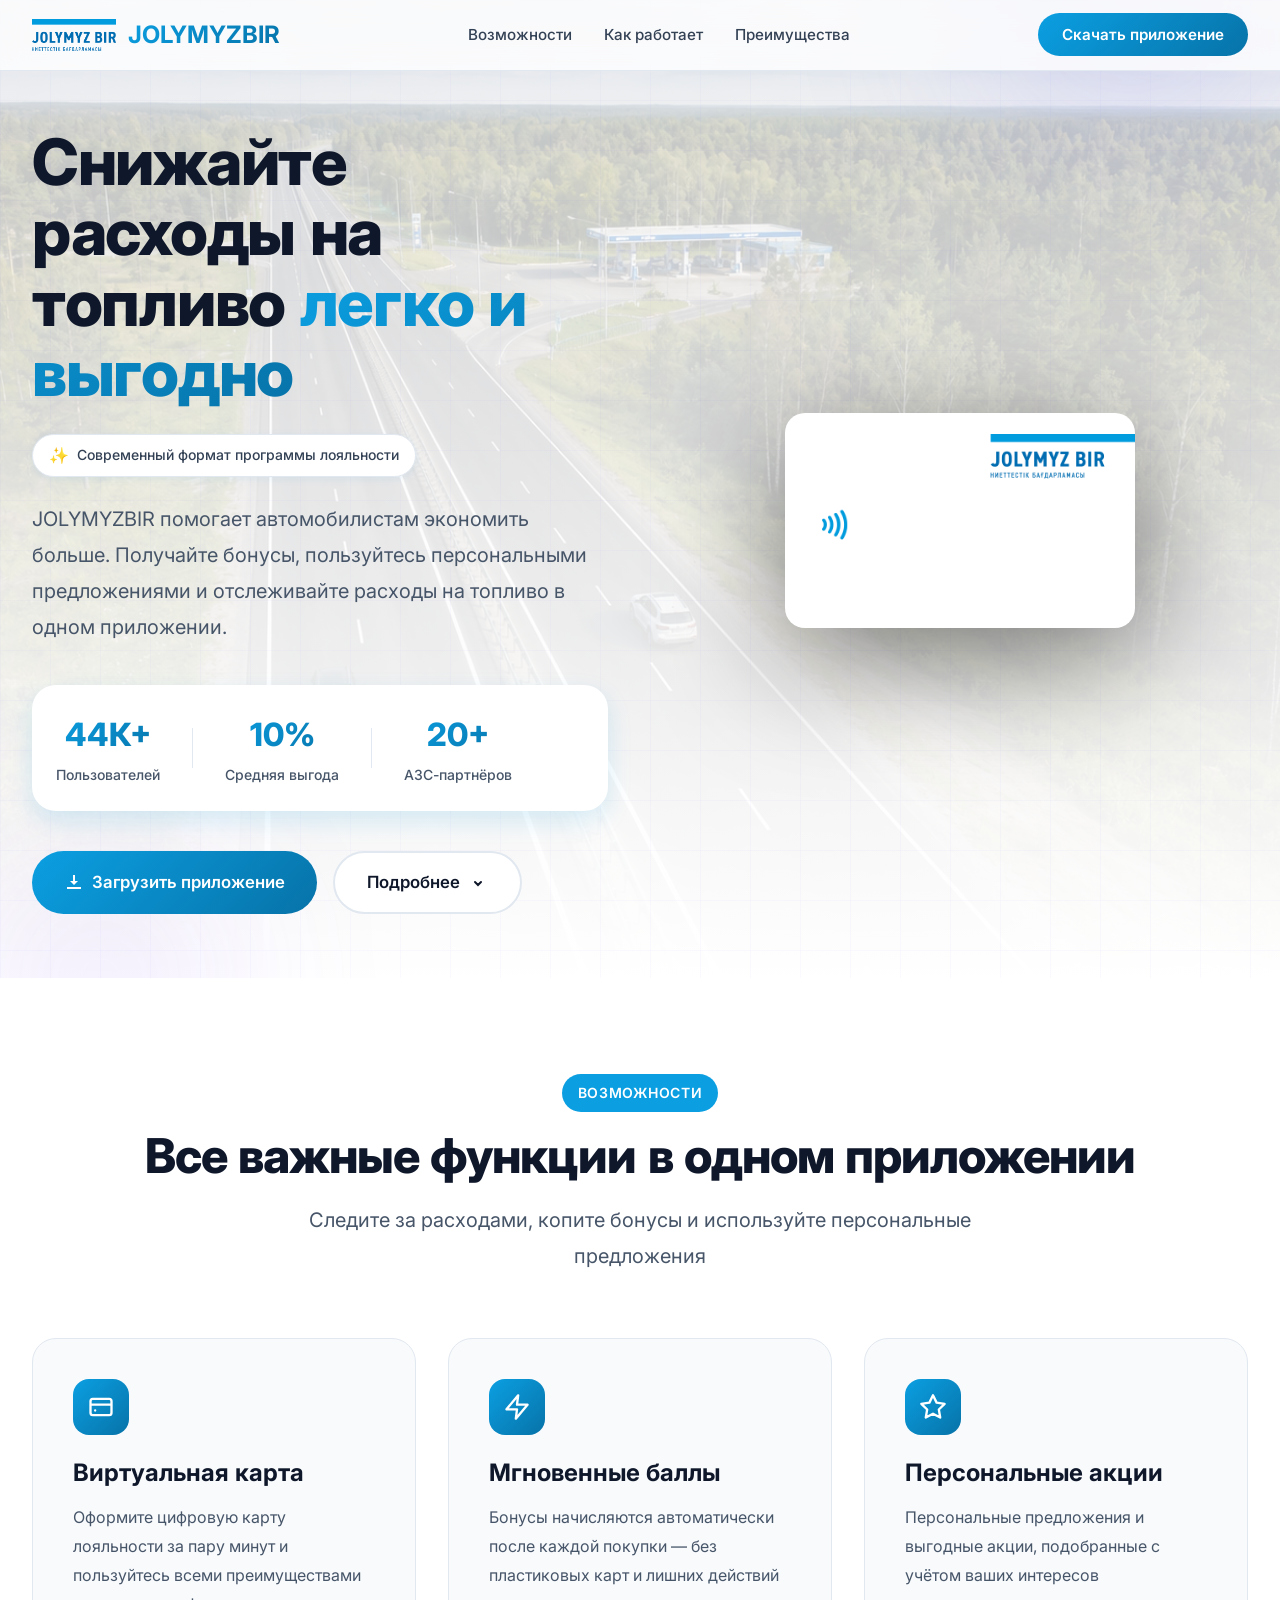
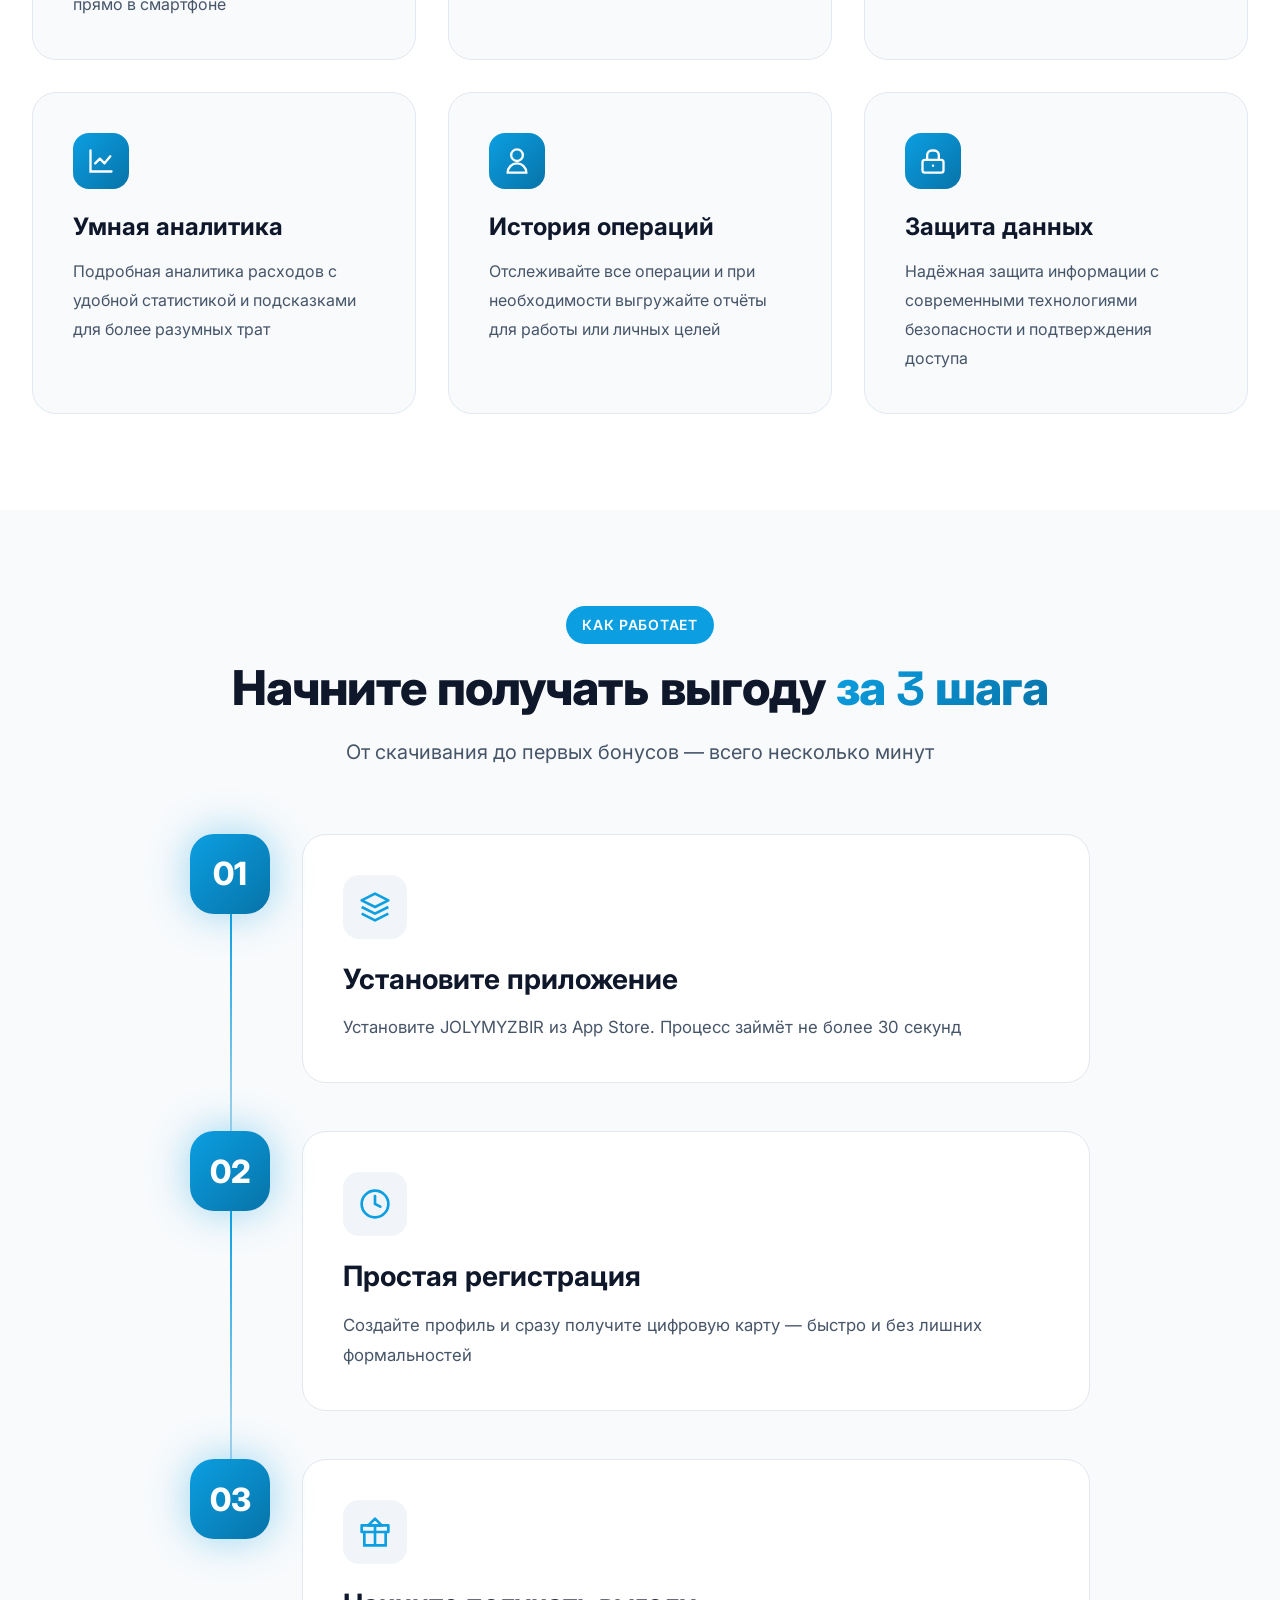
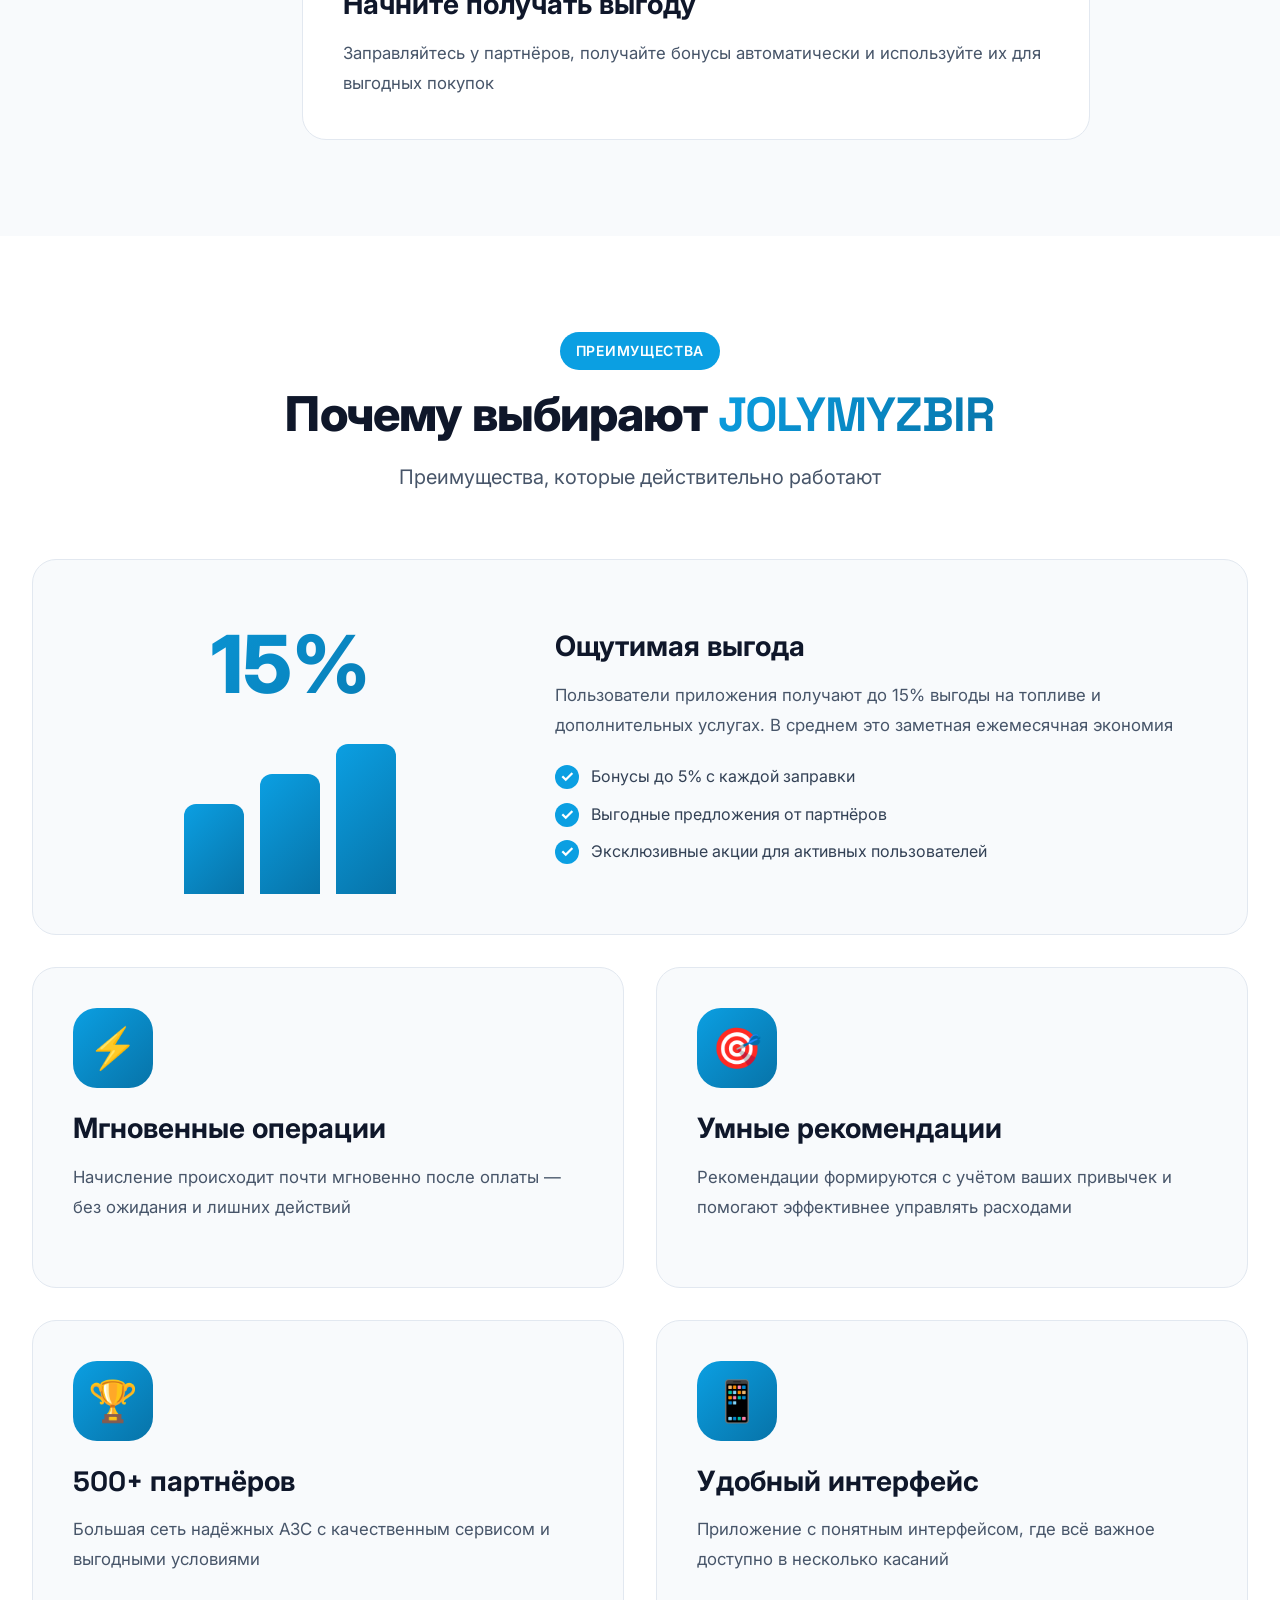
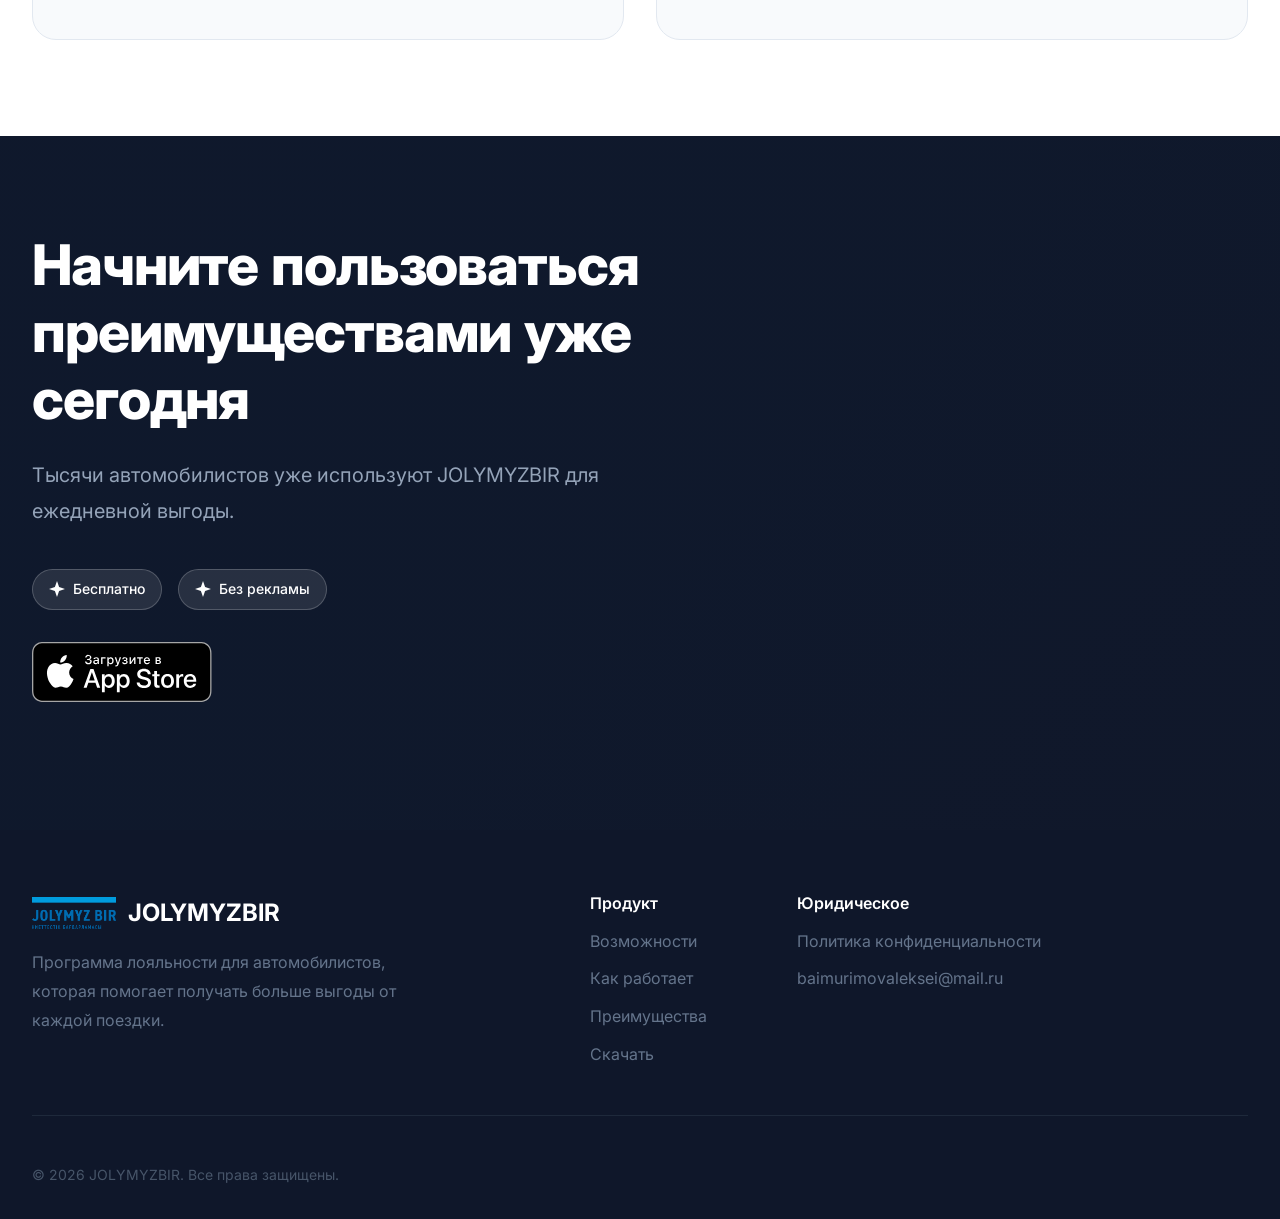
<file: index.html>
<!DOCTYPE html>

<html lang="ru">
<head>
    <meta charset="utf-8"/>
    <meta content="width=device-width, initial-scale=1.0" name="viewport"/>
    <meta content="JOLYMYZBIR — современная программа лояльности для автомобилистов. Получайте бонусы, экономьте на топливе и открывайте специальные предложения" name="description"/>
    <title>JOLYMYZBIR — выгодные поездки каждый день</title>
    <!-- Google Fonts -->
    <link href="https://fonts.googleapis.com" rel="preconnect"/>
    <link crossorigin="" href="https://fonts.gstatic.com" rel="preconnect"/>
    <link href="https://fonts.googleapis.com/css2?family=Inter:wght@400;500;600;700;800&amp;family=Space+Grotesk:wght@600;700&amp;display=swap" rel="stylesheet"/>
    <!-- Custom CSS -->
    <link href="style.css" rel="stylesheet"/>
</head>
<body>
<!-- Навигация -->
<nav class="navbar" id="navbar">
    <div class="nav-container">
        <div class="logo">
            <img alt="logo" src="./img/logo.png"/>
            <span class="logo-text">JOLYMYZBIR</span>
        </div>
        <ul class="nav-links">
            <li><a href="#features">Возможности</a></li>
            <li><a href="#how-it-works">Как работает</a></li>
            <li><a href="#benefits">Преимущества</a></li>
        </ul>
        <div class="nav-actions">
            <a class="btn-download desktop" href="#download">Скачать приложение</a>
            <a class="btn-download phone" href="#download">Скачать</a>
        </div>
        <!-- Mobile Menu Toggle -->
        <button aria-label="Меню" class="mobile-menu-toggle">
            <span></span>
            <span></span>
            <span></span>
        </button>
    </div>
</nav>
<!-- Hero Section -->
<section class="hero">
    <div class="hero-background">
        <div class="gradient-orb orb-1"></div>
        <div class="gradient-orb orb-2"></div>
        <div class="grid-pattern"></div>
    </div>
    <div class="hero-content">
        <div class="hero-text">
            <h1 class="hero-title">
                Снижайте расходы на топливо
                <span class="gradient-text">легко и выгодно</span>
            </h1>
            <div class="badge">
                <span class="badge-icon">✨</span>
                Современный формат программы лояльности
            </div>
            <p class="hero-description">
                JOLYMYZBIR помогает автомобилистам экономить больше. Получайте бонусы, пользуйтесь персональными предложениями и отслеживайте расходы на топливо в одном приложении.
            </p>
            <div class="hero-stats">
                <div class="stat-item">
                    <div class="stat-number">65К+</div>
                    <div class="stat-label">Пользователей</div>
                </div>
                <div class="stat-divider"></div>
                <div class="stat-item">
                    <div class="stat-number">15%</div>
                    <div class="stat-label">Средняя выгода</div>
                </div>
                <div class="stat-divider"></div>
                <div class="stat-item">
                    <div class="stat-number">30+</div>
                    <div class="stat-label">АЗС-партнёров</div>
                </div>
            </div>
            <div class="hero-buttons">
                <a class="btn-primary" href="https://apps.apple.com/ru/app/id6758012434">
                    <svg fill="none" height="20" viewbox="0 0 20 20" width="20">
                        <path d="M10 13L6 9H9V3H11V9H14L10 13Z" fill="currentColor"></path>
                        <path d="M3 15H17V17H3V15Z" fill="currentColor"></path>
                    </svg>
                    Загрузить приложение
                </a>
                <a class="btn-secondary" href="#features">
                    Подробнее
                    <svg fill="none" height="20" viewbox="0 0 20 20" width="20">
                        <path d="M7 10L10 13L13 10" stroke="currentColor" stroke-linecap="round" stroke-width="2"></path>
                    </svg>
                </a>
            </div>
        </div>
        <div class="hero-visual">
            <div class="card-mockup">
                <div class="card-frame">
                    <img alt="jolymyzbir app" src="./img/card.png"/>
                    <div class="phone-notch"></div>
                </div>
            </div>
        </div>
    </div>
</section>
<!-- Features Section -->
<section class="features" id="features">
    <div class="section-container">
        <div class="section-header">
            <span class="section-badge">Возможности</span>
            <h2 class="section-title">Все важные функции в одном приложении</h2>
            <p class="section-subtitle">
                Следите за расходами, копите бонусы и используйте персональные предложения
            </p>
        </div>
        <div class="features-grid">
            <div class="feature-card">
                <div class="feature-icon-wrapper">
                    <div class="feature-icon">
                        <svg fill="none" height="28" viewbox="0 0 24 24" width="28">
                            <rect height="14" rx="2" stroke="currentColor" stroke-width="2" width="18" x="3" y="5"></rect>
                            <path d="M3 10H21" stroke="currentColor" stroke-width="2"></path>
                            <circle cx="7" cy="15" fill="currentColor" r="1"></circle>
                        </svg>
                    </div>
                </div>
                <h3 class="feature-title">Виртуальная карта</h3>
                <p class="feature-description">
                    Оформите цифровую карту лояльности за пару минут и пользуйтесь всеми преимуществами прямо в смартфоне
                </p>
            </div>
            <div class="feature-card">
                <div class="feature-icon-wrapper">
                    <div class="feature-icon">
                        <svg fill="none" height="28" viewbox="0 0 24 24" width="28">
                            <path d="M13 2L3 14H12L11 22L21 10H12L13 2Z" stroke="currentColor" stroke-linejoin="round" stroke-width="2"></path>
                        </svg>
                    </div>
                </div>
                <h3 class="feature-title">Мгновенные баллы</h3>
                <p class="feature-description">
                    Бонусы начисляются автоматически после каждой покупки — без пластиковых карт и лишних действий
                </p>
            </div>
            <div class="feature-card">
                <div class="feature-icon-wrapper">
                    <div class="feature-icon">
                        <svg fill="none" height="28" viewbox="0 0 24 24" width="28">
                            <path d="M12 2L15.09 8.26L22 9.27L17 14.14L18.18 21.02L12 17.77L5.82 21.02L7 14.14L2 9.27L8.91 8.26L12 2Z" stroke="currentColor" stroke-linejoin="round" stroke-width="2"></path>
                        </svg>
                    </div>
                </div>
                <h3 class="feature-title">Персональные акции</h3>
                <p class="feature-description">
                    Персональные предложения и выгодные акции, подобранные с учётом ваших интересов
                </p>
            </div>
            <div class="feature-card">
                <div class="feature-icon-wrapper">
                    <div class="feature-icon">
                        <svg fill="none" height="28" viewbox="0 0 24 24" width="28">
                            <path d="M3 3V21H21" stroke="currentColor" stroke-linecap="round" stroke-width="2"></path>
                            <path d="M7 14L11 10L15 14L20 8" stroke="currentColor" stroke-linecap="round" stroke-linejoin="round" stroke-width="2"></path>
                        </svg>
                    </div>
                </div>
                <h3 class="feature-title">Умная аналитика</h3>
                <p class="feature-description">
                    Подробная аналитика расходов с удобной статистикой и подсказками для более разумных трат
                </p>
            </div>
            <div class="feature-card">
                <div class="feature-icon-wrapper">
                    <div class="feature-icon">
                        <svg fill="none" height="28" viewbox="0 0 24 24" width="28">
                            <path d="M12 2C9.243 2 7 4.243 7 7C7 9.757 9.243 12 12 12C14.757 12 17 9.757 17 7C17 4.243 14.757 2 12 2Z" stroke="currentColor" stroke-width="2"></path>
                            <path d="M12 14C7.589 14 4 17.589 4 22H20C20 17.589 16.411 14 12 14Z" stroke="currentColor" stroke-width="2"></path>
                        </svg>
                    </div>
                </div>
                <h3 class="feature-title">История операций</h3>
                <p class="feature-description">
                    Отслеживайте все операции и при необходимости выгружайте отчёты для работы или личных целей
                </p>
            </div>
            <div class="feature-card">
                <div class="feature-icon-wrapper">
                    <div class="feature-icon">
                        <svg fill="none" height="28" viewbox="0 0 24 24" width="28">
                            <rect height="11" rx="2" stroke="currentColor" stroke-width="2" width="18" x="3" y="11"></rect>
                            <path d="M7 11V7C7 4.791 8.791 3 11 3H13C15.209 3 17 4.791 17 7V11" stroke="currentColor" stroke-width="2"></path>
                            <circle cx="12" cy="16" fill="currentColor" r="1"></circle>
                        </svg>
                    </div>
                </div>
                <h3 class="feature-title">Защита данных</h3>
                <p class="feature-description">
                    Надёжная защита информации с современными технологиями безопасности и подтверждения доступа
                </p>
            </div>
        </div>
    </div>
</section>
<!-- How It Works Section -->
<section class="how-it-works" id="how-it-works">
    <div class="section-container">
        <div class="section-header">
            <span class="section-badge">Как работает</span>
            <h2 class="section-title">Начните получать выгоду <span class="gradient-text">за 3 шага</span></h2>
            <p class="section-subtitle">
                От скачивания до первых бонусов — всего несколько минут
            </p>
        </div>
        <div class="steps-timeline">
            <div class="step-item">
                <div class="step-number">01</div>
                <div class="step-content">
                    <div class="step-icon-container">
                        <svg fill="none" height="32" viewbox="0 0 24 24" width="32">
                            <path d="M12 2L2 7L12 12L22 7L12 2Z" stroke="currentColor" stroke-linejoin="round" stroke-width="2"></path>
                            <path d="M2 17L12 22L22 17" stroke="currentColor" stroke-linejoin="round" stroke-width="2"></path>
                            <path d="M2 12L12 17L22 12" stroke="currentColor" stroke-linejoin="round" stroke-width="2"></path>
                        </svg>
                    </div>
                    <h3 class="step-title">Установите приложение</h3>
                    <p class="step-description">
                        Установите JOLYMYZBIR из App Store.
                        Процесс займёт не более 30 секунд
                    </p>
                </div>
                <div class="step-connector"></div>
            </div>
            <div class="step-item">
                <div class="step-number">02</div>
                <div class="step-content">
                    <div class="step-icon-container">
                        <svg fill="none" height="32" viewbox="0 0 24 24" width="32">
                            <circle cx="12" cy="12" r="10" stroke="currentColor" stroke-width="2"></circle>
                            <path d="M12 6V12L16 14" stroke="currentColor" stroke-linecap="round" stroke-width="2"></path>
                        </svg>
                    </div>
                    <h3 class="step-title">Простая регистрация</h3>
                    <p class="step-description">
                        Создайте профиль и сразу получите цифровую карту — быстро и без лишних формальностей
                    </p>
                </div>
                <div class="step-connector"></div>
            </div>
            <div class="step-item">
                <div class="step-number">03</div>
                <div class="step-content">
                    <div class="step-icon-container">
                        <svg fill="none" height="32" viewbox="0 0 24 24" width="32">
                            <path d="M20 12V22H4V12" stroke="currentColor" stroke-linecap="round" stroke-width="2"></path>
                            <path d="M22 7H2V12H22V7Z" stroke="currentColor" stroke-linejoin="round" stroke-width="2"></path>
                            <path d="M12 22V7" stroke="currentColor" stroke-width="2"></path>
                            <path d="M12 7H17L12 2L7 7H12Z" stroke="currentColor" stroke-linejoin="round" stroke-width="2"></path>
                        </svg>
                    </div>
                    <h3 class="step-title">Начните получать выгоду</h3>
                    <p class="step-description">
                        Заправляйтесь у партнёров, получайте бонусы автоматически и используйте их для выгодных покупок
                    </p>
                </div>
            </div>
        </div>
    </div>
</section>
<!-- Benefits Section -->
<section class="benefits" id="benefits">
    <div class="section-container">
        <div class="section-header">
            <span class="section-badge">Преимущества</span>
            <h2 class="section-title">Почему выбирают <span class="gradient-text">JOLYMYZBIR</span></h2>
            <p class="section-subtitle">
                Преимущества, которые действительно работают
            </p>
        </div>
        <div class="benefits-grid">
            <div class="benefit-card benefit-large">
                <div class="benefit-visual">
                    <div class="benefit-number">15%</div>
                    <div class="benefit-chart">
                        <div class="chart-bar" style="height: 60%"></div>
                        <div class="chart-bar" style="height: 80%"></div>
                        <div class="chart-bar" style="height: 100%"></div>
                    </div>
                </div>
                <div class="benefit-content">
                    <h3 class="benefit-title">Ощутимая выгода</h3>
                    <p class="benefit-description">
                        Пользователи приложения получают до 15% выгоды на топливе и дополнительных услугах. В среднем это заметная ежемесячная экономия
                    </p>
                    <ul class="benefit-list">
                        <li>Бонусы до 5% с каждой заправки</li>
                        <li>Выгодные предложения от партнёров</li>
                        <li>Эксклюзивные акции для активных пользователей</li>
                    </ul>
                </div>
            </div>
            <div class="benefit-card">
                <div class="benefit-icon-lg">⚡</div>
                <h3 class="benefit-title">Мгновенные операции</h3>
                <p class="benefit-description">
                    Начисление происходит почти мгновенно после оплаты — без ожидания и лишних действий
                </p>
            </div>
            <div class="benefit-card">
                <div class="benefit-icon-lg">🎯</div>
                <h3 class="benefit-title">Умные рекомендации</h3>
                <p class="benefit-description">
                    Рекомендации формируются с учётом ваших привычек и помогают эффективнее управлять расходами
                </p>
            </div>
            <div class="benefit-card">
                <div class="benefit-icon-lg">🏆</div>
                <h3 class="benefit-title">500+ партнёров</h3>
                <p class="benefit-description">
                    Большая сеть надёжных АЗС с качественным сервисом и выгодными условиями
                </p>
            </div>
            <div class="benefit-card">
                <div class="benefit-icon-lg">📱</div>
                <h3 class="benefit-title">Удобный интерфейс</h3>
                <p class="benefit-description">
                    Приложение с понятным интерфейсом, где всё важное доступно в несколько касаний
                </p>
            </div>
        </div>
    </div>
</section>
<!-- Download CTA Section -->
<section class="download-cta" id="download">
    <div class="download-container">
        <div class="download-content">
            <h2 class="download-title">Начните пользоваться преимуществами уже сегодня</h2>
            <p class="download-subtitle">
                Тысячи автомобилистов уже используют JOLYMYZBIR для ежедневной выгоды.
            </p>
            <div class="download-features">
                <div class="feature-badge">
                    <svg fill="currentColor" height="16" viewbox="0 0 16 16" width="16">
                        <path d="M8 0L10.1 5.9L16 8L10.1 10.1L8 16L5.9 10.1L0 8L5.9 5.9L8 0Z"></path>
                    </svg>
                    Бесплатно
                </div>
                <div class="feature-badge">
                    <svg fill="currentColor" height="16" viewbox="0 0 16 16" width="16">
                        <path d="M8 0L10.1 5.9L16 8L10.1 10.1L8 16L5.9 10.1L0 8L5.9 5.9L8 0Z"></path>
                    </svg>
                    Без рекламы
                </div>
            </div>
            <div class="download-buttons">
                <a class="store-button" href="https://apps.apple.com/ru/app/id6758012434">
                    <img alt="" class="scale" src="./img/store.svg"/>
                </a>
            </div>
        </div>
    </div>
</section>
<!-- Footer -->
<footer class="footer">
    <div class="footer-container">
        <div class="footer-main">
            <div class="footer-brand">
                <div class="footer-logo">
                    <img alt="logo" src="./img/logo.png">
                    <span>JOLYMYZBIR</span>
                    </img></div>
                <p class="footer-tagline">
                    Программа лояльности для автомобилистов, которая помогает получать больше выгоды от каждой поездки.
                </p>
            </div>
            <div class="footer-links-group">
                <div class="footer-column">
                    <h4 class="footer-heading">Продукт</h4>
                    <ul class="footer-links">
                        <li><a href="#features">Возможности</a></li>
                        <li><a href="#how-it-works">Как работает</a></li>
                        <li><a href="#benefits">Преимущества</a></li>
                        <li><a href="#download">Скачать</a></li>
                    </ul>
                </div>
                <div class="footer-column">
                    <h4 class="footer-heading">Юридическое</h4>
                    <ul class="footer-links">
                        <li><a href="./privacy.html">Политика конфиденциальности</a></li>
                        <li><a href="mailto:baimurimovaleksei@mail.ru" title="Связаться с нами">baimurimovaleksei@mail.ru</a></li>
                    </ul>
                </div>
            </div>
        </div>
        <div class="footer-bottom">
            <p class="footer-copyright">
                © 2026 JOLYMYZBIR. Все права защищены.
            </p>
        </div>
    </div>
</footer>
<!-- Custom JS -->
<script src="script.js"></script>
</body>
</html>
</file>
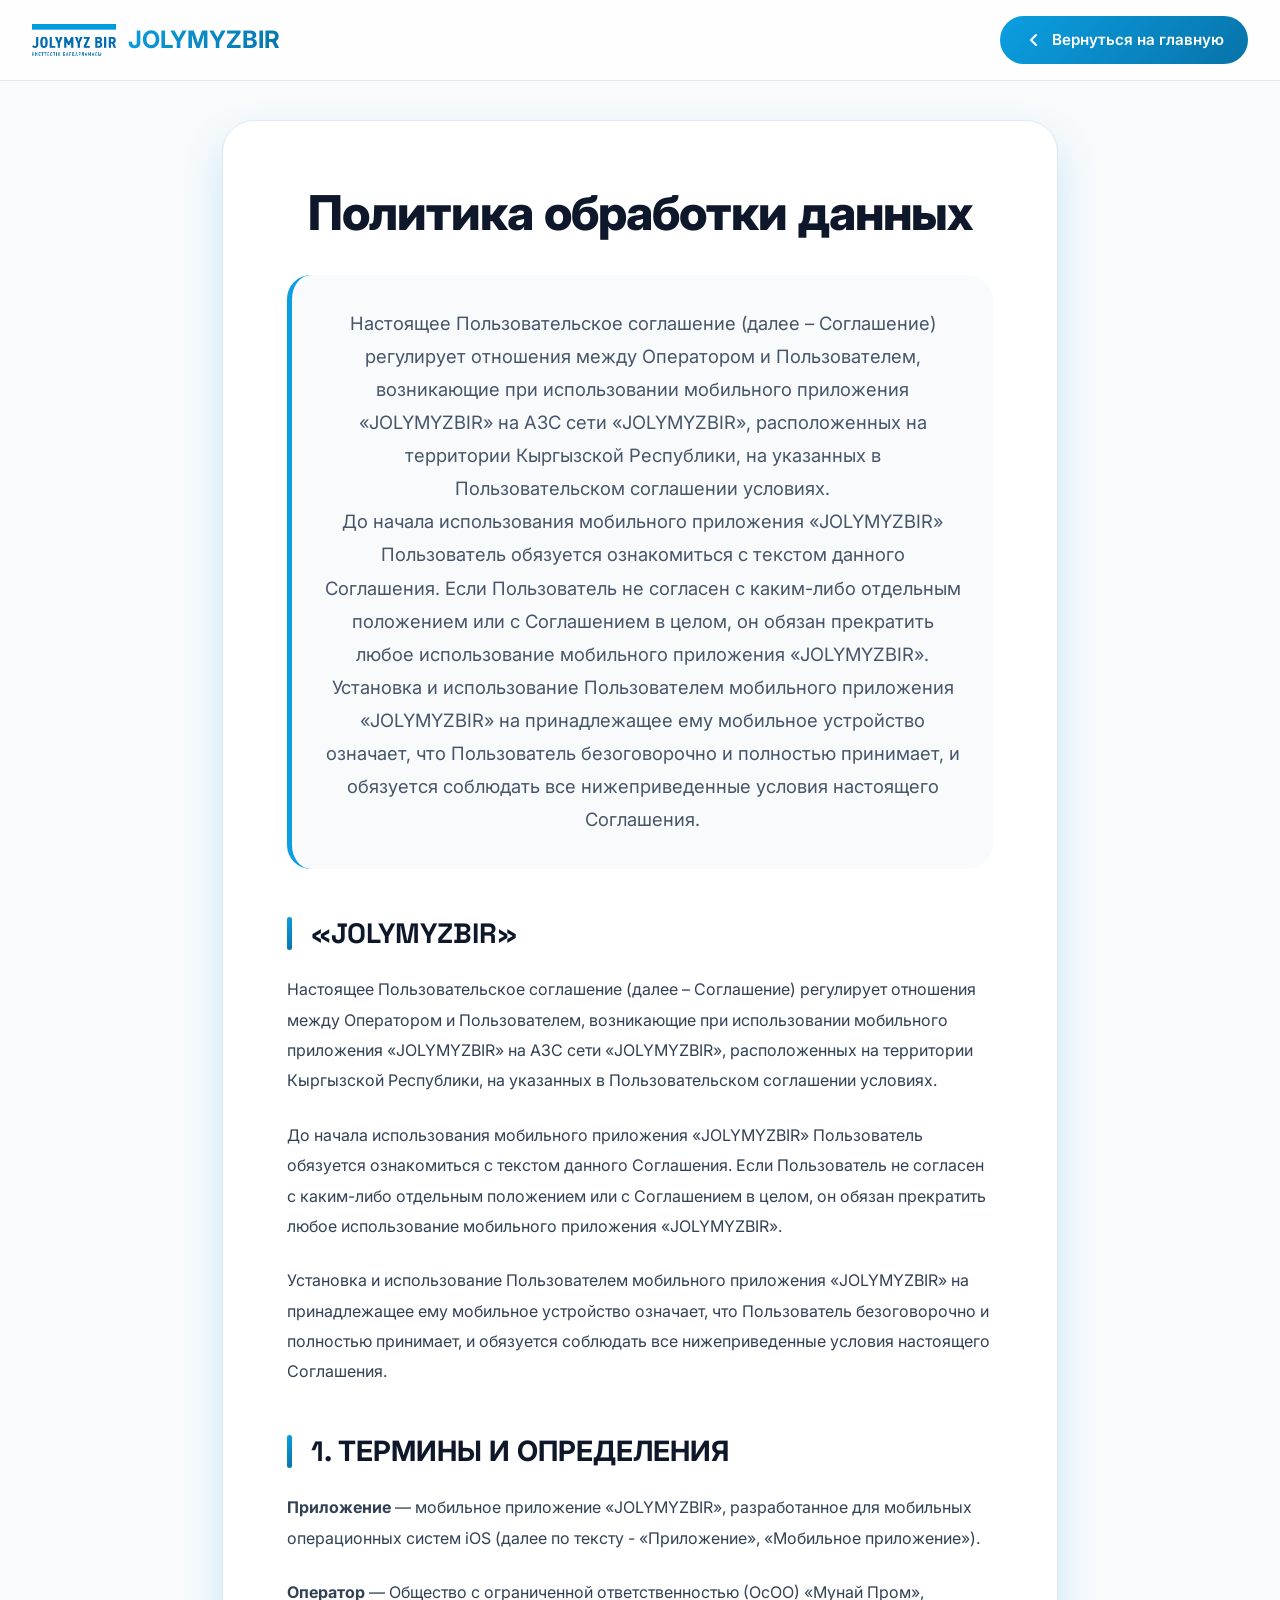
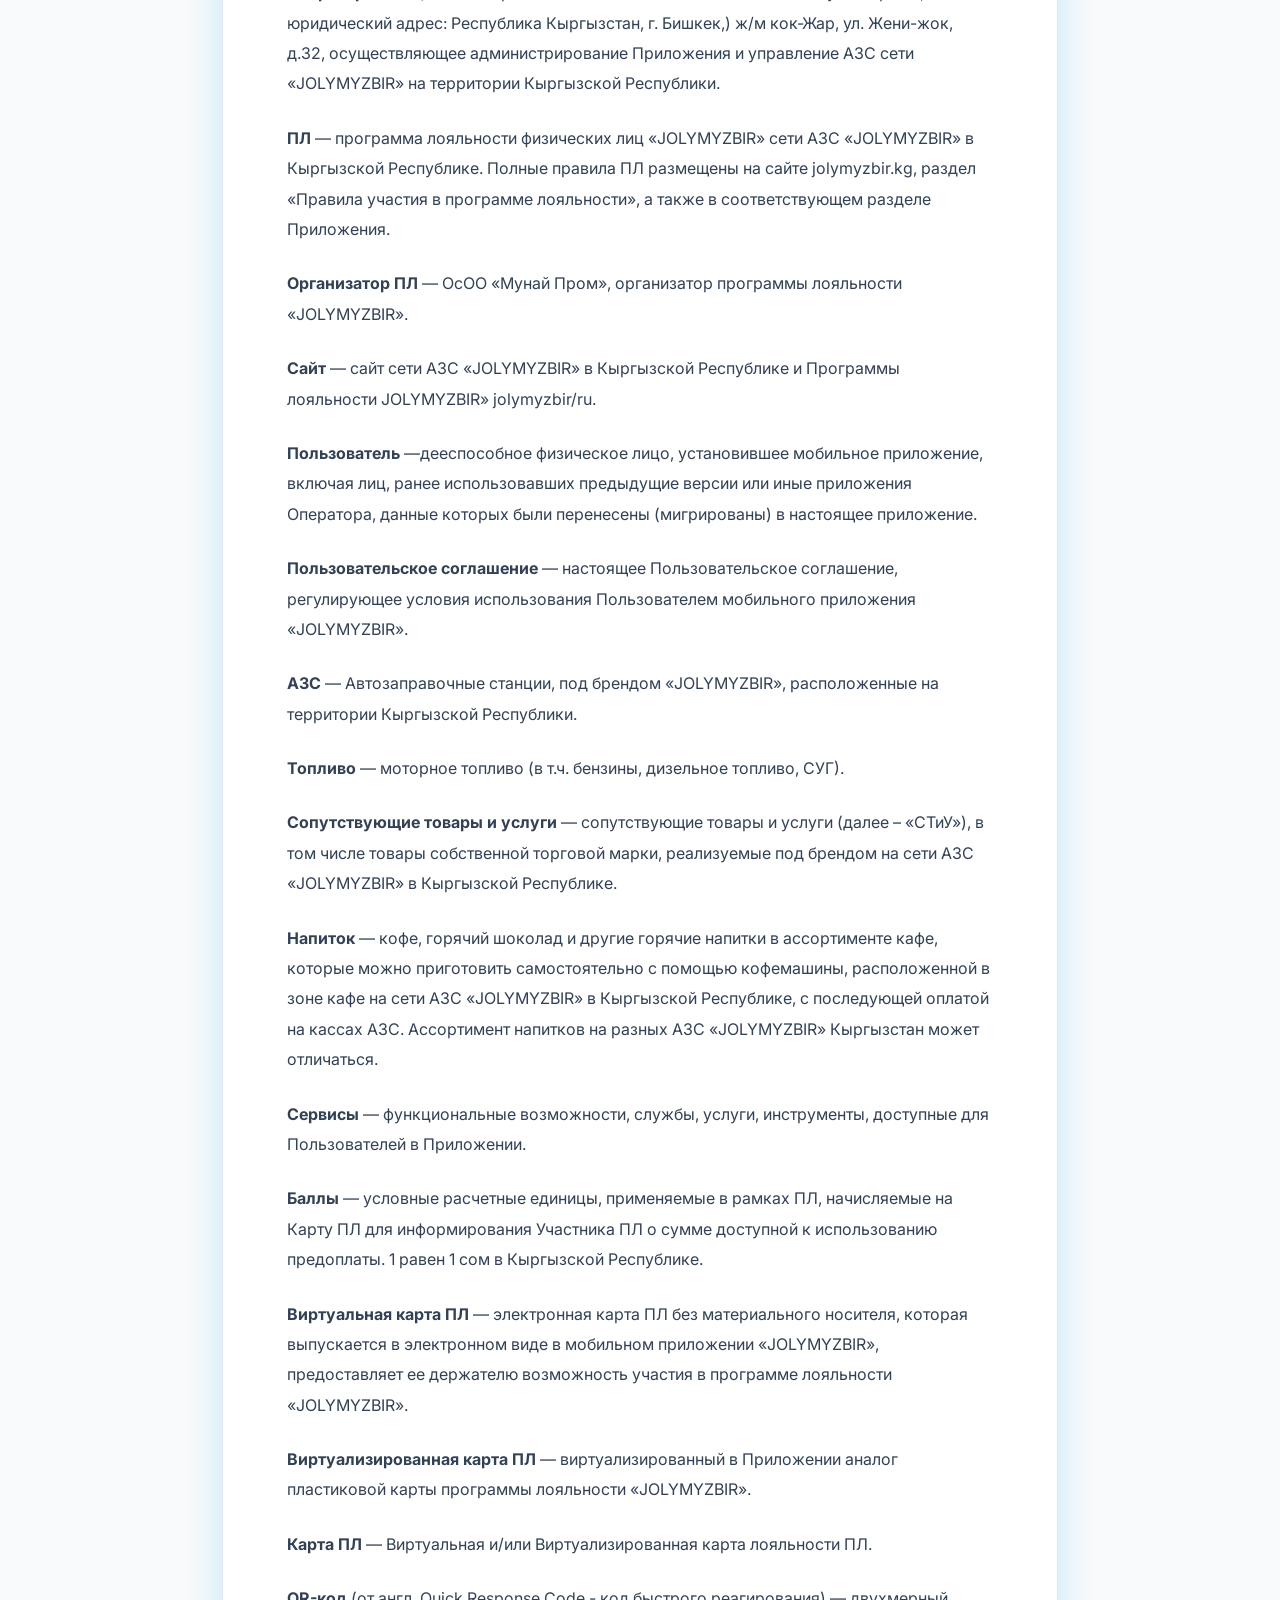
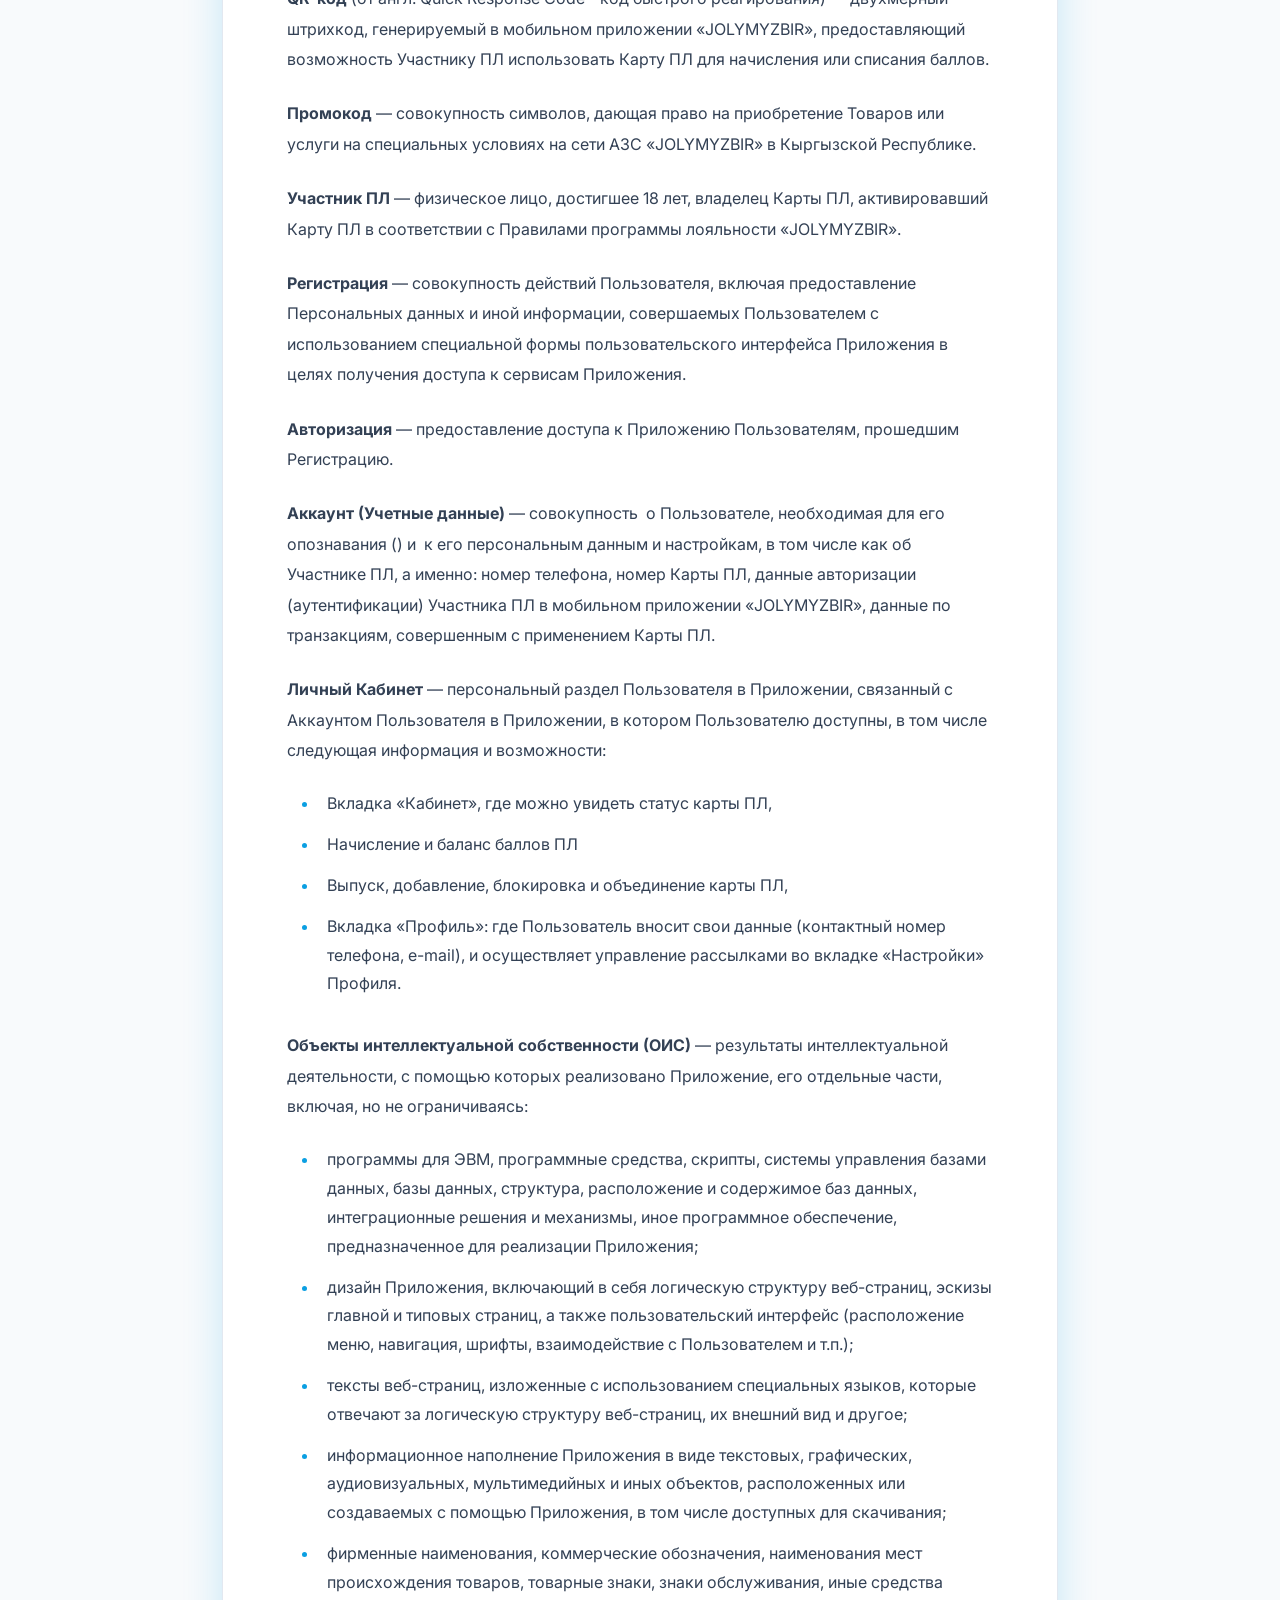
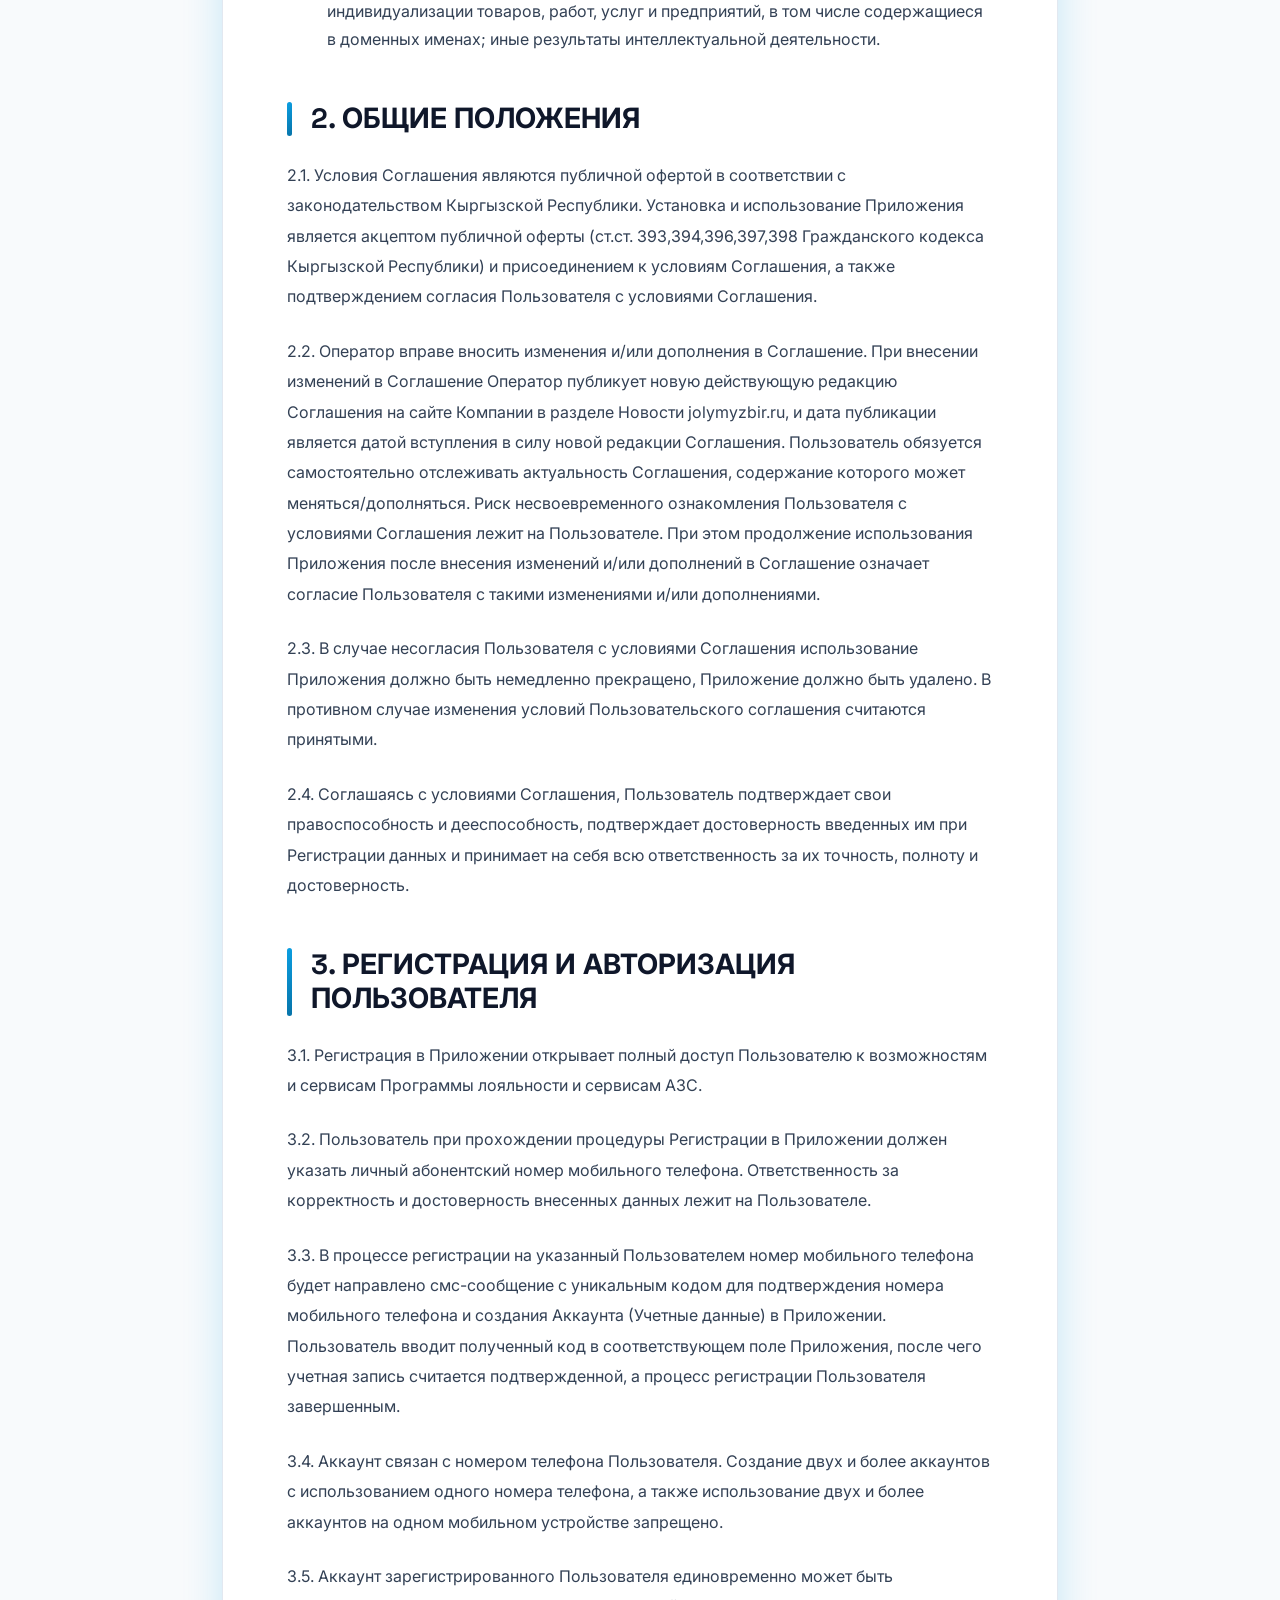
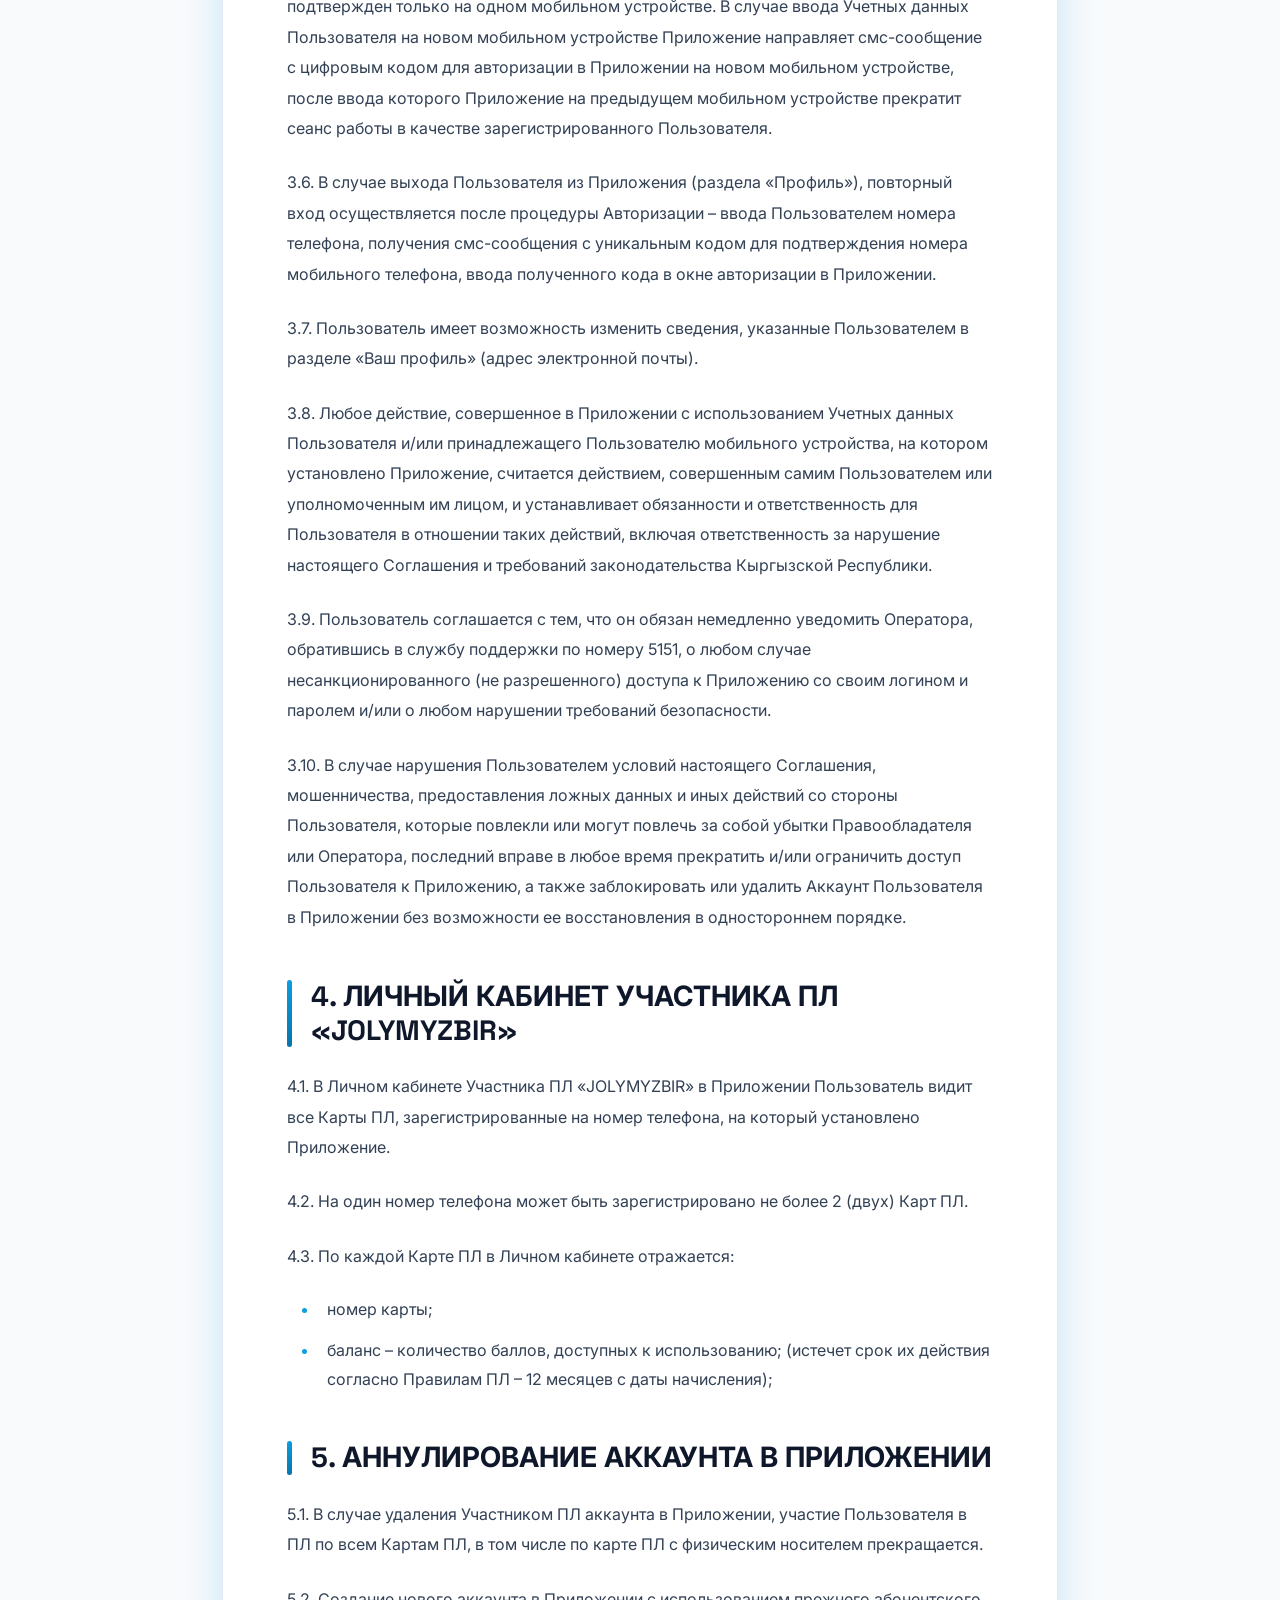
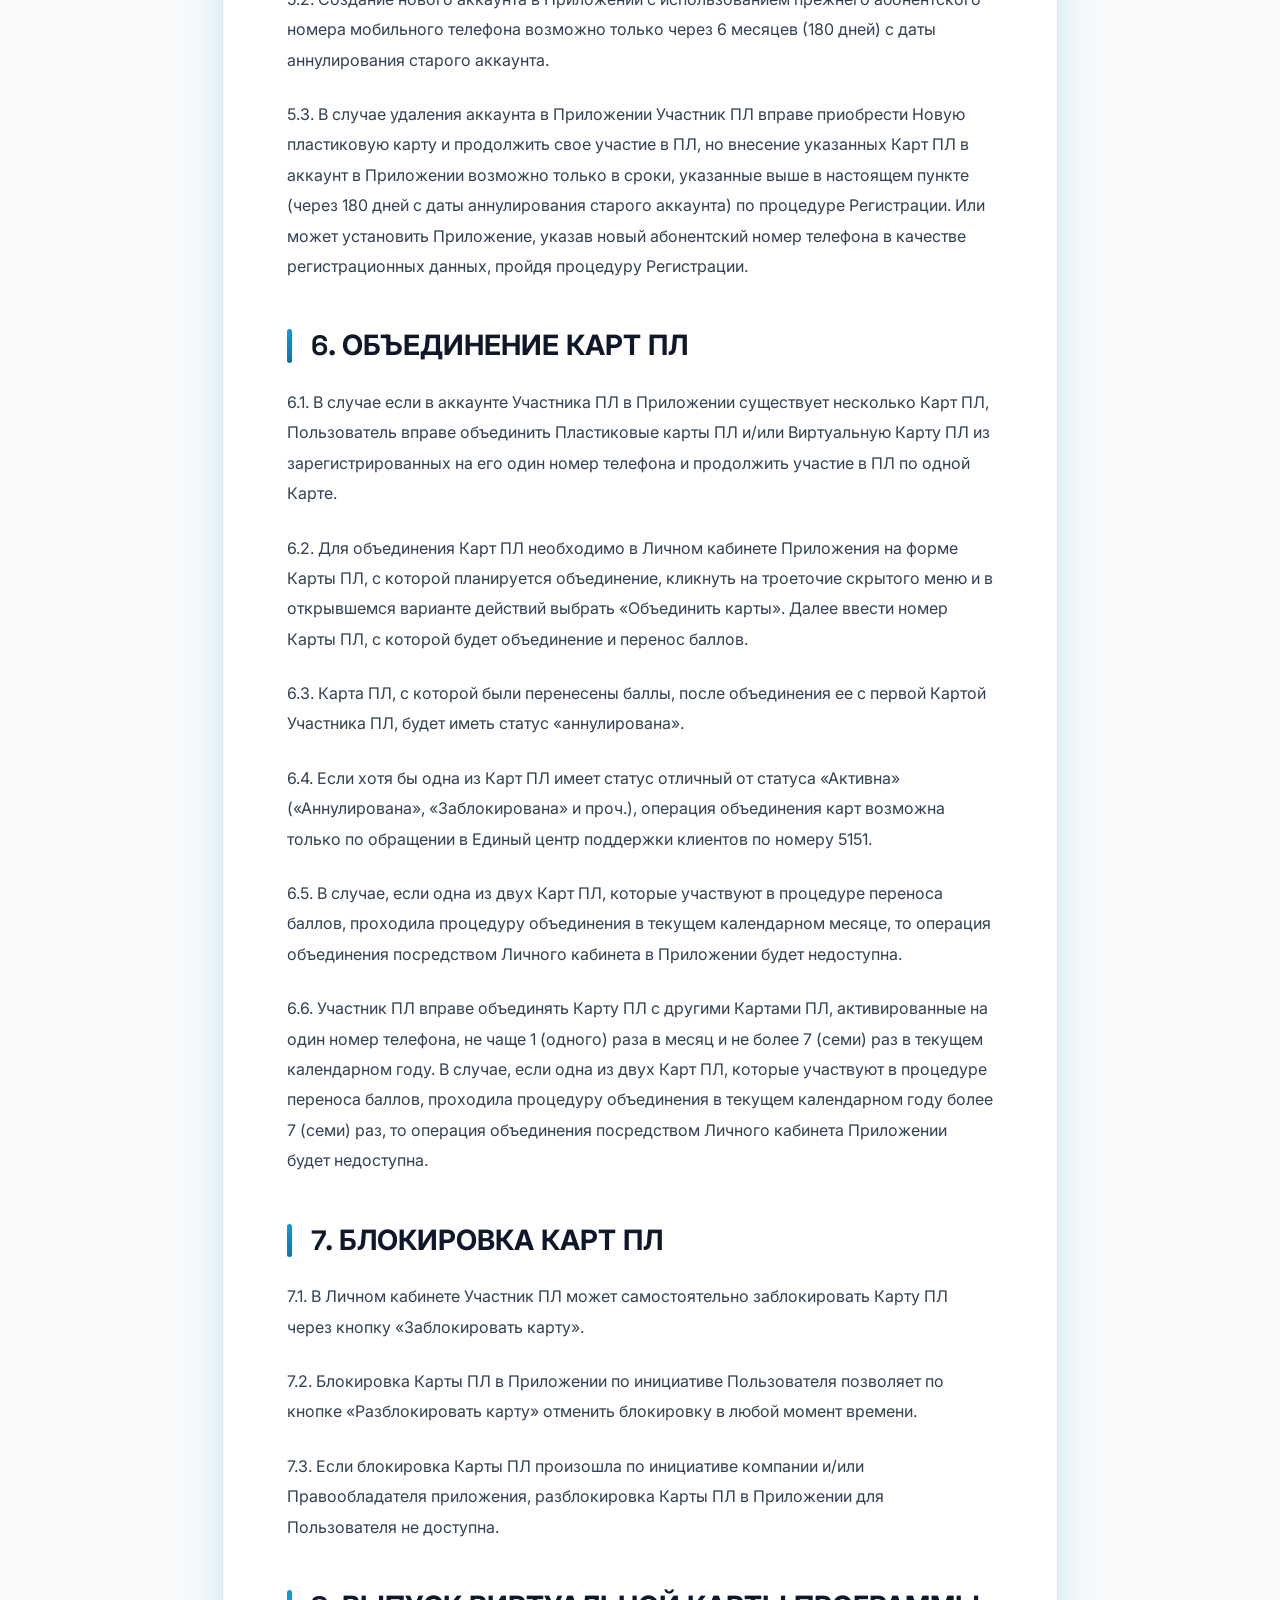
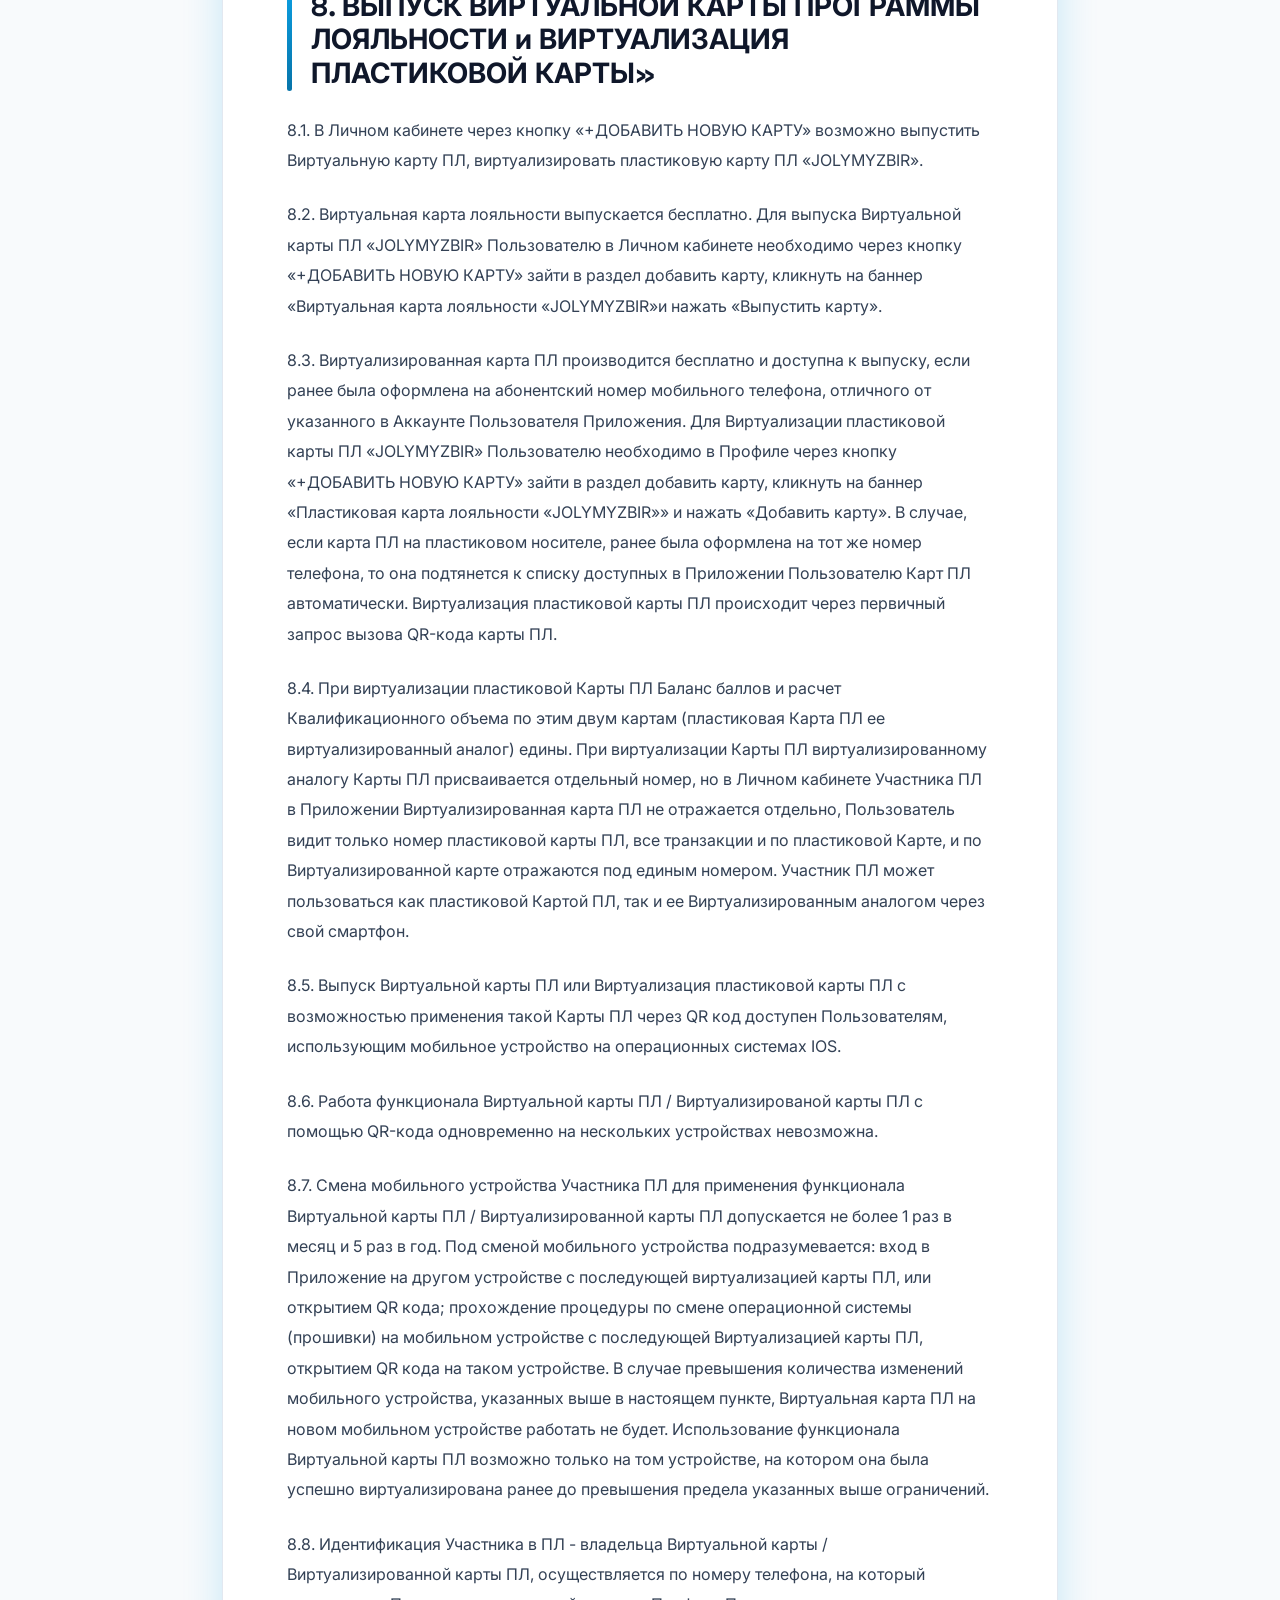
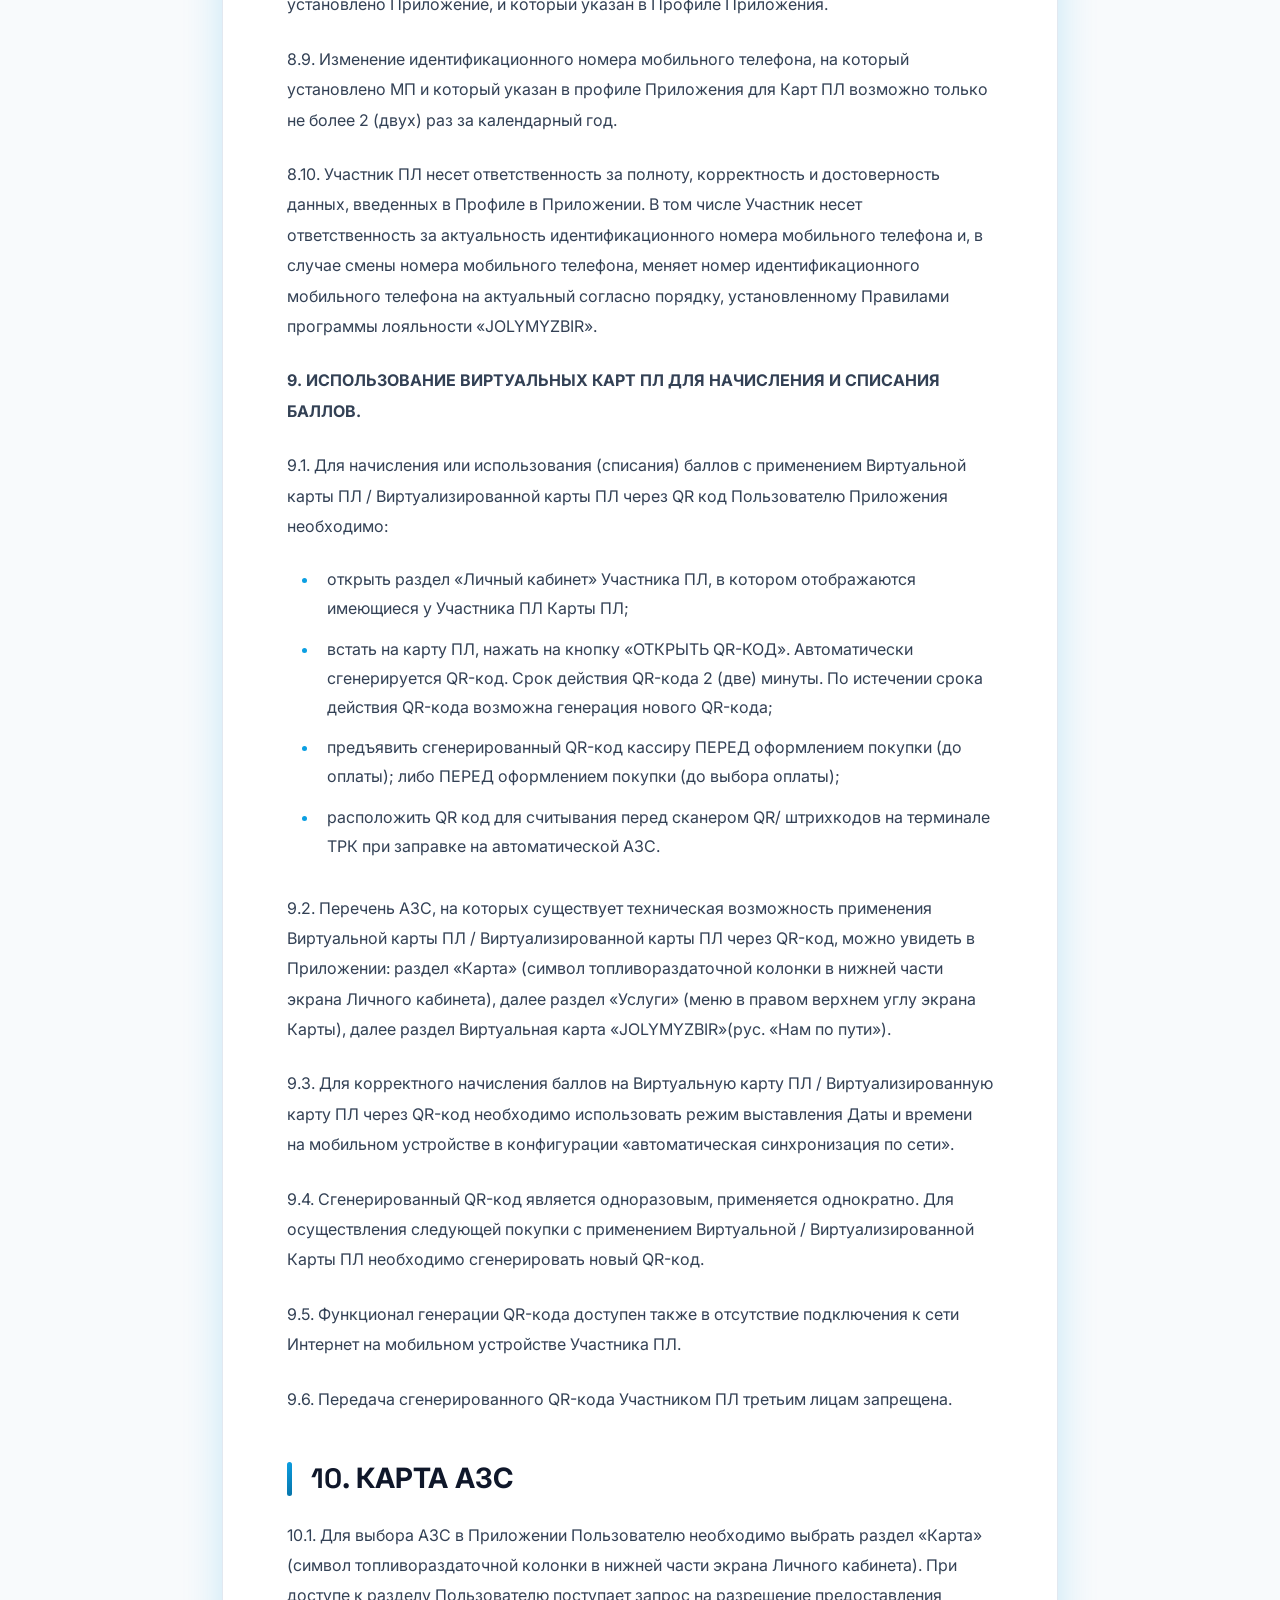
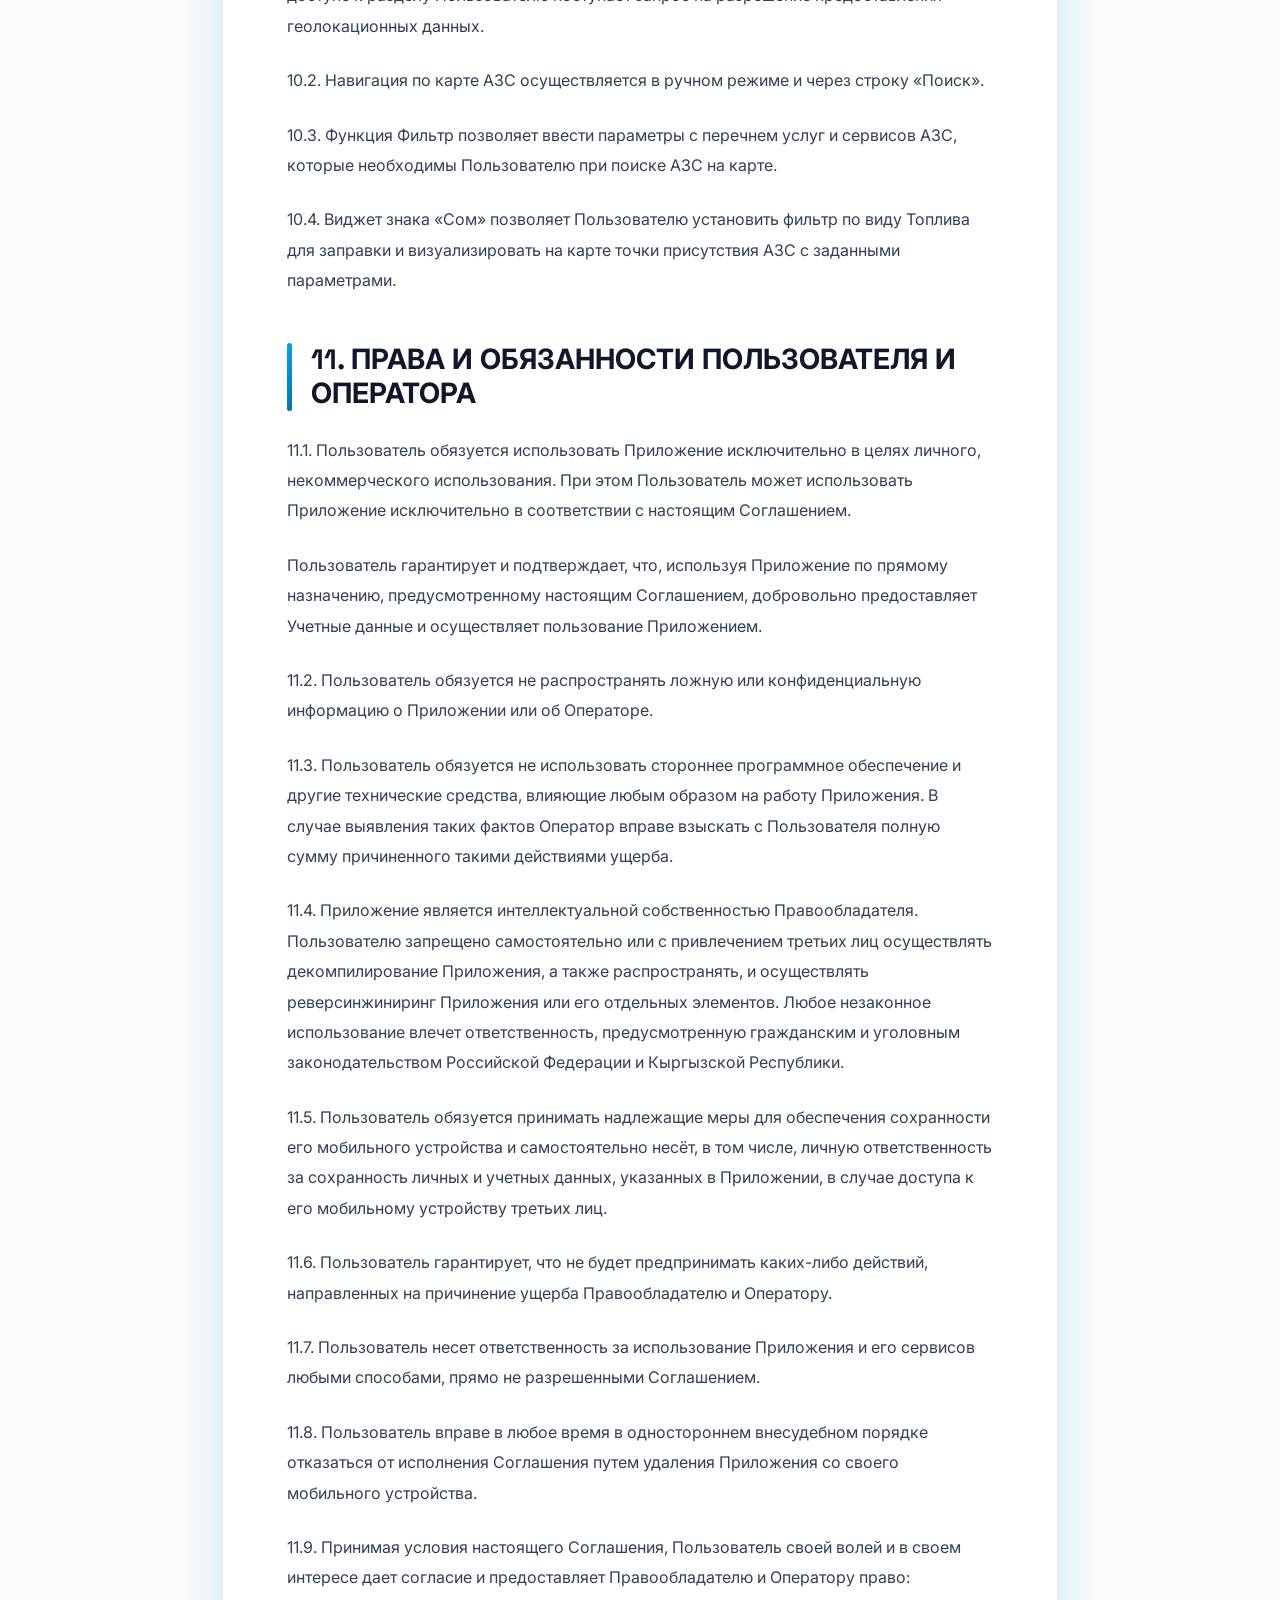
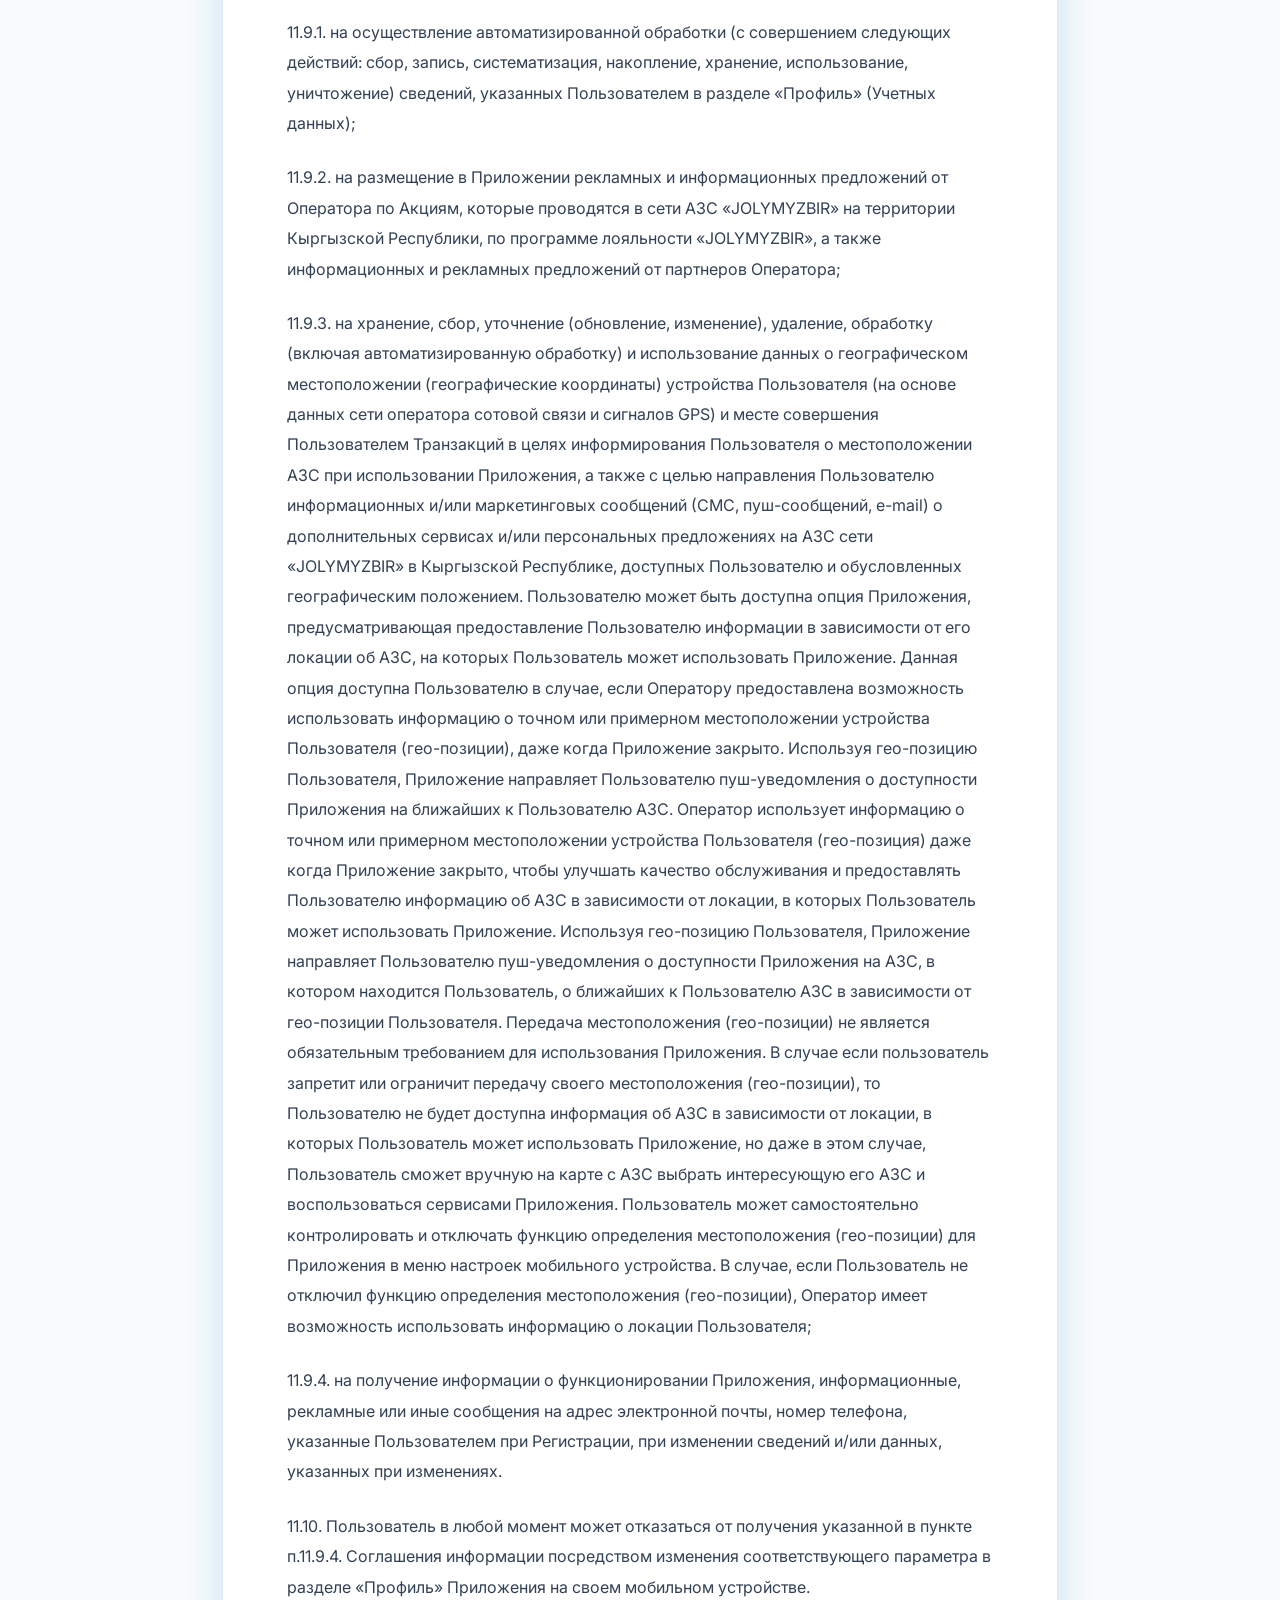
<file: privacy.html>
<!DOCTYPE html>

<html lang="ru">
<head>
    <meta charset="utf-8"/>
    <meta content="width=device-width, initial-scale=1.0" name="viewport"/>
    <meta content="Политика конфиденциальности JOLYMYZBIR — обработка и защита персональных данных пользователей" name="description"/>
    <title>Политика конфиденциальности — JOLYMYZBIR</title>
    <!-- Google Fonts -->
    <link href="https://fonts.googleapis.com" rel="preconnect"/>
    <link crossorigin="" href="https://fonts.gstatic.com" rel="preconnect"/>
    <link href="https://fonts.googleapis.com/css2?family=Inter:wght@400;500;600;700;800&amp;family=Space+Grotesk:wght@600;700&amp;display=swap" rel="stylesheet"/>
    <!-- JOLYMYZBIR Styles -->
    <link href="style.css" rel="stylesheet"/>
    <style>
        /* Дополнительные стили для страницы политики */
        .reading-progress {
            position: fixed;
            top: 0;
            left: 0;
            width: 0;
            height: 3px;
            background: var(--gradient-primary);
            z-index: 10000;
            transition: width 0.1s ease-out;
        }

        .privacy-main {
            max-width: 900px;
            margin: 0 auto;
            padding: 120px 2rem 4rem;
        }

        .privacy-content {
            background: var(--color-white);
            border: 1px solid var(--color-gray-200);
            border-radius: var(--radius-2xl);
            padding: 4rem;
            box-shadow: var(--shadow-xl);
            animation: fadeInUp 0.6s ease-out;
        }

        .privacy-title {
            font-size: 3rem;
            font-weight: 800;
            color: var(--color-gray-900);
            margin-bottom: 2rem;
            text-align: center;
            letter-spacing: -0.02em;
        }

        .privacy-intro {
            font-size: 1.15rem;
            color: var(--color-gray-600);
            text-align: center;
            margin-bottom: 3rem;
            padding: 2rem;
            background: var(--color-gray-50);
            border-radius: var(--radius-xl);
            border-left: 5px solid var(--color-primary);
            line-height: 1.8;
        }

        .privacy-section {
            margin: 3rem 0;
        }

        .privacy-section h2 {
            font-size: 1.75rem;
            font-weight: 700;
            color: var(--color-gray-900);
            margin-bottom: 1.5rem;
            padding-left: 1.5rem;
            position: relative;
        }

        .privacy-section h2::before {
            content: '';
            width: 5px;
            height: 100%;
            background: var(--gradient-primary);
            position: absolute;
            left: 0;
            top: 0;
            border-radius: 3px;
        }

        .privacy-section p {
            margin-bottom: 1.5rem;
            color: var(--color-gray-700);
            line-height: 1.9;
        }

        .privacy-section ul {
            margin: 1.5rem 0 2rem 2rem;
            color: var(--color-gray-700);
        }

        .privacy-section li {
            margin-bottom: 0.75rem;
            line-height: 1.8;
            position: relative;
            padding-left: 0.5rem;
        }

        .privacy-section li::marker {
            color: var(--color-primary);
            font-weight: 700;
        }

        .contact-block {
            background: var(--color-gray-50);
            padding: 2rem;
            border-radius: var(--radius-xl);
            margin: 2rem 0;
            border-left: 5px solid var(--color-primary);
        }

        .contact-block a {
            color: var(--color-primary);
            text-decoration: none;
            font-weight: 600;
            transition: var(--transition-base);
        }

        .contact-block a:hover {
            color: var(--color-secondary);
        }

        .important-block {
            background: var(--color-gray-50);
            padding: 1.5rem 2rem;
            border-radius: var(--radius-lg);
            margin: 2rem 0;
            border-left: 5px solid var(--color-accent);
        }

        .important-block p {
            margin-bottom: 0;
        }

        .back-button {
            display: inline-flex;
            align-items: center;
            gap: 0.5rem;
            padding: 0.75rem 1.5rem;
            background: var(--gradient-primary);
            color: var(--color-white);
            border-radius: var(--radius-full);
            font-weight: 600;
            font-size: 0.95rem;
            transition: var(--transition-base);
            text-decoration: none;
        }

        .back-button:hover {
            transform: translateY(-2px);
            box-shadow: var(--shadow-glow);
        }

        @media (max-width: 768px) {
            .privacy-main {
                padding: 100px 1.5rem 3rem;
            }

            .privacy-content {
                padding: 2rem 1.5rem;
                border-radius: var(--radius-xl);
            }

            .privacy-title {
                font-size: 2rem;
            }

            .privacy-section h2 {
                font-size: 1.4rem;
            }

            .privacy-intro {
                font-size: 1rem;
                padding: 1.5rem;
            }

            .privacy-section ul {
                margin-left: 1rem;
            }
        }
    </style>
</head>
<body>
<!-- Reading Progress -->
<div class="reading-progress"></div>
<!-- Навигация -->
<nav class="navbar" id="navbar">
    <div class="nav-container">
        <div class="logo">
            <img alt="logo" src="./img/logo.png"/>
            <span class="logo-text">JOLYMYZBIR</span>
        </div>
        <a class="back-button" href="index.html">
            <svg fill="none" height="20" viewbox="0 0 20 20" width="20">
                <path d="M12 5L7 10L12 15" stroke="currentColor" stroke-linecap="round" stroke-linejoin="round" stroke-width="2"></path>
            </svg>
            Вернуться на главную
        </a>
    </div>
</nav>
<!-- Main Content -->
<main class="privacy-main">
    <div class="privacy-content">
        <h1 class="privacy-title">Политика обработки данных</h1>
        <div class="privacy-intro">
            <p>Настоящее Пользовательское соглашение (далее – Соглашение) регулирует отношения между Оператором и Пользователем, возникающие при использовании мобильного приложения «JOLYMYZBIR» на АЗС сети «JOLYMYZBIR», расположенных на территории Кыргызской Республики, на указанных в Пользовательском соглашении условиях. </p>
            <p>До начала использования мобильного приложения «JOLYMYZBIR»<i> </i>Пользователь обязуется ознакомиться с текстом данного Соглашения. Если Пользователь не согласен с каким-либо отдельным положением или с Соглашением в целом, он обязан прекратить любое использование мобильного приложения «JOLYMYZBIR». </p>
            <p>Установка и использование Пользователем мобильного приложения «JOLYMYZBIR» на принадлежащее ему мобильное устройство означает, что Пользователь безоговорочно и полностью принимает, и обязуется соблюдать все нижеприведенные условия настоящего Соглашения. </p>
        </div>
        <div class="privacy-section">
            <h2>«JOLYMYZBIR»</h2>
            <p>Настоящее Пользовательское соглашение (далее – Соглашение) регулирует отношения между Оператором и Пользователем, возникающие при использовании мобильного приложения «JOLYMYZBIR» на АЗС сети «JOLYMYZBIR», расположенных на территории Кыргызской Республики, на указанных в Пользовательском соглашении условиях. </p>
            <p>До начала использования мобильного приложения «JOLYMYZBIR»<i> </i>Пользователь обязуется ознакомиться с текстом данного Соглашения. Если Пользователь не согласен с каким-либо отдельным положением или с Соглашением в целом, он обязан прекратить любое использование мобильного приложения «JOLYMYZBIR». </p>
            <p>Установка и использование Пользователем мобильного приложения «JOLYMYZBIR» на принадлежащее ему мобильное устройство означает, что Пользователь безоговорочно и полностью принимает, и обязуется соблюдать все нижеприведенные условия настоящего Соглашения. </p>
        </div>
        <div class="privacy-section">
            <h2>1. ТЕРМИНЫ И ОПРЕДЕЛЕНИЯ</h2>
            <p><b>Приложение</b> — мобильное приложение «JOLYMYZBIR», разработанное для мобильных операционных систем iOS (далее по тексту - «Приложение», «Мобильное приложение»). </p>
            <p><b>Оператор</b> — Общество с ограниченной ответственностью (ОсОО) «Мунай Пром», юридический адрес: Республика Кыргызстан, г. Бишкек,) ж/м кок-Жар, ул. Жени-жок, д.32, осуществляющее администрирование Приложения и управление АЗС сети «JOLYMYZBIR» на территории Кыргызской Республики. </p>
            <p><b>ПЛ</b> — программа лояльности физических лиц «JOLYMYZBIR» сети АЗС «JOLYMYZBIR» в Кыргызской Республике. Полные правила ПЛ размещены на сайте jolymyzbir.kg, раздел «Правила участия в программе лояльности», а также в соответствующем разделе Приложения. </p>
            <p><b>Организатор ПЛ</b> — ОсОО «Мунай Пром», организатор программы лояльности «JOLYMYZBIR». </p>
            <p><b>Сайт </b>— сайт сети АЗС «JOLYMYZBIR» в Кыргызской Республике и Программы лояльности JOLYMYZBIR» jolymyzbir/ru.</p>
            <p><b>Пользователь</b> —дееспособное физическое лицо, установившее мобильное приложение, включая лиц, ранее использовавших предыдущие версии или иные приложения Оператора, данные которых были перенесены (мигрированы) в настоящее приложение.  </p>
            <p><b>Пользовательское соглашение</b> — настоящее Пользовательское соглашение, регулирующее условия использования Пользователем мобильного приложения «JOLYMYZBIR». </p>
            <p><b>АЗС </b>— Автозаправочные станции, под брендом «JOLYMYZBIR», расположенные на территории Кыргызской Республики. </p>
            <p><b>Топливо</b> — моторное топливо (в т.ч. бензины, дизельное топливо, СУГ). </p>
            <p><b>Сопутствующие товары и услуги</b> — сопутствующие товары и услуги (далее – «СТиУ»), в том числе товары собственной торговой марки, реализуемые под брендом на сети АЗС «JOLYMYZBIR» в Кыргызской Республике.</p>
            <p><b>Напиток</b> — кофе, горячий шоколад и другие горячие напитки в ассортименте кафе, которые можно приготовить самостоятельно с помощью кофемашины, расположенной в зоне кафе на сети АЗС «JOLYMYZBIR» в Кыргызской Республике, с последующей оплатой на кассах АЗС. Ассортимент напитков на разных АЗС «JOLYMYZBIR» Кыргызстан может отличаться.  </p>
            <p><b>Сервисы</b> — функциональные возможности, службы, услуги, инструменты, доступные для Пользователей в Приложении. </p>
            <p><b>Баллы</b> — условные расчетные единицы, применяемые в рамках ПЛ, начисляемые на Карту ПЛ для информирования Участника ПЛ о сумме доступной к использованию предоплаты. 1 равен 1 сом в Кыргызской Республике. </p>
            <p><b>Виртуальная карта ПЛ </b>— электронная карта ПЛ без материального носителя, которая выпускается в электронном виде в мобильном приложении «JOLYMYZBIR», предоставляет ее держателю возможность участия в программе лояльности «JOLYMYZBIR». </p>
            <p><b>Виртуализированная карта ПЛ </b>— виртуализированный в Приложении аналог пластиковой карты программы лояльности «JOLYMYZBIR». </p>
            <p><b>Карта</b> <b>ПЛ </b>— Виртуальная и/или Виртуализированная карта лояльности ПЛ. </p>
            <p><b>QR-код</b> (от англ. Quick Response Code - код быстрого реагирования) — двухмерный штрихкод, генерируемый в мобильном приложении «JOLYMYZBIR», предоставляющий возможность Участнику ПЛ использовать Карту ПЛ для начисления или списания баллов. </p>
            <p><b>Промокод </b>— совокупность символов, дающая право на приобретение Товаров или услуги на специальных условиях на сети АЗС «JOLYMYZBIR» в Кыргызской Республике. </p>
            <p><b>Участник ПЛ</b> — физическое лицо, достигшее 18 лет, владелец Карты ПЛ, активировавший Карту ПЛ в соответствии с Правилами программы лояльности «JOLYMYZBIR». </p>
            <p><b>Регистрация</b> — совокупность действий Пользователя, включая предоставление Персональных данных и иной информации, совершаемых Пользователем с использованием специальной формы пользовательского интерфейса Приложения в целях получения доступа к сервисам Приложения. </p>
            <p><b>Авторизация</b> — предоставление доступа к Приложению Пользователям, прошедшим Регистрацию. </p>
            <p><b>Аккаунт (Учетные данные) </b>— совокупность  о Пользователе, необходимая для его опознавания () и  к его персональным данным и настройкам, в том числе как об  Участнике ПЛ, а именно: номер телефона, номер Карты ПЛ, данные авторизации (аутентификации) Участника ПЛ в мобильном приложении «JOLYMYZBIR», данные по транзакциям, совершенным с применением Карты ПЛ. </p>
            <p><b>Личный Кабинет</b> — персональный раздел Пользователя в Приложении, связанный с Аккаунтом Пользователя в Приложении, в котором Пользователю доступны, в том числе следующая информация и возможности:</p>
            <ul>
                <li>Вкладка «Кабинет», где можно увидеть статус карты ПЛ,</li>
                <li>Начисление и баланс баллов ПЛ</li>
                <li>Выпуск, добавление, блокировка и объединение карты ПЛ,</li>
                <li>Вкладка «Профиль»: где Пользователь вносит свои данные (контактный номер телефона, e-mail), и осуществляет управление рассылками во вкладке «Настройки» Профиля.</li>
            </ul>
            <p><b>Объекты интеллектуальной собственности (ОИС)</b> — результаты интеллектуальной деятельности, с помощью которых реализовано Приложение, его отдельные части, включая, но не ограничиваясь: </p>
            <ul>
                <li>программы для ЭВМ, программные средства, скрипты, системы управления базами данных, базы данных, структура, расположение и содержимое баз данных, интеграционные решения и механизмы, иное программное обеспечение, предназначенное для реализации Приложения;</li>
                <li>дизайн Приложения, включающий в себя логическую структуру веб-страниц, эскизы главной и типовых страниц, а также пользовательский интерфейс (расположение меню, навигация, шрифты, взаимодействие с Пользователем и т.п.);</li>
                <li>тексты веб-страниц, изложенные с использованием специальных языков, которые отвечают за логическую структуру веб-страниц, их внешний вид и другое;</li>
                <li>информационное наполнение Приложения в виде текстовых, графических, аудиовизуальных, мультимедийных и иных объектов, расположенных или создаваемых с помощью Приложения, в том числе доступных для скачивания;</li>
                <li>фирменные наименования, коммерческие обозначения, наименования мест происхождения товаров, товарные знаки, знаки обслуживания, иные средства индивидуализации товаров, работ, услуг и предприятий, в том числе содержащиеся в доменных именах; иные результаты интеллектуальной деятельности.</li>
            </ul>
        </div>
        <div class="privacy-section">
            <h2>2. ОБЩИЕ ПОЛОЖЕНИЯ</h2>
            <p>2.1. Условия Соглашения являются публичной офертой в соответствии с законодательством Кыргызской Республики. Установка и использование Приложения является акцептом публичной оферты (ст.ст. 393,394,396,397,398 Гражданского кодекса Кыргызской Республики) и присоединением к условиям Соглашения, а также подтверждением согласия Пользователя с условиями Соглашения. </p>
            <p>2.2. Оператор вправе вносить изменения и/или дополнения в Соглашение. При внесении изменений в Соглашение Оператор публикует новую действующую редакцию Соглашения на сайте Компании в разделе Новости jolymyzbir.ru, и дата публикации является датой вступления в силу новой редакции Соглашения. Пользователь обязуется самостоятельно отслеживать актуальность Соглашения, содержание которого может меняться/дополняться. Риск несвоевременного ознакомления Пользователя с условиями Соглашения лежит на Пользователе. При этом продолжение использования Приложения после внесения изменений и/или дополнений в Соглашение означает согласие Пользователя с такими изменениями и/или дополнениями. </p>
            <p>2.3. В случае несогласия Пользователя с условиями Соглашения использование Приложения должно быть немедленно прекращено, Приложение должно быть удалено. В противном случае изменения условий Пользовательского соглашения считаются принятыми. </p>
            <p>2.4. Соглашаясь с условиями Соглашения, Пользователь подтверждает свои правоспособность и дееспособность, подтверждает достоверность введенных им при Регистрации данных и принимает на себя всю ответственность за их точность, полноту и достоверность. </p>
        </div>
        <div class="privacy-section">
            <h2>3. РЕГИСТРАЦИЯ И АВТОРИЗАЦИЯ ПОЛЬЗОВАТЕЛЯ</h2>
            <p>3.1. Регистрация в Приложении открывает полный доступ Пользователю к возможностям и сервисам Программы лояльности и сервисам АЗС.</p>
            <p>3.2. Пользователь при прохождении процедуры Регистрации в Приложении должен указать личный абонентский номер мобильного телефона. Ответственность за корректность и достоверность внесенных данных лежит на Пользователе.</p>
            <p>3.3. В процессе регистрации на указанный Пользователем номер мобильного телефона будет направлено смс-сообщение с уникальным кодом для подтверждения номера мобильного телефона и создания Аккаунта (Учетные данные) в Приложении. Пользователь вводит полученный код в соответствующем поле Приложения, после чего учетная запись считается подтвержденной, а процесс регистрации Пользователя завершенным. </p>
            <p>3.4. Аккаунт связан с номером телефона Пользователя. Создание двух и более аккаунтов с использованием одного номера телефона, а также использование двух и более аккаунтов на одном мобильном устройстве запрещено. </p>
            <p>3.5. Аккаунт зарегистрированного Пользователя единовременно может быть подтвержден только на одном мобильном устройстве. В случае ввода Учетных данных Пользователя на новом мобильном устройстве Приложение направляет смс-сообщение с цифровым кодом для авторизации в Приложении на новом мобильном устройстве, после ввода которого Приложение на предыдущем мобильном устройстве прекратит сеанс работы в качестве зарегистрированного Пользователя. </p>
            <p>3.6. В случае выхода Пользователя из Приложения (раздела «Профиль»), повторный вход осуществляется после процедуры Авторизации – ввода Пользователем номера телефона, получения смс-сообщения с уникальным кодом для подтверждения номера мобильного телефона, ввода полученного кода в окне авторизации в Приложении.</p>
            <p>3.7. Пользователь имеет возможность изменить сведения, указанные Пользователем в разделе «Ваш профиль» (адрес электронной почты). </p>
            <p>3.8. Любое действие, совершенное в Приложении с использованием Учетных данных Пользователя и/или принадлежащего Пользователю мобильного устройства, на котором установлено Приложение, считается действием, совершенным самим Пользователем или уполномоченным им лицом, и устанавливает обязанности и ответственность для Пользователя в отношении таких действий, включая ответственность за нарушение настоящего Соглашения и требований законодательства Кыргызской Республики. </p>
            <p>3.9. Пользователь соглашается с тем, что он обязан немедленно уведомить Оператора, обратившись в службу поддержки по номеру 5151, о любом случае несанкционированного (не разрешенного) доступа к Приложению со своим логином и паролем и/или о любом нарушении требований безопасности. </p>
            <p>3.10. В случае нарушения Пользователем условий настоящего Соглашения, мошенничества, предоставления ложных данных и иных действий со стороны Пользователя, которые повлекли или могут повлечь за собой убытки Правообладателя или Оператора, последний вправе в любое время прекратить и/или ограничить доступ Пользователя к Приложению, а также заблокировать или удалить Аккаунт Пользователя в Приложении без возможности ее восстановления в одностороннем порядке. </p>
        </div>
        <div class="privacy-section">
            <h2>4. ЛИЧНЫЙ КАБИНЕТ УЧАСТНИКА ПЛ «JOLYMYZBIR»</h2>
            <p>4.1. В Личном кабинете Участника ПЛ «JOLYMYZBIR» в Приложении Пользователь видит все Карты ПЛ, зарегистрированные на номер телефона, на который установлено Приложение. </p>
            <p>4.2. На один номер телефона может быть зарегистрировано не более 2 (двух) Карт ПЛ. </p>
            <p>4.3. По каждой Карте ПЛ в Личном кабинете отражается:</p>
            <ul>
                <li>номер карты;</li>
                <li>баланс – количество баллов, доступных к использованию; (истечет срок их действия согласно Правилам ПЛ – 12 месяцев с даты начисления);</li>
            </ul>
        </div>
        <div class="privacy-section">
            <h2>5. АННУЛИРОВАНИЕ АККАУНТА В ПРИЛОЖЕНИИ</h2>
            <p>5.1. В случае удаления Участником ПЛ аккаунта в Приложении, участие Пользователя в ПЛ по всем Картам ПЛ, в том числе по карте ПЛ с физическим носителем прекращается. </p>
            <p>5.2. Создание нового аккаунта в Приложении с использованием прежнего абонентского номера мобильного телефона возможно только через 6 месяцев (180 дней) с даты аннулирования старого аккаунта. </p>
            <p>5.3. В случае удаления аккаунта в Приложении Участник ПЛ вправе приобрести Новую пластиковую карту и продолжить свое участие в ПЛ, но внесение указанных Карт ПЛ в аккаунт в Приложении возможно только в сроки, указанные выше в настоящем пункте (через 180 дней с даты аннулирования старого аккаунта) по процедуре Регистрации. Или может установить Приложение, указав новый абонентский номер телефона в качестве регистрационных данных, пройдя процедуру Регистрации.</p>
        </div>
        <div class="privacy-section">
            <h2>6. ОБЪЕДИНЕНИЕ КАРТ ПЛ</h2>
            <p>6.1. В случае если в аккаунте Участника ПЛ в Приложении существует несколько Карт ПЛ, Пользователь вправе объединить Пластиковые карты ПЛ и/или Виртуальную Карту ПЛ из зарегистрированных на его один номер телефона и продолжить участие в ПЛ по одной Карте.</p>
            <p>6.2.   Для объединения Карт ПЛ необходимо в Личном кабинете Приложения на форме Карты ПЛ, с которой планируется объединение, кликнуть на троеточие скрытого меню и в открывшемся варианте действий выбрать «Объединить карты». Далее ввести номер Карты ПЛ, с которой будет объединение и перенос баллов. </p>
            <p>6.3. Карта ПЛ, с которой были перенесены баллы, после объединения ее с первой Картой Участника ПЛ, будет иметь статус «аннулирована». </p>
            <p>6.4. Если хотя бы одна из Карт ПЛ имеет статус отличный от статуса «Активна» («Аннулирована», «Заблокирована» и проч.), операция объединения карт возможна только по обращении в Единый центр поддержки клиентов по номеру 5151.</p>
            <p>6.5. В случае, если одна из двух Карт ПЛ, которые участвуют в процедуре переноса баллов, проходила процедуру объединения в текущем календарном месяце, то операция объединения посредством Личного кабинета в Приложении будет недоступна.</p>
            <p>6.6. Участник ПЛ вправе объединять Карту ПЛ с другими Картами ПЛ, активированные на один номер телефона, не чаще 1 (одного) раза в месяц и не более 7 (семи) раз в текущем календарном году. В случае, если одна из двух Карт ПЛ, которые участвуют в процедуре переноса баллов, проходила процедуру объединения в текущем календарном году более 7 (семи) раз, то операция объединения посредством Личного кабинета Приложении будет недоступна.</p>
        </div>
        <div class="privacy-section">
            <h2>7. БЛОКИРОВКА КАРТ ПЛ</h2>
            <p>7.1. В Личном кабинете Участник ПЛ может самостоятельно заблокировать Карту ПЛ через кнопку «Заблокировать карту».  </p>
            <p>7.2. Блокировка Карты ПЛ в Приложении по инициативе Пользователя позволяет по кнопке «Разблокировать карту» отменить блокировку в любой момент времени. </p>
            <p>7.3. Если блокировка Карты ПЛ произошла по инициативе компании и/или Правообладателя приложения, разблокировка Карты ПЛ в Приложении для Пользователя не доступна.</p>
        </div>
        <div class="privacy-section">
            <h2>8. ВЫПУСК ВИРТУАЛЬНОЙ КАРТЫ ПРОГРАММЫ ЛОЯЛЬНОСТИ и ВИРТУАЛИЗАЦИЯ ПЛАСТИКОВОЙ КАРТЫ»</h2>
            <p>8.1. В Личном кабинете через кнопку «+ДОБАВИТЬ НОВУЮ КАРТУ» возможно выпустить Виртуальную карту ПЛ, виртуализировать пластиковую карту ПЛ «JOLYMYZBIR».</p>
            <p>8.2. Виртуальная карта лояльности выпускается бесплатно. Для выпуска Виртуальной карты ПЛ «JOLYMYZBIR» Пользователю в Личном кабинете необходимо через кнопку «+ДОБАВИТЬ НОВУЮ КАРТУ» зайти в раздел добавить карту, кликнуть на баннер «Виртуальная карта лояльности «JOLYMYZBIR»и нажать «Выпустить карту». </p>
            <p>8.3. Виртуализированная карта ПЛ производится бесплатно и доступна к выпуску, если ранее была оформлена на абонентский номер мобильного телефона, отличного от указанного в Аккаунте Пользователя Приложения. Для Виртуализации пластиковой карты ПЛ «JOLYMYZBIR» Пользователю необходимо в Профиле через кнопку «+ДОБАВИТЬ НОВУЮ КАРТУ» зайти в раздел добавить карту, кликнуть на баннер «Пластиковая карта лояльности «JOLYMYZBIR»» и нажать «Добавить карту». В случае, если карта ПЛ на пластиковом носителе, ранее была оформлена на тот же номер телефона, то она подтянется к списку доступных в Приложении Пользователю Карт ПЛ автоматически. Виртуализация пластиковой карты ПЛ происходит через первичный запрос вызова QR-кода карты ПЛ.</p>
            <p>8.4. При виртуализации пластиковой Карты ПЛ Баланс баллов и расчет Квалификационного объема по этим двум картам (пластиковая Карта ПЛ ее виртуализированный аналог) едины. При виртуализации Карты ПЛ виртуализированному аналогу Карты ПЛ присваивается отдельный номер, но в Личном кабинете Участника ПЛ в Приложении Виртуализированная карта ПЛ не отражается отдельно, Пользователь видит только номер пластиковой карты ПЛ, все транзакции и по пластиковой Карте, и по Виртуализированной карте отражаются под единым номером. Участник ПЛ может пользоваться как пластиковой Картой ПЛ, так и ее Виртуализированным аналогом через свой смартфон. </p>
            <p>8.5. Выпуск Виртуальной карты ПЛ или Виртуализация пластиковой карты ПЛ с возможностью применения такой Карты ПЛ через QR код доступен Пользователям, использующим мобильное устройство на операционных системах IOS.</p>
            <p>8.6. Работа функционала Виртуальной карты ПЛ / Виртуализированой карты ПЛ с помощью QR-кода одновременно на нескольких устройствах невозможна.</p>
            <p>8.7. Смена мобильного устройства Участника ПЛ для применения функционала Виртуальной карты ПЛ / Виртуализированной карты ПЛ допускается не более 1 раз в месяц и 5 раз в год. Под сменой мобильного устройства подразумевается: вход в Приложение на другом устройстве с последующей виртуализацией карты ПЛ, или открытием QR кода; прохождение процедуры по смене операционной системы (прошивки) на мобильном устройстве с последующей Виртуализацией карты ПЛ, открытием QR кода на таком устройстве. В случае превышения количества изменений мобильного устройства, указанных выше в настоящем пункте, Виртуальная карта ПЛ на новом мобильном устройстве работать не будет. Использование функционала Виртуальной карты ПЛ возможно только на том устройстве, на котором она была успешно виртуализирована ранее до превышения предела указанных выше ограничений.</p>
            <p>8.8. Идентификация Участника в ПЛ - владельца Виртуальной карты / Виртуализированной карты ПЛ, осуществляется по номеру телефона, на который установлено Приложение, и который указан в Профиле Приложения.</p>
            <p>8.9. Изменение идентификационного номера мобильного телефона, на который установлено МП и который указан в профиле Приложения для Карт ПЛ возможно только не более 2 (двух) раз за календарный год.</p>
            <p>8.10. Участник ПЛ несет ответственность за полноту, корректность и достоверность данных, введенных в Профиле в Приложении. В том числе Участник несет ответственность за актуальность идентификационного номера мобильного телефона и, в случае смены номера мобильного телефона, меняет номер идентификационного мобильного телефона на актуальный согласно порядку, установленному Правилами программы лояльности «JOLYMYZBIR».</p>
            <p><b>9. ИСПОЛЬЗОВАНИЕ ВИРТУАЛЬНЫХ КАРТ ПЛ ДЛЯ НАЧИСЛЕНИЯ И СПИСАНИЯ БАЛЛОВ. </b></p>
            <p>9.1. Для начисления или использования (списания) баллов с применением Виртуальной карты ПЛ / Виртуализированной карты ПЛ через QR код Пользователю Приложения необходимо:</p>
            <ul>
                <li>открыть раздел «Личный кабинет» Участника ПЛ, в котором отображаются имеющиеся у Участника ПЛ Карты ПЛ;</li>
                <li>встать на карту ПЛ, нажать на кнопку «ОТКРЫТЬ QR-КОД». Автоматически сгенерируется QR-код. Срок действия QR-кода 2 (две) минуты. По истечении срока действия QR-кода возможна генерация нового QR-кода;</li>
                <li>предъявить сгенерированный QR-код кассиру ПЕРЕД оформлением покупки (до оплаты); либо ПЕРЕД оформлением покупки (до выбора оплаты);</li>
                <li>расположить QR код для считывания перед сканером QR/ штрихкодов на терминале ТРК при заправке на автоматической АЗС.</li>
            </ul>
            <p>9.2. Перечень АЗС, на которых существует техническая возможность применения Виртуальной карты ПЛ / Виртуализированной карты ПЛ через QR-код, можно увидеть в Приложении: раздел «Карта» (символ топливораздаточной колонки в нижней части экрана Личного кабинета), далее раздел «Услуги» (меню в правом верхнем углу экрана Карты), далее раздел Виртуальная карта «JOLYMYZBIR»(рус. «Нам по пути»).</p>
            <p>9.3. Для корректного начисления баллов на Виртуальную карту ПЛ / Виртуализированную карту ПЛ через QR-код необходимо использовать режим выставления Даты и времени на мобильном устройстве в конфигурации «автоматическая синхронизация по сети».</p>
            <p>9.4. Сгенерированный QR-код является одноразовым, применяется однократно. Для осуществления следующей покупки с применением Виртуальной / Виртуализированной Карты ПЛ необходимо сгенерировать новый QR-код.</p>
            <p>9.5. Функционал генерации QR-кода доступен также в отсутствие подключения к сети Интернет на мобильном устройстве Участника ПЛ.</p>
            <p>9.6. Передача сгенерированного QR-кода Участником ПЛ третьим лицам запрещена.</p>
        </div>
        <div class="privacy-section">
            <h2>10. КАРТА АЗС</h2>
            <p>10.1. Для выбора АЗС в Приложении Пользователю необходимо выбрать раздел «Карта» (символ топливораздаточной колонки в нижней части экрана Личного кабинета). При доступе к разделу Пользователю поступает запрос на разрешение предоставления геолокационных данных. </p>
            <p>10.2. Навигация по карте АЗС осуществляется в ручном режиме и через строку «Поиск». </p>
            <p>10.3. Функция Фильтр позволяет ввести параметры с перечнем услуг и сервисов АЗС, которые необходимы Пользователю при поиске АЗС на карте.</p>
            <p>10.4. Виджет знака «Сом» позволяет Пользователю установить фильтр по виду Топлива для заправки и визуализировать на карте точки присутствия АЗС с заданными параметрами.  </p>
        </div>
        <div class="privacy-section">
            <h2>11. ПРАВА И ОБЯЗАННОСТИ ПОЛЬЗОВАТЕЛЯ И ОПЕРАТОРА</h2>
            <p>11.1. Пользователь обязуется использовать Приложение исключительно в целях личного, некоммерческого использования. При этом Пользователь может использовать Приложение исключительно в соответствии с настоящим Соглашением. </p>
            <p>Пользователь гарантирует и подтверждает, что, используя Приложение по прямому назначению, предусмотренному настоящим Соглашением, добровольно предоставляет Учетные данные и осуществляет пользование Приложением. </p>
            <p>11.2. Пользователь обязуется не распространять ложную или конфиденциальную информацию о Приложении или об Операторе. </p>
            <p>11.3. Пользователь обязуется не использовать стороннее программное обеспечение и другие технические средства, влияющие любым образом на работу Приложения. В случае выявления таких фактов Оператор вправе взыскать с Пользователя полную сумму причиненного такими действиями ущерба. </p>
            <p>11.4. Приложение является интеллектуальной собственностью Правообладателя. Пользователю запрещено самостоятельно или с привлечением третьих лиц осуществлять декомпилирование Приложения, а также распространять, и осуществлять реверсинжиниринг Приложения или его отдельных элементов. Любое незаконное использование влечет ответственность, предусмотренную гражданским и уголовным законодательством Российской Федерации и Кыргызской Республики. </p>
            <p>11.5. Пользователь обязуется принимать надлежащие меры для обеспечения сохранности его мобильного устройства и самостоятельно несёт, в том числе, личную ответственность за сохранность личных и учетных данных, указанных в Приложении, в случае доступа к его мобильному устройству третьих лиц. </p>
            <p>11.6. Пользователь гарантирует, что не будет предпринимать каких-либо действий, направленных на причинение ущерба Правообладателю и Оператору. </p>
            <p>11.7. Пользователь несет ответственность за использование Приложения и его сервисов любыми способами, прямо не разрешенными Соглашением. </p>
            <p>11.8. Пользователь вправе в любое время в одностороннем внесудебном порядке отказаться от исполнения Соглашения путем удаления Приложения со своего мобильного устройства. </p>
            <p>11.9. Принимая условия настоящего Соглашения, Пользователь своей волей и в своем интересе дает согласие и предоставляет Правообладателю и Оператору право: </p>
            <p>11.9.1. на осуществление автоматизированной обработки (с совершением следующих действий: сбор, запись, систематизация, накопление, хранение, использование, уничтожение) сведений, указанных Пользователем в разделе «Профиль» (Учетных данных); </p>
            <p>11.9.2. на размещение в Приложении рекламных и информационных предложений от Оператора по Акциям, которые проводятся в сети АЗС «JOLYMYZBIR» на территории Кыргызской Республики, по программе лояльности «JOLYMYZBIR», а также информационных и рекламных предложений от партнеров Оператора; </p>
            <p>11.9.3. на хранение, сбор, уточнение (обновление, изменение), удаление, обработку (включая автоматизированную обработку) и использование данных о географическом местоположении (географические координаты) устройства Пользователя (на основе данных сети оператора сотовой связи и сигналов GPS) и месте совершения Пользователем Транзакций в целях информирования Пользователя о местоположении АЗС при использовании Приложения, а также с целью направления Пользователю информационных и/или маркетинговых сообщений (СМС, пуш-сообщений, e-mail) о дополнительных сервисах и/или персональных предложениях на АЗС сети «JOLYMYZBIR» в Кыргызской Республике, доступных Пользователю и обусловленных географическим положением. Пользователю может быть доступна опция Приложения, предусматривающая предоставление Пользователю информации в зависимости от его локации об АЗС, на которых Пользователь может использовать Приложение. Данная опция доступна Пользователю в случае, если Оператору предоставлена возможность использовать информацию о точном или примерном местоположении устройства Пользователя (гео-позиции), даже когда Приложение закрыто. Используя гео-позицию Пользователя, Приложение направляет Пользователю пуш-уведомления о доступности Приложения на ближайших к Пользователю АЗС. Оператор использует информацию о точном или примерном местоположении устройства Пользователя (гео-позиция) даже когда Приложение закрыто, чтобы улучшать качество обслуживания и предоставлять Пользователю информацию об АЗС в зависимости от локации, в которых Пользователь может использовать Приложение. Используя гео-позицию Пользователя, Приложение направляет Пользователю пуш-уведомления о доступности Приложения на АЗС, в котором находится Пользователь, о ближайших к Пользователю АЗС в зависимости от гео-позиции Пользователя. Передача местоположения (гео-позиции) не является обязательным требованием для использования Приложения. В случае если пользователь запретит или ограничит передачу своего местоположения (гео-позиции), то Пользователю не будет доступна информация об АЗС в зависимости от локации, в которых Пользователь может использовать Приложение, но даже в этом случае, Пользователь сможет вручную на карте с АЗС выбрать интересующую его АЗС и воспользоваться сервисами Приложения. Пользователь может самостоятельно контролировать и отключать функцию определения местоположения (гео-позиции) для Приложения в меню настроек мобильного устройства. В случае, если Пользователь не отключил функцию определения местоположения (гео-позиции), Оператор имеет возможность использовать информацию о локации Пользователя;</p>
            <p>11.9.4. на получение информации о функционировании Приложения, информационные, рекламные или иные сообщения на адрес электронной почты, номер телефона, указанные Пользователем при Регистрации, при изменении сведений и/или данных, указанных при изменениях. </p>
            <p>11.10. Пользователь в любой момент может отказаться от получения указанной в пункте п.11.9.4. Соглашения информации посредством изменения соответствующего параметра в разделе «Профиль» Приложения на своем мобильном устройстве. </p>
            <p>11.11. Пользователю необходимо убедиться в наличии подключения к сети Интернет, поскольку при отсутствии такого подключения работа Приложения, доступ к сервисам Приложения и их актуальный статус не гарантированы.</p>
            <p>11.12. Правообладатель приложения имеет право контролировать и корректировать содержимое Приложения. Правообладатель приложения имеет право в любое время изменять оформление Приложения, его контент, список сервисов, изменять или дополнять используемые скрипты, программное обеспечение и другие объекты, используемые или хранящиеся в Приложении. Действие отдельных сервисов, предоставляемых Правообладателем приложения Пользователям в Приложении, может ограничиваться определенной территорий. </p>
            <p>Пользователь, продолжая пользоваться Приложением после внесения изменений Правообладателем, подтверждает ознакомление с внесенными в настоящее соглашение изменениями и согласие на пользование Приложением на новых (измененных) условиях. Также Пользователь несет ответственность по поддержанию актуальной версии Приложения и доступности к сервисам на неактуальной версии Приложения, если обновление программного обеспечения Приложения не было произведено Пользователем. </p>
            <p>11.11. Правообладатель приложения/Оператор имеет право в любой момент ограничить или заблокировать доступ Пользователя к Приложению без уведомления Пользователя и/или без объяснения причин. </p>
            <p>11.14. Правообладатель/Оператор приложения оставляет за собой право предоставления функциональности Приложения в ограниченном режиме, либо в любой момент, по своему усмотрению, отключать определенные функции внутри Приложения, либо полностью прекратить возможность использования Приложения. </p>
        </div>
        <div class="privacy-section">
            <h2>12. ОТВЕТСТВЕННОСТЬ</h2>
            <p>12.1. Приложение предоставляется на условиях «как есть» (as is). Правообладатель/Оператор приложения не предоставляет никаких гарантий в отношении соответствия Приложения конкретным целям и ожиданиям Пользователя, а также не предоставляет никаких иных гарантий, прямо не указанных в Соглашении. Ни при каких условиях Правообладатель/Оператор приложения не несет ответственности перед Пользователем за убытки, включая любые прямые, косвенные, умышленные, случайные или последующие убытки любого характера проистекающие из данного Соглашения или из использования или невозможности использования Приложения (включая, но, не ограничиваясь, убытками, возникшими в результате утраты или вреда деловой репутации, прекращения работы, технического сбоя, аварии или неисправности), даже если Правообладателю/Оператору было известно или должно было быть известно о возможности такого ущерба, или Пользователь был предупрежден о возможности такого ущерба. </p>
            <p>12.2. Правообладатель/Оператор приложения не несет ответственность за передачу Пользователем информации, связанной с Приложением, третьим лицам, а также, в случае если информация из Приложения стала доступна третьим лицам вследствие их несанкционированного доступа к мобильному устройству Пользователя или действий вирусного, или вредоносного программного обеспечения на мобильном устройстве. </p>
            <p>12.3. Правообладатель/Оператор не дает гарантий, заверений и не принимает на себя обязательств относительно достоверности и точности информации, размещенной в Приложении иными лицами, в том числе другими Пользователями. </p>
            <p>12.4. Приложение может содержать ссылки на другие ресурсы информационно-телекоммуникационной сети Интернет. Пользователь признает и соглашается с тем, что Правообладатель/Оператор не контролирует и не несет никакой ответственности за доступность этих ресурсов и за их содержание, а также за любые последствия, связанные с использованием этих ресурсов. Использование внешних ресурсов осуществляется Пользователем на условиях, определяемых соответствующими владельцами указанных ресурсы информационно-телекоммуникационной сети Интернет.</p>
            <p>Ссылка в любой форме на любые внешние ресурсы, размещенные в Приложении, не является одобрением или рекомендацией данных внешних ресурсов со стороны Правообладателя/Оператора, за исключением случаев, когда на это прямо указывается в Приложении. Пользователь подтверждает, что самостоятельно отслеживает такой переход на внешний ресурс.</p>
            <p>12.5. В случае нарушения Пользователем Соглашения Правообладатель/Оператор вправе в одностороннем порядке без предварительного уведомления ограничить доступ Пользователя к Приложению путем блокировки Учетной записи Пользователя.</p>
            <p>12.6. Если присоединение Пользователя к условиям Соглашения будет основанием для предъявления к Оператору или Правообладателю претензий, исков или иных требований со стороны третьих лиц, Пользователь обязуется незамедлительно по требованию Правообладателя/Оператора предоставить ему всю запрашиваемую информацию и содействовать Оператору и/или Правообладателю в урегулировании таких требований, а также возместить понесенные в связи с этим убытки. </p>
            <p>12.7. Правообладатель/Оператор не являются инициатором размещения Пользователем информации, не определяет получателя такой информации, не вносит изменений в размещаемую Пользователем информацию, а также не осведомлен и не должен быть осведомлен о наличии у Пользователя прав на объекты интеллектуальной собственности или информацию, которые могут быть размещены в Приложении. Пользователь самостоятельно несет всю ответственность за действия и бездействия Пользователя, за соблюдение требований законодательства в отношении размещенной Пользователем информации, в том числе законодательства о рекламе, о защите авторских и смежных прав, об охране товарных знаков и знаков обслуживания, но, не ограничиваясь перечисленным, несет полную ответственность за достоверность и актуализацию любых материалов/предложений, размещенных в Приложении.</p>
            <p>12.8. Правообладатель/Оператор приложения не несет ответственности за невозможность использования Приложения и его Сервисов по независящим от нее обстоятельствам. </p>
            <p>12.9. За неисполнение либо ненадлежащее исполнение обязательств, взятых на себя Пользователем по Соглашению, Пользователь несет ответственность в соответствии с законодательством Кыргызской Республики. </p>
            <p>12.10. Пользователь самостоятельно несет риск наступления неблагоприятных последствий и всю ответственность за все операции, проводимые Пользователем и/или третьими лицами с ведома или без ведома Пользователя при использовании Приложения, в том числе (но не ограничиваясь) в случае если программное обеспечение и/или мобильное устройство Пользователя, с использованием которых осуществляется доступ к вышеуказанному Приложению, были подвержены модификациям, нарушающим пользовательское соглашение, заключенное между Пользователем и производителем программного обеспечения и/или мобильного устройства, а также в случае если на мобильном устройстве Пользователя был активирован режим для разработчиков.  </p>
        </div>
        <div class="privacy-section">
            <h2>13. ЗАВЕРЕНИЯ ОБ ОБСТОЯТЕЛЬСТВАХ</h2>
            <p>13.1. Пользователь при Регистрации и исполнении Соглашения заверяет о следующих обстоятельствах:</p>
            <ul>
                <li>Пользователь надлежащим образом уполномочен совершать действия, предусмотренные настоящим Соглашением;</li>
                <li>Отсутствуют какие-либо препятствия для использования Приложения и исполнения Соглашения;</li>
                <li>Пользователь имеет необходимые права на любые информацию и материалы, размещаемые/публикуемые/используемые Пользователем иным образом в Приложении и направляемые Оператором.</li>
            </ul>
            <p>13.2.	В отношении всей направляемой/публикуемой Пользователем с использованием Приложения информации Пользователь заверяет о следующих обстоятельствах:</p>
            <ul>
                <li>вся информация, предоставляемая Пользователем, является точной, актуальной и полной;</li>
                <li>права на любые ОИС, которые могут присутствовать в составе размещаемых Пользователем материалов/предложений, принадлежат Пользователю на законных основаниях, указанные материалы/предложения не нарушают требований применимого законодательства, морально-этических норм;</li>
                <li>информация получена Пользователем в соответствии с законодательством и не нарушает права третьих лиц, в том числе интеллектуальные права, права обладателей информации;</li>
                <li>информация на момент размещения в Приложении является достоверной. Если информация получена Пользователем из сторонних источников, Пользователь предпринял разумные меры по проверке достоверности информации и не вносил в нее искажений. Пользователь обязуется уведомлять Оператора не позднее 5 (пяти) календарных дней с момента, когда Пользователь узнал об ошибках, неточностях, неполноте или утрате информацией актуальности.</li>
            </ul>
        </div>
        <div class="privacy-section">
            <h2>14. ИНТЕЛЛЕКТУАЛЬНАЯ СОБСТВЕННОСТЬ</h2>
            <p>14.1. Приложение включает в себя объекты интеллектуальной собственности (ОИС), исключительные права на которые принадлежит Правообладателю или третьим лицам, предоставившим Правообладателю право их использования.</p>
            <p>14.2. Предоставление доступа к Приложению не приводит к возникновению на стороне Пользователя исключительных прав или прав использования Приложения на условиях лицензионного или иного аналогичного договора. Пользователь получает доступ исключительно в целях использования Приложения в соответствии с его функциональным назначением. </p>
            <p>14.3. В отношении баз данных, создаваемых и наполняемых в процессе использования Приложения, Правообладатель определяет подбор и расположение материалов и является изготовителем базы данных, создание которой потребовало существенных финансовых, материальных, организационных или иных затрат. Правообладатель является обладателем исключительного права на базы данных Приложения, охраняемые в соответствии со ст.1040 Гражданского кодекса Кыргызской Республики.</p>
            <p>14.4. В отношении Приложения Пользователь обязуется не перерабатывать, не модифицировать, не копировать, не декомпилировать, не осуществлять публичный показ, не воспроизводить и не использовать Приложение любыми способами, кроме использования по функциональному назначению в соответствии с Соглашением.</p>
        </div>
        <div class="privacy-section">
            <h2>15. ЗАКЛЮЧИТЕЛЬНЫЕ ПОЛОЖЕНИЯ</h2>
            <p>15.1. Обращения, вопросы, предложения и претензии физических лиц к Правообладателю/Оператору, связанные с содержанием, функционированием Приложения, нарушением прав и интересов Пользователей, связанных с Приложением, могут быть направлены в Службу поддержки (Единый центр поддержки клиентов). </p>
            <p>15.2. Карта АЗС в Приложении формируется на основе сервиса Яндекс. Карты. Условия использования Яндекс. Карт можно посмотреть по адресу .</p>
            <p>15.3. Настоящее Соглашение вступает в силу для Пользователя с момента установки Приложения на его мобильное устройство и действует бессрочно. </p>
            <p>15.4. Вопросы, не урегулированные настоящим Соглашением, подлежат разрешению в соответствии с законодательством Кыргызской Республики и законодательством Российской Федерации.</p>
            <p>15.5. Если какое-либо из положений настоящего Соглашения будет признано недействительным, это не оказывает влияния на действительность или применимость остальных положений настоящего Соглашения</p>
        </div>
    </div>
</main>
<!-- JOLYMYZBIR Scripts -->
<script src="script.js"></script>
<!-- Reading Progress Script -->
<script>
    function updateReadingProgress() {
        const windowHeight = window.innerHeight;
        const scrollTop = window.scrollY;
        const docHeight = document.body.offsetHeight;
        const progress = (scrollTop / (docHeight - windowHeight)) * 100;

        const progressBar = document.querySelector('.reading-progress');
        if (progressBar) {
            progressBar.style.width = Math.min(progress, 100) + '%';
        }
    }

    window.addEventListener('scroll', updateReadingProgress);
    window.addEventListener('load', updateReadingProgress);
</script>
</body>
</html>
</file>
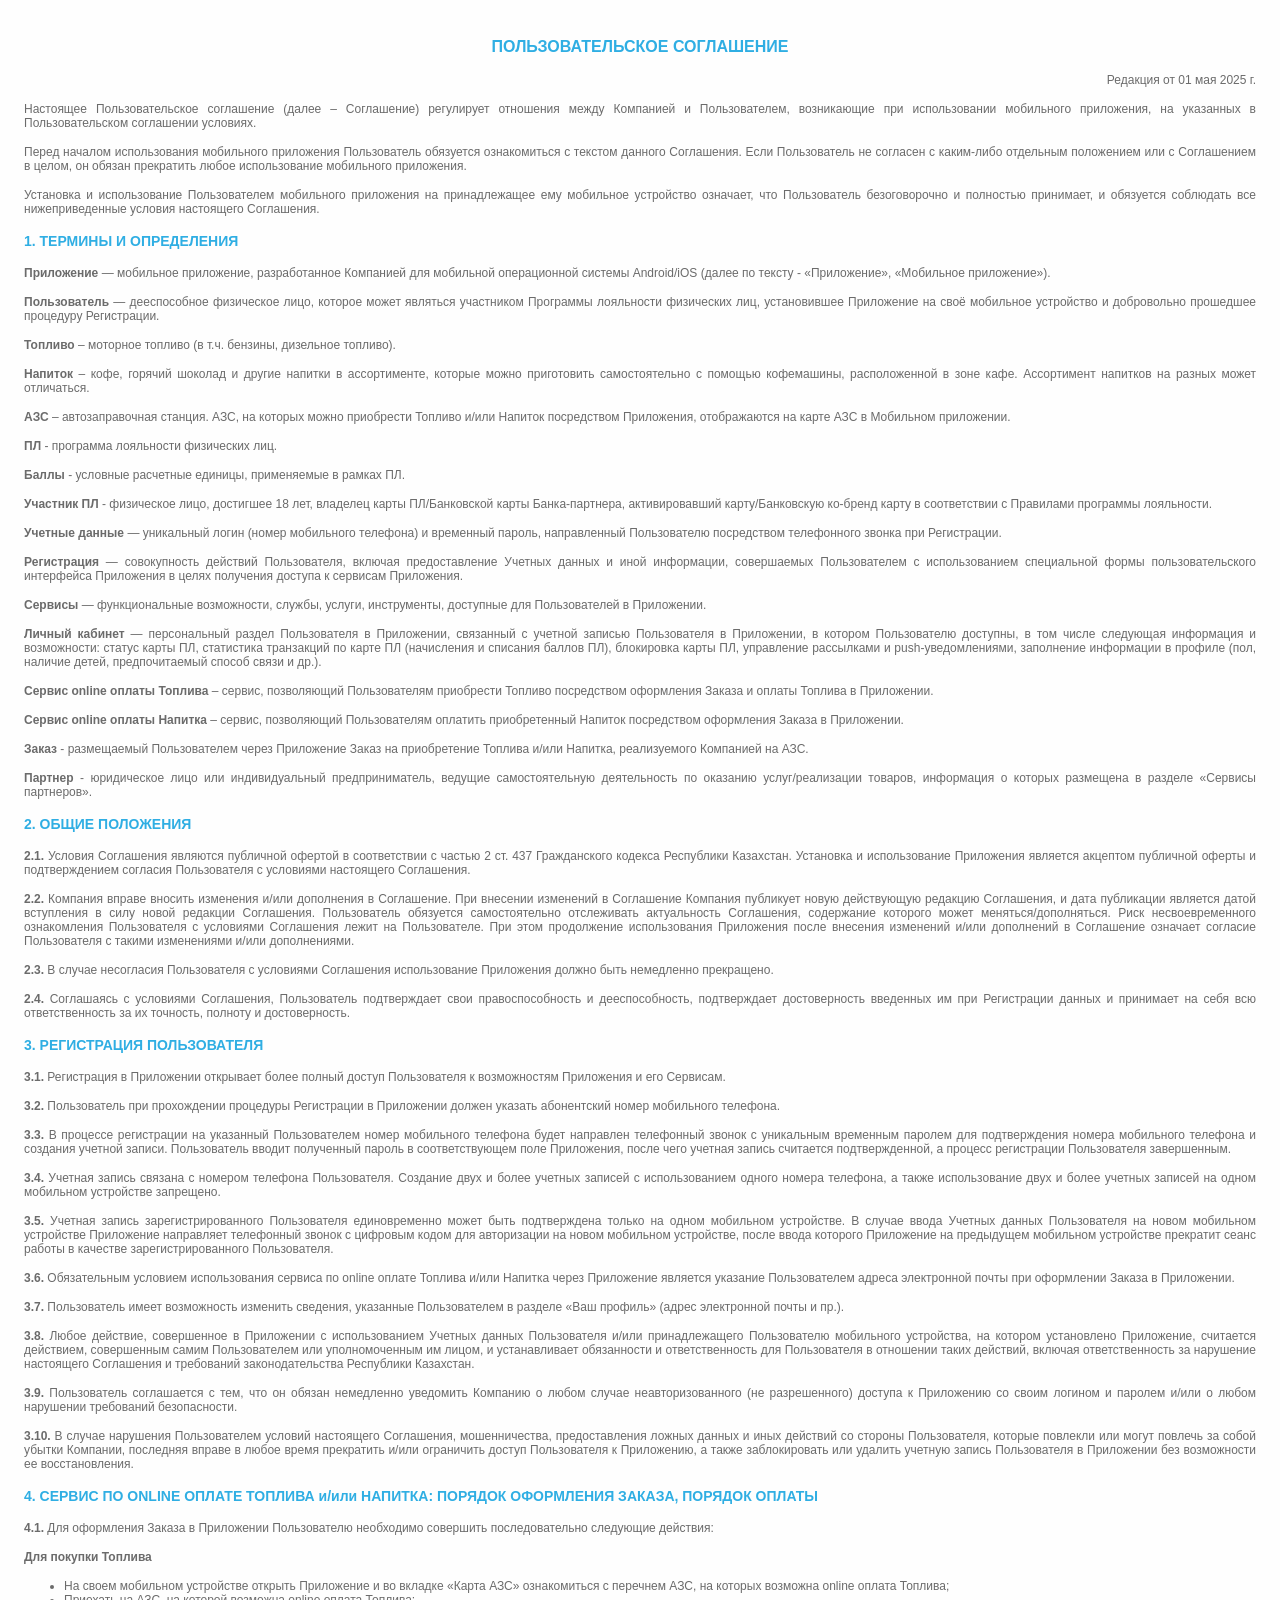
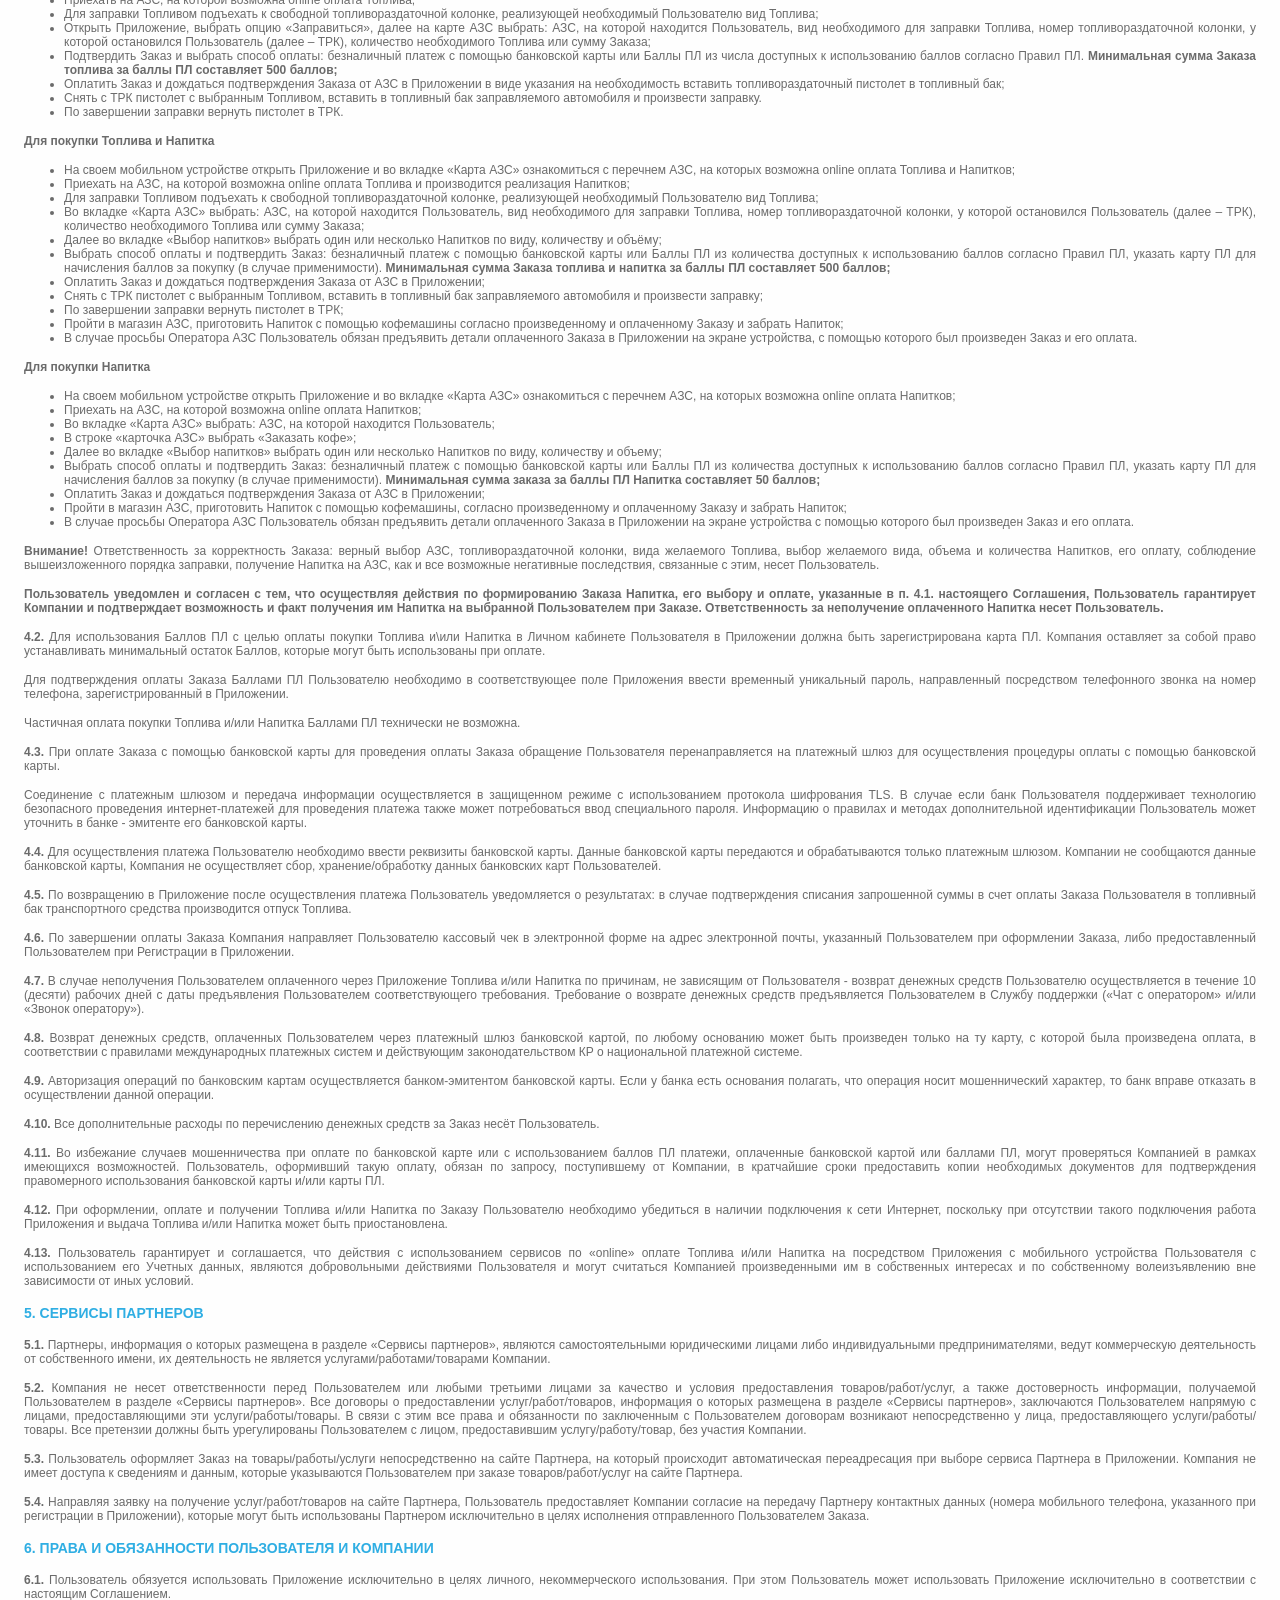
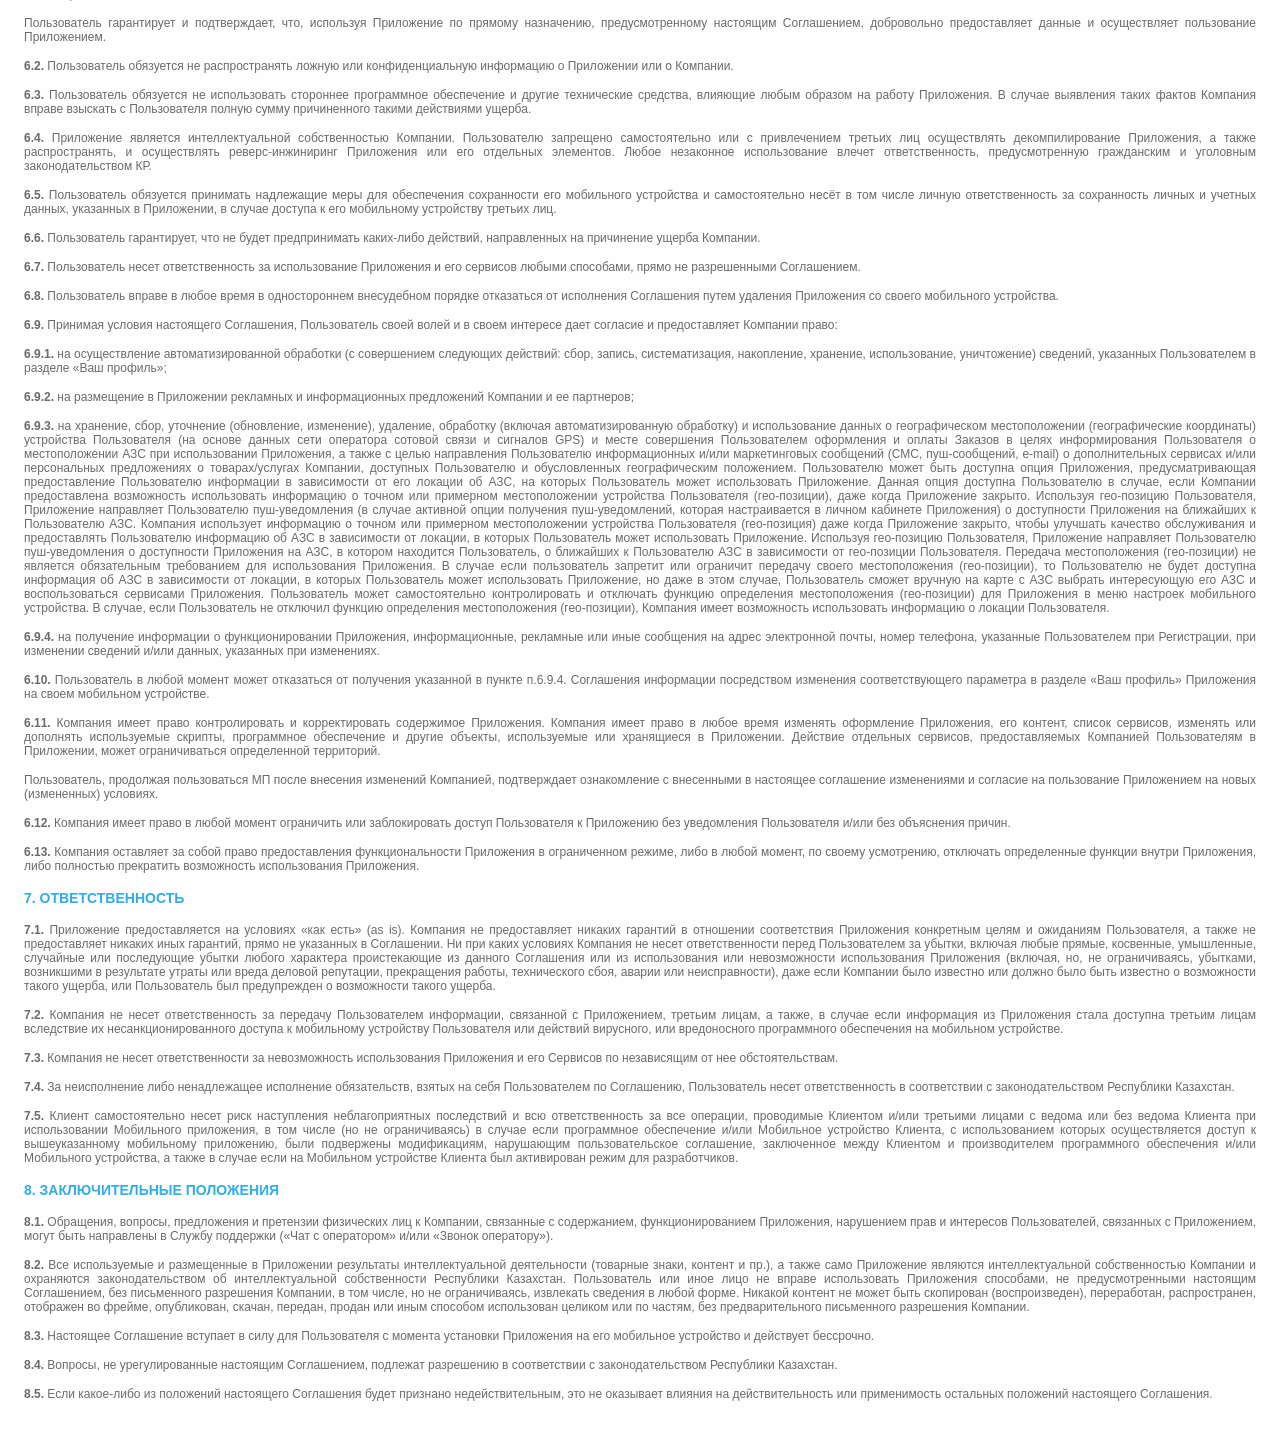
<file: app/pages/AgreementURL.html>
<!DOCTYPE html>
<html lang="ru-RU"><head><meta http-equiv="Content-Type" content="text/html; charset=UTF-8">
	 
	<meta http-equiv="X-UA-Compatible" content="IE=edge,chrome=1">
	<meta name="viewport" content="width=device-width, initial-scale=1, maximum-scale=1, user-scalable=no, viewport-fit=cover">
	<title>Пользовательское соглашение</title>
	<meta name="description" content="Пользовательское соглашение к мобильному приложению">
<style>
	body {
		padding: 16px;
		padding: -webkit-calc(constant(safe-area-inset-top) + 16px) 16px -webkit-calc(constant(safe-area-inset-bottom) + 16px);
		padding: -moz-calc(constant(safe-area-inset-top) + 16px) 16px -moz-calc(constant(safe-area-inset-bottom) + 16px);
		padding: calc(constant(safe-area-inset-top) + 16px) 16px calc(constant(safe-area-inset-bottom) + 16px);
		padding: -webkit-calc(env(safe-area-inset-top) + 16px) 16px -webkit-calc(env(safe-area-inset-bottom) + 16px);
		padding: -moz-calc(env(safe-area-inset-top) + 16px) 16px -moz-calc(env(safe-area-inset-bottom) + 16px);
		padding: calc(env(safe-area-inset-top) + 16px) 16px calc(env(safe-area-inset-bottom) + 16px);
		text-align: justify; 
		font-family: arial;
		-webkit-font-smoothing: antialiased;
		-moz-osx-font-smoothing: grayscale;
		color: #6b6b6b;
		font-size: 12px;
		line-height: 14px;
		background: #fefefe;

	}
	div {
		position: relative;
		display: block;
	}
	h1 {
		margin: 12px 0;
		color: #2faee3;
		font-weight: bold;
		font-size: 16px;
		line-height: 22px;
		text-align: center;
	}
	h2 {
		margin: 12px 0;
		color: #2faee3;
		font-weight: bold;
		font-size: 14px;
		line-height: 20px;
		text-align: left;
	}
	a, a:visited, a:focus, a:active {
		color: #2faee3;
	}
	p {
		margin: 15px 0;
	}
	table {
		width: 100% !important;
		border: 1px solid #6b6b6b;
		border-collapse: collapse;
	}
	table td, table th {
		padding: 5px;
		border: 1px solid #6b6b6b;
	}
	table tr {
	}
</style>
</head>
<body>
	<h1>ПОЛЬЗОВАТЕЛЬСКОЕ СОГЛАШЕНИЕ</h1>
	<p style="text-align: right;">Редакция от 01 мая 2025 г.</p>
	<p>Настоящее Пользовательское соглашение (далее – Соглашение) регулирует отношения между Компанией и Пользователем, возникающие при использовании мобильного приложения, на указанных в Пользовательском соглашении условиях.</p>
	<p>Перед началом использования мобильного приложения Пользователь обязуется ознакомиться с текстом данного Соглашения. Если Пользователь не согласен с каким-либо отдельным положением или с Соглашением в целом, он обязан прекратить любое использование мобильного приложения.</p>
	<p>Установка и использование Пользователем мобильного приложения на принадлежащее ему мобильное устройство означает, что Пользователь безоговорочно и полностью принимает, и обязуется соблюдать все нижеприведенные условия настоящего Соглашения.</p>
	<h2>1. ТЕРМИНЫ И ОПРЕДЕЛЕНИЯ</h2>
	<p><strong>Приложение</strong>&nbsp;— мобильное приложение, разработанное Компанией для мобильной операционной системы Android/iOS (далее по тексту - «Приложение», «Мобильное приложение»).</p>
	<p><strong>Пользователь</strong>&nbsp;— дееспособное физическое лицо, которое может являться участником Программы лояльности физических лиц, установившее Приложение на своё мобильное устройство и добровольно прошедшее процедуру Регистрации.
	<p><strong>Топливо</strong>&nbsp;– моторное топливо (в т.ч. бензины, дизельное топливо).</p>
	<p><strong>Напиток</strong> – кофе, горячий шоколад и другие напитки в ассортименте, которые можно приготовить самостоятельно с помощью кофемашины, расположенной в зоне кафе. Ассортимент напитков на разных может отличаться.</p>
	<p><strong>АЗС</strong>&nbsp;– автозаправочная станция. АЗС, на которых можно приобрести Топливо и/или Напиток посредством Приложения, отображаются на карте АЗС в Мобильном приложении.</p>
	<p><strong>ПЛ</strong>&nbsp;- программа лояльности физических лиц.</p>
	<p><strong>Баллы</strong>&nbsp;- условные расчетные единицы, применяемые в рамках ПЛ.</p>
	<p><strong>Участник ПЛ</strong>&nbsp;- физическое лицо, достигшее 18 лет, владелец карты ПЛ/Банковской карты Банка-партнера, активировавший карту/Банковскую ко-бренд карту в соответствии с Правилами программы лояльности.</p>
	<p><strong>Учетные данные</strong>&nbsp;— уникальный логин (номер мобильного телефона) и временный пароль, направленный Пользователю посредством телефонного звонка при Регистрации.</p>
	<p><strong>Регистрация</strong>&nbsp;— совокупность действий Пользователя, включая предоставление Учетных данных и иной информации, совершаемых Пользователем с использованием специальной формы пользовательского интерфейса Приложения в целях получения доступа к сервисам Приложения.</p>
	<p><strong>Сервисы</strong>&nbsp;— функциональные возможности, службы, услуги, инструменты, доступные для Пользователей в Приложении.</p>
	<p><strong>Личный кабинет</strong>&nbsp;— персональный раздел Пользователя в Приложении, связанный с учетной записью Пользователя в Приложении, в котором Пользователю доступны, в том числе следующая информация и возможности: статус карты ПЛ, статистика транзакций по карте ПЛ (начисления и списания баллов ПЛ), блокировка карты ПЛ, управление рассылками и push-уведомлениями, заполнение информации в профиле (пол, наличие детей, предпочитаемый способ связи и др.).</p>
	<p><strong>Сервис online оплаты Топлива</strong>&nbsp;– сервис, позволяющий Пользователям приобрести Топливо посредством оформления Заказа и оплаты Топлива в Приложении.</p>
	<p><strong>Сервис online оплаты Напитка</strong> – сервис, позволяющий Пользователям оплатить приобретенный Напиток посредством оформления Заказа в Приложении.</p>
	<p><strong>Заказ</strong>&nbsp;- размещаемый Пользователем через Приложение Заказ на приобретение Топлива и/или Напитка, реализуемого Компанией на АЗС.</p>
	<p><strong>Партнер</strong>&nbsp;- юридическое лицо или индивидуальный предприниматель, ведущие самостоятельную деятельность по оказанию услуг/реализации товаров, информация о которых размещена в разделе «Сервисы партнеров».</p>
	<h2>2. ОБЩИЕ ПОЛОЖЕНИЯ</h2>
	<p><strong>2.1.</strong>&nbsp;Условия Соглашения являются публичной офертой в соответствии с частью 2 ст. 437 Гражданского кодекса Республики Казахстан. Установка и использование Приложения является акцептом публичной оферты и подтверждением согласия Пользователя с условиями настоящего Соглашения.</p>
	<p><strong>2.2.</strong>&nbsp;Компания вправе вносить изменения и/или дополнения в Соглашение. При внесении изменений в Соглашение Компания публикует новую действующую редакцию Соглашения, и дата публикации является датой вступления в силу новой редакции Соглашения. Пользователь обязуется самостоятельно отслеживать актуальность Соглашения, содержание которого может меняться/дополняться. Риск несвоевременного ознакомления Пользователя с условиями Соглашения лежит на Пользователе. При этом продолжение использования Приложения после внесения изменений и/или дополнений в Соглашение означает согласие Пользователя с такими изменениями и/или дополнениями.</p>
	<p><strong>2.3.</strong>&nbsp;В случае несогласия Пользователя с условиями Соглашения использование Приложения должно быть немедленно прекращено.</p>
	<p><strong>2.4.</strong>&nbsp;Соглашаясь с условиями Соглашения, Пользователь подтверждает свои правоспособность и дееспособность, подтверждает достоверность введенных им при Регистрации данных и принимает на себя всю ответственность за их точность, полноту и достоверность.</p>
	<h2>3. РЕГИСТРАЦИЯ ПОЛЬЗОВАТЕЛЯ</h2>
	<p><strong>3.1.</strong>&nbsp;Регистрация в Приложении открывает более полный доступ Пользователя к возможностям Приложения и его Сервисам.</p>
	<p><strong>3.2.</strong>&nbsp;Пользователь при прохождении процедуры Регистрации в Приложении должен указать абонентский номер мобильного телефона.</p>
	<p><strong>3.3.</strong>&nbsp;В процессе регистрации на указанный Пользователем номер мобильного телефона будет направлен телефонный звонок с уникальным временным паролем для подтверждения номера мобильного телефона и создания учетной записи. Пользователь вводит полученный пароль в соответствующем поле Приложения, после чего учетная запись считается подтвержденной, а процесс регистрации Пользователя завершенным.</p>
	<p><strong>3.4.</strong>&nbsp;Учетная запись связана с номером телефона Пользователя. Создание двух и более учетных записей с использованием одного номера телефона, а также использование двух и более учетных записей на одном мобильном устройстве запрещено.</p>
	<p><strong>3.5.</strong>&nbsp;Учетная запись зарегистрированного Пользователя единовременно может быть подтверждена только на одном мобильном устройстве. В случае ввода Учетных данных Пользователя на новом мобильном устройстве Приложение направляет телефонный звонок с цифровым кодом для авторизации на новом мобильном устройстве, после ввода которого Приложение на предыдущем мобильном устройстве прекратит сеанс работы в качестве зарегистрированного Пользователя.</p>
	<p><strong>3.6.</strong>&nbsp;Обязательным условием использования сервиса по online оплате Топлива и/или Напитка через Приложение является указание Пользователем адреса электронной почты при оформлении Заказа в Приложении.</p>
	<p><strong>3.7.</strong>&nbsp;Пользователь имеет возможность изменить сведения, указанные Пользователем в разделе «Ваш профиль» (адрес электронной почты и пр.).</p>
	<p><strong>3.8.</strong>&nbsp;Любое действие, совершенное в Приложении с использованием Учетных данных Пользователя и/или принадлежащего Пользователю мобильного устройства, на котором установлено Приложение, считается действием, совершенным самим Пользователем или уполномоченным им лицом, и устанавливает обязанности и ответственность для Пользователя в отношении таких действий, включая ответственность за нарушение настоящего Соглашения и требований законодательства Республики Казахстан.</p>
	<p><strong>3.9.</strong>&nbsp;Пользователь соглашается с тем, что он обязан немедленно уведомить Компанию о любом случае неавторизованного (не разрешенного) доступа к Приложению со своим логином и паролем и/или о любом нарушении требований безопасности.</p>
	<p><strong>3.10.</strong>&nbsp;В случае нарушения Пользователем условий настоящего Соглашения, мошенничества, предоставления ложных данных и иных действий со стороны Пользователя, которые повлекли или могут повлечь за собой убытки Компании, последняя вправе в любое время прекратить и/или ограничить доступ Пользователя к Приложению, а также заблокировать или удалить учетную запись Пользователя в Приложении без возможности ее восстановления.</p>
	<h2>4. СЕРВИС ПО ONLINE ОПЛАТЕ ТОПЛИВА и/или НАПИТКА: ПОРЯДОК ОФОРМЛЕНИЯ ЗАКАЗА, ПОРЯДОК ОПЛАТЫ</h2>
	<p><strong>4.1.</strong>&nbsp;Для оформления Заказа в Приложении Пользователю необходимо совершить последовательно следующие действия:</p>
	<p><strong>Для покупки Топлива</strong></p>
		<ul>
			<li>На своем мобильном устройстве открыть Приложение и во вкладке «Карта АЗС» ознакомиться с перечнем АЗС, на которых возможна online оплата Топлива;</li>
			<li>Приехать на АЗС, на которой возможна online оплата Топлива;</li>
			<li>Для заправки Топливом подъехать к свободной топливораздаточной колонке, реализующей необходимый Пользователю вид Топлива;</li>
			<li>Открыть Приложение, выбрать опцию «Заправиться», далее на карте АЗС выбрать: АЗС, на которой находится Пользователь, вид необходимого для заправки Топлива, номер топливораздаточной колонки, у которой остановился Пользователь (далее – ТРК), количество необходимого Топлива или сумму Заказа;</li>
			<li>Подтвердить Заказ и выбрать способ оплаты: безналичный платеж с помощью банковской карты или Баллы ПЛ из числа доступных к использованию баллов согласно Правил ПЛ. <strong>Минимальная сумма Заказа топлива за баллы ПЛ составляет 500 баллов;</strong></li>
			<li>Оплатить Заказ и дождаться подтверждения Заказа от АЗС в Приложении в виде указания на необходимость вставить топливораздаточный пистолет в топливный бак;</li>
			<li>Снять с ТРК пистолет с выбранным Топливом, вставить в топливный бак заправляемого автомобиля и произвести заправку.</li>
			<li>По завершении заправки вернуть пистолет в ТРК.</li>
		</ul>
	<p><strong>Для покупки Топлива и Напитка</strong></p> 
		<ul>
			<li>На своем мобильном устройстве открыть Приложение и во вкладке «Карта АЗС» ознакомиться с перечнем АЗС, на которых возможна online оплата Топлива и Напитков;</li>
			<li>Приехать на АЗС, на которой возможна online оплата Топлива и производится реализация Напитков;</li>
			<li>Для заправки Топливом подъехать к свободной топливораздаточной колонке, реализующей необходимый Пользователю вид Топлива;</li>
			<li>Во вкладке «Карта АЗС» выбрать: АЗС, на которой находится Пользователь, вид необходимого для заправки Топлива, номер топливораздаточной колонки, у которой остановился Пользователь (далее – ТРК), количество необходимого Топлива или сумму Заказа;</li>
			<li>Далее во вкладке «Выбор напитков» выбрать один или несколько Напитков по виду, количеству и объёму;</li>
			<li>Выбрать способ оплаты и подтвердить Заказ: безналичный платеж с помощью банковской карты или Баллы ПЛ из количества доступных к использованию баллов согласно Правил ПЛ, указать карту ПЛ для начисления баллов за покупку (в случае применимости). <strong>Минимальная сумма Заказа топлива и напитка за баллы ПЛ составляет 500 баллов;</strong></li>
			<li>Оплатить Заказ и дождаться подтверждения Заказа от АЗС в Приложении;</li>
			<li>Снять с ТРК пистолет с выбранным Топливом, вставить в топливный бак заправляемого автомобиля и произвести заправку;</li>
			<li>По завершении заправки вернуть пистолет в ТРК;</li>
			<li>Пройти в магазин АЗС, приготовить Напиток с помощью кофемашины согласно произведенному и оплаченному Заказу и забрать Напиток;</li>
			<li>В случае просьбы Оператора АЗС Пользователь обязан предъявить детали оплаченного Заказа в Приложении на экране устройства, с помощью которого был произведен Заказ и его оплата.</li>
		</ul>
	<p><strong>Для покупки Напитка</strong></p>
		<ul>
			<li>На своем мобильном устройстве открыть Приложение и во вкладке «Карта АЗС» ознакомиться с перечнем АЗС, на которых возможна online оплата Напитков;</li>
			<li>Приехать на АЗС, на которой возможна online оплата Напитков;</li>
			<li>Во вкладке «Карта АЗС» выбрать: АЗС, на которой находится Пользователь;</li>
			<li>В строке «карточка АЗС» выбрать «Заказать кофе»;</li>
			<li>Далее во вкладке «Выбор напитков» выбрать один или несколько Напитков по виду, количеству и объему;</li>
			<li>Выбрать способ оплаты и подтвердить Заказ: безналичный платеж с помощью банковской карты или Баллы ПЛ из количества доступных к использованию баллов согласно Правил ПЛ, указать карту ПЛ для начисления баллов за покупку (в случае применимости). <strong>Минимальная сумма заказа за баллы ПЛ Напитка составляет 50 баллов;</strong></li>
			<li>Оплатить Заказ и дождаться подтверждения Заказа от АЗС в Приложении;</li>
			<li>Пройти в магазин АЗС, приготовить Напиток с помощью кофемашины, согласно произведенному и оплаченному Заказу и забрать Напиток;</li>
			<li>В случае просьбы Оператора АЗС Пользователь обязан предъявить детали  оплаченного Заказа в Приложении на экране устройства с помощью которого был произведен Заказ и его оплата.</li>
		</ul>
	<p><strong>Внимание!</strong>&nbsp;Ответственность за корректность Заказа: верный выбор АЗС, топливораздаточной колонки, вида желаемого Топлива, выбор желаемого вида, объема и количества Напитков, его оплату, соблюдение вышеизложенного порядка заправки, получение Напитка на АЗС, как и все возможные негативные последствия, связанные с этим, несет Пользователь.</p>
	<p><strong>Пользователь уведомлен и согласен с тем, что осуществляя действия по формированию Заказа Напитка, его выбору и оплате, указанные в п. 4.1. настоящего Соглашения, Пользователь гарантирует Компании и подтверждает возможность и факт получения им Напитка на выбранной Пользователем при Заказе. Ответственность за неполучение оплаченного Напитка несет Пользователь.</strong></p>
	<p><strong>4.2.</strong>&nbsp;Для использования Баллов ПЛ с целью оплаты покупки Топлива и\или Напитка в Личном кабинете Пользователя в Приложении должна быть зарегистрирована карта ПЛ. Компания оставляет за собой право устанавливать минимальный остаток Баллов, которые могут быть использованы при оплате.</p>
	<p>Для подтверждения оплаты Заказа Баллами ПЛ Пользователю необходимо в соответствующее поле Приложения ввести временный уникальный пароль, направленный посредством телефонного звонка на номер телефона, зарегистрированный в Приложении.</p>
	<p>Частичная оплата покупки Топлива и/или Напитка Баллами ПЛ технически не возможна.</p>
	<p><strong>4.3.</strong>&nbsp;При оплате Заказа с помощью банковской карты для проведения оплаты Заказа обращение Пользователя перенаправляется на платежный шлюз для осуществления процедуры оплаты с помощью банковской карты.</p>
	<p>Соединение с платежным шлюзом и передача информации осуществляется в защищенном режиме с использованием протокола шифрования TLS. В случае если банк Пользователя поддерживает технологию безопасного проведения интернет-платежей для проведения платежа также может потребоваться ввод специального пароля. Информацию о правилах и методах дополнительной идентификации Пользователь может уточнить в банке - эмитенте его банковской карты.</p>
	<p><strong>4.4.</strong> Для осуществления платежа Пользователю необходимо ввести реквизиты банковской карты. Данные банковской карты передаются и обрабатываются только платежным шлюзом. Компании не сообщаются данные банковской карты, Компания не осуществляет сбор, хранение/обработку данных банковских карт Пользователей.</p>
	<p><strong>4.5.</strong>&nbsp;По возвращению в Приложение после осуществления платежа Пользователь уведомляется о результатах: в случае подтверждения списания запрошенной суммы в счет оплаты Заказа Пользователя в топливный бак транспортного средства  производится отпуск Топлива.</p>
	<p><strong>4.6.</strong>&nbsp;По завершении оплаты Заказа Компания направляет Пользователю кассовый чек в электронной форме на адрес электронной почты, указанный Пользователем при оформлении Заказа, либо предоставленный Пользователем при Регистрации в Приложении.</p>
	<p><strong>4.7.</strong> В случае неполучения Пользователем оплаченного через Приложение Топлива и/или Напитка по причинам, не зависящим от Пользователя - возврат денежных средств Пользователю осуществляется в течение 10 (десяти) рабочих дней с даты предъявления Пользователем соответствующего требования. Требование о возврате денежных средств предъявляется Пользователем в Службу поддержки («Чат с оператором» и/или «Звонок оператору»).</p>
	<p><strong>4.8.</strong>&nbsp;Возврат денежных средств, оплаченных Пользователем через платежный шлюз банковской картой, по любому основанию может быть произведен только на ту карту, с которой была произведена оплата, в соответствии с правилами международных платежных систем и действующим законодательством КР о национальной платежной системе.</p>
	<p><strong>4.9.</strong>&nbsp;Авторизация операций по банковским картам осуществляется банком-эмитентом банковской карты. Если у банка есть основания полагать, что операция носит мошеннический характер, то банк вправе отказать в осуществлении данной операции.</p>
	<p><strong>4.10.</strong>&nbsp;Все дополнительные расходы по перечислению денежных средств за Заказ несёт Пользователь.</p>
	<p><strong>4.11.</strong>&nbsp;Во избежание случаев мошенничества при оплате по банковской карте или с использованием баллов ПЛ платежи, оплаченные банковской картой или баллами ПЛ, могут проверяться Компанией в рамках имеющихся возможностей. Пользователь, оформивший такую оплату, обязан по запросу, поступившему от Компании, в кратчайшие сроки предоставить копии необходимых документов для подтверждения правомерного использования банковской карты и/или карты ПЛ.</p>
	<p><strong>4.12.</strong>&nbsp;При оформлении, оплате и получении Топлива и/или Напитка по Заказу Пользователю необходимо убедиться в наличии подключения к сети Интернет, поскольку при отсутствии такого подключения работа Приложения и выдача Топлива и/или Напитка может быть приостановлена.</p>
	<p><strong>4.13.</strong>&nbsp;Пользователь гарантирует и соглашается, что действия с использованием сервисов по «online» оплате Топлива и/или Напитка на посредством Приложения с мобильного устройства Пользователя с использованием его Учетных данных, являются добровольными действиями Пользователя и могут считаться Компанией произведенными им в собственных интересах и по собственному волеизъявлению вне зависимости от иных условий.</p>
	<h2>5. СЕРВИСЫ ПАРТНЕРОВ</h2>
	<p><strong>5.1.</strong>&nbsp;Партнеры, информация о которых размещена в разделе «Сервисы партнеров», являются самостоятельными юридическими лицами либо индивидуальными предпринимателями, ведут коммерческую деятельность от собственного имени, их деятельность не является услугами/работами/товарами Компании.</p>
	<p><strong>5.2.</strong>&nbsp;Компания не несет ответственности перед Пользователем или любыми третьими лицами за качество и условия предоставления товаров/работ/услуг, а также достоверность информации, получаемой Пользователем в разделе «Сервисы партнеров». Все договоры о предоставлении услуг/работ/товаров, информация о которых размещена в разделе «Сервисы партнеров», заключаются Пользователем напрямую с лицами, предоставляющими эти услуги/работы/товары. В связи с этим все права и обязанности по заключенным с Пользователем договорам возникают непосредственно у лица, предоставляющего услуги/работы/товары. Все претензии должны быть урегулированы Пользователем с лицом, предоставившим услугу/работу/товар, без участия Компании.</p>
	<p><strong>5.3.</strong>&nbsp;Пользователь оформляет Заказ на товары/работы/услуги непосредственно на сайте Партнера, на который происходит автоматическая переадресация при выборе сервиса Партнера в Приложении. Компания не имеет доступа к сведениям и данным, которые указываются Пользователем при заказе товаров/работ/услуг на сайте Партнера.</p>
	<p><strong>5.4.</strong>&nbsp;Направляя заявку на получение услуг/работ/товаров на сайте Партнера, Пользователь предоставляет Компании согласие на передачу Партнеру контактных данных (номера мобильного телефона, указанного при регистрации в Приложении), которые могут быть использованы Партнером исключительно в целях исполнения отправленного Пользователем Заказа.</p>
	<h2>6. ПРАВА И ОБЯЗАННОСТИ ПОЛЬЗОВАТЕЛЯ И КОМПАНИИ</h2>
	<p><strong>6.1.</strong>&nbsp;Пользователь обязуется использовать Приложение исключительно в целях личного, некоммерческого использования. При этом Пользователь может использовать Приложение исключительно в соответствии с настоящим Соглашением.</p>
	<p>Пользователь гарантирует и подтверждает, что, используя Приложение по прямому назначению, предусмотренному настоящим Соглашением, добровольно предоставляет данные и осуществляет пользование Приложением.</p>
	<p><strong>6.2.</strong>&nbsp;Пользователь обязуется не распространять ложную или конфиденциальную информацию о Приложении или о Компании.</p>
	<p><strong>6.3.</strong>&nbsp;Пользователь обязуется не использовать стороннее программное обеспечение и другие технические средства, влияющие любым образом на работу Приложения. В случае выявления таких фактов Компания вправе взыскать с Пользователя полную сумму причиненного такими действиями ущерба.</p>
	<p><strong>6.4.</strong>&nbsp;Приложение является интеллектуальной собственностью Компании. Пользователю запрещено самостоятельно или с привлечением третьих лиц осуществлять декомпилирование Приложения, а также распространять, и осуществлять реверс-инжиниринг Приложения или его отдельных элементов. Любое незаконное использование влечет ответственность, предусмотренную гражданским и уголовным законодательством КР.</p>
	<p><strong>6.5.</strong>&nbsp;Пользователь обязуется принимать надлежащие меры для обеспечения сохранности его мобильного устройства и самостоятельно несёт в том числе личную ответственность за сохранность личных и учетных данных, указанных в Приложении, в случае доступа к его мобильному устройству третьих лиц.</p>
	<p><strong>6.6.</strong>&nbsp;Пользователь гарантирует, что не будет предпринимать каких-либо действий, направленных на причинение ущерба Компании.</p>
	<p><strong>6.7.</strong>&nbsp;Пользователь несет ответственность за использование Приложения и его сервисов любыми способами, прямо не разрешенными Соглашением.</p>
	<p><strong>6.8.</strong>&nbsp;Пользователь вправе в любое время в одностороннем внесудебном порядке отказаться от исполнения Соглашения путем удаления Приложения со своего мобильного устройства.</p>
	<p><strong>6.9.</strong>&nbsp;Принимая условия настоящего Соглашения, Пользователь своей волей и в своем интересе дает согласие и предоставляет Компании право:</p>
	<p><strong>6.9.1.</strong>&nbsp;на осуществление автоматизированной обработки (с совершением следующих действий: сбор, запись, систематизация, накопление, хранение, использование, уничтожение) сведений, указанных Пользователем в разделе «Ваш профиль»;</p>
	<p><strong>6.9.2.</strong>&nbsp;на размещение в Приложении рекламных и информационных предложений Компании и ее партнеров;</p>
	<p><strong>6.9.3.</strong>&nbsp;на хранение, сбор, уточнение (обновление, изменение), удаление, обработку (включая автоматизированную обработку) и использование данных о географическом местоположении (географические координаты) устройства Пользователя (на основе данных сети оператора сотовой связи и сигналов GPS) и месте совершения Пользователем оформления и оплаты Заказов в целях информирования Пользователя о местоположении АЗС при использовании Приложения, а также с целью направления Пользователю информационных и/или маркетинговых сообщений (СМС, пуш-сообщений, e-mail) о дополнительных сервисах и/или персональных предложениях о товарах/услугах Компании, доступных Пользователю и обусловленных географическим положением.
        Пользователю может быть доступна опция Приложения, предусматривающая предоставление Пользователю информации в зависимости от его локации об АЗС, на которых Пользователь может использовать Приложение.
        Данная опция доступна Пользователю в случае, если Компании предоставлена возможность использовать информацию о точном или примерном местоположении устройства Пользователя (гео-позиции), даже когда Приложение закрыто. Используя гео-позицию Пользователя, Приложение направляет Пользователю пуш-уведомления (в случае активной опции получения пуш-уведомлений, которая настраивается в личном кабинете Приложения) о доступности Приложения на ближайших к Пользователю АЗС.
        Компания использует информацию о точном или примерном местоположении устройства Пользователя (гео-позиция) даже когда Приложение закрыто, чтобы улучшать качество обслуживания и предоставлять Пользователю информацию об АЗС в зависимости от локации, в которых Пользователь может использовать Приложение. Используя гео-позицию Пользователя, Приложение направляет Пользователю пуш-уведомления о доступности Приложения на АЗС, в котором находится Пользователь, о ближайших к Пользователю АЗС в зависимости от гео-позиции Пользователя. Передача местоположения (гео-позиции) не является обязательным требованием для использования Приложения. В случае если пользователь запретит или ограничит передачу своего местоположения (гео-позиции), то Пользователю не будет доступна информация об АЗС в зависимости от локации, в которых Пользователь может использовать Приложение, но даже в этом случае, Пользователь сможет вручную на карте с АЗС выбрать интересующую его АЗС и воспользоваться сервисами Приложения.
        Пользователь может самостоятельно контролировать и отключать функцию определения местоположения (гео-позиции) для Приложения в меню настроек мобильного устройства. В случае, если Пользователь не отключил функцию определения местоположения (гео-позиции), Компания имеет возможность использовать информацию о локации Пользователя.</p>
	<p><strong>6.9.4.</strong>&nbsp;на получение информации о функционировании Приложения, информационные, рекламные или иные сообщения на адрес электронной почты, номер телефона, указанные Пользователем при Регистрации, при изменении сведений и/или данных, указанных при изменениях.</p>
	<p><strong>6.10.</strong>&nbsp;Пользователь в любой момент может отказаться от получения указанной в пункте п.6.9.4. Соглашения информации посредством изменения соответствующего параметра в разделе «Ваш профиль» Приложения на своем мобильном устройстве.</p>
	<p><strong>6.11.</strong>&nbsp;Компания имеет право контролировать и корректировать содержимое Приложения. Компания имеет право в любое время изменять оформление Приложения, его контент, список сервисов, изменять или дополнять используемые скрипты, программное обеспечение и другие объекты, используемые или хранящиеся в Приложении. Действие отдельных сервисов, предоставляемых Компанией Пользователям в Приложении, может ограничиваться определенной территорий.</p>
	<p>Пользователь, продолжая пользоваться МП после внесения изменений Компанией, подтверждает ознакомление с внесенными в настоящее соглашение изменениями и согласие на пользование Приложением на новых (измененных) условиях.</p>
	<p><strong>6.12.</strong>&nbsp;Компания имеет право в любой момент ограничить или заблокировать доступ Пользователя к Приложению без уведомления Пользователя и/или без объяснения причин.</p>
	<p><strong>6.13.</strong>&nbsp;Компания оставляет за собой право предоставления функциональности Приложения в ограниченном режиме, либо в любой момент, по своему усмотрению, отключать определенные функции внутри Приложения, либо полностью прекратить возможность использования Приложения.</p>
	<h2>7. ОТВЕТСТВЕННОСТЬ</h2>
	<p><strong>7.1.</strong>&nbsp;Приложение предоставляется на условиях «как есть» (as is). Компания не предоставляет никаких гарантий в отношении соответствия Приложения конкретным целям и ожиданиям Пользователя, а также не предоставляет никаких иных гарантий, прямо не указанных в Соглашении. Ни при каких условиях Компания не несет ответственности перед Пользователем за убытки, включая любые прямые, косвенные, умышленные, случайные или последующие убытки любого характера проистекающие из данного Соглашения или из использования или невозможности использования Приложения (включая, но, не ограничиваясь, убытками, возникшими в результате утраты или вреда деловой репутации, прекращения работы, технического сбоя, аварии или неисправности), даже если Компании было известно или должно было быть известно о возможности такого ущерба, или Пользователь был предупрежден о возможности такого ущерба.</p>
	<p><strong>7.2.</strong>&nbsp;Компания не несет ответственность за передачу Пользователем информации, связанной с Приложением, третьим лицам, а также, в случае если информация из Приложения стала доступна третьим лицам вследствие их несанкционированного доступа к мобильному устройству Пользователя или действий вирусного, или вредоносного программного обеспечения на мобильном устройстве.</p>
	<p><strong>7.3.</strong>&nbsp;Компания не несет ответственности за невозможность использования Приложения и его Сервисов по независящим от нее обстоятельствам.</p>
	<p><strong>7.4.</strong>&nbsp;За неисполнение либо ненадлежащее исполнение обязательств, взятых на себя Пользователем по Соглашению, Пользователь несет ответственность в соответствии с законодательством Республики Казахстан.</p>
	<p id="7.5"><strong>7.5.</strong>&nbsp;Клиент самостоятельно несет риск наступления неблагоприятных последствий и всю ответственность за все операции, проводимые Клиентом и/или третьими лицами с ведома или без ведома Клиента при использовании Мобильного приложения, в том числе (но не ограничиваясь) в случае если программное обеспечение и/или Мобильное устройство Клиента, с использованием которых осуществляется доступ к вышеуказанному мобильному приложению, были подвержены модификациям, нарушающим пользовательское соглашение, заключенное между Клиентом и производителем программного обеспечения и/или Мобильного устройства, а также в случае если на Мобильном устройстве Клиента был активирован режим для разработчиков.</p>
	<h2>8. ЗАКЛЮЧИТЕЛЬНЫЕ ПОЛОЖЕНИЯ</h2>
	<p><strong>8.1.</strong>&nbsp;Обращения, вопросы, предложения и претензии физических лиц к Компании, связанные с содержанием, функционированием Приложения, нарушением прав и интересов Пользователей, связанных с Приложением, могут быть направлены в Службу поддержки («Чат с оператором» и/или «Звонок оператору»).</p>
	<p><strong>8.2.</strong>&nbsp;Все используемые и размещенные в Приложении результаты интеллектуальной деятельности (товарные знаки, контент и пр.), а также само Приложение являются интеллектуальной собственностью Компании и охраняются законодательством об интеллектуальной собственности Республики Казахстан. Пользователь или иное лицо не вправе использовать Приложения способами, не предусмотренными настоящим Соглашением, без письменного разрешения Компании, в том числе, но не ограничиваясь, извлекать сведения в любой форме. Никакой контент не может быть скопирован (воспроизведен), переработан, распространен, отображен во фрейме, опубликован, скачан, передан, продан или иным способом использован целиком или по частям, без предварительного письменного разрешения Компании.</p>
	<p><strong>8.3.</strong>&nbsp;Настоящее Соглашение вступает в силу для Пользователя с момента установки Приложения на его мобильное устройство и действует бессрочно.</p>
	<p><strong>8.4.</strong>&nbsp;Вопросы, не урегулированные настоящим Соглашением, подлежат разрешению в соответствии с законодательством Республики Казахстан.</p>
	<p><strong>8.5.</strong>&nbsp;Если какое-либо из положений настоящего Соглашения будет признано недействительным, это не оказывает влияния на действительность или применимость остальных положений настоящего Соглашения.</p>

</body></html>
</file>
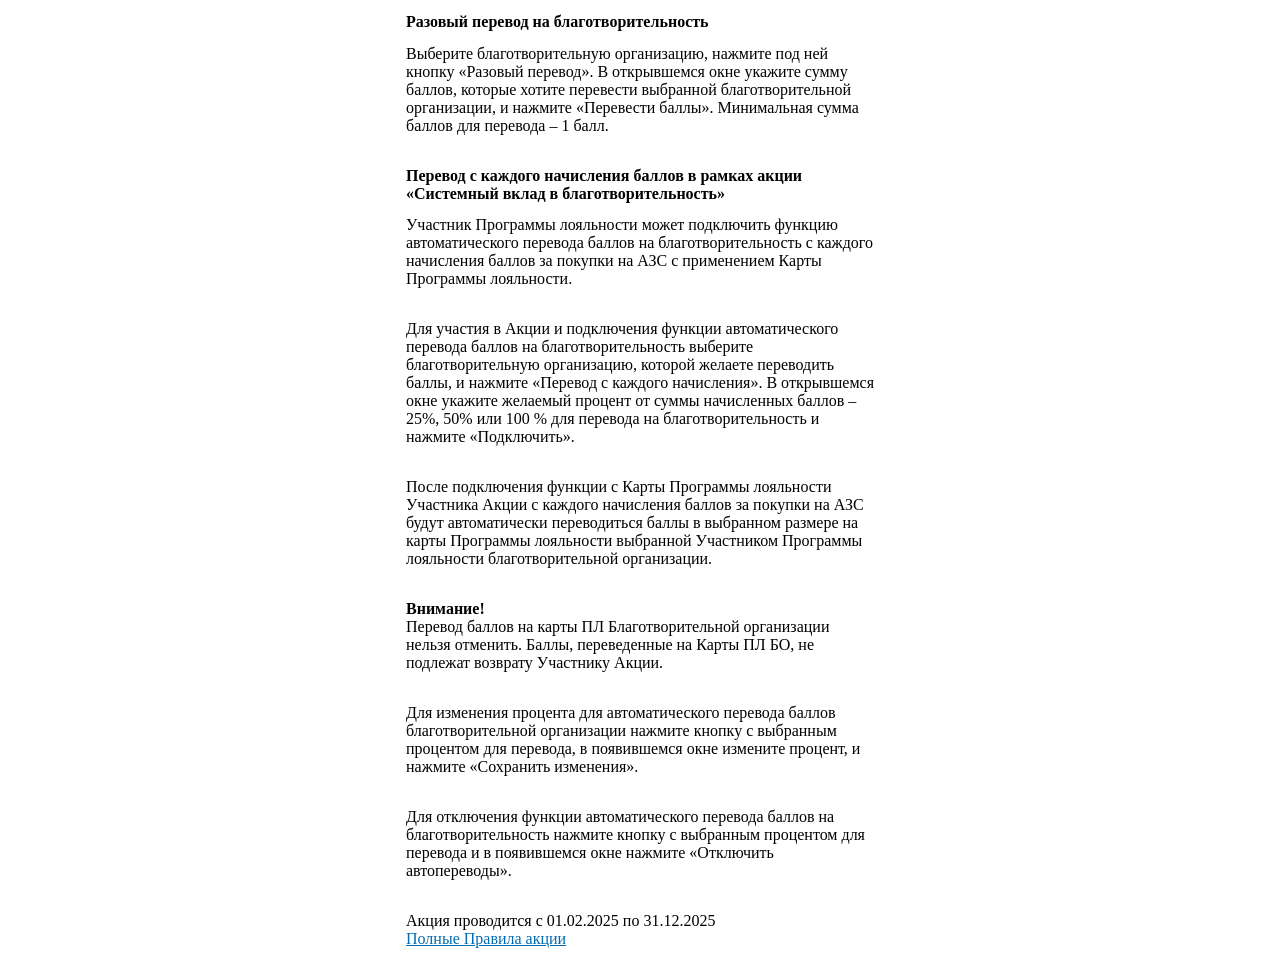
<file: app/pages/CharityHowItWork.html>
<!DOCTYPE html><html lang="en"><head><meta http-equiv="Content-Security-Policy" content="default-src 'unsafe-eval' 'unsafe-inline' data:; font-src 'none'; script-src 'none'; img-src data:;"></meta><meta name="csrf-token-name" content="csrftoken">
<meta name="csrf-token-value" content="1871672918933ae7208686fa5b5cc96faf039feca29d76ee5b3b85a16f3a270204eeba69077de1c0">
<meta name="hmac-token-name" content="Ajax-Token">

    <meta charset="UTF-8">
    <meta http-equiv="X-UA-Compatible" content="IE=edge,chrome=1">
    <meta name="apple-mobile-web-app-capable" content="yes">
    <meta name="apple-mobile-web-app-status-bar-style" content="black-translucent">
    <meta name="viewport" content="width=device-width, initial-scale=1, maximum-scale=1, user-scalable=no, viewport-fit=cover">
    <meta name="apple-mobile-web-app-capable" content="yes">
    <meta name="apple-mobile-web-app-status-bar-style" content="black-translucent">
    <title>Как это работает</title>
    <meta name="description" content="Как это работает">
    <link rel="stylesheet" type="text/css" href="[data-uri]">
    <!-- Yandex.Metrika counter -->
    <script charset="utf-8"></script>
<script type="text/javascript"></script>
    <script type="text/javascript"></script>
    <noscript><div><img src="data:image/png,%89PNG%0D%0A%1A%0A%00%00%00%0DIHDR%00%00%00%0D%00%00%00%0D%08%04%00%00%00%D8%E2%2C%F7%00%00%00%11IDATx%DAcd%C0%09%18G%A5%28%96%02%00%0A%F8%00%0E%CB%8A%EB%16%00%00%00%00IEND%AEB%60%82" style="position:absolute; left:-9999px;" alt=""></div>
    </noscript>
    <!-- /Yandex.Metrika counter -->
<meta name="robots" content="none"></meta></head>
<body><noscript><img src="data:image/png,%89PNG%0D%0A%1A%0A%00%00%00%0DIHDR%00%00%00%0D%00%00%00%0D%08%04%00%00%00%D8%E2%2C%F7%00%00%00%11IDATx%DAcd%C0%09%18G%A5%28%96%02%00%0A%F8%00%0E%CB%8A%EB%16%00%00%00%00IEND%AEB%60%82" width="0" height="0" alt=""></noscript>


<div class="container">
    <div class="content howto">
        <ul>
            <li>
                <h2>Разовый перевод на благотворительность</h2>
                <p>
                    Выберите благотворительную организацию, нажмите под ней кнопку «Разовый перевод». В открывшемся окне
                    укажите сумму баллов, которые хотите перевести выбранной благотворительной организации, и нажмите
                    «Перевести баллы». Минимальная сумма баллов для перевода – 1 балл.
                </p>
            </li>

            <li>
                <h2>Перевод с каждого начисления баллов в рамках акции «Системный вклад в благотворительность»</h2>
                <p>
                    Участник Программы лояльности может подключить функцию автоматического перевода
                    баллов на благотворительность с каждого начисления баллов за покупки на АЗС с применением Карты Программы лояльности.
                </p>
                <p>
                    Для участия в Акции и подключения функции автоматического перевода баллов на благотворительность
                    выберите благотворительную организацию, которой желаете переводить баллы, и нажмите «Перевод с
                    каждого начисления». В открывшемся окне укажите желаемый процент от суммы начисленных баллов – 25%,
                    50% или 100 % для перевода на благотворительность и нажмите «Подключить».
                </p>
                <p>
                    После подключения функции с Карты Программы лояльности Участника Акции с каждого
                    начисления баллов за покупки на АЗС будут автоматически
                    переводиться баллы в выбранном размере на карты Программы лояльности выбранной
                    Участником Программы лояльности благотворительной организации.
                </p>
            </li>

            <li>
                <p>
                    <b>Внимание!</b><br>
                    Перевод баллов на карты ПЛ Благотворительной организации нельзя отменить. Баллы, переведенные на
                    Карты ПЛ БО, не подлежат возврату Участнику Акции.
                </p>
                <p>
                    Для изменения процента для автоматического перевода баллов благотворительной организации нажмите
                    кнопку с выбранным процентом для перевода, в появившемся окне измените процент, и нажмите
                    «Сохранить изменения».
                </p>
                <p>
                    Для отключения функции автоматического перевода баллов на благотворительность нажмите кнопку с
                    выбранным процентом для перевода и в появившемся окне нажмите «Отключить автопереводы».
                </p>
                <p>
                    Акция проводится с 01.02.2025 по 31.12.2025<br>
                    <a href="https://pravzap.ru/app/pages/CharitySub.pdf">Полные Правила акции</a>
                </p>
            </li>
        </ul>
    </div>
</div>



</body></html>
</file>
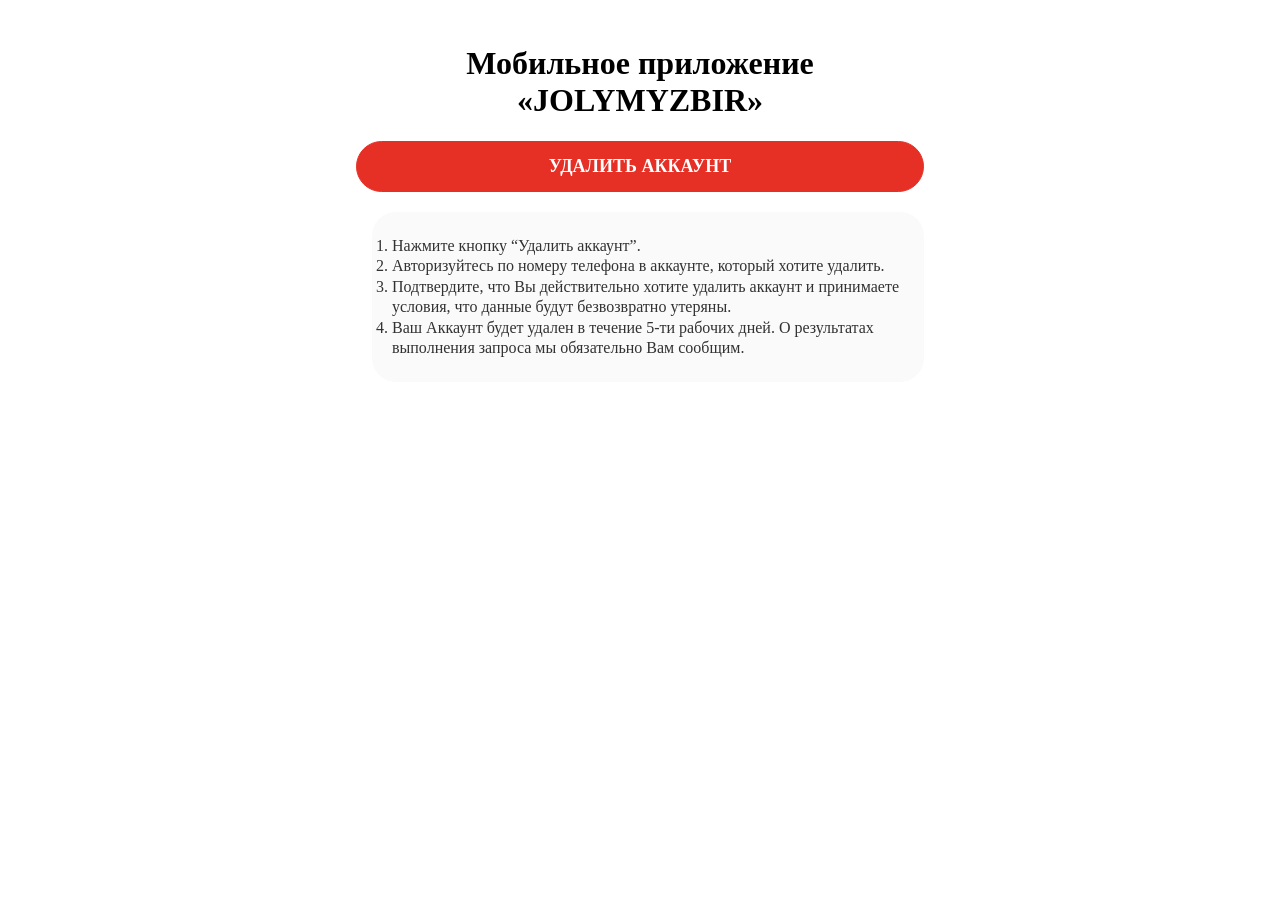
<file: app/pages/ProfileDeleting.html>
<!DOCTYPE html><html lang="ru-RU"><head><meta http-equiv="Content-Security-Policy" content="script-src 'self' 'unsafe-inline';">

    <meta charset="UTF-8">
    <meta http-equiv="X-UA-Compatible" content="IE=edge,chrome=1">
    
    <title>Удалить аккаунт</title>

    <link rel="stylesheet" type="text/css" href="[data-uri]">

    <link rel="stylesheet" type="text/css" href="[data-uri]">

    <div class="container">
        <div class="content">


            <div class="step-page" id="step-1" style="display: block;">
                    <h1>Мобильное приложение «JOLYMYZBIR»</h1>

                    <div class="buttons">
                        <a href="#" id="delete" class="delete">Удалить аккаунт</a>
                    </div>

                    <ol>
                        <li>
                            Нажмите кнопку “Удалить аккаунт”.
                        </li>
                        <li>Авторизуйтесь по номеру телефона в аккаунте, который хотите удалить.</li>
                        <li>
                            Подтвердите, что Вы действительно хотите удалить аккаунт и принимаете условия, что данные будут безвозвратно
                            утеряны.
                        </li>
                        <li>
                            Ваш Аккаунт будет удален в течение 5-ти рабочих дней. О результатах выполнения запроса мы обязательно Вам
                            сообщим.
                        </li>
                    </ol>
                </div>

                <div class="step-page" id="step-2">
                    <p>
                        Ваш аккаунт удален!
                        <br><br>
                        Обращаем Ваше внимание, что операция удаления аккаунта Участника ПЛ на данном этапе не обратима.
                        <br><br>
                        Возобновить участие в программе лояльности возможно в срок согласно
                    п. 2.10 правил программы лояльности</a>.
                </p>
            </div>
        </div>
    </div>

    <script>
        document.getElementById('delete').onclick = function() {
            document.getElementById('step-1').style.display = 'none';
            document.getElementById('step-2').style.display = 'block';
        };
    </script>

</body></html>
</file>
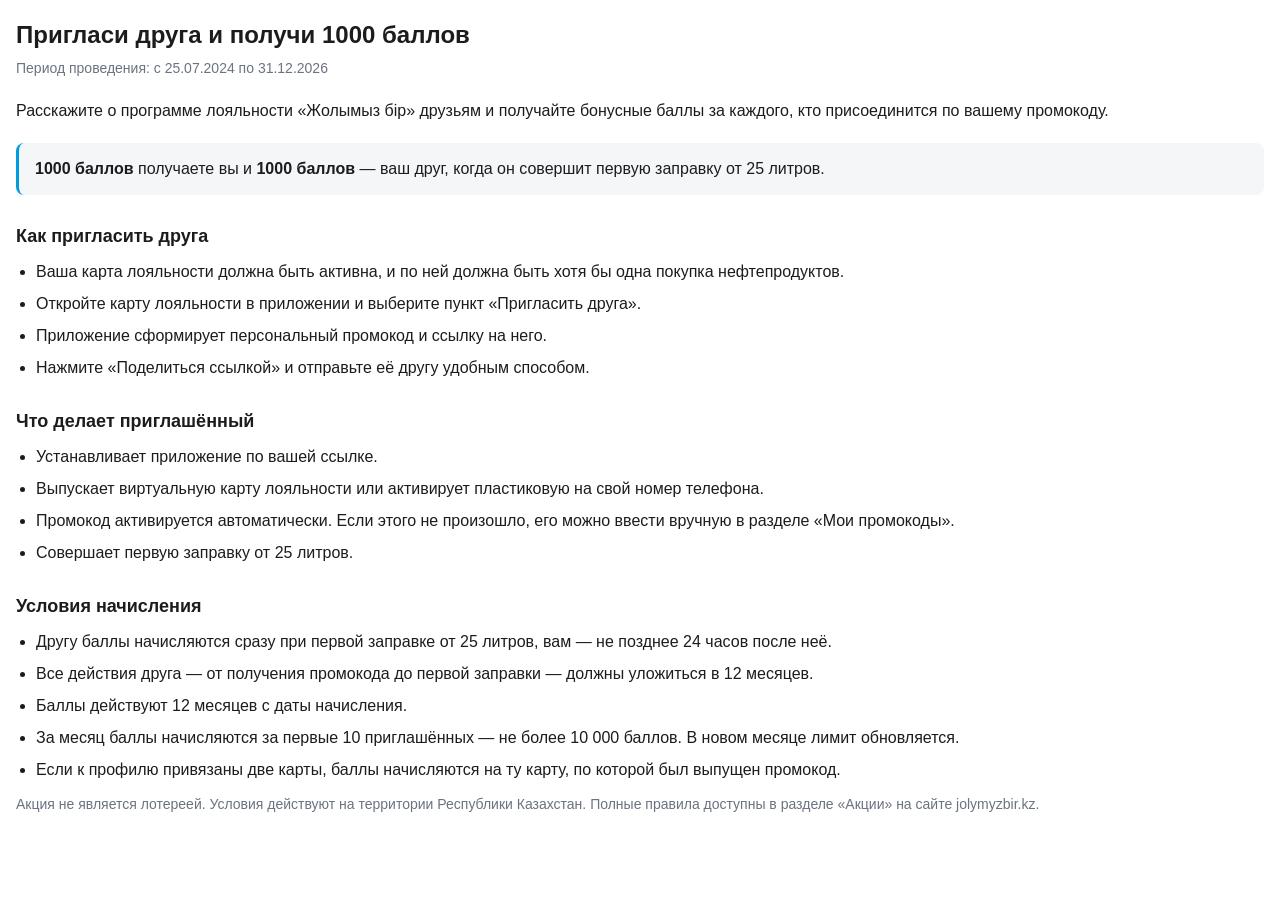
<file: app/pages/PromoInviteFriend.html>
<!DOCTYPE html>
<html lang="ru">
<head>
    <meta charset="UTF-8">
    <meta name="viewport" content="width=device-width, initial-scale=1, viewport-fit=cover">
    <title>Пригласи друга и получи 1000 баллов</title>
    <style>
        :root {
            --bg: #ffffff;
            --text: #1c1c1e;
            --muted: #6b7280;
            --accent: #009cde;
            --card: #f5f6f8;
        }

        @media (prefers-color-scheme: dark) {
            :root {
                --bg: #121212;
                --text: #f2f2f7;
                --muted: #9ca3af;
                --accent: #35b8f0;
                --card: #1e1e20;
            }
        }

        * { box-sizing: border-box; }

        body {
            margin: 0;
            padding: 20px 16px 40px;
            background: var(--bg);
            color: var(--text);
            font: 16px/1.5 -apple-system, BlinkMacSystemFont, "Helvetica Neue", Arial, sans-serif;
            -webkit-text-size-adjust: 100%;
        }

        h1 { font-size: 24px; line-height: 1.25; margin: 0 0 8px; }
        h2 { font-size: 18px; margin: 28px 0 10px; }
        p { margin: 0 0 12px; }
        ul { margin: 0 0 12px; padding-left: 20px; }
        li { margin-bottom: 8px; }

        .period {
            color: var(--muted);
            font-size: 14px;
            margin-bottom: 20px;
        }

        .highlight {
            background: var(--card);
            border-left: 3px solid var(--accent);
            border-radius: 8px;
            padding: 14px 16px;
            margin: 20px 0;
        }

        .note { color: var(--muted); font-size: 14px; }
    </style>
</head>
<body>
    <h1>Пригласи друга и получи 1000 баллов</h1>
    <p class="period">Период проведения: с 25.07.2024 по 31.12.2026</p>

    <p>
        Расскажите о программе лояльности «Жолымыз бір» друзьям и получайте бонусные баллы
        за каждого, кто присоединится по вашему промокоду.
    </p>

    <div class="highlight">
        <strong>1000 баллов</strong> получаете вы и <strong>1000 баллов</strong> — ваш друг,
        когда он совершит первую заправку от 25 литров.
    </div>

    <h2>Как пригласить друга</h2>
    <ul>
        <li>Ваша карта лояльности должна быть активна, и по ней должна быть хотя бы одна покупка нефтепродуктов.</li>
        <li>Откройте карту лояльности в приложении и выберите пункт «Пригласить друга».</li>
        <li>Приложение сформирует персональный промокод и ссылку на него.</li>
        <li>Нажмите «Поделиться ссылкой» и отправьте её другу удобным способом.</li>
    </ul>

    <h2>Что делает приглашённый</h2>
    <ul>
        <li>Устанавливает приложение по вашей ссылке.</li>
        <li>Выпускает виртуальную карту лояльности или активирует пластиковую на свой номер телефона.</li>
        <li>Промокод активируется автоматически. Если этого не произошло, его можно ввести вручную в разделе «Мои промокоды».</li>
        <li>Совершает первую заправку от 25 литров.</li>
    </ul>

    <h2>Условия начисления</h2>
    <ul>
        <li>Другу баллы начисляются сразу при первой заправке от 25 литров, вам — не позднее 24 часов после неё.</li>
        <li>Все действия друга — от получения промокода до первой заправки — должны уложиться в 12 месяцев.</li>
        <li>Баллы действуют 12 месяцев с даты начисления.</li>
        <li>За месяц баллы начисляются за первые 10 приглашённых — не более 10 000 баллов. В новом месяце лимит обновляется.</li>
        <li>Если к профилю привязаны две карты, баллы начисляются на ту карту, по которой был выпущен промокод.</li>
    </ul>

    <p class="note">
        Акция не является лотереей. Условия действуют на территории Республики Казахстан.
        Полные правила доступны в разделе «Акции» на сайте jolymyzbir.kz.
    </p>
</body>
</html>
</file>
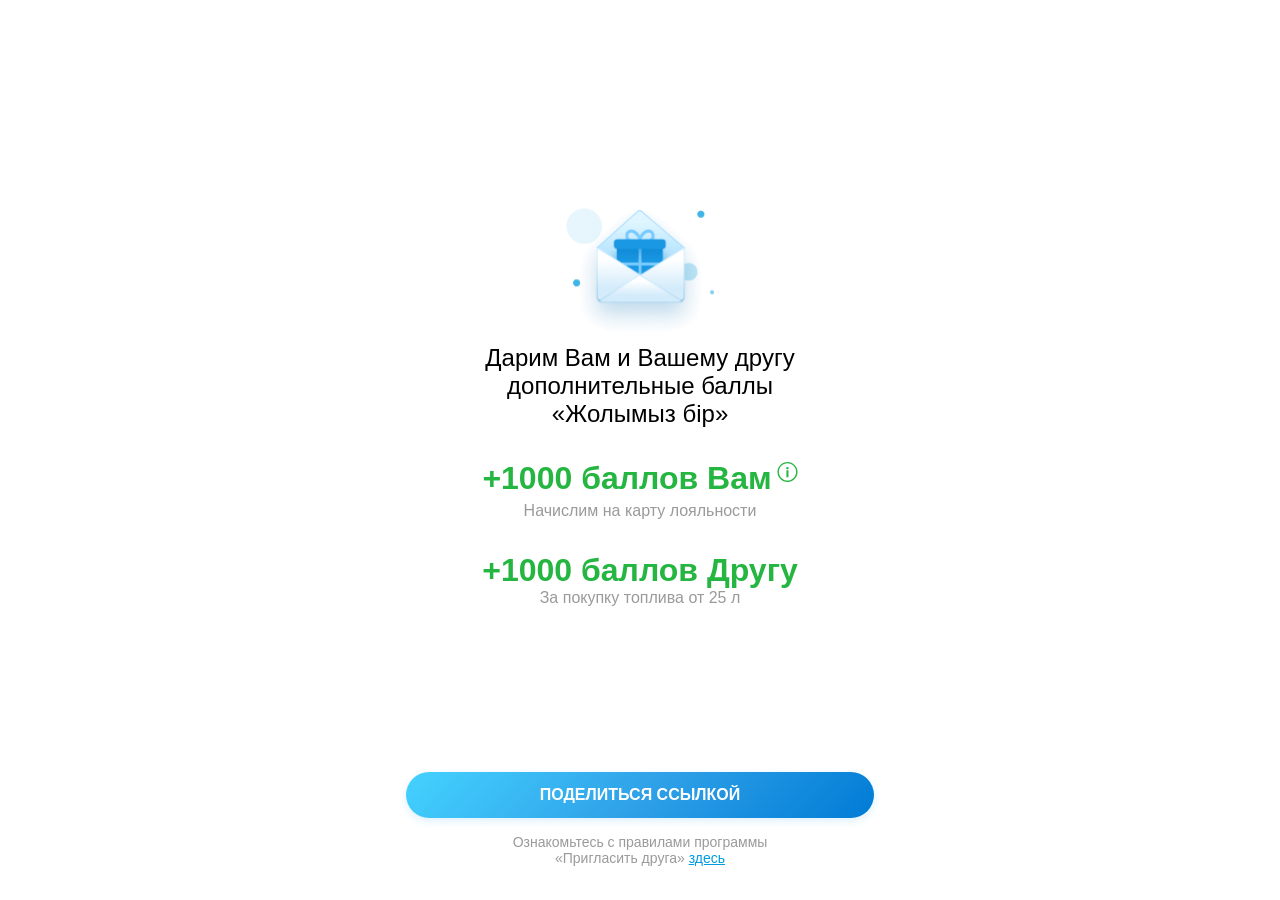
<file: app/pages/Referral.html>
<!doctype html>
<html lang="ru-RU">
<head>
    <meta charset="UTF-8">
    <meta http-equiv="X-UA-Compatible" content="IE=edge,chrome=1">
    <meta name="apple-mobile-web-app-capable" content="yes">
    <meta name="apple-mobile-web-app-status-bar-style" content="black-translucent">
    <meta name="viewport"
          content="width=device-width, initial-scale=1, maximum-scale=1, user-scalable=no, viewport-fit=cover">
    <title>Пригласить друга</title>
    <meta name="description" content="Пригласить друга">
    <link rel="stylesheet" type="text/css" href="referral/css/style.min.css?v=1">
    <script src="referral/js/script.min.js?v=1"></script>
</head>

<body>

<div class="container">
    <div class="content howto">
        <ul>
            <li>
                <img class="envelope" src="referral/img/envelope.png" alt="">
                <p>Дарим Вам и Вашему другу дополнительные баллы<br>«Жолымыз бір»</p>
            </li>
            <li>
                <p class="bonuses">+1000 баллов Вам<img src="referral/img/info.svg" class="icon-info" alt="info" onclick="openModal('info')"/></p>
                <p class="description" id="card-description">
                    Начислим на карту лояльности
                </p>
            </li>
            <li>
                <p class="bonuses">+1000 баллов Другу</p>
                <p class="description">
                    За покупку топлива от 25 л
                </p>
            </li>
        </ul>
    </div>
    <div class="footer">
        <div class="buttons">
            <a href="gpn://referral" class="button-share">Поделиться ссылкой</a>
        </div>
        <div class="rules">
            Ознакомьтесь с правилами программы<br>«Пригласить друга»
            <a href="https://jolymyzbir.ru/app/pages/PromoInviteFriend.html">здесь</a>
        </div>
    </div>
</div>

<div class="jw-modal-wrapper">
    <div id="info" class="jw-modal">
        <div class="jw-modal-body">
            <h1>Делитесь с друзьями промокодом и ссылкой на скачивание приложения.</h1>
            <p>
                Ваш друг должен установить приложение, заправиться топливом
                на АЗС от 25 л. с применением карты лояльности.
                После выполнения условий Вам будет начислено +1000 баллов и другу +1000 баллов.
            </p>
            <div class="buttons">
                <a class="button-ok" onclick="closeModal()">Понятно</a>
            </div>
        </div>
    </div>
</div>

<script>
    var cardNumber = new URLSearchParams(window.location.search).get('cardNumber');
    if (cardNumber) {
        document.getElementById('card-description').textContent = 'Начислим на карту *' + cardNumber;
    }
</script>

</body>
</html>
</file>
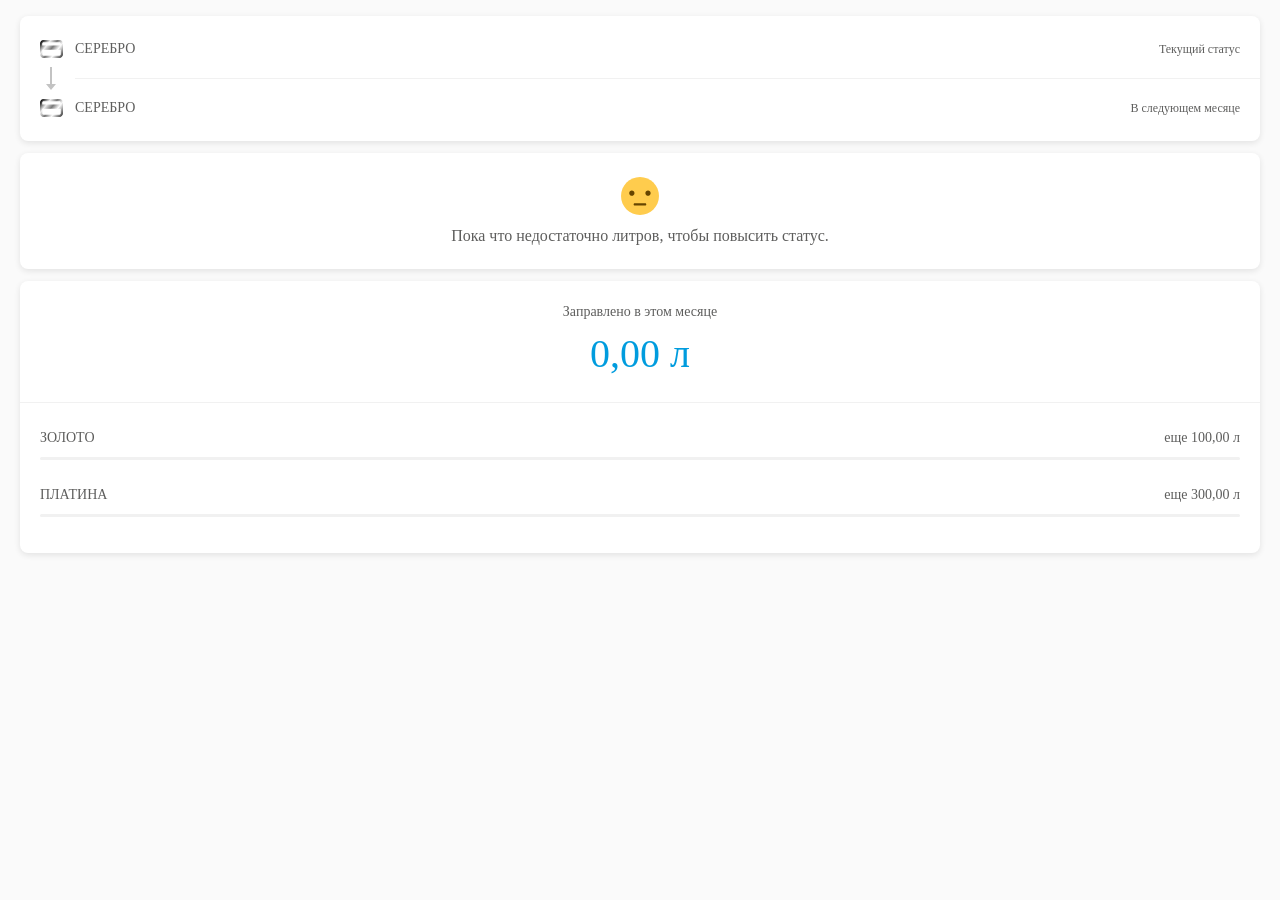
<file: app/pages/StatusInfo.html>
<!DOCTYPE html><html lang="ru-RU"><head><meta http-equiv="Content-Security-Policy" content="default-src 'unsafe-eval' 'unsafe-inline' data:; font-src 'none';"></meta><meta name="csrf-token-name" content="csrftoken">
<meta name="csrf-token-value" content="184a132491f2820b6a659056e0a586afda6d843ff8c082b58292a359599246bc716807a9a65c1a16">
 
	<meta charset="UTF-8"> 
	<meta http-equiv="X-UA-Compatible" content="IE=edge,chrome=1">
	<meta name="apple-mobile-web-app-capable" content="yes">
	<meta name="apple-mobile-web-app-status-bar-style" content="black-translucent">
	<meta name="viewport" content="width=device-width, initial-scale=1, maximum-scale=1, user-scalable=no, viewport-fit=cover">
	<meta name="apple-mobile-web-app-capable" content="yes">
	<meta name="apple-mobile-web-app-status-bar-style" content="black-translucent">
	<title>Информация по статусам</title>
	<meta name="description" content="Информация по статусам ПЛ НПП">
	<link rel="stylesheet" type="text/css" href="[data-uri]">
	<script charset="utf-8">!function(e,t){"object"==typeof exports&&"undefined"!=typeof module?t(exports):"function"==typeof define&&define.amd?define(["exports"],t):t(e.acorn=e.acorn||{})}(this,function(e){"use strict";function t(e,t){for(var r=65536,i=0;i<t.length;i+=2){if(r+=t[i],r>e)return!1;if(r+=t[i+1],r>=e)return!0}}function r(e,r){return e<65?36===e:e<91||(e<97?95===e:e<123||(e<=65535?e>=170&&S.test(String.fromCharCode(e)):r!==!1&&t(e,T)))}function i(e,r){return e<48?36===e:e<58||!(e<65)&&(e<91||(e<97?95===e:e<123||(e<=65535?e>=170&&D.test(String.fromCharCode(e)):r!==!1&&(t(e,T)||t(e,k)))))}function s(e,t){return new C(e,{beforeExpr:!0,binop:t})}function n(e,t){return void 0===t&&(t={}),t.keyword=e,O[e]=new C(e,t)}function a(e){return 10===e||13===e||8232===e||8233==e}function o(e){return"[object Array]"===Object.prototype.toString.call(e)}function c(e,t){return Object.prototype.hasOwnProperty.call(e,t)}function u(e,t){for(var r=1,i=0;;){q.lastIndex=i;var s=q.exec(e);if(!(s&&s.index<t))return new B(r,t-i);++r,i=s.index+s[0].length}}function l(e){var t={};for(var r in P)t[r]=e&&c(e,r)?e[r]:P[r];if(null==t.allowReserved&&(t.allowReserved=t.ecmaVersion<5),o(t.onToken)){var i=t.onToken;t.onToken=function(e){return i.push(e)}}return o(t.onComment)&&(t.onComment=p(t,t.onComment)),t}function p(e,t){return function(r,i,s,n,a,o){var c={type:r?"Block":"Line",value:i,start:s,end:n};e.locations&&(c.loc=new M(this,a,o)),e.ranges&&(c.range=[s,n]),t.push(c)}}function h(e){return new RegExp("^("+e.replace(/ /g,"|")+")$")}function d(e,t,r,i){return e.type=t,e.end=r,this.options.locations&&(e.loc.end=i),this.options.ranges&&(e.range[1]=r),e}function f(e,t,r,i){try{return new RegExp(e,t)}catch(e){if(void 0!==r)throw e instanceof SyntaxError&&i.raise(r,"Error parsing regular expression: "+e.message),e}}function m(e){return e<=65535?String.fromCharCode(e):(e-=65536,String.fromCharCode((e>>10)+55296,(1023&e)+56320))}function g(e,t){return new U(t,e).parse()}function b(e,t,r){var i=new U(r,e,t);return i.nextToken(),i.parseExpression()}function v(e,t){return new U(t,e)}var y={3:"abstract boolean byte char class double enum export extends final float goto implements import int interface long native package private protected public short static super synchronized throws transient volatile",5:"class enum extends super const export import",6:"enum",7:"enum",strict:"implements interface let package private protected public static yield",strictBind:"eval arguments"},E="break case catch continue debugger default do else finally for function if return switch throw try var while with null true false instanceof typeof void delete new in this",x={5:E,6:E+" const class extends export import super"},w="\xaa\xb5\xba\xc0-\xd6\xd8-\xf6\xf8-\u02c1\u02c6-\u02d1\u02e0-\u02e4\u02ec\u02ee\u0370-\u0374\u0376\u0377\u037a-\u037d\u037f\u0386\u0388-\u038a\u038c\u038e-\u03a1\u03a3-\u03f5\u03f7-\u0481\u048a-\u052f\u0531-\u0556\u0559\u0561-\u0587\u05d0-\u05ea\u05f0-\u05f2\u0620-\u064a\u066e\u066f\u0671-\u06d3\u06d5\u06e5\u06e6\u06ee\u06ef\u06fa-\u06fc\u06ff\u0710\u0712-\u072f\u074d-\u07a5\u07b1\u07ca-\u07ea\u07f4\u07f5\u07fa\u0800-\u0815\u081a\u0824\u0828\u0840-\u0858\u08a0-\u08b4\u08b6-\u08bd\u0904-\u0939\u093d\u0950\u0958-\u0961\u0971-\u0980\u0985-\u098c\u098f\u0990\u0993-\u09a8\u09aa-\u09b0\u09b2\u09b6-\u09b9\u09bd\u09ce\u09dc\u09dd\u09df-\u09e1\u09f0\u09f1\u0a05-\u0a0a\u0a0f\u0a10\u0a13-\u0a28\u0a2a-\u0a30\u0a32\u0a33\u0a35\u0a36\u0a38\u0a39\u0a59-\u0a5c\u0a5e\u0a72-\u0a74\u0a85-\u0a8d\u0a8f-\u0a91\u0a93-\u0aa8\u0aaa-\u0ab0\u0ab2\u0ab3\u0ab5-\u0ab9\u0abd\u0ad0\u0ae0\u0ae1\u0af9\u0b05-\u0b0c\u0b0f\u0b10\u0b13-\u0b28\u0b2a-\u0b30\u0b32\u0b33\u0b35-\u0b39\u0b3d\u0b5c\u0b5d\u0b5f-\u0b61\u0b71\u0b83\u0b85-\u0b8a\u0b8e-\u0b90\u0b92-\u0b95\u0b99\u0b9a\u0b9c\u0b9e\u0b9f\u0ba3\u0ba4\u0ba8-\u0baa\u0bae-\u0bb9\u0bd0\u0c05-\u0c0c\u0c0e-\u0c10\u0c12-\u0c28\u0c2a-\u0c39\u0c3d\u0c58-\u0c5a\u0c60\u0c61\u0c80\u0c85-\u0c8c\u0c8e-\u0c90\u0c92-\u0ca8\u0caa-\u0cb3\u0cb5-\u0cb9\u0cbd\u0cde\u0ce0\u0ce1\u0cf1\u0cf2\u0d05-\u0d0c\u0d0e-\u0d10\u0d12-\u0d3a\u0d3d\u0d4e\u0d54-\u0d56\u0d5f-\u0d61\u0d7a-\u0d7f\u0d85-\u0d96\u0d9a-\u0db1\u0db3-\u0dbb\u0dbd\u0dc0-\u0dc6\u0e01-\u0e30\u0e32\u0e33\u0e40-\u0e46\u0e81\u0e82\u0e84\u0e87\u0e88\u0e8a\u0e8d\u0e94-\u0e97\u0e99-\u0e9f\u0ea1-\u0ea3\u0ea5\u0ea7\u0eaa\u0eab\u0ead-\u0eb0\u0eb2\u0eb3\u0ebd\u0ec0-\u0ec4\u0ec6\u0edc-\u0edf\u0f00\u0f40-\u0f47\u0f49-\u0f6c\u0f88-\u0f8c\u1000-\u102a\u103f\u1050-\u1055\u105a-\u105d\u1061\u1065\u1066\u106e-\u1070\u1075-\u1081\u108e\u10a0-\u10c5\u10c7\u10cd\u10d0-\u10fa\u10fc-\u1248\u124a-\u124d\u1250-\u1256\u1258\u125a-\u125d\u1260-\u1288\u128a-\u128d\u1290-\u12b0\u12b2-\u12b5\u12b8-\u12be\u12c0\u12c2-\u12c5\u12c8-\u12d6\u12d8-\u1310\u1312-\u1315\u1318-\u135a\u1380-\u138f\u13a0-\u13f5\u13f8-\u13fd\u1401-\u166c\u166f-\u167f\u1681-\u169a\u16a0-\u16ea\u16ee-\u16f8\u1700-\u170c\u170e-\u1711\u1720-\u1731\u1740-\u1751\u1760-\u176c\u176e-\u1770\u1780-\u17b3\u17d7\u17dc\u1820-\u1877\u1880-\u18a8\u18aa\u18b0-\u18f5\u1900-\u191e\u1950-\u196d\u1970-\u1974\u1980-\u19ab\u19b0-\u19c9\u1a00-\u1a16\u1a20-\u1a54\u1aa7\u1b05-\u1b33\u1b45-\u1b4b\u1b83-\u1ba0\u1bae\u1baf\u1bba-\u1be5\u1c00-\u1c23\u1c4d-\u1c4f\u1c5a-\u1c7d\u1c80-\u1c88\u1ce9-\u1cec\u1cee-\u1cf1\u1cf5\u1cf6\u1d00-\u1dbf\u1e00-\u1f15\u1f18-\u1f1d\u1f20-\u1f45\u1f48-\u1f4d\u1f50-\u1f57\u1f59\u1f5b\u1f5d\u1f5f-\u1f7d\u1f80-\u1fb4\u1fb6-\u1fbc\u1fbe\u1fc2-\u1fc4\u1fc6-\u1fcc\u1fd0-\u1fd3\u1fd6-\u1fdb\u1fe0-\u1fec\u1ff2-\u1ff4\u1ff6-\u1ffc\u2071\u207f\u2090-\u209c\u2102\u2107\u210a-\u2113\u2115\u2118-\u211d\u2124\u2126\u2128\u212a-\u2139\u213c-\u213f\u2145-\u2149\u214e\u2160-\u2188\u2c00-\u2c2e\u2c30-\u2c5e\u2c60-\u2ce4\u2ceb-\u2cee\u2cf2\u2cf3\u2d00-\u2d25\u2d27\u2d2d\u2d30-\u2d67\u2d6f\u2d80-\u2d96\u2da0-\u2da6\u2da8-\u2dae\u2db0-\u2db6\u2db8-\u2dbe\u2dc0-\u2dc6\u2dc8-\u2dce\u2dd0-\u2dd6\u2dd8-\u2dde\u3005-\u3007\u3021-\u3029\u3031-\u3035\u3038-\u303c\u3041-\u3096\u309b-\u309f\u30a1-\u30fa\u30fc-\u30ff\u3105-\u312d\u3131-\u318e\u31a0-\u31ba\u31f0-\u31ff\u3400-\u4db5\u4e00-\u9fd5\ua000-\ua48c\ua4d0-\ua4fd\ua500-\ua60c\ua610-\ua61f\ua62a\ua62b\ua640-\ua66e\ua67f-\ua69d\ua6a0-\ua6ef\ua717-\ua71f\ua722-\ua788\ua78b-\ua7ae\ua7b0-\ua7b7\ua7f7-\ua801\ua803-\ua805\ua807-\ua80a\ua80c-\ua822\ua840-\ua873\ua882-\ua8b3\ua8f2-\ua8f7\ua8fb\ua8fd\ua90a-\ua925\ua930-\ua946\ua960-\ua97c\ua984-\ua9b2\ua9cf\ua9e0-\ua9e4\ua9e6-\ua9ef\ua9fa-\ua9fe\uaa00-\uaa28\uaa40-\uaa42\uaa44-\uaa4b\uaa60-\uaa76\uaa7a\uaa7e-\uaaaf\uaab1\uaab5\uaab6\uaab9-\uaabd\uaac0\uaac2\uaadb-\uaadd\uaae0-\uaaea\uaaf2-\uaaf4\uab01-\uab06\uab09-\uab0e\uab11-\uab16\uab20-\uab26\uab28-\uab2e\uab30-\uab5a\uab5c-\uab65\uab70-\uabe2\uac00-\ud7a3\ud7b0-\ud7c6\ud7cb-\ud7fb\uf900-\ufa6d\ufa70-\ufad9\ufb00-\ufb06\ufb13-\ufb17\ufb1d\ufb1f-\ufb28\ufb2a-\ufb36\ufb38-\ufb3c\ufb3e\ufb40\ufb41\ufb43\ufb44\ufb46-\ufbb1\ufbd3-\ufd3d\ufd50-\ufd8f\ufd92-\ufdc7\ufdf0-\ufdfb\ufe70-\ufe74\ufe76-\ufefc\uff21-\uff3a\uff41-\uff5a\uff66-\uffbe\uffc2-\uffc7\uffca-\uffcf\uffd2-\uffd7\uffda-\uffdc",A="\u200c\u200d\xb7\u0300-\u036f\u0387\u0483-\u0487\u0591-\u05bd\u05bf\u05c1\u05c2\u05c4\u05c5\u05c7\u0610-\u061a\u064b-\u0669\u0670\u06d6-\u06dc\u06df-\u06e4\u06e7\u06e8\u06ea-\u06ed\u06f0-\u06f9\u0711\u0730-\u074a\u07a6-\u07b0\u07c0-\u07c9\u07eb-\u07f3\u0816-\u0819\u081b-\u0823\u0825-\u0827\u0829-\u082d\u0859-\u085b\u08d4-\u08e1\u08e3-\u0903\u093a-\u093c\u093e-\u094f\u0951-\u0957\u0962\u0963\u0966-\u096f\u0981-\u0983\u09bc\u09be-\u09c4\u09c7\u09c8\u09cb-\u09cd\u09d7\u09e2\u09e3\u09e6-\u09ef\u0a01-\u0a03\u0a3c\u0a3e-\u0a42\u0a47\u0a48\u0a4b-\u0a4d\u0a51\u0a66-\u0a71\u0a75\u0a81-\u0a83\u0abc\u0abe-\u0ac5\u0ac7-\u0ac9\u0acb-\u0acd\u0ae2\u0ae3\u0ae6-\u0aef\u0b01-\u0b03\u0b3c\u0b3e-\u0b44\u0b47\u0b48\u0b4b-\u0b4d\u0b56\u0b57\u0b62\u0b63\u0b66-\u0b6f\u0b82\u0bbe-\u0bc2\u0bc6-\u0bc8\u0bca-\u0bcd\u0bd7\u0be6-\u0bef\u0c00-\u0c03\u0c3e-\u0c44\u0c46-\u0c48\u0c4a-\u0c4d\u0c55\u0c56\u0c62\u0c63\u0c66-\u0c6f\u0c81-\u0c83\u0cbc\u0cbe-\u0cc4\u0cc6-\u0cc8\u0cca-\u0ccd\u0cd5\u0cd6\u0ce2\u0ce3\u0ce6-\u0cef\u0d01-\u0d03\u0d3e-\u0d44\u0d46-\u0d48\u0d4a-\u0d4d\u0d57\u0d62\u0d63\u0d66-\u0d6f\u0d82\u0d83\u0dca\u0dcf-\u0dd4\u0dd6\u0dd8-\u0ddf\u0de6-\u0def\u0df2\u0df3\u0e31\u0e34-\u0e3a\u0e47-\u0e4e\u0e50-\u0e59\u0eb1\u0eb4-\u0eb9\u0ebb\u0ebc\u0ec8-\u0ecd\u0ed0-\u0ed9\u0f18\u0f19\u0f20-\u0f29\u0f35\u0f37\u0f39\u0f3e\u0f3f\u0f71-\u0f84\u0f86\u0f87\u0f8d-\u0f97\u0f99-\u0fbc\u0fc6\u102b-\u103e\u1040-\u1049\u1056-\u1059\u105e-\u1060\u1062-\u1064\u1067-\u106d\u1071-\u1074\u1082-\u108d\u108f-\u109d\u135d-\u135f\u1369-\u1371\u1712-\u1714\u1732-\u1734\u1752\u1753\u1772\u1773\u17b4-\u17d3\u17dd\u17e0-\u17e9\u180b-\u180d\u1810-\u1819\u18a9\u1920-\u192b\u1930-\u193b\u1946-\u194f\u19d0-\u19da\u1a17-\u1a1b\u1a55-\u1a5e\u1a60-\u1a7c\u1a7f-\u1a89\u1a90-\u1a99\u1ab0-\u1abd\u1b00-\u1b04\u1b34-\u1b44\u1b50-\u1b59\u1b6b-\u1b73\u1b80-\u1b82\u1ba1-\u1bad\u1bb0-\u1bb9\u1be6-\u1bf3\u1c24-\u1c37\u1c40-\u1c49\u1c50-\u1c59\u1cd0-\u1cd2\u1cd4-\u1ce8\u1ced\u1cf2-\u1cf4\u1cf8\u1cf9\u1dc0-\u1df5\u1dfb-\u1dff\u203f\u2040\u2054\u20d0-\u20dc\u20e1\u20e5-\u20f0\u2cef-\u2cf1\u2d7f\u2de0-\u2dff\u302a-\u302f\u3099\u309a\ua620-\ua629\ua66f\ua674-\ua67d\ua69e\ua69f\ua6f0\ua6f1\ua802\ua806\ua80b\ua823-\ua827\ua880\ua881\ua8b4-\ua8c5\ua8d0-\ua8d9\ua8e0-\ua8f1\ua900-\ua909\ua926-\ua92d\ua947-\ua953\ua980-\ua983\ua9b3-\ua9c0\ua9d0-\ua9d9\ua9e5\ua9f0-\ua9f9\uaa29-\uaa36\uaa43\uaa4c\uaa4d\uaa50-\uaa59\uaa7b-\uaa7d\uaab0\uaab2-\uaab4\uaab7\uaab8\uaabe\uaabf\uaac1\uaaeb-\uaaef\uaaf5\uaaf6\uabe3-\uabea\uabec\uabed\uabf0-\uabf9\ufb1e\ufe00-\ufe0f\ufe20-\ufe2f\ufe33\ufe34\ufe4d-\ufe4f\uff10-\uff19\uff3f",S=new RegExp("["+w+"]"),D=new RegExp("["+w+A+"]");w=A=null;var T=[0,11,2,25,2,18,2,1,2,14,3,13,35,122,70,52,268,28,4,48,48,31,17,26,6,37,11,29,3,35,5,7,2,4,43,157,19,35,5,35,5,39,9,51,157,310,10,21,11,7,153,5,3,0,2,43,2,1,4,0,3,22,11,22,10,30,66,18,2,1,11,21,11,25,71,55,7,1,65,0,16,3,2,2,2,26,45,28,4,28,36,7,2,27,28,53,11,21,11,18,14,17,111,72,56,50,14,50,785,52,76,44,33,24,27,35,42,34,4,0,13,47,15,3,22,0,2,0,36,17,2,24,85,6,2,0,2,3,2,14,2,9,8,46,39,7,3,1,3,21,2,6,2,1,2,4,4,0,19,0,13,4,159,52,19,3,54,47,21,1,2,0,185,46,42,3,37,47,21,0,60,42,86,25,391,63,32,0,449,56,264,8,2,36,18,0,50,29,881,921,103,110,18,195,2749,1070,4050,582,8634,568,8,30,114,29,19,47,17,3,32,20,6,18,881,68,12,0,67,12,65,0,32,6124,20,754,9486,1,3071,106,6,12,4,8,8,9,5991,84,2,70,2,1,3,0,3,1,3,3,2,11,2,0,2,6,2,64,2,3,3,7,2,6,2,27,2,3,2,4,2,0,4,6,2,339,3,24,2,24,2,30,2,24,2,30,2,24,2,30,2,24,2,30,2,24,2,7,4149,196,60,67,1213,3,2,26,2,1,2,0,3,0,2,9,2,3,2,0,2,0,7,0,5,0,2,0,2,0,2,2,2,1,2,0,3,0,2,0,2,0,2,0,2,0,2,1,2,0,3,3,2,6,2,3,2,3,2,0,2,9,2,16,6,2,2,4,2,16,4421,42710,42,4148,12,221,3,5761,10591,541],k=[509,0,227,0,150,4,294,9,1368,2,2,1,6,3,41,2,5,0,166,1,1306,2,54,14,32,9,16,3,46,10,54,9,7,2,37,13,2,9,52,0,13,2,49,13,10,2,4,9,83,11,7,0,161,11,6,9,7,3,57,0,2,6,3,1,3,2,10,0,11,1,3,6,4,4,193,17,10,9,87,19,13,9,214,6,3,8,28,1,83,16,16,9,82,12,9,9,84,14,5,9,423,9,838,7,2,7,17,9,57,21,2,13,19882,9,135,4,60,6,26,9,1016,45,17,3,19723,1,5319,4,4,5,9,7,3,6,31,3,149,2,1418,49,513,54,5,49,9,0,15,0,23,4,2,14,1361,6,2,16,3,6,2,1,2,4,2214,6,110,6,6,9,792487,239],C=function(e,t){void 0===t&&(t={}),this.label=e,this.keyword=t.keyword,this.beforeExpr=!!t.beforeExpr,this.startsExpr=!!t.startsExpr,this.isLoop=!!t.isLoop,this.isAssign=!!t.isAssign,this.prefix=!!t.prefix,this.postfix=!!t.postfix,this.binop=t.binop||null,this.updateContext=null},N={beforeExpr:!0},L={startsExpr:!0},O={},R={num:new C("num",L),regexp:new C("regexp",L),string:new C("string",L),name:new C("name",L),eof:new C("eof"),bracketL:new C("[",{beforeExpr:!0,startsExpr:!0}),bracketR:new C("]"),braceL:new C("{",{beforeExpr:!0,startsExpr:!0}),braceR:new C("}"),parenL:new C("(",{beforeExpr:!0,startsExpr:!0}),parenR:new C(")"),comma:new C(",",N),semi:new C(";",N),colon:new C(":",N),dot:new C("."),question:new C("?",N),arrow:new C("=>",N),template:new C("template"),ellipsis:new C("...",N),backQuote:new C("`",L),dollarBraceL:new C("${",{beforeExpr:!0,startsExpr:!0}),eq:new C("=",{beforeExpr:!0,isAssign:!0}),assign:new C("_=",{beforeExpr:!0,isAssign:!0}),incDec:new C("++/--",{prefix:!0,postfix:!0,startsExpr:!0}),prefix:new C("prefix",{beforeExpr:!0,prefix:!0,startsExpr:!0}),logicalOR:s("||",1),logicalAND:s("&&",2),bitwiseOR:s("|",3),bitwiseXOR:s("^",4),bitwiseAND:s("&",5),equality:s("==/!=",6),relational:s("</>",7),bitShift:s("<</>>",8),plusMin:new C("+/-",{beforeExpr:!0,binop:9,prefix:!0,startsExpr:!0}),modulo:s("%",10),star:s("*",10),slash:s("/",10),starstar:new C("**",{beforeExpr:!0}),_break:n("break"),_case:n("case",N),_catch:n("catch"),_continue:n("continue"),_debugger:n("debugger"),_default:n("default",N),_do:n("do",{isLoop:!0,beforeExpr:!0}),_else:n("else",N),_finally:n("finally"),_for:n("for",{isLoop:!0}),_function:n("function",L),_if:n("if"),_return:n("return",N),_switch:n("switch"),_throw:n("throw",N),_try:n("try"),_var:n("var"),_const:n("const"),_while:n("while",{isLoop:!0}),_with:n("with"),_new:n("new",{beforeExpr:!0,startsExpr:!0}),_this:n("this",L),_super:n("super",L),_class:n("class"),_extends:n("extends",N),_export:n("export"),_import:n("import"),_null:n("null",L),_true:n("true",L),_false:n("false",L),_in:n("in",{beforeExpr:!0,binop:7}),_instanceof:n("instanceof",{beforeExpr:!0,binop:7}),_typeof:n("typeof",{beforeExpr:!0,prefix:!0,startsExpr:!0}),_void:n("void",{beforeExpr:!0,prefix:!0,startsExpr:!0}),_delete:n("delete",{beforeExpr:!0,prefix:!0,startsExpr:!0})},I=/\r\n?|\n|\u2028|\u2029/,q=new RegExp(I.source,"g"),_=/[\u1680\u180e\u2000-\u200a\u202f\u205f\u3000\ufeff]/,F=/(?:\s|\/\/.*|\/\*[^]*?\*\/)*/g,B=function(e,t){this.line=e,this.column=t};B.prototype.offset=function(e){return new B(this.line,this.column+e)};var M=function(e,t,r){this.start=t,this.end=r,null!==e.sourceFile&&(this.source=e.sourceFile)},P={ecmaVersion:6,sourceType:"script",onInsertedSemicolon:null,onTrailingComma:null,allowReserved:null,allowReturnOutsideFunction:!1,allowImportExportEverywhere:!1,allowHashBang:!1,locations:!1,onToken:null,onComment:null,ranges:!1,program:null,sourceFile:null,directSourceFile:null,preserveParens:!1,plugins:{}},V={},U=function(e,t,r){this.options=e=l(e),this.sourceFile=e.sourceFile,this.keywords=h(x[e.ecmaVersion>=6?6:5]);var i=e.allowReserved?"":y[e.ecmaVersion]+("module"==e.sourceType?" await":"");this.reservedWords=h(i);var s=(i?i+" ":"")+y.strict;this.reservedWordsStrict=h(s),this.reservedWordsStrictBind=h(s+" "+y.strictBind),this.input=String(t),this.containsEsc=!1,this.loadPlugins(e.plugins),r?(this.pos=r,this.lineStart=Math.max(0,this.input.lastIndexOf("\n",r)),this.curLine=this.input.slice(0,this.lineStart).split(I).length):(this.pos=this.lineStart=0,this.curLine=1),this.type=R.eof,this.value=null,this.start=this.end=this.pos,this.startLoc=this.endLoc=this.curPosition(),this.lastTokEndLoc=this.lastTokStartLoc=null,this.lastTokStart=this.lastTokEnd=this.pos,this.context=this.initialContext(),this.exprAllowed=!0,this.strict=this.inModule="module"===e.sourceType,this.potentialArrowAt=-1,this.inFunction=this.inGenerator=!1,this.labels=[],0===this.pos&&e.allowHashBang&&"#!"===this.input.slice(0,2)&&this.skipLineComment(2)};U.prototype.isKeyword=function(e){return this.keywords.test(e)},U.prototype.isReservedWord=function(e){return this.reservedWords.test(e)},U.prototype.extend=function(e,t){this[e]=t(this[e])},U.prototype.loadPlugins=function(e){var t=this;for(var r in e){var i=V[r];if(!i)throw new Error("Plugin '"+r+"' not found");i(t,e[r])}},U.prototype.parse=function(){var e=this.options.program||this.startNode();return this.nextToken(),this.parseTopLevel(e)};var H=U.prototype;H.isUseStrict=function(e){return this.options.ecmaVersion>=5&&"ExpressionStatement"===e.type&&"Literal"===e.expression.type&&"use strict"===e.expression.raw.slice(1,-1)},H.eat=function(e){return this.type===e&&(this.next(),!0)},H.isContextual=function(e){return this.type===R.name&&this.value===e},H.eatContextual=function(e){return this.value===e&&this.eat(R.name)},H.expectContextual=function(e){this.eatContextual(e)||this.unexpected()},H.canInsertSemicolon=function(){return this.type===R.eof||this.type===R.braceR||I.test(this.input.slice(this.lastTokEnd,this.start))},H.insertSemicolon=function(){if(this.canInsertSemicolon())return this.options.onInsertedSemicolon&&this.options.onInsertedSemicolon(this.lastTokEnd,this.lastTokEndLoc),!0},H.semicolon=function(){this.eat(R.semi)||this.insertSemicolon()||this.unexpected()},H.afterTrailingComma=function(e){if(this.type==e)return this.options.onTrailingComma&&this.options.onTrailingComma(this.lastTokStart,this.lastTokStartLoc),this.next(),!0},H.expect=function(e){this.eat(e)||this.unexpected()},H.unexpected=function(e){this.raise(null!=e?e:this.start,"Unexpected token")};var G=function(){this.shorthandAssign=0,this.trailingComma=0};H.checkPatternErrors=function(e,t){var r=e&&e.trailingComma;return t?void(r&&this.raise(r,"Comma is not permitted after the rest element")):!!r},H.checkExpressionErrors=function(e,t){var r=e&&e.shorthandAssign;return t?void(r&&this.raise(r,"Shorthand property assignments are valid only in destructuring patterns")):!!r};var j=U.prototype;j.parseTopLevel=function(e){var t=this,r=!0;for(e.body||(e.body=[]);this.type!==R.eof;){var i=t.parseStatement(!0,!0);e.body.push(i),r&&(t.isUseStrict(i)&&t.setStrict(!0),r=!1)}return this.next(),this.options.ecmaVersion>=6&&(e.sourceType=this.options.sourceType),this.finishNode(e,"Program")};var z={kind:"loop"},W={kind:"switch"};j.isLet=function(){if(this.type!==R.name||this.options.ecmaVersion<6||"let"!=this.value)return!1;F.lastIndex=this.pos;var e=F.exec(this.input),t=this.pos+e[0].length,s=this.input.charCodeAt(t);if(91===s||123==s)return!0;if(r(s,!0)){for(var n=t+1;i(this.input.charCodeAt(n),!0);++n);var a=this.input.slice(t,n);if(!this.isKeyword(a))return!0}return!1},j.parseStatement=function(e,t){var r,i=this.type,s=this.startNode();switch(this.isLet()&&(i=R._var,r="let"),i){case R._break:case R._continue:return this.parseBreakContinueStatement(s,i.keyword);case R._debugger:return this.parseDebuggerStatement(s);case R._do:return this.parseDoStatement(s);case R._for:return this.parseForStatement(s);case R._function:return!e&&this.options.ecmaVersion>=6&&this.unexpected(),this.parseFunctionStatement(s);case R._class:return e||this.unexpected(),this.parseClass(s,!0);case R._if:return this.parseIfStatement(s);case R._return:return this.parseReturnStatement(s);case R._switch:return this.parseSwitchStatement(s);case R._throw:return this.parseThrowStatement(s);case R._try:return this.parseTryStatement(s);case R._const:case R._var:return r=r||this.value,e||"var"==r||this.unexpected(),this.parseVarStatement(s,r);case R._while:return this.parseWhileStatement(s);case R._with:return this.parseWithStatement(s);case R.braceL:return this.parseBlock();case R.semi:return this.parseEmptyStatement(s);case R._export:case R._import:return this.options.allowImportExportEverywhere||(t||this.raise(this.start,"'import' and 'export' may only appear at the top level"),this.inModule||this.raise(this.start,"'import' and 'export' may appear only with 'sourceType: module'")),i===R._import?this.parseImport(s):this.parseExport(s);default:var n=this.value,a=this.parseExpression();return i===R.name&&"Identifier"===a.type&&this.eat(R.colon)?this.parseLabeledStatement(s,n,a):this.parseExpressionStatement(s,a)}},j.parseBreakContinueStatement=function(e,t){var r=this,i="break"==t;this.next(),this.eat(R.semi)||this.insertSemicolon()?e.label=null:this.type!==R.name?this.unexpected():(e.label=this.parseIdent(),this.semicolon());for(var s=0;s<this.labels.length;++s){var n=r.labels[s];if(null==e.label||n.name===e.label.name){if(null!=n.kind&&(i||"loop"===n.kind))break;if(e.label&&i)break}}return s===this.labels.length&&this.raise(e.start,"Unsyntactic "+t),this.finishNode(e,i?"BreakStatement":"ContinueStatement")},j.parseDebuggerStatement=function(e){return this.next(),this.semicolon(),this.finishNode(e,"DebuggerStatement")},j.parseDoStatement=function(e){return this.next(),this.labels.push(z),e.body=this.parseStatement(!1),this.labels.pop(),this.expect(R._while),e.test=this.parseParenExpression(),this.options.ecmaVersion>=6?this.eat(R.semi):this.semicolon(),this.finishNode(e,"DoWhileStatement")},j.parseForStatement=function(e){if(this.next(),this.labels.push(z),this.expect(R.parenL),this.type===R.semi)return this.parseFor(e,null);var t=this.isLet();if(this.type===R._var||this.type===R._const||t){var r=this.startNode(),i=t?"let":this.value;return this.next(),this.parseVar(r,!0,i),this.finishNode(r,"VariableDeclaration"),!(this.type===R._in||this.options.ecmaVersion>=6&&this.isContextual("of"))||1!==r.declarations.length||"var"!==i&&r.declarations[0].init?this.parseFor(e,r):this.parseForIn(e,r)}var s=new G,n=this.parseExpression(!0,s);return this.type===R._in||this.options.ecmaVersion>=6&&this.isContextual("of")?(this.checkPatternErrors(s,!0),this.toAssignable(n),this.checkLVal(n),this.parseForIn(e,n)):(this.checkExpressionErrors(s,!0),this.parseFor(e,n))},j.parseFunctionStatement=function(e){return this.next(),this.parseFunction(e,!0)},j.parseIfStatement=function(e){return this.next(),e.test=this.parseParenExpression(),e.consequent=this.parseStatement(!1),e.alternate=this.eat(R._else)?this.parseStatement(!1):null,this.finishNode(e,"IfStatement")},j.parseReturnStatement=function(e){return this.inFunction||this.options.allowReturnOutsideFunction||this.raise(this.start,"'return' outside of function"),this.next(),this.eat(R.semi)||this.insertSemicolon()?e.argument=null:(e.argument=this.parseExpression(),this.semicolon()),this.finishNode(e,"ReturnStatement")},j.parseSwitchStatement=function(e){var t=this;this.next(),e.discriminant=this.parseParenExpression(),e.cases=[],this.expect(R.braceL),this.labels.push(W);for(var r,i=!1;this.type!=R.braceR;)if(t.type===R._case||t.type===R._default){var s=t.type===R._case;r&&t.finishNode(r,"SwitchCase"),e.cases.push(r=t.startNode()),r.consequent=[],t.next(),s?r.test=t.parseExpression():(i&&t.raiseRecoverable(t.lastTokStart,"Multiple default clauses"),i=!0,r.test=null),t.expect(R.colon)}else r||t.unexpected(),r.consequent.push(t.parseStatement(!0));return r&&this.finishNode(r,"SwitchCase"),this.next(),this.labels.pop(),this.finishNode(e,"SwitchStatement")},j.parseThrowStatement=function(e){return this.next(),I.test(this.input.slice(this.lastTokEnd,this.start))&&this.raise(this.lastTokEnd,"Illegal newline after throw"),e.argument=this.parseExpression(),this.semicolon(),this.finishNode(e,"ThrowStatement")};var Z=[];j.parseTryStatement=function(e){if(this.next(),e.block=this.parseBlock(),e.handler=null,this.type===R._catch){var t=this.startNode();this.next(),this.expect(R.parenL),t.param=this.parseBindingAtom(),this.checkLVal(t.param,!0),this.expect(R.parenR),t.body=this.parseBlock(),e.handler=this.finishNode(t,"CatchClause")}return e.finalizer=this.eat(R._finally)?this.parseBlock():null,e.handler||e.finalizer||this.raise(e.start,"Missing catch or finally clause"),this.finishNode(e,"TryStatement")},j.parseVarStatement=function(e,t){return this.next(),this.parseVar(e,!1,t),this.semicolon(),this.finishNode(e,"VariableDeclaration")},j.parseWhileStatement=function(e){return this.next(),e.test=this.parseParenExpression(),this.labels.push(z),e.body=this.parseStatement(!1),this.labels.pop(),this.finishNode(e,"WhileStatement")},j.parseWithStatement=function(e){return this.strict&&this.raise(this.start,"'with' in strict mode"),this.next(),e.object=this.parseParenExpression(),e.body=this.parseStatement(!1),this.finishNode(e,"WithStatement")},j.parseEmptyStatement=function(e){return this.next(),this.finishNode(e,"EmptyStatement")},j.parseLabeledStatement=function(e,t,r){for(var i=this,s=0;s<this.labels.length;++s)i.labels[s].name===t&&i.raise(r.start,"Label '"+t+"' is already declared");for(var n=this.type.isLoop?"loop":this.type===R._switch?"switch":null,a=this.labels.length-1;a>=0;a--){var o=i.labels[a];if(o.statementStart!=e.start)break;o.statementStart=i.start,o.kind=n}return this.labels.push({name:t,kind:n,statementStart:this.start}),e.body=this.parseStatement(!0),this.labels.pop(),e.label=r,this.finishNode(e,"LabeledStatement")},j.parseExpressionStatement=function(e,t){return e.expression=t,this.semicolon(),this.finishNode(e,"ExpressionStatement")},j.parseBlock=function(e){var t,r=this,i=this.startNode(),s=!0;for(i.body=[],this.expect(R.braceL);!this.eat(R.braceR);){var n=r.parseStatement(!0);i.body.push(n),s&&e&&r.isUseStrict(n)&&(t=r.strict,r.setStrict(r.strict=!0)),s=!1}return t===!1&&this.setStrict(!1),this.finishNode(i,"BlockStatement")},j.parseFor=function(e,t){return e.init=t,this.expect(R.semi),e.test=this.type===R.semi?null:this.parseExpression(),this.expect(R.semi),e.update=this.type===R.parenR?null:this.parseExpression(),this.expect(R.parenR),e.body=this.parseStatement(!1),this.labels.pop(),this.finishNode(e,"ForStatement")},j.parseForIn=function(e,t){var r=this.type===R._in?"ForInStatement":"ForOfStatement";return this.next(),e.left=t,e.right=this.parseExpression(),this.expect(R.parenR),e.body=this.parseStatement(!1),this.labels.pop(),this.finishNode(e,r)},j.parseVar=function(e,t,r){var i=this;for(e.declarations=[],e.kind=r;;){var s=i.startNode();if(i.parseVarId(s),i.eat(R.eq)?s.init=i.parseMaybeAssign(t):"const"!==r||i.type===R._in||i.options.ecmaVersion>=6&&i.isContextual("of")?"Identifier"==s.id.type||t&&(i.type===R._in||i.isContextual("of"))?s.init=null:i.raise(i.lastTokEnd,"Complex binding patterns require an initialization value"):i.unexpected(),e.declarations.push(i.finishNode(s,"VariableDeclarator")),!i.eat(R.comma))break}return e},j.parseVarId=function(e){e.id=this.parseBindingAtom(),this.checkLVal(e.id,!0)},j.parseFunction=function(e,t,r){this.initFunction(e),this.options.ecmaVersion>=6&&(e.generator=this.eat(R.star));var i=this.inGenerator;return this.inGenerator=e.generator,(t||this.type===R.name)&&(e.id=this.parseIdent()),this.parseFunctionParams(e),this.parseFunctionBody(e,r),this.inGenerator=i,this.finishNode(e,t?"FunctionDeclaration":"FunctionExpression")},j.parseFunctionParams=function(e){this.expect(R.parenL),e.params=this.parseBindingList(R.parenR,!1,!1,!0)},j.parseClass=function(e,t){var r=this;this.next(),this.parseClassId(e,t),this.parseClassSuper(e);var i=this.startNode(),s=!1;for(i.body=[],this.expect(R.braceL);!this.eat(R.braceR);)if(!r.eat(R.semi)){var n=r.startNode(),a=r.eat(R.star),o=r.type===R.name&&"static"===r.value;r.parsePropertyName(n),n.static=o&&r.type!==R.parenL,n.static&&(a&&r.unexpected(),a=r.eat(R.star),r.parsePropertyName(n)),n.kind="method";var c=!1;if(!n.computed){var u=n.key;a||"Identifier"!==u.type||r.type===R.parenL||"get"!==u.name&&"set"!==u.name||(c=!0,n.kind=u.name,u=r.parsePropertyName(n)),!n.static&&("Identifier"===u.type&&"constructor"===u.name||"Literal"===u.type&&"constructor"===u.value)&&(s&&r.raise(u.start,"Duplicate constructor in the same class"),c&&r.raise(u.start,"Constructor can't have get/set modifier"),a&&r.raise(u.start,"Constructor can't be a generator"),n.kind="constructor",s=!0)}if(r.parseClassMethod(i,n,a),c){var l="get"===n.kind?0:1;if(n.value.params.length!==l){var p=n.value.start;"get"===n.kind?r.raiseRecoverable(p,"getter should have no params"):r.raiseRecoverable(p,"setter should have exactly one param")}"set"===n.kind&&"RestElement"===n.value.params[0].type&&r.raise(n.value.params[0].start,"Setter cannot use rest params")}}return e.body=this.finishNode(i,"ClassBody"),this.finishNode(e,t?"ClassDeclaration":"ClassExpression")},j.parseClassMethod=function(e,t,r){t.value=this.parseMethod(r),e.body.push(this.finishNode(t,"MethodDefinition"))},j.parseClassId=function(e,t){e.id=this.type===R.name?this.parseIdent():t?this.unexpected():null},j.parseClassSuper=function(e){e.superClass=this.eat(R._extends)?this.parseExprSubscripts():null},j.parseExport=function(e){var t=this;if(this.next(),this.eat(R.star))return this.expectContextual("from"),e.source=this.type===R.string?this.parseExprAtom():this.unexpected(),this.semicolon(),this.finishNode(e,"ExportAllDeclaration");if(this.eat(R._default)){var r=this.type==R.parenL,i=this.parseMaybeAssign(),s=!0;return r||"FunctionExpression"!=i.type&&"ClassExpression"!=i.type||(s=!1,i.id&&(i.type="FunctionExpression"==i.type?"FunctionDeclaration":"ClassDeclaration")),e.declaration=i,s&&this.semicolon(),this.finishNode(e,"ExportDefaultDeclaration")}if(this.shouldParseExportStatement())e.declaration=this.parseStatement(!0),e.specifiers=[],e.source=null;else{if(e.declaration=null,e.specifiers=this.parseExportSpecifiers(),this.eatContextual("from"))e.source=this.type===R.string?this.parseExprAtom():this.unexpected();else{for(var n=0;n<e.specifiers.length;n++)(t.keywords.test(e.specifiers[n].local.name)||t.reservedWords.test(e.specifiers[n].local.name))&&t.unexpected(e.specifiers[n].local.start);e.source=null}this.semicolon()}return this.finishNode(e,"ExportNamedDeclaration")},j.shouldParseExportStatement=function(){return this.type.keyword||this.isLet()},j.parseExportSpecifiers=function(){var e=this,t=[],r=!0;for(this.expect(R.braceL);!this.eat(R.braceR);){if(r)r=!1;else if(e.expect(R.comma),e.afterTrailingComma(R.braceR))break;var i=e.startNode();i.local=e.parseIdent(e.type===R._default),i.exported=e.eatContextual("as")?e.parseIdent(!0):i.local,t.push(e.finishNode(i,"ExportSpecifier"))}return t},j.parseImport=function(e){return this.next(),this.type===R.string?(e.specifiers=Z,e.source=this.parseExprAtom()):(e.specifiers=this.parseImportSpecifiers(),this.expectContextual("from"),e.source=this.type===R.string?this.parseExprAtom():this.unexpected()),this.semicolon(),this.finishNode(e,"ImportDeclaration")},j.parseImportSpecifiers=function(){var e=this,t=[],r=!0;if(this.type===R.name){var i=this.startNode();if(i.local=this.parseIdent(),this.checkLVal(i.local,!0),t.push(this.finishNode(i,"ImportDefaultSpecifier")),!this.eat(R.comma))return t}if(this.type===R.star){var s=this.startNode();return this.next(),this.expectContextual("as"),s.local=this.parseIdent(),this.checkLVal(s.local,!0),t.push(this.finishNode(s,"ImportNamespaceSpecifier")),t}for(this.expect(R.braceL);!this.eat(R.braceR);){if(r)r=!1;else if(e.expect(R.comma),e.afterTrailingComma(R.braceR))break;var n=e.startNode();n.imported=e.parseIdent(!0),e.eatContextual("as")?n.local=e.parseIdent():(n.local=n.imported,e.isKeyword(n.local.name)&&e.unexpected(n.local.start),e.reservedWordsStrict.test(n.local.name)&&e.raise(n.local.start,"The keyword '"+n.local.name+"' is reserved")),e.checkLVal(n.local,!0),t.push(e.finishNode(n,"ImportSpecifier"))}return t};var J=U.prototype;J.toAssignable=function(e,t){var r=this;if(this.options.ecmaVersion>=6&&e)switch(e.type){case"Identifier":case"ObjectPattern":case"ArrayPattern":break;case"ObjectExpression":e.type="ObjectPattern";for(var i=0;i<e.properties.length;i++){var s=e.properties[i];"init"!==s.kind&&r.raise(s.key.start,"Object pattern can't contain getter or setter"),r.toAssignable(s.value,t)}break;case"ArrayExpression":e.type="ArrayPattern",this.toAssignableList(e.elements,t);break;case"AssignmentExpression":if("="!==e.operator){this.raise(e.left.end,"Only '=' operator can be used for specifying default value.");break}e.type="AssignmentPattern",delete e.operator;case"AssignmentPattern":"YieldExpression"===e.right.type&&this.raise(e.right.start,"Yield expression cannot be a default value");break;case"ParenthesizedExpression":e.expression=this.toAssignable(e.expression,t);break;case"MemberExpression":if(!t)break;default:this.raise(e.start,"Assigning to rvalue")}return e},J.toAssignableList=function(e,t){var r=this,i=e.length;if(i){var s=e[i-1];if(s&&"RestElement"==s.type)--i;else if(s&&"SpreadElement"==s.type){s.type="RestElement";var n=s.argument;this.toAssignable(n,t),"Identifier"!==n.type&&"MemberExpression"!==n.type&&"ArrayPattern"!==n.type&&this.unexpected(n.start),--i}t&&s&&"RestElement"===s.type&&"Identifier"!==s.argument.type&&this.unexpected(s.argument.start)}for(var a=0;a<i;a++){var o=e[a];o&&r.toAssignable(o,t)}return e;
},J.parseSpread=function(e){var t=this.startNode();return this.next(),t.argument=this.parseMaybeAssign(!1,e),this.finishNode(t,"SpreadElement")},J.parseRest=function(e){var t=this.startNode();return this.next(),e?t.argument=this.type===R.name?this.parseIdent():this.unexpected():t.argument=this.type===R.name||this.type===R.bracketL?this.parseBindingAtom():this.unexpected(),this.finishNode(t,"RestElement")},J.parseBindingAtom=function(){if(this.options.ecmaVersion<6)return this.parseIdent();switch(this.type){case R.name:return this.parseIdent();case R.bracketL:var e=this.startNode();return this.next(),e.elements=this.parseBindingList(R.bracketR,!0,!0),this.finishNode(e,"ArrayPattern");case R.braceL:return this.parseObj(!0);default:this.unexpected()}},J.parseBindingList=function(e,t,r,i){for(var s=this,n=[],a=!0;!this.eat(e);)if(a?a=!1:s.expect(R.comma),t&&s.type===R.comma)n.push(null);else{if(r&&s.afterTrailingComma(e))break;if(s.type===R.ellipsis){var o=s.parseRest(i);s.parseBindingListItem(o),n.push(o),s.type===R.comma&&s.raise(s.start,"Comma is not permitted after the rest element"),s.expect(e);break}var c=s.parseMaybeDefault(s.start,s.startLoc);s.parseBindingListItem(c),n.push(c)}return n},J.parseBindingListItem=function(e){return e},J.parseMaybeDefault=function(e,t,r){if(r=r||this.parseBindingAtom(),this.options.ecmaVersion<6||!this.eat(R.eq))return r;var i=this.startNodeAt(e,t);return i.left=r,i.right=this.parseMaybeAssign(),this.finishNode(i,"AssignmentPattern")},J.checkLVal=function(e,t,r){var i=this;switch(e.type){case"Identifier":this.strict&&this.reservedWordsStrictBind.test(e.name)&&this.raiseRecoverable(e.start,(t?"Binding ":"Assigning to ")+e.name+" in strict mode"),r&&(c(r,e.name)&&this.raiseRecoverable(e.start,"Argument name clash"),r[e.name]=!0);break;case"MemberExpression":t&&this.raiseRecoverable(e.start,(t?"Binding":"Assigning to")+" member expression");break;case"ObjectPattern":for(var s=0;s<e.properties.length;s++)i.checkLVal(e.properties[s].value,t,r);break;case"ArrayPattern":for(var n=0;n<e.elements.length;n++){var a=e.elements[n];a&&i.checkLVal(a,t,r)}break;case"AssignmentPattern":this.checkLVal(e.left,t,r);break;case"RestElement":this.checkLVal(e.argument,t,r);break;case"ParenthesizedExpression":this.checkLVal(e.expression,t,r);break;default:this.raise(e.start,(t?"Binding":"Assigning to")+" rvalue")}};var X=U.prototype;X.checkPropClash=function(e,t){if(!(this.options.ecmaVersion>=6&&(e.computed||e.method||e.shorthand))){var r,i=e.key;switch(i.type){case"Identifier":r=i.name;break;case"Literal":r=String(i.value);break;default:return}var s=e.kind;if(this.options.ecmaVersion>=6)return void("__proto__"===r&&"init"===s&&(t.proto&&this.raiseRecoverable(i.start,"Redefinition of __proto__ property"),t.proto=!0));r="$"+r;var n=t[r];if(n){var a="init"!==s;(!this.strict&&!a||!n[s])&&a^n.init||this.raiseRecoverable(i.start,"Redefinition of property")}else n=t[r]={init:!1,get:!1,set:!1};n[s]=!0}},X.parseExpression=function(e,t){var r=this,i=this.start,s=this.startLoc,n=this.parseMaybeAssign(e,t);if(this.type===R.comma){var a=this.startNodeAt(i,s);for(a.expressions=[n];this.eat(R.comma);)a.expressions.push(r.parseMaybeAssign(e,t));return this.finishNode(a,"SequenceExpression")}return n},X.parseMaybeAssign=function(e,t,r){if(this.inGenerator&&this.isContextual("yield"))return this.parseYield();var i=!1;t||(t=new G,i=!0);var s=this.start,n=this.startLoc;this.type!=R.parenL&&this.type!=R.name||(this.potentialArrowAt=this.start);var a=this.parseMaybeConditional(e,t);if(r&&(a=r.call(this,a,s,n)),this.type.isAssign){this.checkPatternErrors(t,!0),i||G.call(t);var o=this.startNodeAt(s,n);return o.operator=this.value,o.left=this.type===R.eq?this.toAssignable(a):a,t.shorthandAssign=0,this.checkLVal(a),this.next(),o.right=this.parseMaybeAssign(e),this.finishNode(o,"AssignmentExpression")}return i&&this.checkExpressionErrors(t,!0),a},X.parseMaybeConditional=function(e,t){var r=this.start,i=this.startLoc,s=this.parseExprOps(e,t);if(this.checkExpressionErrors(t))return s;if(this.eat(R.question)){var n=this.startNodeAt(r,i);return n.test=s,n.consequent=this.parseMaybeAssign(),this.expect(R.colon),n.alternate=this.parseMaybeAssign(e),this.finishNode(n,"ConditionalExpression")}return s},X.parseExprOps=function(e,t){var r=this.start,i=this.startLoc,s=this.parseMaybeUnary(t,!1);return this.checkExpressionErrors(t)?s:this.parseExprOp(s,r,i,-1,e)},X.parseExprOp=function(e,t,r,i,s){var n=this.type.binop;if(null!=n&&(!s||this.type!==R._in)&&n>i){var a=this.type===R.logicalOR||this.type===R.logicalAND,o=this.value;this.next();var c=this.start,u=this.startLoc,l=this.parseExprOp(this.parseMaybeUnary(null,!1),c,u,n,s),p=this.buildBinary(t,r,e,l,o,a);return this.parseExprOp(p,t,r,i,s)}return e},X.buildBinary=function(e,t,r,i,s,n){var a=this.startNodeAt(e,t);return a.left=r,a.operator=s,a.right=i,this.finishNode(a,n?"LogicalExpression":"BinaryExpression")},X.parseMaybeUnary=function(e,t){var r,i=this,s=this.start,n=this.startLoc;if(this.type.prefix){var a=this.startNode(),o=this.type===R.incDec;a.operator=this.value,a.prefix=!0,this.next(),a.argument=this.parseMaybeUnary(null,!0),this.checkExpressionErrors(e,!0),o?this.checkLVal(a.argument):this.strict&&"delete"===a.operator&&"Identifier"===a.argument.type?this.raiseRecoverable(a.start,"Deleting local variable in strict mode"):t=!0,r=this.finishNode(a,o?"UpdateExpression":"UnaryExpression")}else{if(r=this.parseExprSubscripts(e),this.checkExpressionErrors(e))return r;for(;this.type.postfix&&!this.canInsertSemicolon();){var c=i.startNodeAt(s,n);c.operator=i.value,c.prefix=!1,c.argument=r,i.checkLVal(r),i.next(),r=i.finishNode(c,"UpdateExpression")}}return!t&&this.eat(R.starstar)?this.buildBinary(s,n,r,this.parseMaybeUnary(null,!1),"**",!1):r},X.parseExprSubscripts=function(e){var t=this.start,r=this.startLoc,i=this.parseExprAtom(e),s="ArrowFunctionExpression"===i.type&&")"!==this.input.slice(this.lastTokStart,this.lastTokEnd);return this.checkExpressionErrors(e)||s?i:this.parseSubscripts(i,t,r)},X.parseSubscripts=function(e,t,r,i){for(var s=this;;)if(s.eat(R.dot)){var n=s.startNodeAt(t,r);n.object=e,n.property=s.parseIdent(!0),n.computed=!1,e=s.finishNode(n,"MemberExpression")}else if(s.eat(R.bracketL)){var a=s.startNodeAt(t,r);a.object=e,a.property=s.parseExpression(),a.computed=!0,s.expect(R.bracketR),e=s.finishNode(a,"MemberExpression")}else if(!i&&s.eat(R.parenL)){var o=s.startNodeAt(t,r);o.callee=e,o.arguments=s.parseExprList(R.parenR,!1),e=s.finishNode(o,"CallExpression")}else{if(s.type!==R.backQuote)return e;var c=s.startNodeAt(t,r);c.tag=e,c.quasi=s.parseTemplate(),e=s.finishNode(c,"TaggedTemplateExpression")}},X.parseExprAtom=function(e){var t,r=this.potentialArrowAt==this.start;switch(this.type){case R._super:this.inFunction||this.raise(this.start,"'super' outside of function or class");case R._this:var i=this.type===R._this?"ThisExpression":"Super";return t=this.startNode(),this.next(),this.finishNode(t,i);case R.name:var s=this.start,n=this.startLoc,a=this.parseIdent(this.type!==R.name);return r&&!this.canInsertSemicolon()&&this.eat(R.arrow)?this.parseArrowExpression(this.startNodeAt(s,n),[a]):a;case R.regexp:var o=this.value;return t=this.parseLiteral(o.value),t.regex={pattern:o.pattern,flags:o.flags},t;case R.num:case R.string:return this.parseLiteral(this.value);case R._null:case R._true:case R._false:return t=this.startNode(),t.value=this.type===R._null?null:this.type===R._true,t.raw=this.type.keyword,this.next(),this.finishNode(t,"Literal");case R.parenL:return this.parseParenAndDistinguishExpression(r);case R.bracketL:return t=this.startNode(),this.next(),t.elements=this.parseExprList(R.bracketR,!0,!0,e),this.finishNode(t,"ArrayExpression");case R.braceL:return this.parseObj(!1,e);case R._function:return t=this.startNode(),this.next(),this.parseFunction(t,!1);case R._class:return this.parseClass(this.startNode(),!1);case R._new:return this.parseNew();case R.backQuote:return this.parseTemplate();default:this.unexpected()}},X.parseLiteral=function(e){var t=this.startNode();return t.value=e,t.raw=this.input.slice(this.start,this.end),this.next(),this.finishNode(t,"Literal")},X.parseParenExpression=function(){this.expect(R.parenL);var e=this.parseExpression();return this.expect(R.parenR),e},X.parseParenAndDistinguishExpression=function(e){var t,r=this,i=this.start,s=this.startLoc;if(this.options.ecmaVersion>=6){this.next();for(var n,a,o=this.start,c=this.startLoc,u=[],l=!0,p=new G;this.type!==R.parenR;){if(l?l=!1:r.expect(R.comma),r.type===R.ellipsis){n=r.start,u.push(r.parseParenItem(r.parseRest()));break}r.type!==R.parenL||a||(a=r.start),u.push(r.parseMaybeAssign(!1,p,r.parseParenItem))}var h=this.start,d=this.startLoc;if(this.expect(R.parenR),e&&!this.canInsertSemicolon()&&this.eat(R.arrow))return this.checkPatternErrors(p,!0),a&&this.unexpected(a),this.parseParenArrowList(i,s,u);u.length||this.unexpected(this.lastTokStart),n&&this.unexpected(n),this.checkExpressionErrors(p,!0),u.length>1?(t=this.startNodeAt(o,c),t.expressions=u,this.finishNodeAt(t,"SequenceExpression",h,d)):t=u[0]}else t=this.parseParenExpression();if(this.options.preserveParens){var f=this.startNodeAt(i,s);return f.expression=t,this.finishNode(f,"ParenthesizedExpression")}return t},X.parseParenItem=function(e){return e},X.parseParenArrowList=function(e,t,r){return this.parseArrowExpression(this.startNodeAt(e,t),r)};var Y=[];X.parseNew=function(){var e=this.startNode(),t=this.parseIdent(!0);if(this.options.ecmaVersion>=6&&this.eat(R.dot))return e.meta=t,e.property=this.parseIdent(!0),"target"!==e.property.name&&this.raiseRecoverable(e.property.start,"The only valid meta property for new is new.target"),this.inFunction||this.raiseRecoverable(e.start,"new.target can only be used in functions"),this.finishNode(e,"MetaProperty");var r=this.start,i=this.startLoc;return e.callee=this.parseSubscripts(this.parseExprAtom(),r,i,!0),this.eat(R.parenL)?e.arguments=this.parseExprList(R.parenR,!1):e.arguments=Y,this.finishNode(e,"NewExpression")},X.parseTemplateElement=function(){var e=this.startNode();return e.value={raw:this.input.slice(this.start,this.end).replace(/\r\n?/g,"\n"),cooked:this.value},this.next(),e.tail=this.type===R.backQuote,this.finishNode(e,"TemplateElement")},X.parseTemplate=function(){var e=this,t=this.startNode();this.next(),t.expressions=[];var r=this.parseTemplateElement();for(t.quasis=[r];!r.tail;)e.expect(R.dollarBraceL),t.expressions.push(e.parseExpression()),e.expect(R.braceR),t.quasis.push(r=e.parseTemplateElement());return this.next(),this.finishNode(t,"TemplateLiteral")},X.parseObj=function(e,t){var r=this,i=this.startNode(),s=!0,n={};for(i.properties=[],this.next();!this.eat(R.braceR);){if(s)s=!1;else if(r.expect(R.comma),r.afterTrailingComma(R.braceR))break;var a,o,c,u=r.startNode();r.options.ecmaVersion>=6&&(u.method=!1,u.shorthand=!1,(e||t)&&(o=r.start,c=r.startLoc),e||(a=r.eat(R.star))),r.parsePropertyName(u),r.parsePropertyValue(u,e,a,o,c,t),r.checkPropClash(u,n),i.properties.push(r.finishNode(u,"Property"))}return this.finishNode(i,e?"ObjectPattern":"ObjectExpression")},X.parsePropertyValue=function(e,t,r,i,s,n){if(this.eat(R.colon))e.value=t?this.parseMaybeDefault(this.start,this.startLoc):this.parseMaybeAssign(!1,n),e.kind="init";else if(this.options.ecmaVersion>=6&&this.type===R.parenL)t&&this.unexpected(),e.kind="init",e.method=!0,e.value=this.parseMethod(r);else if(this.options.ecmaVersion>=5&&!e.computed&&"Identifier"===e.key.type&&("get"===e.key.name||"set"===e.key.name)&&this.type!=R.comma&&this.type!=R.braceR){(r||t)&&this.unexpected(),e.kind=e.key.name,this.parsePropertyName(e),e.value=this.parseMethod(!1);var a="get"===e.kind?0:1;if(e.value.params.length!==a){var o=e.value.start;"get"===e.kind?this.raiseRecoverable(o,"getter should have no params"):this.raiseRecoverable(o,"setter should have exactly one param")}"set"===e.kind&&"RestElement"===e.value.params[0].type&&this.raiseRecoverable(e.value.params[0].start,"Setter cannot use rest params")}else this.options.ecmaVersion>=6&&!e.computed&&"Identifier"===e.key.type?((this.keywords.test(e.key.name)||(this.strict?this.reservedWordsStrictBind:this.reservedWords).test(e.key.name)||this.inGenerator&&"yield"==e.key.name)&&this.raiseRecoverable(e.key.start,"'"+e.key.name+"' can not be used as shorthand property"),e.kind="init",t?e.value=this.parseMaybeDefault(i,s,e.key):this.type===R.eq&&n?(n.shorthandAssign||(n.shorthandAssign=this.start),e.value=this.parseMaybeDefault(i,s,e.key)):e.value=e.key,e.shorthand=!0):this.unexpected()},X.parsePropertyName=function(e){if(this.options.ecmaVersion>=6){if(this.eat(R.bracketL))return e.computed=!0,e.key=this.parseMaybeAssign(),this.expect(R.bracketR),e.key;e.computed=!1}return e.key=this.type===R.num||this.type===R.string?this.parseExprAtom():this.parseIdent(!0)},X.initFunction=function(e){e.id=null,this.options.ecmaVersion>=6&&(e.generator=!1,e.expression=!1)},X.parseMethod=function(e){var t=this.startNode(),r=this.inGenerator;return this.inGenerator=e,this.initFunction(t),this.expect(R.parenL),t.params=this.parseBindingList(R.parenR,!1,!1),this.options.ecmaVersion>=6&&(t.generator=e),this.parseFunctionBody(t,!1),this.inGenerator=r,this.finishNode(t,"FunctionExpression")},X.parseArrowExpression=function(e,t){var r=this.inGenerator;return this.inGenerator=!1,this.initFunction(e),e.params=this.toAssignableList(t,!0),this.parseFunctionBody(e,!0),this.inGenerator=r,this.finishNode(e,"ArrowFunctionExpression")},X.parseFunctionBody=function(e,t){var r=t&&this.type!==R.braceL;if(r)e.body=this.parseMaybeAssign(),e.expression=!0;else{var i=this.inFunction,s=this.labels;this.inFunction=!0,this.labels=[],e.body=this.parseBlock(!0),e.expression=!1,this.inFunction=i,this.labels=s}var n=!r&&e.body.body.length&&this.isUseStrict(e.body.body[0])?e.body.body[0]:null;if(this.strict||n){var a=this.strict;this.strict=!0,e.id&&this.checkLVal(e.id,!0),this.checkParams(e,n),this.strict=a}else t&&this.checkParams(e,n)},X.checkParams=function(e,t){for(var r=this,i={},s=0;s<e.params.length;s++)t&&r.options.ecmaVersion>=7&&"Identifier"!==e.params[s].type&&r.raiseRecoverable(t.start,"Illegal 'use strict' directive in function with non-simple parameter list"),r.checkLVal(e.params[s],!0,i)},X.parseExprList=function(e,t,r,i){for(var s=this,n=[],a=!0;!this.eat(e);){if(a)a=!1;else if(s.expect(R.comma),t&&s.afterTrailingComma(e))break;var o;r&&s.type===R.comma?o=null:s.type===R.ellipsis?(o=s.parseSpread(i),s.type===R.comma&&i&&!i.trailingComma&&(i.trailingComma=s.lastTokStart)):o=s.parseMaybeAssign(!1,i),n.push(o)}return n},X.parseIdent=function(e){var t=this.startNode();return e&&"never"==this.options.allowReserved&&(e=!1),this.type===R.name?(!e&&(this.strict?this.reservedWordsStrict:this.reservedWords).test(this.value)&&(this.options.ecmaVersion>=6||this.input.slice(this.start,this.end).indexOf("\\")==-1)&&this.raiseRecoverable(this.start,"The keyword '"+this.value+"' is reserved"),!e&&this.inGenerator&&"yield"===this.value&&this.raiseRecoverable(this.start,"Can not use 'yield' as identifier inside a generator"),t.name=this.value):e&&this.type.keyword?t.name=this.type.keyword:this.unexpected(),this.next(),this.finishNode(t,"Identifier")},X.parseYield=function(){var e=this.startNode();return this.next(),this.type==R.semi||this.canInsertSemicolon()||this.type!=R.star&&!this.type.startsExpr?(e.delegate=!1,e.argument=null):(e.delegate=this.eat(R.star),e.argument=this.parseMaybeAssign()),this.finishNode(e,"YieldExpression")};var K=U.prototype;K.raise=function(e,t){var r=u(this.input,e);t+=" ("+r.line+":"+r.column+")";var i=new SyntaxError(t);throw i.pos=e,i.loc=r,i.raisedAt=this.pos,i},K.raiseRecoverable=K.raise,K.curPosition=function(){if(this.options.locations)return new B(this.curLine,this.pos-this.lineStart)};var Q=function(e,t,r){this.type="",this.start=t,this.end=0,e.options.locations&&(this.loc=new M(e,r)),e.options.directSourceFile&&(this.sourceFile=e.options.directSourceFile),e.options.ranges&&(this.range=[t,0])},$=U.prototype;$.startNode=function(){return new Q(this,this.start,this.startLoc)},$.startNodeAt=function(e,t){return new Q(this,e,t)},$.finishNode=function(e,t){return d.call(this,e,t,this.lastTokEnd,this.lastTokEndLoc)},$.finishNodeAt=function(e,t,r,i){return d.call(this,e,t,r,i)};var ee=function(e,t,r,i){this.token=e,this.isExpr=!!t,this.preserveSpace=!!r,this.override=i},te={b_stat:new ee("{",(!1)),b_expr:new ee("{",(!0)),b_tmpl:new ee("${",(!0)),p_stat:new ee("(",(!1)),p_expr:new ee("(",(!0)),q_tmpl:new ee("`",(!0),(!0),function(e){return e.readTmplToken()}),f_expr:new ee("function",(!0))},re=U.prototype;re.initialContext=function(){return[te.b_stat]},re.braceIsBlock=function(e){if(e===R.colon){var t=this.curContext();if(t===te.b_stat||t===te.b_expr)return!t.isExpr}return e===R._return?I.test(this.input.slice(this.lastTokEnd,this.start)):e===R._else||e===R.semi||e===R.eof||e===R.parenR||(e==R.braceL?this.curContext()===te.b_stat:!this.exprAllowed)},re.updateContext=function(e){var t,r=this.type;r.keyword&&e==R.dot?this.exprAllowed=!1:(t=r.updateContext)?t.call(this,e):this.exprAllowed=r.beforeExpr},R.parenR.updateContext=R.braceR.updateContext=function(){if(1==this.context.length)return void(this.exprAllowed=!0);var e=this.context.pop();e===te.b_stat&&this.curContext()===te.f_expr?(this.context.pop(),this.exprAllowed=!1):e===te.b_tmpl?this.exprAllowed=!0:this.exprAllowed=!e.isExpr},R.braceL.updateContext=function(e){this.context.push(this.braceIsBlock(e)?te.b_stat:te.b_expr),this.exprAllowed=!0},R.dollarBraceL.updateContext=function(){this.context.push(te.b_tmpl),this.exprAllowed=!0},R.parenL.updateContext=function(e){var t=e===R._if||e===R._for||e===R._with||e===R._while;this.context.push(t?te.p_stat:te.p_expr),this.exprAllowed=!0},R.incDec.updateContext=function(){},R._function.updateContext=function(e){e.beforeExpr&&e!==R.semi&&e!==R._else&&(e!==R.colon&&e!==R.braceL||this.curContext()!==te.b_stat)&&this.context.push(te.f_expr),this.exprAllowed=!1},R.backQuote.updateContext=function(){this.curContext()===te.q_tmpl?this.context.pop():this.context.push(te.q_tmpl),this.exprAllowed=!1};var ie=function(e){this.type=e.type,this.value=e.value,this.start=e.start,this.end=e.end,e.options.locations&&(this.loc=new M(e,e.startLoc,e.endLoc)),e.options.ranges&&(this.range=[e.start,e.end])},se=U.prototype,ne="object"==typeof Packages&&"[object JavaPackage]"==Object.prototype.toString.call(Packages);se.next=function(){this.options.onToken&&this.options.onToken(new ie(this)),this.lastTokEnd=this.end,this.lastTokStart=this.start,this.lastTokEndLoc=this.endLoc,this.lastTokStartLoc=this.startLoc,this.nextToken()},se.getToken=function(){return this.next(),new ie(this)},"undefined"!=typeof Symbol&&(se[Symbol.iterator]=function(){var e=this;return{next:function(){var t=e.getToken();return{done:t.type===R.eof,value:t}}}}),se.setStrict=function(e){var t=this;if(this.strict=e,this.type===R.num||this.type===R.string){if(this.pos=this.start,this.options.locations)for(;this.pos<this.lineStart;)t.lineStart=t.input.lastIndexOf("\n",t.lineStart-2)+1,--t.curLine;this.nextToken()}},se.curContext=function(){return this.context[this.context.length-1]},se.nextToken=function(){var e=this.curContext();return e&&e.preserveSpace||this.skipSpace(),this.start=this.pos,this.options.locations&&(this.startLoc=this.curPosition()),this.pos>=this.input.length?this.finishToken(R.eof):e.override?e.override(this):void this.readToken(this.fullCharCodeAtPos())},se.readToken=function(e){return r(e,this.options.ecmaVersion>=6)||92===e?this.readWord():this.getTokenFromCode(e)},se.fullCharCodeAtPos=function(){var e=this.input.charCodeAt(this.pos);if(e<=55295||e>=57344)return e;var t=this.input.charCodeAt(this.pos+1);return(e<<10)+t-56613888},se.skipBlockComment=function(){var e=this,t=this.options.onComment&&this.curPosition(),r=this.pos,i=this.input.indexOf("*/",this.pos+=2);if(i===-1&&this.raise(this.pos-2,"Unterminated comment"),this.pos=i+2,this.options.locations){q.lastIndex=r;for(var s;(s=q.exec(this.input))&&s.index<this.pos;)++e.curLine,e.lineStart=s.index+s[0].length}this.options.onComment&&this.options.onComment(!0,this.input.slice(r+2,i),r,this.pos,t,this.curPosition())},se.skipLineComment=function(e){for(var t=this,r=this.pos,i=this.options.onComment&&this.curPosition(),s=this.input.charCodeAt(this.pos+=e);this.pos<this.input.length&&10!==s&&13!==s&&8232!==s&&8233!==s;)++t.pos,s=t.input.charCodeAt(t.pos);this.options.onComment&&this.options.onComment(!1,this.input.slice(r+e,this.pos),r,this.pos,i,this.curPosition())},se.skipSpace=function(){var e=this;e:for(;this.pos<this.input.length;){var t=e.input.charCodeAt(e.pos);switch(t){case 32:case 160:++e.pos;break;case 13:10===e.input.charCodeAt(e.pos+1)&&++e.pos;case 10:case 8232:case 8233:++e.pos,e.options.locations&&(++e.curLine,e.lineStart=e.pos);break;case 47:switch(e.input.charCodeAt(e.pos+1)){case 42:e.skipBlockComment();break;case 47:e.skipLineComment(2);break;default:break e}break;default:if(!(t>8&&t<14||t>=5760&&_.test(String.fromCharCode(t))))break e;++e.pos}}},se.finishToken=function(e,t){this.end=this.pos,this.options.locations&&(this.endLoc=this.curPosition());var r=this.type;this.type=e,this.value=t,this.updateContext(r)},se.readToken_dot=function(){var e=this.input.charCodeAt(this.pos+1);if(e>=48&&e<=57)return this.readNumber(!0);var t=this.input.charCodeAt(this.pos+2);return this.options.ecmaVersion>=6&&46===e&&46===t?(this.pos+=3,this.finishToken(R.ellipsis)):(++this.pos,this.finishToken(R.dot))},se.readToken_slash=function(){var e=this.input.charCodeAt(this.pos+1);return this.exprAllowed?(++this.pos,this.readRegexp()):61===e?this.finishOp(R.assign,2):this.finishOp(R.slash,1)},se.readToken_mult_modulo_exp=function(e){var t=this.input.charCodeAt(this.pos+1),r=1,i=42===e?R.star:R.modulo;return this.options.ecmaVersion>=7&&42===t&&(++r,i=R.starstar,t=this.input.charCodeAt(this.pos+2)),61===t?this.finishOp(R.assign,r+1):this.finishOp(i,r)},se.readToken_pipe_amp=function(e){var t=this.input.charCodeAt(this.pos+1);return t===e?this.finishOp(124===e?R.logicalOR:R.logicalAND,2):61===t?this.finishOp(R.assign,2):this.finishOp(124===e?R.bitwiseOR:R.bitwiseAND,1)},se.readToken_caret=function(){var e=this.input.charCodeAt(this.pos+1);return 61===e?this.finishOp(R.assign,2):this.finishOp(R.bitwiseXOR,1)},se.readToken_plus_min=function(e){var t=this.input.charCodeAt(this.pos+1);return t===e?45==t&&62==this.input.charCodeAt(this.pos+2)&&I.test(this.input.slice(this.lastTokEnd,this.pos))?(this.skipLineComment(3),this.skipSpace(),this.nextToken()):this.finishOp(R.incDec,2):61===t?this.finishOp(R.assign,2):this.finishOp(R.plusMin,1)},se.readToken_lt_gt=function(e){var t=this.input.charCodeAt(this.pos+1),r=1;return t===e?(r=62===e&&62===this.input.charCodeAt(this.pos+2)?3:2,61===this.input.charCodeAt(this.pos+r)?this.finishOp(R.assign,r+1):this.finishOp(R.bitShift,r)):33==t&&60==e&&45==this.input.charCodeAt(this.pos+2)&&45==this.input.charCodeAt(this.pos+3)?(this.inModule&&this.unexpected(),this.skipLineComment(4),this.skipSpace(),this.nextToken()):(61===t&&(r=2),this.finishOp(R.relational,r))},se.readToken_eq_excl=function(e){var t=this.input.charCodeAt(this.pos+1);return 61===t?this.finishOp(R.equality,61===this.input.charCodeAt(this.pos+2)?3:2):61===e&&62===t&&this.options.ecmaVersion>=6?(this.pos+=2,this.finishToken(R.arrow)):this.finishOp(61===e?R.eq:R.prefix,1)},se.getTokenFromCode=function(e){switch(e){case 46:return this.readToken_dot();case 40:return++this.pos,this.finishToken(R.parenL);case 41:return++this.pos,this.finishToken(R.parenR);case 59:return++this.pos,this.finishToken(R.semi);case 44:return++this.pos,this.finishToken(R.comma);case 91:return++this.pos,this.finishToken(R.bracketL);case 93:return++this.pos,this.finishToken(R.bracketR);case 123:return++this.pos,this.finishToken(R.braceL);case 125:return++this.pos,this.finishToken(R.braceR);case 58:return++this.pos,this.finishToken(R.colon);case 63:return++this.pos,this.finishToken(R.question);case 96:if(this.options.ecmaVersion<6)break;return++this.pos,this.finishToken(R.backQuote);case 48:var t=this.input.charCodeAt(this.pos+1);if(120===t||88===t)return this.readRadixNumber(16);if(this.options.ecmaVersion>=6){if(111===t||79===t)return this.readRadixNumber(8);if(98===t||66===t)return this.readRadixNumber(2)}case 49:case 50:case 51:case 52:case 53:case 54:case 55:case 56:case 57:return this.readNumber(!1);case 34:case 39:return this.readString(e);case 47:return this.readToken_slash();case 37:case 42:return this.readToken_mult_modulo_exp(e);case 124:case 38:return this.readToken_pipe_amp(e);case 94:return this.readToken_caret();case 43:case 45:return this.readToken_plus_min(e);case 60:case 62:return this.readToken_lt_gt(e);case 61:case 33:return this.readToken_eq_excl(e);case 126:return this.finishOp(R.prefix,1)}this.raise(this.pos,"Unexpected character '"+m(e)+"'")},se.finishOp=function(e,t){var r=this.input.slice(this.pos,this.pos+t);return this.pos+=t,this.finishToken(e,r)};var ae=!!f("\uffff","u");se.readRegexp=function(){for(var e,t,r=this,i=this.pos;;){r.pos>=r.input.length&&r.raise(i,"Unterminated regular expression");var s=r.input.charAt(r.pos);if(I.test(s)&&r.raise(i,"Unterminated regular expression"),e)e=!1;else{if("["===s)t=!0;else if("]"===s&&t)t=!1;else if("/"===s&&!t)break;e="\\"===s}++r.pos}var n=this.input.slice(i,this.pos);++this.pos;var a=this.readWord1(),o=n,c="";if(a){var u=/^[gim]*$/;this.options.ecmaVersion>=6&&(u=/^[gimuy]*$/),u.test(a)||this.raise(i,"Invalid regular expression flag"),a.indexOf("u")>=0&&(ae?c="u":(o=o.replace(/\\u\{([0-9a-fA-F]+)\}/g,function(e,t,s){return t=Number("0x"+t),t>1114111&&r.raise(i+s+3,"Code point out of bounds"),"x"}),o=o.replace(/\\u([a-fA-F0-9]{4})|[\uD800-\uDBFF][\uDC00-\uDFFF]/g,"x"),c=c.replace("u","")))}var l=null;return ne||(f(o,c,i,this),l=f(n,a)),this.finishToken(R.regexp,{pattern:n,flags:a,value:l})},se.readInt=function(e,t){for(var r=this,i=this.pos,s=0,n=0,a=null==t?1/0:t;n<a;++n){var o,c=r.input.charCodeAt(r.pos);if(o=c>=97?c-97+10:c>=65?c-65+10:c>=48&&c<=57?c-48:1/0,o>=e)break;++r.pos,s=s*e+o}return this.pos===i||null!=t&&this.pos-i!==t?null:s},se.readRadixNumber=function(e){this.pos+=2;var t=this.readInt(e);return null==t&&this.raise(this.start+2,"Expected number in radix "+e),r(this.fullCharCodeAtPos())&&this.raise(this.pos,"Identifier directly after number"),this.finishToken(R.num,t)},se.readNumber=function(e){var t=this.pos,i=!1,s=48===this.input.charCodeAt(this.pos);e||null!==this.readInt(10)||this.raise(t,"Invalid number");var n=this.input.charCodeAt(this.pos);46===n&&(++this.pos,this.readInt(10),i=!0,n=this.input.charCodeAt(this.pos)),69!==n&&101!==n||(n=this.input.charCodeAt(++this.pos),43!==n&&45!==n||++this.pos,null===this.readInt(10)&&this.raise(t,"Invalid number"),i=!0),r(this.fullCharCodeAtPos())&&this.raise(this.pos,"Identifier directly after number");var a,o=this.input.slice(t,this.pos);return i?a=parseFloat(o):s&&1!==o.length?/[89]/.test(o)||this.strict?this.raise(t,"Invalid number"):a=parseInt(o,8):a=parseInt(o,10),this.finishToken(R.num,a)},se.readCodePoint=function(){var e,t=this.input.charCodeAt(this.pos);if(123===t){this.options.ecmaVersion<6&&this.unexpected();var r=++this.pos;e=this.readHexChar(this.input.indexOf("}",this.pos)-this.pos),++this.pos,e>1114111&&this.raise(r,"Code point out of bounds")}else e=this.readHexChar(4);return e},se.readString=function(e){for(var t=this,r="",i=++this.pos;;){t.pos>=t.input.length&&t.raise(t.start,"Unterminated string constant");var s=t.input.charCodeAt(t.pos);if(s===e)break;92===s?(r+=t.input.slice(i,t.pos),r+=t.readEscapedChar(!1),i=t.pos):(a(s)&&t.raise(t.start,"Unterminated string constant"),++t.pos)}return r+=this.input.slice(i,this.pos++),this.finishToken(R.string,r)},se.readTmplToken=function(){for(var e=this,t="",r=this.pos;;){e.pos>=e.input.length&&e.raise(e.start,"Unterminated template");var i=e.input.charCodeAt(e.pos);if(96===i||36===i&&123===e.input.charCodeAt(e.pos+1))return e.pos===e.start&&e.type===R.template?36===i?(e.pos+=2,e.finishToken(R.dollarBraceL)):(++e.pos,e.finishToken(R.backQuote)):(t+=e.input.slice(r,e.pos),e.finishToken(R.template,t));if(92===i)t+=e.input.slice(r,e.pos),t+=e.readEscapedChar(!0),r=e.pos;else if(a(i)){switch(t+=e.input.slice(r,e.pos),++e.pos,i){case 13:10===e.input.charCodeAt(e.pos)&&++e.pos;case 10:t+="\n";break;default:t+=String.fromCharCode(i)}e.options.locations&&(++e.curLine,e.lineStart=e.pos),r=e.pos}else++e.pos}},se.readEscapedChar=function(e){var t=this.input.charCodeAt(++this.pos);switch(++this.pos,t){case 110:return"\n";case 114:return"\r";case 120:return String.fromCharCode(this.readHexChar(2));case 117:return m(this.readCodePoint());case 116:return"\t";case 98:return"\b";case 118:return"\v";case 102:return"\f";case 13:10===this.input.charCodeAt(this.pos)&&++this.pos;case 10:return this.options.locations&&(this.lineStart=this.pos,++this.curLine),"";default:if(t>=48&&t<=55){var r=this.input.substr(this.pos-1,3).match(/^[0-7]+/)[0],i=parseInt(r,8);return i>255&&(r=r.slice(0,-1),i=parseInt(r,8)),"0"!==r&&(this.strict||e)&&this.raise(this.pos-2,"Octal literal in strict mode"),this.pos+=r.length-1,String.fromCharCode(i)}return String.fromCharCode(t)}},se.readHexChar=function(e){var t=this.pos,r=this.readInt(16,e);return null===r&&this.raise(t,"Bad character escape sequence"),r},se.readWord1=function(){var e=this;this.containsEsc=!1;for(var t="",s=!0,n=this.pos,a=this.options.ecmaVersion>=6;this.pos<this.input.length;){var o=e.fullCharCodeAtPos();if(i(o,a))e.pos+=o<=65535?1:2;else{if(92!==o)break;e.containsEsc=!0,t+=e.input.slice(n,e.pos);var c=e.pos;117!=e.input.charCodeAt(++e.pos)&&e.raise(e.pos,"Expecting Unicode escape sequence \\uXXXX"),++e.pos;var u=e.readCodePoint();(s?r:i)(u,a)||e.raise(c,"Invalid Unicode escape"),t+=m(u),n=e.pos}s=!1}return t+this.input.slice(n,this.pos)},se.readWord=function(){var e=this.readWord1(),t=R.name;return(this.options.ecmaVersion>=6||!this.containsEsc)&&this.keywords.test(e)&&(t=O[e]),this.finishToken(t,e)};var oe="3.3.0";e.version=oe,e.parse=g,e.parseExpressionAt=b,e.tokenizer=v,e.Parser=U,e.plugins=V,e.defaultOptions=P,e.Position=B,e.SourceLocation=M,e.getLineInfo=u,e.Node=Q,e.TokenType=C,e.tokTypes=R,e.TokContext=ee,e.tokContexts=te,e.isIdentifierChar=i,e.isIdentifierStart=r,e.Token=ie,e.isNewLine=a,e.lineBreak=I,e.lineBreakG=q,Object.defineProperty(e,"__esModule",{value:!0})}),function(e){var t="object"==typeof exports&&exports,r="object"==typeof module&&module&&module.exports==t&&module,i="object"==typeof global&&global;i.global!==i&&i.window!==i||(e=i);var s=/[\uD800-\uDBFF][\uDC00-\uDFFF]/g,n=/[\x01-\x7F]/g,a=/[\x01-\t\x0B\f\x0E-\x1F\x7F\x81\x8D\x8F\x90\x9D\xA0-\uFFFF]/g,o=/<\u20D2|=\u20E5|>\u20D2|\u205F\u200A|\u219D\u0338|\u2202\u0338|\u2220\u20D2|\u2229\uFE00|\u222A\uFE00|\u223C\u20D2|\u223D\u0331|\u223E\u0333|\u2242\u0338|\u224B\u0338|\u224D\u20D2|\u224E\u0338|\u224F\u0338|\u2250\u0338|\u2261\u20E5|\u2264\u20D2|\u2265\u20D2|\u2266\u0338|\u2267\u0338|\u2268\uFE00|\u2269\uFE00|\u226A\u0338|\u226A\u20D2|\u226B\u0338|\u226B\u20D2|\u227F\u0338|\u2282\u20D2|\u2283\u20D2|\u228A\uFE00|\u228B\uFE00|\u228F\u0338|\u2290\u0338|\u2293\uFE00|\u2294\uFE00|\u22B4\u20D2|\u22B5\u20D2|\u22D8\u0338|\u22D9\u0338|\u22DA\uFE00|\u22DB\uFE00|\u22F5\u0338|\u22F9\u0338|\u2933\u0338|\u29CF\u0338|\u29D0\u0338|\u2A6D\u0338|\u2A70\u0338|\u2A7D\u0338|\u2A7E\u0338|\u2AA1\u0338|\u2AA2\u0338|\u2AAC\uFE00|\u2AAD\uFE00|\u2AAF\u0338|\u2AB0\u0338|\u2AC5\u0338|\u2AC6\u0338|\u2ACB\uFE00|\u2ACC\uFE00|\u2AFD\u20E5|[\xA0-\u0113\u0116-\u0122\u0124-\u012B\u012E-\u014D\u0150-\u017E\u0192\u01B5\u01F5\u0237\u02C6\u02C7\u02D8-\u02DD\u0311\u0391-\u03A1\u03A3-\u03A9\u03B1-\u03C9\u03D1\u03D2\u03D5\u03D6\u03DC\u03DD\u03F0\u03F1\u03F5\u03F6\u0401-\u040C\u040E-\u044F\u0451-\u045C\u045E\u045F\u2002-\u2005\u2007-\u2010\u2013-\u2016\u2018-\u201A\u201C-\u201E\u2020-\u2022\u2025\u2026\u2030-\u2035\u2039\u203A\u203E\u2041\u2043\u2044\u204F\u2057\u205F-\u2063\u20AC\u20DB\u20DC\u2102\u2105\u210A-\u2113\u2115-\u211E\u2122\u2124\u2127-\u2129\u212C\u212D\u212F-\u2131\u2133-\u2138\u2145-\u2148\u2153-\u215E\u2190-\u219B\u219D-\u21A7\u21A9-\u21AE\u21B0-\u21B3\u21B5-\u21B7\u21BA-\u21DB\u21DD\u21E4\u21E5\u21F5\u21FD-\u2205\u2207-\u2209\u220B\u220C\u220F-\u2214\u2216-\u2218\u221A\u221D-\u2238\u223A-\u2257\u2259\u225A\u225C\u225F-\u2262\u2264-\u228B\u228D-\u229B\u229D-\u22A5\u22A7-\u22B0\u22B2-\u22BB\u22BD-\u22DB\u22DE-\u22E3\u22E6-\u22F7\u22F9-\u22FE\u2305\u2306\u2308-\u2310\u2312\u2313\u2315\u2316\u231C-\u231F\u2322\u2323\u232D\u232E\u2336\u233D\u233F\u237C\u23B0\u23B1\u23B4-\u23B6\u23DC-\u23DF\u23E2\u23E7\u2423\u24C8\u2500\u2502\u250C\u2510\u2514\u2518\u251C\u2524\u252C\u2534\u253C\u2550-\u256C\u2580\u2584\u2588\u2591-\u2593\u25A1\u25AA\u25AB\u25AD\u25AE\u25B1\u25B3-\u25B5\u25B8\u25B9\u25BD-\u25BF\u25C2\u25C3\u25CA\u25CB\u25EC\u25EF\u25F8-\u25FC\u2605\u2606\u260E\u2640\u2642\u2660\u2663\u2665\u2666\u266A\u266D-\u266F\u2713\u2717\u2720\u2736\u2758\u2772\u2773\u27C8\u27C9\u27E6-\u27ED\u27F5-\u27FA\u27FC\u27FF\u2902-\u2905\u290C-\u2913\u2916\u2919-\u2920\u2923-\u292A\u2933\u2935-\u2939\u293C\u293D\u2945\u2948-\u294B\u294E-\u2976\u2978\u2979\u297B-\u297F\u2985\u2986\u298B-\u2996\u299A\u299C\u299D\u29A4-\u29B7\u29B9\u29BB\u29BC\u29BE-\u29C5\u29C9\u29CD-\u29D0\u29DC-\u29DE\u29E3-\u29E5\u29EB\u29F4\u29F6\u2A00-\u2A02\u2A04\u2A06\u2A0C\u2A0D\u2A10-\u2A17\u2A22-\u2A27\u2A29\u2A2A\u2A2D-\u2A31\u2A33-\u2A3C\u2A3F\u2A40\u2A42-\u2A4D\u2A50\u2A53-\u2A58\u2A5A-\u2A5D\u2A5F\u2A66\u2A6A\u2A6D-\u2A75\u2A77-\u2A9A\u2A9D-\u2AA2\u2AA4-\u2AB0\u2AB3-\u2AC8\u2ACB\u2ACC\u2ACF-\u2ADB\u2AE4\u2AE6-\u2AE9\u2AEB-\u2AF3\u2AFD\uFB00-\uFB04]|\uD835[\uDC9C\uDC9E\uDC9F\uDCA2\uDCA5\uDCA6\uDCA9-\uDCAC\uDCAE-\uDCB9\uDCBB\uDCBD-\uDCC3\uDCC5-\uDCCF\uDD04\uDD05\uDD07-\uDD0A\uDD0D-\uDD14\uDD16-\uDD1C\uDD1E-\uDD39\uDD3B-\uDD3E\uDD40-\uDD44\uDD46\uDD4A-\uDD50\uDD52-\uDD6B]/g,c={
"\xad":"shy","\u200c":"zwnj","\u200d":"zwj","\u200e":"lrm","\u2063":"ic","\u2062":"it","\u2061":"af","\u200f":"rlm","\u200b":"ZeroWidthSpace","\u2060":"NoBreak","\u0311":"DownBreve","\u20db":"tdot","\u20dc":"DotDot","\t":"Tab","\n":"NewLine","\u2008":"puncsp","\u205f":"MediumSpace","\u2009":"thinsp","\u200a":"hairsp","\u2004":"emsp13","\u2002":"ensp","\u2005":"emsp14","\u2003":"emsp","\u2007":"numsp","\xa0":"nbsp","\u205f\u200a":"ThickSpace","\u203e":"oline",_:"lowbar","\u2010":"dash","\u2013":"ndash","\u2014":"mdash","\u2015":"horbar",",":"comma",";":"semi","\u204f":"bsemi",":":"colon","\u2a74":"Colone","!":"excl","\xa1":"iexcl","?":"quest","\xbf":"iquest",".":"period","\u2025":"nldr","\u2026":"mldr","\xb7":"middot","'":"apos","\u2018":"lsquo","\u2019":"rsquo","\u201a":"sbquo","\u2039":"lsaquo","\u203a":"rsaquo",'"':"quot","\u201c":"ldquo","\u201d":"rdquo","\u201e":"bdquo","\xab":"laquo","\xbb":"raquo","(":"lpar",")":"rpar","[":"lsqb","]":"rsqb","{":"lcub","}":"rcub","\u2308":"lceil","\u2309":"rceil","\u230a":"lfloor","\u230b":"rfloor","\u2985":"lopar","\u2986":"ropar","\u298b":"lbrke","\u298c":"rbrke","\u298d":"lbrkslu","\u298e":"rbrksld","\u298f":"lbrksld","\u2990":"rbrkslu","\u2991":"langd","\u2992":"rangd","\u2993":"lparlt","\u2994":"rpargt","\u2995":"gtlPar","\u2996":"ltrPar","\u27e6":"lobrk","\u27e7":"robrk","\u27e8":"lang","\u27e9":"rang","\u27ea":"Lang","\u27eb":"Rang","\u27ec":"loang","\u27ed":"roang","\u2772":"lbbrk","\u2773":"rbbrk","\u2016":"Vert","\xa7":"sect","\xb6":"para","@":"commat","*":"ast","/":"sol",undefined:null,"&":"amp","#":"num","%":"percnt","\u2030":"permil","\u2031":"pertenk","\u2020":"dagger","\u2021":"Dagger","\u2022":"bull","\u2043":"hybull","\u2032":"prime","\u2033":"Prime","\u2034":"tprime","\u2057":"qprime","\u2035":"bprime","\u2041":"caret","`":"grave","\xb4":"acute","\u02dc":"tilde","^":"Hat","\xaf":"macr","\u02d8":"breve","\u02d9":"dot","\xa8":"die","\u02da":"ring","\u02dd":"dblac","\xb8":"cedil","\u02db":"ogon","\u02c6":"circ","\u02c7":"caron","\xb0":"deg","\xa9":"copy","\xae":"reg","\u2117":"copysr","\u2118":"wp","\u211e":"rx","\u2127":"mho","\u2129":"iiota","\u2190":"larr","\u219a":"nlarr","\u2192":"rarr","\u219b":"nrarr","\u2191":"uarr","\u2193":"darr","\u2194":"harr","\u21ae":"nharr","\u2195":"varr","\u2196":"nwarr","\u2197":"nearr","\u2198":"searr","\u2199":"swarr","\u219d":"rarrw","\u219d\u0338":"nrarrw","\u219e":"Larr","\u219f":"Uarr","\u21a0":"Rarr","\u21a1":"Darr","\u21a2":"larrtl","\u21a3":"rarrtl","\u21a4":"mapstoleft","\u21a5":"mapstoup","\u21a6":"map","\u21a7":"mapstodown","\u21a9":"larrhk","\u21aa":"rarrhk","\u21ab":"larrlp","\u21ac":"rarrlp","\u21ad":"harrw","\u21b0":"lsh","\u21b1":"rsh","\u21b2":"ldsh","\u21b3":"rdsh","\u21b5":"crarr","\u21b6":"cularr","\u21b7":"curarr","\u21ba":"olarr","\u21bb":"orarr","\u21bc":"lharu","\u21bd":"lhard","\u21be":"uharr","\u21bf":"uharl","\u21c0":"rharu","\u21c1":"rhard","\u21c2":"dharr","\u21c3":"dharl","\u21c4":"rlarr","\u21c5":"udarr","\u21c6":"lrarr","\u21c7":"llarr","\u21c8":"uuarr","\u21c9":"rrarr","\u21ca":"ddarr","\u21cb":"lrhar","\u21cc":"rlhar","\u21d0":"lArr","\u21cd":"nlArr","\u21d1":"uArr","\u21d2":"rArr","\u21cf":"nrArr","\u21d3":"dArr","\u21d4":"iff","\u21ce":"nhArr","\u21d5":"vArr","\u21d6":"nwArr","\u21d7":"neArr","\u21d8":"seArr","\u21d9":"swArr","\u21da":"lAarr","\u21db":"rAarr","\u21dd":"zigrarr","\u21e4":"larrb","\u21e5":"rarrb","\u21f5":"duarr","\u21fd":"loarr","\u21fe":"roarr","\u21ff":"hoarr","\u2200":"forall","\u2201":"comp","\u2202":"part","\u2202\u0338":"npart","\u2203":"exist","\u2204":"nexist","\u2205":"empty","\u2207":"Del","\u2208":"in","\u2209":"notin","\u220b":"ni","\u220c":"notni","\u03f6":"bepsi","\u220f":"prod","\u2210":"coprod","\u2211":"sum","+":"plus","\xb1":"pm","\xf7":"div","\xd7":"times","<":"lt","\u226e":"nlt","<\u20d2":"nvlt","=":"equals","\u2260":"ne","=\u20e5":"bne","\u2a75":"Equal",">":"gt","\u226f":"ngt",">\u20d2":"nvgt","\xac":"not","|":"vert","\xa6":"brvbar","\u2212":"minus","\u2213":"mp","\u2214":"plusdo","\u2044":"frasl","\u2216":"setmn","\u2217":"lowast","\u2218":"compfn","\u221a":"Sqrt","\u221d":"prop","\u221e":"infin","\u221f":"angrt","\u2220":"ang","\u2220\u20d2":"nang","\u2221":"angmsd","\u2222":"angsph","\u2223":"mid","\u2224":"nmid","\u2225":"par","\u2226":"npar","\u2227":"and","\u2228":"or","\u2229":"cap","\u2229\ufe00":"caps","\u222a":"cup","\u222a\ufe00":"cups","\u222b":"int","\u222c":"Int","\u222d":"tint","\u2a0c":"qint","\u222e":"oint","\u222f":"Conint","\u2230":"Cconint","\u2231":"cwint","\u2232":"cwconint","\u2233":"awconint","\u2234":"there4","\u2235":"becaus","\u2236":"ratio","\u2237":"Colon","\u2238":"minusd","\u223a":"mDDot","\u223b":"homtht","\u223c":"sim","\u2241":"nsim","\u223c\u20d2":"nvsim","\u223d":"bsim","\u223d\u0331":"race","\u223e":"ac","\u223e\u0333":"acE","\u223f":"acd","\u2240":"wr","\u2242":"esim","\u2242\u0338":"nesim","\u2243":"sime","\u2244":"nsime","\u2245":"cong","\u2247":"ncong","\u2246":"simne","\u2248":"ap","\u2249":"nap","\u224a":"ape","\u224b":"apid","\u224b\u0338":"napid","\u224c":"bcong","\u224d":"CupCap","\u226d":"NotCupCap","\u224d\u20d2":"nvap","\u224e":"bump","\u224e\u0338":"nbump","\u224f":"bumpe","\u224f\u0338":"nbumpe","\u2250":"doteq","\u2250\u0338":"nedot","\u2251":"eDot","\u2252":"efDot","\u2253":"erDot","\u2254":"colone","\u2255":"ecolon","\u2256":"ecir","\u2257":"cire","\u2259":"wedgeq","\u225a":"veeeq","\u225c":"trie","\u225f":"equest","\u2261":"equiv","\u2262":"nequiv","\u2261\u20e5":"bnequiv","\u2264":"le","\u2270":"nle","\u2264\u20d2":"nvle","\u2265":"ge","\u2271":"nge","\u2265\u20d2":"nvge","\u2266":"lE","\u2266\u0338":"nlE","\u2267":"gE","\u2267\u0338":"ngE","\u2268\ufe00":"lvnE","\u2268":"lnE","\u2269":"gnE","\u2269\ufe00":"gvnE","\u226a":"ll","\u226a\u0338":"nLtv","\u226a\u20d2":"nLt","\u226b":"gg","\u226b\u0338":"nGtv","\u226b\u20d2":"nGt","\u226c":"twixt","\u2272":"lsim","\u2274":"nlsim","\u2273":"gsim","\u2275":"ngsim","\u2276":"lg","\u2278":"ntlg","\u2277":"gl","\u2279":"ntgl","\u227a":"pr","\u2280":"npr","\u227b":"sc","\u2281":"nsc","\u227c":"prcue","\u22e0":"nprcue","\u227d":"sccue","\u22e1":"nsccue","\u227e":"prsim","\u227f":"scsim","\u227f\u0338":"NotSucceedsTilde","\u2282":"sub","\u2284":"nsub","\u2282\u20d2":"vnsub","\u2283":"sup","\u2285":"nsup","\u2283\u20d2":"vnsup","\u2286":"sube","\u2288":"nsube","\u2287":"supe","\u2289":"nsupe","\u228a\ufe00":"vsubne","\u228a":"subne","\u228b\ufe00":"vsupne","\u228b":"supne","\u228d":"cupdot","\u228e":"uplus","\u228f":"sqsub","\u228f\u0338":"NotSquareSubset","\u2290":"sqsup","\u2290\u0338":"NotSquareSuperset","\u2291":"sqsube","\u22e2":"nsqsube","\u2292":"sqsupe","\u22e3":"nsqsupe","\u2293":"sqcap","\u2293\ufe00":"sqcaps","\u2294":"sqcup","\u2294\ufe00":"sqcups","\u2295":"oplus","\u2296":"ominus","\u2297":"otimes","\u2298":"osol","\u2299":"odot","\u229a":"ocir","\u229b":"oast","\u229d":"odash","\u229e":"plusb","\u229f":"minusb","\u22a0":"timesb","\u22a1":"sdotb","\u22a2":"vdash","\u22ac":"nvdash","\u22a3":"dashv","\u22a4":"top","\u22a5":"bot","\u22a7":"models","\u22a8":"vDash","\u22ad":"nvDash","\u22a9":"Vdash","\u22ae":"nVdash","\u22aa":"Vvdash","\u22ab":"VDash","\u22af":"nVDash","\u22b0":"prurel","\u22b2":"vltri","\u22ea":"nltri","\u22b3":"vrtri","\u22eb":"nrtri","\u22b4":"ltrie","\u22ec":"nltrie","\u22b4\u20d2":"nvltrie","\u22b5":"rtrie","\u22ed":"nrtrie","\u22b5\u20d2":"nvrtrie","\u22b6":"origof","\u22b7":"imof","\u22b8":"mumap","\u22b9":"hercon","\u22ba":"intcal","\u22bb":"veebar","\u22bd":"barvee","\u22be":"angrtvb","\u22bf":"lrtri","\u22c0":"Wedge","\u22c1":"Vee","\u22c2":"xcap","\u22c3":"xcup","\u22c4":"diam","\u22c5":"sdot","\u22c6":"Star","\u22c7":"divonx","\u22c8":"bowtie","\u22c9":"ltimes","\u22ca":"rtimes","\u22cb":"lthree","\u22cc":"rthree","\u22cd":"bsime","\u22ce":"cuvee","\u22cf":"cuwed","\u22d0":"Sub","\u22d1":"Sup","\u22d2":"Cap","\u22d3":"Cup","\u22d4":"fork","\u22d5":"epar","\u22d6":"ltdot","\u22d7":"gtdot","\u22d8":"Ll","\u22d8\u0338":"nLl","\u22d9":"Gg","\u22d9\u0338":"nGg","\u22da\ufe00":"lesg","\u22da":"leg","\u22db":"gel","\u22db\ufe00":"gesl","\u22de":"cuepr","\u22df":"cuesc","\u22e6":"lnsim","\u22e7":"gnsim","\u22e8":"prnsim","\u22e9":"scnsim","\u22ee":"vellip","\u22ef":"ctdot","\u22f0":"utdot","\u22f1":"dtdot","\u22f2":"disin","\u22f3":"isinsv","\u22f4":"isins","\u22f5":"isindot","\u22f5\u0338":"notindot","\u22f6":"notinvc","\u22f7":"notinvb","\u22f9":"isinE","\u22f9\u0338":"notinE","\u22fa":"nisd","\u22fb":"xnis","\u22fc":"nis","\u22fd":"notnivc","\u22fe":"notnivb","\u2305":"barwed","\u2306":"Barwed","\u230c":"drcrop","\u230d":"dlcrop","\u230e":"urcrop","\u230f":"ulcrop","\u2310":"bnot","\u2312":"profline","\u2313":"profsurf","\u2315":"telrec","\u2316":"target","\u231c":"ulcorn","\u231d":"urcorn","\u231e":"dlcorn","\u231f":"drcorn","\u2322":"frown","\u2323":"smile","\u232d":"cylcty","\u232e":"profalar","\u2336":"topbot","\u233d":"ovbar","\u233f":"solbar","\u237c":"angzarr","\u23b0":"lmoust","\u23b1":"rmoust","\u23b4":"tbrk","\u23b5":"bbrk","\u23b6":"bbrktbrk","\u23dc":"OverParenthesis","\u23dd":"UnderParenthesis","\u23de":"OverBrace","\u23df":"UnderBrace","\u23e2":"trpezium","\u23e7":"elinters","\u2423":"blank","\u2500":"boxh","\u2502":"boxv","\u250c":"boxdr","\u2510":"boxdl","\u2514":"boxur","\u2518":"boxul","\u251c":"boxvr","\u2524":"boxvl","\u252c":"boxhd","\u2534":"boxhu","\u253c":"boxvh","\u2550":"boxH","\u2551":"boxV","\u2552":"boxdR","\u2553":"boxDr","\u2554":"boxDR","\u2555":"boxdL","\u2556":"boxDl","\u2557":"boxDL","\u2558":"boxuR","\u2559":"boxUr","\u255a":"boxUR","\u255b":"boxuL","\u255c":"boxUl","\u255d":"boxUL","\u255e":"boxvR","\u255f":"boxVr","\u2560":"boxVR","\u2561":"boxvL","\u2562":"boxVl","\u2563":"boxVL","\u2564":"boxHd","\u2565":"boxhD","\u2566":"boxHD","\u2567":"boxHu","\u2568":"boxhU","\u2569":"boxHU","\u256a":"boxvH","\u256b":"boxVh","\u256c":"boxVH","\u2580":"uhblk","\u2584":"lhblk","\u2588":"block","\u2591":"blk14","\u2592":"blk12","\u2593":"blk34","\u25a1":"squ","\u25aa":"squf","\u25ab":"EmptyVerySmallSquare","\u25ad":"rect","\u25ae":"marker","\u25b1":"fltns","\u25b3":"xutri","\u25b4":"utrif","\u25b5":"utri","\u25b8":"rtrif","\u25b9":"rtri","\u25bd":"xdtri","\u25be":"dtrif","\u25bf":"dtri","\u25c2":"ltrif","\u25c3":"ltri","\u25ca":"loz","\u25cb":"cir","\u25ec":"tridot","\u25ef":"xcirc","\u25f8":"ultri","\u25f9":"urtri","\u25fa":"lltri","\u25fb":"EmptySmallSquare","\u25fc":"FilledSmallSquare","\u2605":"starf","\u2606":"star","\u260e":"phone","\u2640":"female","\u2642":"male","\u2660":"spades","\u2663":"clubs","\u2665":"hearts","\u2666":"diams","\u266a":"sung","\u2713":"check","\u2717":"cross","\u2720":"malt","\u2736":"sext","\u2758":"VerticalSeparator","\u27c8":"bsolhsub","\u27c9":"suphsol","\u27f5":"xlarr","\u27f6":"xrarr","\u27f7":"xharr","\u27f8":"xlArr","\u27f9":"xrArr","\u27fa":"xhArr","\u27fc":"xmap","\u27ff":"dzigrarr","\u2902":"nvlArr","\u2903":"nvrArr","\u2904":"nvHarr","\u2905":"Map","\u290c":"lbarr","\u290d":"rbarr","\u290e":"lBarr","\u290f":"rBarr","\u2910":"RBarr","\u2911":"DDotrahd","\u2912":"UpArrowBar","\u2913":"DownArrowBar","\u2916":"Rarrtl","\u2919":"latail","\u291a":"ratail","\u291b":"lAtail","\u291c":"rAtail","\u291d":"larrfs","\u291e":"rarrfs","\u291f":"larrbfs","\u2920":"rarrbfs","\u2923":"nwarhk","\u2924":"nearhk","\u2925":"searhk","\u2926":"swarhk","\u2927":"nwnear","\u2928":"toea","\u2929":"tosa","\u292a":"swnwar","\u2933":"rarrc","\u2933\u0338":"nrarrc","\u2935":"cudarrr","\u2936":"ldca","\u2937":"rdca","\u2938":"cudarrl","\u2939":"larrpl","\u293c":"curarrm","\u293d":"cularrp","\u2945":"rarrpl","\u2948":"harrcir","\u2949":"Uarrocir","\u294a":"lurdshar","\u294b":"ldrushar","\u294e":"LeftRightVector","\u294f":"RightUpDownVector","\u2950":"DownLeftRightVector","\u2951":"LeftUpDownVector","\u2952":"LeftVectorBar","\u2953":"RightVectorBar","\u2954":"RightUpVectorBar","\u2955":"RightDownVectorBar","\u2956":"DownLeftVectorBar","\u2957":"DownRightVectorBar","\u2958":"LeftUpVectorBar","\u2959":"LeftDownVectorBar","\u295a":"LeftTeeVector","\u295b":"RightTeeVector","\u295c":"RightUpTeeVector","\u295d":"RightDownTeeVector","\u295e":"DownLeftTeeVector","\u295f":"DownRightTeeVector","\u2960":"LeftUpTeeVector","\u2961":"LeftDownTeeVector","\u2962":"lHar","\u2963":"uHar","\u2964":"rHar","\u2965":"dHar","\u2966":"luruhar","\u2967":"ldrdhar","\u2968":"ruluhar","\u2969":"rdldhar","\u296a":"lharul","\u296b":"llhard","\u296c":"rharul","\u296d":"lrhard","\u296e":"udhar","\u296f":"duhar","\u2970":"RoundImplies","\u2971":"erarr","\u2972":"simrarr","\u2973":"larrsim","\u2974":"rarrsim","\u2975":"rarrap","\u2976":"ltlarr","\u2978":"gtrarr","\u2979":"subrarr","\u297b":"suplarr","\u297c":"lfisht","\u297d":"rfisht","\u297e":"ufisht","\u297f":"dfisht","\u299a":"vzigzag","\u299c":"vangrt","\u299d":"angrtvbd","\u29a4":"ange","\u29a5":"range","\u29a6":"dwangle","\u29a7":"uwangle","\u29a8":"angmsdaa","\u29a9":"angmsdab","\u29aa":"angmsdac","\u29ab":"angmsdad","\u29ac":"angmsdae","\u29ad":"angmsdaf","\u29ae":"angmsdag","\u29af":"angmsdah","\u29b0":"bemptyv","\u29b1":"demptyv","\u29b2":"cemptyv","\u29b3":"raemptyv","\u29b4":"laemptyv","\u29b5":"ohbar","\u29b6":"omid","\u29b7":"opar","\u29b9":"operp","\u29bb":"olcross","\u29bc":"odsold","\u29be":"olcir","\u29bf":"ofcir","\u29c0":"olt","\u29c1":"ogt","\u29c2":"cirscir","\u29c3":"cirE","\u29c4":"solb","\u29c5":"bsolb","\u29c9":"boxbox","\u29cd":"trisb","\u29ce":"rtriltri","\u29cf":"LeftTriangleBar","\u29cf\u0338":"NotLeftTriangleBar","\u29d0":"RightTriangleBar","\u29d0\u0338":"NotRightTriangleBar","\u29dc":"iinfin","\u29dd":"infintie","\u29de":"nvinfin","\u29e3":"eparsl","\u29e4":"smeparsl","\u29e5":"eqvparsl","\u29eb":"lozf","\u29f4":"RuleDelayed","\u29f6":"dsol","\u2a00":"xodot","\u2a01":"xoplus","\u2a02":"xotime","\u2a04":"xuplus","\u2a06":"xsqcup","\u2a0d":"fpartint","\u2a10":"cirfnint","\u2a11":"awint","\u2a12":"rppolint","\u2a13":"scpolint","\u2a14":"npolint","\u2a15":"pointint","\u2a16":"quatint","\u2a17":"intlarhk","\u2a22":"pluscir","\u2a23":"plusacir","\u2a24":"simplus","\u2a25":"plusdu","\u2a26":"plussim","\u2a27":"plustwo","\u2a29":"mcomma","\u2a2a":"minusdu","\u2a2d":"loplus","\u2a2e":"roplus","\u2a2f":"Cross","\u2a30":"timesd","\u2a31":"timesbar","\u2a33":"smashp","\u2a34":"lotimes","\u2a35":"rotimes","\u2a36":"otimesas","\u2a37":"Otimes","\u2a38":"odiv","\u2a39":"triplus","\u2a3a":"triminus","\u2a3b":"tritime","\u2a3c":"iprod","\u2a3f":"amalg","\u2a40":"capdot","\u2a42":"ncup","\u2a43":"ncap","\u2a44":"capand","\u2a45":"cupor","\u2a46":"cupcap","\u2a47":"capcup","\u2a48":"cupbrcap","\u2a49":"capbrcup","\u2a4a":"cupcup","\u2a4b":"capcap","\u2a4c":"ccups","\u2a4d":"ccaps","\u2a50":"ccupssm","\u2a53":"And","\u2a54":"Or","\u2a55":"andand","\u2a56":"oror","\u2a57":"orslope","\u2a58":"andslope","\u2a5a":"andv","\u2a5b":"orv","\u2a5c":"andd","\u2a5d":"ord","\u2a5f":"wedbar","\u2a66":"sdote","\u2a6a":"simdot","\u2a6d":"congdot","\u2a6d\u0338":"ncongdot","\u2a6e":"easter","\u2a6f":"apacir","\u2a70":"apE","\u2a70\u0338":"napE","\u2a71":"eplus","\u2a72":"pluse","\u2a73":"Esim","\u2a77":"eDDot","\u2a78":"equivDD","\u2a79":"ltcir","\u2a7a":"gtcir","\u2a7b":"ltquest","\u2a7c":"gtquest","\u2a7d":"les","\u2a7d\u0338":"nles","\u2a7e":"ges","\u2a7e\u0338":"nges","\u2a7f":"lesdot","\u2a80":"gesdot","\u2a81":"lesdoto","\u2a82":"gesdoto","\u2a83":"lesdotor","\u2a84":"gesdotol","\u2a85":"lap","\u2a86":"gap","\u2a87":"lne","\u2a88":"gne","\u2a89":"lnap","\u2a8a":"gnap","\u2a8b":"lEg","\u2a8c":"gEl","\u2a8d":"lsime","\u2a8e":"gsime","\u2a8f":"lsimg","\u2a90":"gsiml","\u2a91":"lgE","\u2a92":"glE","\u2a93":"lesges","\u2a94":"gesles","\u2a95":"els","\u2a96":"egs","\u2a97":"elsdot","\u2a98":"egsdot","\u2a99":"el","\u2a9a":"eg","\u2a9d":"siml","\u2a9e":"simg","\u2a9f":"simlE","\u2aa0":"simgE","\u2aa1":"LessLess","\u2aa1\u0338":"NotNestedLessLess","\u2aa2":"GreaterGreater","\u2aa2\u0338":"NotNestedGreaterGreater","\u2aa4":"glj","\u2aa5":"gla","\u2aa6":"ltcc","\u2aa7":"gtcc","\u2aa8":"lescc","\u2aa9":"gescc","\u2aaa":"smt","\u2aab":"lat","\u2aac":"smte","\u2aac\ufe00":"smtes","\u2aad":"late","\u2aad\ufe00":"lates","\u2aae":"bumpE","\u2aaf":"pre","\u2aaf\u0338":"npre","\u2ab0":"sce","\u2ab0\u0338":"nsce","\u2ab3":"prE","\u2ab4":"scE","\u2ab5":"prnE","\u2ab6":"scnE","\u2ab7":"prap","\u2ab8":"scap","\u2ab9":"prnap","\u2aba":"scnap","\u2abb":"Pr","\u2abc":"Sc","\u2abd":"subdot","\u2abe":"supdot","\u2abf":"subplus","\u2ac0":"supplus","\u2ac1":"submult","\u2ac2":"supmult","\u2ac3":"subedot","\u2ac4":"supedot","\u2ac5":"subE","\u2ac5\u0338":"nsubE","\u2ac6":"supE","\u2ac6\u0338":"nsupE","\u2ac7":"subsim","\u2ac8":"supsim","\u2acb\ufe00":"vsubnE","\u2acb":"subnE","\u2acc\ufe00":"vsupnE","\u2acc":"supnE","\u2acf":"csub","\u2ad0":"csup","\u2ad1":"csube","\u2ad2":"csupe","\u2ad3":"subsup","\u2ad4":"supsub","\u2ad5":"subsub","\u2ad6":"supsup","\u2ad7":"suphsub","\u2ad8":"supdsub","\u2ad9":"forkv","\u2ada":"topfork","\u2adb":"mlcp","\u2ae4":"Dashv","\u2ae6":"Vdashl","\u2ae7":"Barv","\u2ae8":"vBar","\u2ae9":"vBarv","\u2aeb":"Vbar","\u2aec":"Not","\u2aed":"bNot","\u2aee":"rnmid","\u2aef":"cirmid","\u2af0":"midcir","\u2af1":"topcir","\u2af2":"nhpar","\u2af3":"parsim","\u2afd":"parsl","\u2afd\u20e5":"nparsl","\u266d":"flat","\u266e":"natur","\u266f":"sharp","\xa4":"curren","\xa2":"cent",$:"dollar","\xa3":"pound","\xa5":"yen","\u20ac":"euro","\xb9":"sup1","\xbd":"half","\u2153":"frac13","\xbc":"frac14","\u2155":"frac15","\u2159":"frac16","\u215b":"frac18","\xb2":"sup2","\u2154":"frac23","\u2156":"frac25","\xb3":"sup3","\xbe":"frac34","\u2157":"frac35","\u215c":"frac38","\u2158":"frac45","\u215a":"frac56","\u215d":"frac58","\u215e":"frac78","\ud835\udcb6":"ascr","\ud835\udd52":"aopf","\ud835\udd1e":"afr","\ud835\udd38":"Aopf","\ud835\udd04":"Afr","\ud835\udc9c":"Ascr","\xaa":"ordf","\xe1":"aacute","\xc1":"Aacute","\xe0":"agrave","\xc0":"Agrave","\u0103":"abreve","\u0102":"Abreve","\xe2":"acirc","\xc2":"Acirc","\xe5":"aring","\xc5":"angst","\xe4":"auml","\xc4":"Auml","\xe3":"atilde","\xc3":"Atilde","\u0105":"aogon","\u0104":"Aogon","\u0101":"amacr","\u0100":"Amacr","\xe6":"aelig","\xc6":"AElig","\ud835\udcb7":"bscr","\ud835\udd53":"bopf","\ud835\udd1f":"bfr","\ud835\udd39":"Bopf","\u212c":"Bscr","\ud835\udd05":"Bfr","\ud835\udd20":"cfr","\ud835\udcb8":"cscr","\ud835\udd54":"copf","\u212d":"Cfr","\ud835\udc9e":"Cscr","\u2102":"Copf","\u0107":"cacute","\u0106":"Cacute","\u0109":"ccirc","\u0108":"Ccirc","\u010d":"ccaron","\u010c":"Ccaron","\u010b":"cdot","\u010a":"Cdot","\xe7":"ccedil","\xc7":"Ccedil","\u2105":"incare","\ud835\udd21":"dfr","\u2146":"dd","\ud835\udd55":"dopf","\ud835\udcb9":"dscr","\ud835\udc9f":"Dscr","\ud835\udd07":"Dfr","\u2145":"DD","\ud835\udd3b":"Dopf","\u010f":"dcaron","\u010e":"Dcaron","\u0111":"dstrok","\u0110":"Dstrok","\xf0":"eth","\xd0":"ETH","\u2147":"ee","\u212f":"escr","\ud835\udd22":"efr","\ud835\udd56":"eopf","\u2130":"Escr","\ud835\udd08":"Efr","\ud835\udd3c":"Eopf","\xe9":"eacute","\xc9":"Eacute","\xe8":"egrave","\xc8":"Egrave","\xea":"ecirc","\xca":"Ecirc","\u011b":"ecaron","\u011a":"Ecaron","\xeb":"euml","\xcb":"Euml","\u0117":"edot","\u0116":"Edot","\u0119":"eogon","\u0118":"Eogon","\u0113":"emacr","\u0112":"Emacr","\ud835\udd23":"ffr","\ud835\udd57":"fopf","\ud835\udcbb":"fscr","\ud835\udd09":"Ffr","\ud835\udd3d":"Fopf","\u2131":"Fscr","\ufb00":"fflig","\ufb03":"ffilig","\ufb04":"ffllig","\ufb01":"filig",fj:"fjlig","\ufb02":"fllig","\u0192":"fnof","\u210a":"gscr","\ud835\udd58":"gopf","\ud835\udd24":"gfr","\ud835\udca2":"Gscr","\ud835\udd3e":"Gopf","\ud835\udd0a":"Gfr","\u01f5":"gacute","\u011f":"gbreve","\u011e":"Gbreve","\u011d":"gcirc","\u011c":"Gcirc","\u0121":"gdot","\u0120":"Gdot","\u0122":"Gcedil","\ud835\udd25":"hfr","\u210e":"planckh","\ud835\udcbd":"hscr","\ud835\udd59":"hopf","\u210b":"Hscr","\u210c":"Hfr","\u210d":"Hopf","\u0125":"hcirc","\u0124":"Hcirc","\u210f":"hbar","\u0127":"hstrok","\u0126":"Hstrok","\ud835\udd5a":"iopf","\ud835\udd26":"ifr","\ud835\udcbe":"iscr","\u2148":"ii","\ud835\udd40":"Iopf","\u2110":"Iscr","\u2111":"Im","\xed":"iacute","\xcd":"Iacute","\xec":"igrave","\xcc":"Igrave","\xee":"icirc","\xce":"Icirc","\xef":"iuml","\xcf":"Iuml","\u0129":"itilde","\u0128":"Itilde","\u0130":"Idot","\u012f":"iogon","\u012e":"Iogon","\u012b":"imacr","\u012a":"Imacr","\u0133":"ijlig","\u0132":"IJlig","\u0131":"imath","\ud835\udcbf":"jscr","\ud835\udd5b":"jopf","\ud835\udd27":"jfr","\ud835\udca5":"Jscr","\ud835\udd0d":"Jfr","\ud835\udd41":"Jopf","\u0135":"jcirc","\u0134":"Jcirc","\u0237":"jmath","\ud835\udd5c":"kopf","\ud835\udcc0":"kscr","\ud835\udd28":"kfr","\ud835\udca6":"Kscr","\ud835\udd42":"Kopf","\ud835\udd0e":"Kfr","\u0137":"kcedil","\u0136":"Kcedil","\ud835\udd29":"lfr","\ud835\udcc1":"lscr","\u2113":"ell","\ud835\udd5d":"lopf","\u2112":"Lscr","\ud835\udd0f":"Lfr","\ud835\udd43":"Lopf","\u013a":"lacute","\u0139":"Lacute","\u013e":"lcaron","\u013d":"Lcaron","\u013c":"lcedil","\u013b":"Lcedil","\u0142":"lstrok","\u0141":"Lstrok","\u0140":"lmidot","\u013f":"Lmidot","\ud835\udd2a":"mfr","\ud835\udd5e":"mopf","\ud835\udcc2":"mscr","\ud835\udd10":"Mfr","\ud835\udd44":"Mopf","\u2133":"Mscr","\ud835\udd2b":"nfr","\ud835\udd5f":"nopf","\ud835\udcc3":"nscr","\u2115":"Nopf","\ud835\udca9":"Nscr","\ud835\udd11":"Nfr","\u0144":"nacute","\u0143":"Nacute","\u0148":"ncaron","\u0147":"Ncaron","\xf1":"ntilde","\xd1":"Ntilde","\u0146":"ncedil","\u0145":"Ncedil","\u2116":"numero","\u014b":"eng","\u014a":"ENG","\ud835\udd60":"oopf","\ud835\udd2c":"ofr","\u2134":"oscr","\ud835\udcaa":"Oscr","\ud835\udd12":"Ofr","\ud835\udd46":"Oopf","\xba":"ordm","\xf3":"oacute","\xd3":"Oacute","\xf2":"ograve","\xd2":"Ograve","\xf4":"ocirc","\xd4":"Ocirc","\xf6":"ouml","\xd6":"Ouml","\u0151":"odblac","\u0150":"Odblac","\xf5":"otilde","\xd5":"Otilde","\xf8":"oslash","\xd8":"Oslash","\u014d":"omacr","\u014c":"Omacr","\u0153":"oelig","\u0152":"OElig","\ud835\udd2d":"pfr","\ud835\udcc5":"pscr","\ud835\udd61":"popf","\u2119":"Popf","\ud835\udd13":"Pfr","\ud835\udcab":"Pscr","\ud835\udd62":"qopf","\ud835\udd2e":"qfr","\ud835\udcc6":"qscr","\ud835\udcac":"Qscr","\ud835\udd14":"Qfr","\u211a":"Qopf","\u0138":"kgreen","\ud835\udd2f":"rfr","\ud835\udd63":"ropf","\ud835\udcc7":"rscr","\u211b":"Rscr","\u211c":"Re","\u211d":"Ropf","\u0155":"racute","\u0154":"Racute","\u0159":"rcaron","\u0158":"Rcaron","\u0157":"rcedil","\u0156":"Rcedil","\ud835\udd64":"sopf","\ud835\udcc8":"sscr","\ud835\udd30":"sfr","\ud835\udd4a":"Sopf","\ud835\udd16":"Sfr","\ud835\udcae":"Sscr","\u24c8":"oS","\u015b":"sacute","\u015a":"Sacute","\u015d":"scirc","\u015c":"Scirc","\u0161":"scaron","\u0160":"Scaron","\u015f":"scedil","\u015e":"Scedil","\xdf":"szlig","\ud835\udd31":"tfr","\ud835\udcc9":"tscr","\ud835\udd65":"topf","\ud835\udcaf":"Tscr","\ud835\udd17":"Tfr","\ud835\udd4b":"Topf","\u0165":"tcaron","\u0164":"Tcaron","\u0163":"tcedil","\u0162":"Tcedil","\u2122":"trade","\u0167":"tstrok","\u0166":"Tstrok","\ud835\udcca":"uscr","\ud835\udd66":"uopf","\ud835\udd32":"ufr","\ud835\udd4c":"Uopf","\ud835\udd18":"Ufr","\ud835\udcb0":"Uscr","\xfa":"uacute","\xda":"Uacute","\xf9":"ugrave","\xd9":"Ugrave","\u016d":"ubreve","\u016c":"Ubreve","\xfb":"ucirc","\xdb":"Ucirc","\u016f":"uring","\u016e":"Uring","\xfc":"uuml","\xdc":"Uuml","\u0171":"udblac","\u0170":"Udblac","\u0169":"utilde","\u0168":"Utilde","\u0173":"uogon","\u0172":"Uogon","\u016b":"umacr","\u016a":"Umacr","\ud835\udd33":"vfr","\ud835\udd67":"vopf","\ud835\udccb":"vscr","\ud835\udd19":"Vfr","\ud835\udd4d":"Vopf","\ud835\udcb1":"Vscr","\ud835\udd68":"wopf","\ud835\udccc":"wscr","\ud835\udd34":"wfr","\ud835\udcb2":"Wscr","\ud835\udd4e":"Wopf","\ud835\udd1a":"Wfr","\u0175":"wcirc","\u0174":"Wcirc","\ud835\udd35":"xfr","\ud835\udccd":"xscr","\ud835\udd69":"xopf","\ud835\udd4f":"Xopf","\ud835\udd1b":"Xfr","\ud835\udcb3":"Xscr","\ud835\udd36":"yfr","\ud835\udcce":"yscr","\ud835\udd6a":"yopf","\ud835\udcb4":"Yscr","\ud835\udd1c":"Yfr","\ud835\udd50":"Yopf","\xfd":"yacute","\xdd":"Yacute","\u0177":"ycirc","\u0176":"Ycirc","\xff":"yuml","\u0178":"Yuml","\ud835\udccf":"zscr","\ud835\udd37":"zfr","\ud835\udd6b":"zopf","\u2128":"Zfr","\u2124":"Zopf","\ud835\udcb5":"Zscr","\u017a":"zacute","\u0179":"Zacute","\u017e":"zcaron","\u017d":"Zcaron","\u017c":"zdot","\u017b":"Zdot","\u01b5":"imped","\xfe":"thorn","\xde":"THORN","\u0149":"napos","\u03b1":"alpha","\u0391":"Alpha","\u03b2":"beta","\u0392":"Beta","\u03b3":"gamma","\u0393":"Gamma","\u03b4":"delta","\u0394":"Delta","\u03b5":"epsi","\u03f5":"epsiv","\u0395":"Epsilon","\u03dd":"gammad","\u03dc":"Gammad","\u03b6":"zeta","\u0396":"Zeta","\u03b7":"eta","\u0397":"Eta","\u03b8":"theta","\u03d1":"thetav","\u0398":"Theta","\u03b9":"iota","\u0399":"Iota","\u03ba":"kappa","\u03f0":"kappav","\u039a":"Kappa","\u03bb":"lambda","\u039b":"Lambda","\u03bc":"mu","\xb5":"micro","\u039c":"Mu","\u03bd":"nu","\u039d":"Nu","\u03be":"xi","\u039e":"Xi","\u03bf":"omicron","\u039f":"Omicron","\u03c0":"pi","\u03d6":"piv","\u03a0":"Pi","\u03c1":"rho","\u03f1":"rhov","\u03a1":"Rho","\u03c3":"sigma","\u03a3":"Sigma","\u03c2":"sigmaf","\u03c4":"tau","\u03a4":"Tau","\u03c5":"upsi","\u03a5":"Upsilon","\u03d2":"Upsi","\u03c6":"phi","\u03d5":"phiv","\u03a6":"Phi","\u03c7":"chi","\u03a7":"Chi","\u03c8":"psi","\u03a8":"Psi","\u03c9":"omega","\u03a9":"ohm","\u0430":"acy","\u0410":"Acy","\u0431":"bcy","\u0411":"Bcy","\u0432":"vcy","\u0412":"Vcy","\u0433":"gcy","\u0413":"Gcy","\u0453":"gjcy","\u0403":"GJcy","\u0434":"dcy","\u0414":"Dcy","\u0452":"djcy","\u0402":"DJcy","\u0435":"iecy","\u0415":"IEcy","\u0451":"iocy","\u0401":"IOcy","\u0454":"jukcy","\u0404":"Jukcy","\u0436":"zhcy","\u0416":"ZHcy","\u0437":"zcy","\u0417":"Zcy","\u0455":"dscy","\u0405":"DScy","\u0438":"icy","\u0418":"Icy","\u0456":"iukcy","\u0406":"Iukcy","\u0457":"yicy","\u0407":"YIcy","\u0439":"jcy","\u0419":"Jcy","\u0458":"jsercy","\u0408":"Jsercy","\u043a":"kcy","\u041a":"Kcy","\u045c":"kjcy","\u040c":"KJcy","\u043b":"lcy","\u041b":"Lcy","\u0459":"ljcy","\u0409":"LJcy","\u043c":"mcy","\u041c":"Mcy","\u043d":"ncy","\u041d":"Ncy","\u045a":"njcy","\u040a":"NJcy","\u043e":"ocy","\u041e":"Ocy","\u043f":"pcy","\u041f":"Pcy","\u0440":"rcy","\u0420":"Rcy","\u0441":"scy","\u0421":"Scy","\u0442":"tcy","\u0422":"Tcy","\u045b":"tshcy","\u040b":"TSHcy","\u0443":"ucy","\u0423":"Ucy","\u045e":"ubrcy","\u040e":"Ubrcy","\u0444":"fcy","\u0424":"Fcy","\u0445":"khcy","\u0425":"KHcy","\u0446":"tscy","\u0426":"TScy","\u0447":"chcy","\u0427":"CHcy","\u045f":"dzcy","\u040f":"DZcy","\u0448":"shcy","\u0428":"SHcy","\u0449":"shchcy","\u0429":"SHCHcy","\u044a":"hardcy","\u042a":"HARDcy","\u044b":"ycy","\u042b":"Ycy","\u044c":"softcy","\u042c":"SOFTcy","\u044d":"ecy","\u042d":"Ecy","\u044e":"yucy","\u042e":"YUcy","\u044f":"yacy","\u042f":"YAcy","\u2135":"aleph","\u2136":"beth","\u2137":"gimel","\u2138":"daleth"},u=/["&'<>`]/g,l={'"':"&quot;","&":"&amp;","'":"&#x27;","<":"&lt;",">":"&gt;","`":"&#x60;"},p=/&#(?:[xX][^a-fA-F0-9]|[^0-9xX])/,h=/[\0-\x08\x0B\x0E-\x1F\x7F-\x9F\uFDD0-\uFDEF\uFFFE\uFFFF]|[\uD83F\uD87F\uD8BF\uD8FF\uD93F\uD97F\uD9BF\uD9FF\uDA3F\uDA7F\uDABF\uDAFF\uDB3F\uDB7F\uDBBF\uDBFF][\uDFFE\uDFFF]|[\uD800-\uDBFF](?![\uDC00-\uDFFF])|(?:[^\uD800-\uDBFF]|^)[\uDC00-\uDFFF]/,d=/&#([0-9]+)(;?)|&#[xX]([a-fA-F0-9]+)(;?)|&([0-9a-zA-Z]+);|&(Aacute|Agrave|Atilde|Ccedil|Eacute|Egrave|Iacute|Igrave|Ntilde|Oacute|Ograve|Oslash|Otilde|Uacute|Ugrave|Yacute|aacute|agrave|atilde|brvbar|ccedil|curren|divide|eacute|egrave|frac12|frac14|frac34|iacute|igrave|iquest|middot|ntilde|oacute|ograve|oslash|otilde|plusmn|uacute|ugrave|yacute|AElig|Acirc|Aring|Ecirc|Icirc|Ocirc|THORN|Ucirc|acirc|acute|aelig|aring|cedil|ecirc|icirc|iexcl|laquo|micro|ocirc|pound|raquo|szlig|thorn|times|ucirc|Auml|COPY|Euml|Iuml|Ouml|QUOT|Uuml|auml|cent|copy|euml|iuml|macr|nbsp|ordf|ordm|ouml|para|quot|sect|sup1|sup2|sup3|uuml|yuml|AMP|ETH|REG|amp|deg|eth|not|reg|shy|uml|yen|GT|LT|gt|lt)([=a-zA-Z0-9])?/g,f={aacute:"\xe1",Aacute:"\xc1",abreve:"\u0103",Abreve:"\u0102",ac:"\u223e",acd:"\u223f",acE:"\u223e\u0333",acirc:"\xe2",Acirc:"\xc2",acute:"\xb4",acy:"\u0430",Acy:"\u0410",aelig:"\xe6",AElig:"\xc6",af:"\u2061",afr:"\ud835\udd1e",Afr:"\ud835\udd04",agrave:"\xe0",Agrave:"\xc0",alefsym:"\u2135",aleph:"\u2135",alpha:"\u03b1",Alpha:"\u0391",amacr:"\u0101",Amacr:"\u0100",amalg:"\u2a3f",amp:"&",AMP:"&",and:"\u2227",And:"\u2a53",andand:"\u2a55",andd:"\u2a5c",andslope:"\u2a58",andv:"\u2a5a",ang:"\u2220",ange:"\u29a4",angle:"\u2220",angmsd:"\u2221",angmsdaa:"\u29a8",angmsdab:"\u29a9",angmsdac:"\u29aa",angmsdad:"\u29ab",angmsdae:"\u29ac",angmsdaf:"\u29ad",angmsdag:"\u29ae",angmsdah:"\u29af",angrt:"\u221f",angrtvb:"\u22be",angrtvbd:"\u299d",angsph:"\u2222",angst:"\xc5",angzarr:"\u237c",aogon:"\u0105",Aogon:"\u0104",aopf:"\ud835\udd52",Aopf:"\ud835\udd38",ap:"\u2248",apacir:"\u2a6f",ape:"\u224a",apE:"\u2a70",apid:"\u224b",apos:"'",ApplyFunction:"\u2061",approx:"\u2248",approxeq:"\u224a",aring:"\xe5",Aring:"\xc5",ascr:"\ud835\udcb6",Ascr:"\ud835\udc9c",Assign:"\u2254",ast:"*",asymp:"\u2248",asympeq:"\u224d",atilde:"\xe3",Atilde:"\xc3",auml:"\xe4",Auml:"\xc4",awconint:"\u2233",awint:"\u2a11",backcong:"\u224c",backepsilon:"\u03f6",backprime:"\u2035",backsim:"\u223d",backsimeq:"\u22cd",Backslash:"\u2216",Barv:"\u2ae7",barvee:"\u22bd",barwed:"\u2305",Barwed:"\u2306",barwedge:"\u2305",bbrk:"\u23b5",bbrktbrk:"\u23b6",bcong:"\u224c",bcy:"\u0431",Bcy:"\u0411",bdquo:"\u201e",becaus:"\u2235",because:"\u2235",Because:"\u2235",bemptyv:"\u29b0",bepsi:"\u03f6",bernou:"\u212c",Bernoullis:"\u212c",beta:"\u03b2",Beta:"\u0392",beth:"\u2136",between:"\u226c",bfr:"\ud835\udd1f",Bfr:"\ud835\udd05",bigcap:"\u22c2",bigcirc:"\u25ef",bigcup:"\u22c3",bigodot:"\u2a00",bigoplus:"\u2a01",bigotimes:"\u2a02",bigsqcup:"\u2a06",bigstar:"\u2605",bigtriangledown:"\u25bd",bigtriangleup:"\u25b3",biguplus:"\u2a04",bigvee:"\u22c1",bigwedge:"\u22c0",bkarow:"\u290d",blacklozenge:"\u29eb",blacksquare:"\u25aa",blacktriangle:"\u25b4",blacktriangledown:"\u25be",blacktriangleleft:"\u25c2",blacktriangleright:"\u25b8",blank:"\u2423",blk12:"\u2592",blk14:"\u2591",blk34:"\u2593",block:"\u2588",bne:"=\u20e5",bnequiv:"\u2261\u20e5",bnot:"\u2310",bNot:"\u2aed",bopf:"\ud835\udd53",Bopf:"\ud835\udd39",bot:"\u22a5",bottom:"\u22a5",bowtie:"\u22c8",boxbox:"\u29c9",boxdl:"\u2510",boxdL:"\u2555",boxDl:"\u2556",boxDL:"\u2557",boxdr:"\u250c",boxdR:"\u2552",boxDr:"\u2553",boxDR:"\u2554",boxh:"\u2500",boxH:"\u2550",boxhd:"\u252c",boxhD:"\u2565",boxHd:"\u2564",boxHD:"\u2566",boxhu:"\u2534",boxhU:"\u2568",boxHu:"\u2567",boxHU:"\u2569",boxminus:"\u229f",boxplus:"\u229e",boxtimes:"\u22a0",boxul:"\u2518",boxuL:"\u255b",boxUl:"\u255c",boxUL:"\u255d",boxur:"\u2514",boxuR:"\u2558",boxUr:"\u2559",boxUR:"\u255a",boxv:"\u2502",boxV:"\u2551",boxvh:"\u253c",boxvH:"\u256a",boxVh:"\u256b",boxVH:"\u256c",boxvl:"\u2524",boxvL:"\u2561",boxVl:"\u2562",boxVL:"\u2563",boxvr:"\u251c",boxvR:"\u255e",boxVr:"\u255f",boxVR:"\u2560",bprime:"\u2035",breve:"\u02d8",Breve:"\u02d8",brvbar:"\xa6",bscr:"\ud835\udcb7",Bscr:"\u212c",bsemi:"\u204f",bsim:"\u223d",bsime:"\u22cd",bsol:"\\",bsolb:"\u29c5",bsolhsub:"\u27c8",bull:"\u2022",bullet:"\u2022",bump:"\u224e",bumpe:"\u224f",bumpE:"\u2aae",bumpeq:"\u224f",Bumpeq:"\u224e",cacute:"\u0107",Cacute:"\u0106",cap:"\u2229",Cap:"\u22d2",capand:"\u2a44",capbrcup:"\u2a49",capcap:"\u2a4b",capcup:"\u2a47",capdot:"\u2a40",CapitalDifferentialD:"\u2145",caps:"\u2229\ufe00",caret:"\u2041",caron:"\u02c7",Cayleys:"\u212d",ccaps:"\u2a4d",ccaron:"\u010d",Ccaron:"\u010c",ccedil:"\xe7",Ccedil:"\xc7",ccirc:"\u0109",Ccirc:"\u0108",Cconint:"\u2230",ccups:"\u2a4c",ccupssm:"\u2a50",cdot:"\u010b",Cdot:"\u010a",cedil:"\xb8",Cedilla:"\xb8",cemptyv:"\u29b2",cent:"\xa2",centerdot:"\xb7",CenterDot:"\xb7",cfr:"\ud835\udd20",Cfr:"\u212d",chcy:"\u0447",CHcy:"\u0427",check:"\u2713",checkmark:"\u2713",chi:"\u03c7",Chi:"\u03a7",cir:"\u25cb",circ:"\u02c6",circeq:"\u2257",circlearrowleft:"\u21ba",circlearrowright:"\u21bb",circledast:"\u229b",circledcirc:"\u229a",circleddash:"\u229d",CircleDot:"\u2299",circledR:"\xae",circledS:"\u24c8",CircleMinus:"\u2296",CirclePlus:"\u2295",CircleTimes:"\u2297",cire:"\u2257",cirE:"\u29c3",cirfnint:"\u2a10",
cirmid:"\u2aef",cirscir:"\u29c2",ClockwiseContourIntegral:"\u2232",CloseCurlyDoubleQuote:"\u201d",CloseCurlyQuote:"\u2019",clubs:"\u2663",clubsuit:"\u2663",colon:":",Colon:"\u2237",colone:"\u2254",Colone:"\u2a74",coloneq:"\u2254",comma:",",commat:"@",comp:"\u2201",compfn:"\u2218",complement:"\u2201",complexes:"\u2102",cong:"\u2245",congdot:"\u2a6d",Congruent:"\u2261",conint:"\u222e",Conint:"\u222f",ContourIntegral:"\u222e",copf:"\ud835\udd54",Copf:"\u2102",coprod:"\u2210",Coproduct:"\u2210",copy:"\xa9",COPY:"\xa9",copysr:"\u2117",CounterClockwiseContourIntegral:"\u2233",crarr:"\u21b5",cross:"\u2717",Cross:"\u2a2f",cscr:"\ud835\udcb8",Cscr:"\ud835\udc9e",csub:"\u2acf",csube:"\u2ad1",csup:"\u2ad0",csupe:"\u2ad2",ctdot:"\u22ef",cudarrl:"\u2938",cudarrr:"\u2935",cuepr:"\u22de",cuesc:"\u22df",cularr:"\u21b6",cularrp:"\u293d",cup:"\u222a",Cup:"\u22d3",cupbrcap:"\u2a48",cupcap:"\u2a46",CupCap:"\u224d",cupcup:"\u2a4a",cupdot:"\u228d",cupor:"\u2a45",cups:"\u222a\ufe00",curarr:"\u21b7",curarrm:"\u293c",curlyeqprec:"\u22de",curlyeqsucc:"\u22df",curlyvee:"\u22ce",curlywedge:"\u22cf",curren:"\xa4",curvearrowleft:"\u21b6",curvearrowright:"\u21b7",cuvee:"\u22ce",cuwed:"\u22cf",cwconint:"\u2232",cwint:"\u2231",cylcty:"\u232d",dagger:"\u2020",Dagger:"\u2021",daleth:"\u2138",darr:"\u2193",dArr:"\u21d3",Darr:"\u21a1",dash:"\u2010",dashv:"\u22a3",Dashv:"\u2ae4",dbkarow:"\u290f",dblac:"\u02dd",dcaron:"\u010f",Dcaron:"\u010e",dcy:"\u0434",Dcy:"\u0414",dd:"\u2146",DD:"\u2145",ddagger:"\u2021",ddarr:"\u21ca",DDotrahd:"\u2911",ddotseq:"\u2a77",deg:"\xb0",Del:"\u2207",delta:"\u03b4",Delta:"\u0394",demptyv:"\u29b1",dfisht:"\u297f",dfr:"\ud835\udd21",Dfr:"\ud835\udd07",dHar:"\u2965",dharl:"\u21c3",dharr:"\u21c2",DiacriticalAcute:"\xb4",DiacriticalDot:"\u02d9",DiacriticalDoubleAcute:"\u02dd",DiacriticalGrave:"`",DiacriticalTilde:"\u02dc",diam:"\u22c4",diamond:"\u22c4",Diamond:"\u22c4",diamondsuit:"\u2666",diams:"\u2666",die:"\xa8",DifferentialD:"\u2146",digamma:"\u03dd",disin:"\u22f2",div:"\xf7",divide:"\xf7",divideontimes:"\u22c7",divonx:"\u22c7",djcy:"\u0452",DJcy:"\u0402",dlcorn:"\u231e",dlcrop:"\u230d",dollar:"$",dopf:"\ud835\udd55",Dopf:"\ud835\udd3b",dot:"\u02d9",Dot:"\xa8",DotDot:"\u20dc",doteq:"\u2250",doteqdot:"\u2251",DotEqual:"\u2250",dotminus:"\u2238",dotplus:"\u2214",dotsquare:"\u22a1",doublebarwedge:"\u2306",DoubleContourIntegral:"\u222f",DoubleDot:"\xa8",DoubleDownArrow:"\u21d3",DoubleLeftArrow:"\u21d0",DoubleLeftRightArrow:"\u21d4",DoubleLeftTee:"\u2ae4",DoubleLongLeftArrow:"\u27f8",DoubleLongLeftRightArrow:"\u27fa",DoubleLongRightArrow:"\u27f9",DoubleRightArrow:"\u21d2",DoubleRightTee:"\u22a8",DoubleUpArrow:"\u21d1",DoubleUpDownArrow:"\u21d5",DoubleVerticalBar:"\u2225",downarrow:"\u2193",Downarrow:"\u21d3",DownArrow:"\u2193",DownArrowBar:"\u2913",DownArrowUpArrow:"\u21f5",DownBreve:"\u0311",downdownarrows:"\u21ca",downharpoonleft:"\u21c3",downharpoonright:"\u21c2",DownLeftRightVector:"\u2950",DownLeftTeeVector:"\u295e",DownLeftVector:"\u21bd",DownLeftVectorBar:"\u2956",DownRightTeeVector:"\u295f",DownRightVector:"\u21c1",DownRightVectorBar:"\u2957",DownTee:"\u22a4",DownTeeArrow:"\u21a7",drbkarow:"\u2910",drcorn:"\u231f",drcrop:"\u230c",dscr:"\ud835\udcb9",Dscr:"\ud835\udc9f",dscy:"\u0455",DScy:"\u0405",dsol:"\u29f6",dstrok:"\u0111",Dstrok:"\u0110",dtdot:"\u22f1",dtri:"\u25bf",dtrif:"\u25be",duarr:"\u21f5",duhar:"\u296f",dwangle:"\u29a6",dzcy:"\u045f",DZcy:"\u040f",dzigrarr:"\u27ff",eacute:"\xe9",Eacute:"\xc9",easter:"\u2a6e",ecaron:"\u011b",Ecaron:"\u011a",ecir:"\u2256",ecirc:"\xea",Ecirc:"\xca",ecolon:"\u2255",ecy:"\u044d",Ecy:"\u042d",eDDot:"\u2a77",edot:"\u0117",eDot:"\u2251",Edot:"\u0116",ee:"\u2147",efDot:"\u2252",efr:"\ud835\udd22",Efr:"\ud835\udd08",eg:"\u2a9a",egrave:"\xe8",Egrave:"\xc8",egs:"\u2a96",egsdot:"\u2a98",el:"\u2a99",Element:"\u2208",elinters:"\u23e7",ell:"\u2113",els:"\u2a95",elsdot:"\u2a97",emacr:"\u0113",Emacr:"\u0112",empty:"\u2205",emptyset:"\u2205",EmptySmallSquare:"\u25fb",emptyv:"\u2205",EmptyVerySmallSquare:"\u25ab",emsp:"\u2003",emsp13:"\u2004",emsp14:"\u2005",eng:"\u014b",ENG:"\u014a",ensp:"\u2002",eogon:"\u0119",Eogon:"\u0118",eopf:"\ud835\udd56",Eopf:"\ud835\udd3c",epar:"\u22d5",eparsl:"\u29e3",eplus:"\u2a71",epsi:"\u03b5",epsilon:"\u03b5",Epsilon:"\u0395",epsiv:"\u03f5",eqcirc:"\u2256",eqcolon:"\u2255",eqsim:"\u2242",eqslantgtr:"\u2a96",eqslantless:"\u2a95",Equal:"\u2a75",equals:"=",EqualTilde:"\u2242",equest:"\u225f",Equilibrium:"\u21cc",equiv:"\u2261",equivDD:"\u2a78",eqvparsl:"\u29e5",erarr:"\u2971",erDot:"\u2253",escr:"\u212f",Escr:"\u2130",esdot:"\u2250",esim:"\u2242",Esim:"\u2a73",eta:"\u03b7",Eta:"\u0397",eth:"\xf0",ETH:"\xd0",euml:"\xeb",Euml:"\xcb",euro:"\u20ac",excl:"!",exist:"\u2203",Exists:"\u2203",expectation:"\u2130",exponentiale:"\u2147",ExponentialE:"\u2147",fallingdotseq:"\u2252",fcy:"\u0444",Fcy:"\u0424",female:"\u2640",ffilig:"\ufb03",fflig:"\ufb00",ffllig:"\ufb04",ffr:"\ud835\udd23",Ffr:"\ud835\udd09",filig:"\ufb01",FilledSmallSquare:"\u25fc",FilledVerySmallSquare:"\u25aa",fjlig:"fj",flat:"\u266d",fllig:"\ufb02",fltns:"\u25b1",fnof:"\u0192",fopf:"\ud835\udd57",Fopf:"\ud835\udd3d",forall:"\u2200",ForAll:"\u2200",fork:"\u22d4",forkv:"\u2ad9",Fouriertrf:"\u2131",fpartint:"\u2a0d",frac12:"\xbd",frac13:"\u2153",frac14:"\xbc",frac15:"\u2155",frac16:"\u2159",frac18:"\u215b",frac23:"\u2154",frac25:"\u2156",frac34:"\xbe",frac35:"\u2157",frac38:"\u215c",frac45:"\u2158",frac56:"\u215a",frac58:"\u215d",frac78:"\u215e",frasl:"\u2044",frown:"\u2322",fscr:"\ud835\udcbb",Fscr:"\u2131",gacute:"\u01f5",gamma:"\u03b3",Gamma:"\u0393",gammad:"\u03dd",Gammad:"\u03dc",gap:"\u2a86",gbreve:"\u011f",Gbreve:"\u011e",Gcedil:"\u0122",gcirc:"\u011d",Gcirc:"\u011c",gcy:"\u0433",Gcy:"\u0413",gdot:"\u0121",Gdot:"\u0120",ge:"\u2265",gE:"\u2267",gel:"\u22db",gEl:"\u2a8c",geq:"\u2265",geqq:"\u2267",geqslant:"\u2a7e",ges:"\u2a7e",gescc:"\u2aa9",gesdot:"\u2a80",gesdoto:"\u2a82",gesdotol:"\u2a84",gesl:"\u22db\ufe00",gesles:"\u2a94",gfr:"\ud835\udd24",Gfr:"\ud835\udd0a",gg:"\u226b",Gg:"\u22d9",ggg:"\u22d9",gimel:"\u2137",gjcy:"\u0453",GJcy:"\u0403",gl:"\u2277",gla:"\u2aa5",glE:"\u2a92",glj:"\u2aa4",gnap:"\u2a8a",gnapprox:"\u2a8a",gne:"\u2a88",gnE:"\u2269",gneq:"\u2a88",gneqq:"\u2269",gnsim:"\u22e7",gopf:"\ud835\udd58",Gopf:"\ud835\udd3e",grave:"`",GreaterEqual:"\u2265",GreaterEqualLess:"\u22db",GreaterFullEqual:"\u2267",GreaterGreater:"\u2aa2",GreaterLess:"\u2277",GreaterSlantEqual:"\u2a7e",GreaterTilde:"\u2273",gscr:"\u210a",Gscr:"\ud835\udca2",gsim:"\u2273",gsime:"\u2a8e",gsiml:"\u2a90",gt:">",Gt:"\u226b",GT:">",gtcc:"\u2aa7",gtcir:"\u2a7a",gtdot:"\u22d7",gtlPar:"\u2995",gtquest:"\u2a7c",gtrapprox:"\u2a86",gtrarr:"\u2978",gtrdot:"\u22d7",gtreqless:"\u22db",gtreqqless:"\u2a8c",gtrless:"\u2277",gtrsim:"\u2273",gvertneqq:"\u2269\ufe00",gvnE:"\u2269\ufe00",Hacek:"\u02c7",hairsp:"\u200a",half:"\xbd",hamilt:"\u210b",hardcy:"\u044a",HARDcy:"\u042a",harr:"\u2194",hArr:"\u21d4",harrcir:"\u2948",harrw:"\u21ad",Hat:"^",hbar:"\u210f",hcirc:"\u0125",Hcirc:"\u0124",hearts:"\u2665",heartsuit:"\u2665",hellip:"\u2026",hercon:"\u22b9",hfr:"\ud835\udd25",Hfr:"\u210c",HilbertSpace:"\u210b",hksearow:"\u2925",hkswarow:"\u2926",hoarr:"\u21ff",homtht:"\u223b",hookleftarrow:"\u21a9",hookrightarrow:"\u21aa",hopf:"\ud835\udd59",Hopf:"\u210d",horbar:"\u2015",HorizontalLine:"\u2500",hscr:"\ud835\udcbd",Hscr:"\u210b",hslash:"\u210f",hstrok:"\u0127",Hstrok:"\u0126",HumpDownHump:"\u224e",HumpEqual:"\u224f",hybull:"\u2043",hyphen:"\u2010",iacute:"\xed",Iacute:"\xcd",ic:"\u2063",icirc:"\xee",Icirc:"\xce",icy:"\u0438",Icy:"\u0418",Idot:"\u0130",iecy:"\u0435",IEcy:"\u0415",iexcl:"\xa1",iff:"\u21d4",ifr:"\ud835\udd26",Ifr:"\u2111",igrave:"\xec",Igrave:"\xcc",ii:"\u2148",iiiint:"\u2a0c",iiint:"\u222d",iinfin:"\u29dc",iiota:"\u2129",ijlig:"\u0133",IJlig:"\u0132",Im:"\u2111",imacr:"\u012b",Imacr:"\u012a",image:"\u2111",ImaginaryI:"\u2148",imagline:"\u2110",imagpart:"\u2111",imath:"\u0131",imof:"\u22b7",imped:"\u01b5",Implies:"\u21d2",in:"\u2208",incare:"\u2105",infin:"\u221e",infintie:"\u29dd",inodot:"\u0131",int:"\u222b",Int:"\u222c",intcal:"\u22ba",integers:"\u2124",Integral:"\u222b",intercal:"\u22ba",Intersection:"\u22c2",intlarhk:"\u2a17",intprod:"\u2a3c",InvisibleComma:"\u2063",InvisibleTimes:"\u2062",iocy:"\u0451",IOcy:"\u0401",iogon:"\u012f",Iogon:"\u012e",iopf:"\ud835\udd5a",Iopf:"\ud835\udd40",iota:"\u03b9",Iota:"\u0399",iprod:"\u2a3c",iquest:"\xbf",iscr:"\ud835\udcbe",Iscr:"\u2110",isin:"\u2208",isindot:"\u22f5",isinE:"\u22f9",isins:"\u22f4",isinsv:"\u22f3",isinv:"\u2208",it:"\u2062",itilde:"\u0129",Itilde:"\u0128",iukcy:"\u0456",Iukcy:"\u0406",iuml:"\xef",Iuml:"\xcf",jcirc:"\u0135",Jcirc:"\u0134",jcy:"\u0439",Jcy:"\u0419",jfr:"\ud835\udd27",Jfr:"\ud835\udd0d",jmath:"\u0237",jopf:"\ud835\udd5b",Jopf:"\ud835\udd41",jscr:"\ud835\udcbf",Jscr:"\ud835\udca5",jsercy:"\u0458",Jsercy:"\u0408",jukcy:"\u0454",Jukcy:"\u0404",kappa:"\u03ba",Kappa:"\u039a",kappav:"\u03f0",kcedil:"\u0137",Kcedil:"\u0136",kcy:"\u043a",Kcy:"\u041a",kfr:"\ud835\udd28",Kfr:"\ud835\udd0e",kgreen:"\u0138",khcy:"\u0445",KHcy:"\u0425",kjcy:"\u045c",KJcy:"\u040c",kopf:"\ud835\udd5c",Kopf:"\ud835\udd42",kscr:"\ud835\udcc0",Kscr:"\ud835\udca6",lAarr:"\u21da",lacute:"\u013a",Lacute:"\u0139",laemptyv:"\u29b4",lagran:"\u2112",lambda:"\u03bb",Lambda:"\u039b",lang:"\u27e8",Lang:"\u27ea",langd:"\u2991",langle:"\u27e8",lap:"\u2a85",Laplacetrf:"\u2112",laquo:"\xab",larr:"\u2190",lArr:"\u21d0",Larr:"\u219e",larrb:"\u21e4",larrbfs:"\u291f",larrfs:"\u291d",larrhk:"\u21a9",larrlp:"\u21ab",larrpl:"\u2939",larrsim:"\u2973",larrtl:"\u21a2",lat:"\u2aab",latail:"\u2919",lAtail:"\u291b",late:"\u2aad",lates:"\u2aad\ufe00",lbarr:"\u290c",lBarr:"\u290e",lbbrk:"\u2772",lbrace:"{",lbrack:"[",lbrke:"\u298b",lbrksld:"\u298f",lbrkslu:"\u298d",lcaron:"\u013e",Lcaron:"\u013d",lcedil:"\u013c",Lcedil:"\u013b",lceil:"\u2308",lcub:"{",lcy:"\u043b",Lcy:"\u041b",ldca:"\u2936",ldquo:"\u201c",ldquor:"\u201e",ldrdhar:"\u2967",ldrushar:"\u294b",ldsh:"\u21b2",le:"\u2264",lE:"\u2266",LeftAngleBracket:"\u27e8",leftarrow:"\u2190",Leftarrow:"\u21d0",LeftArrow:"\u2190",LeftArrowBar:"\u21e4",LeftArrowRightArrow:"\u21c6",leftarrowtail:"\u21a2",LeftCeiling:"\u2308",LeftDoubleBracket:"\u27e6",LeftDownTeeVector:"\u2961",LeftDownVector:"\u21c3",LeftDownVectorBar:"\u2959",LeftFloor:"\u230a",leftharpoondown:"\u21bd",leftharpoonup:"\u21bc",leftleftarrows:"\u21c7",leftrightarrow:"\u2194",Leftrightarrow:"\u21d4",LeftRightArrow:"\u2194",leftrightarrows:"\u21c6",leftrightharpoons:"\u21cb",leftrightsquigarrow:"\u21ad",LeftRightVector:"\u294e",LeftTee:"\u22a3",LeftTeeArrow:"\u21a4",LeftTeeVector:"\u295a",leftthreetimes:"\u22cb",LeftTriangle:"\u22b2",LeftTriangleBar:"\u29cf",LeftTriangleEqual:"\u22b4",LeftUpDownVector:"\u2951",LeftUpTeeVector:"\u2960",LeftUpVector:"\u21bf",LeftUpVectorBar:"\u2958",LeftVector:"\u21bc",LeftVectorBar:"\u2952",leg:"\u22da",lEg:"\u2a8b",leq:"\u2264",leqq:"\u2266",leqslant:"\u2a7d",les:"\u2a7d",lescc:"\u2aa8",lesdot:"\u2a7f",lesdoto:"\u2a81",lesdotor:"\u2a83",lesg:"\u22da\ufe00",lesges:"\u2a93",lessapprox:"\u2a85",lessdot:"\u22d6",lesseqgtr:"\u22da",lesseqqgtr:"\u2a8b",LessEqualGreater:"\u22da",LessFullEqual:"\u2266",LessGreater:"\u2276",lessgtr:"\u2276",LessLess:"\u2aa1",lesssim:"\u2272",LessSlantEqual:"\u2a7d",LessTilde:"\u2272",lfisht:"\u297c",lfloor:"\u230a",lfr:"\ud835\udd29",Lfr:"\ud835\udd0f",lg:"\u2276",lgE:"\u2a91",lHar:"\u2962",lhard:"\u21bd",lharu:"\u21bc",lharul:"\u296a",lhblk:"\u2584",ljcy:"\u0459",LJcy:"\u0409",ll:"\u226a",Ll:"\u22d8",llarr:"\u21c7",llcorner:"\u231e",Lleftarrow:"\u21da",llhard:"\u296b",lltri:"\u25fa",lmidot:"\u0140",Lmidot:"\u013f",lmoust:"\u23b0",lmoustache:"\u23b0",lnap:"\u2a89",lnapprox:"\u2a89",lne:"\u2a87",lnE:"\u2268",lneq:"\u2a87",lneqq:"\u2268",lnsim:"\u22e6",loang:"\u27ec",loarr:"\u21fd",lobrk:"\u27e6",longleftarrow:"\u27f5",Longleftarrow:"\u27f8",LongLeftArrow:"\u27f5",longleftrightarrow:"\u27f7",Longleftrightarrow:"\u27fa",LongLeftRightArrow:"\u27f7",longmapsto:"\u27fc",longrightarrow:"\u27f6",Longrightarrow:"\u27f9",LongRightArrow:"\u27f6",looparrowleft:"\u21ab",looparrowright:"\u21ac",lopar:"\u2985",lopf:"\ud835\udd5d",Lopf:"\ud835\udd43",loplus:"\u2a2d",lotimes:"\u2a34",lowast:"\u2217",lowbar:"_",LowerLeftArrow:"\u2199",LowerRightArrow:"\u2198",loz:"\u25ca",lozenge:"\u25ca",lozf:"\u29eb",lpar:"(",lparlt:"\u2993",lrarr:"\u21c6",lrcorner:"\u231f",lrhar:"\u21cb",lrhard:"\u296d",lrm:"\u200e",lrtri:"\u22bf",lsaquo:"\u2039",lscr:"\ud835\udcc1",Lscr:"\u2112",lsh:"\u21b0",Lsh:"\u21b0",lsim:"\u2272",lsime:"\u2a8d",lsimg:"\u2a8f",lsqb:"[",lsquo:"\u2018",lsquor:"\u201a",lstrok:"\u0142",Lstrok:"\u0141",lt:"<",Lt:"\u226a",LT:"<",ltcc:"\u2aa6",ltcir:"\u2a79",ltdot:"\u22d6",lthree:"\u22cb",ltimes:"\u22c9",ltlarr:"\u2976",ltquest:"\u2a7b",ltri:"\u25c3",ltrie:"\u22b4",ltrif:"\u25c2",ltrPar:"\u2996",lurdshar:"\u294a",luruhar:"\u2966",lvertneqq:"\u2268\ufe00",lvnE:"\u2268\ufe00",macr:"\xaf",male:"\u2642",malt:"\u2720",maltese:"\u2720",map:"\u21a6",Map:"\u2905",mapsto:"\u21a6",mapstodown:"\u21a7",mapstoleft:"\u21a4",mapstoup:"\u21a5",marker:"\u25ae",mcomma:"\u2a29",mcy:"\u043c",Mcy:"\u041c",mdash:"\u2014",mDDot:"\u223a",measuredangle:"\u2221",MediumSpace:"\u205f",Mellintrf:"\u2133",mfr:"\ud835\udd2a",Mfr:"\ud835\udd10",mho:"\u2127",micro:"\xb5",mid:"\u2223",midast:"*",midcir:"\u2af0",middot:"\xb7",minus:"\u2212",minusb:"\u229f",minusd:"\u2238",minusdu:"\u2a2a",MinusPlus:"\u2213",mlcp:"\u2adb",mldr:"\u2026",mnplus:"\u2213",models:"\u22a7",mopf:"\ud835\udd5e",Mopf:"\ud835\udd44",mp:"\u2213",mscr:"\ud835\udcc2",Mscr:"\u2133",mstpos:"\u223e",mu:"\u03bc",Mu:"\u039c",multimap:"\u22b8",mumap:"\u22b8",nabla:"\u2207",nacute:"\u0144",Nacute:"\u0143",nang:"\u2220\u20d2",nap:"\u2249",napE:"\u2a70\u0338",napid:"\u224b\u0338",napos:"\u0149",napprox:"\u2249",natur:"\u266e",natural:"\u266e",naturals:"\u2115",nbsp:"\xa0",nbump:"\u224e\u0338",nbumpe:"\u224f\u0338",ncap:"\u2a43",ncaron:"\u0148",Ncaron:"\u0147",ncedil:"\u0146",Ncedil:"\u0145",ncong:"\u2247",ncongdot:"\u2a6d\u0338",ncup:"\u2a42",ncy:"\u043d",Ncy:"\u041d",ndash:"\u2013",ne:"\u2260",nearhk:"\u2924",nearr:"\u2197",neArr:"\u21d7",nearrow:"\u2197",nedot:"\u2250\u0338",NegativeMediumSpace:"\u200b",NegativeThickSpace:"\u200b",NegativeThinSpace:"\u200b",NegativeVeryThinSpace:"\u200b",nequiv:"\u2262",nesear:"\u2928",nesim:"\u2242\u0338",NestedGreaterGreater:"\u226b",NestedLessLess:"\u226a",NewLine:"\n",nexist:"\u2204",nexists:"\u2204",nfr:"\ud835\udd2b",Nfr:"\ud835\udd11",nge:"\u2271",ngE:"\u2267\u0338",ngeq:"\u2271",ngeqq:"\u2267\u0338",ngeqslant:"\u2a7e\u0338",nges:"\u2a7e\u0338",nGg:"\u22d9\u0338",ngsim:"\u2275",ngt:"\u226f",nGt:"\u226b\u20d2",ngtr:"\u226f",nGtv:"\u226b\u0338",nharr:"\u21ae",nhArr:"\u21ce",nhpar:"\u2af2",ni:"\u220b",nis:"\u22fc",nisd:"\u22fa",niv:"\u220b",njcy:"\u045a",NJcy:"\u040a",nlarr:"\u219a",nlArr:"\u21cd",nldr:"\u2025",nle:"\u2270",nlE:"\u2266\u0338",nleftarrow:"\u219a",nLeftarrow:"\u21cd",nleftrightarrow:"\u21ae",nLeftrightarrow:"\u21ce",nleq:"\u2270",nleqq:"\u2266\u0338",nleqslant:"\u2a7d\u0338",nles:"\u2a7d\u0338",nless:"\u226e",nLl:"\u22d8\u0338",nlsim:"\u2274",nlt:"\u226e",nLt:"\u226a\u20d2",nltri:"\u22ea",nltrie:"\u22ec",nLtv:"\u226a\u0338",nmid:"\u2224",NoBreak:"\u2060",NonBreakingSpace:"\xa0",nopf:"\ud835\udd5f",Nopf:"\u2115",not:"\xac",Not:"\u2aec",NotCongruent:"\u2262",NotCupCap:"\u226d",NotDoubleVerticalBar:"\u2226",NotElement:"\u2209",NotEqual:"\u2260",NotEqualTilde:"\u2242\u0338",NotExists:"\u2204",NotGreater:"\u226f",NotGreaterEqual:"\u2271",NotGreaterFullEqual:"\u2267\u0338",NotGreaterGreater:"\u226b\u0338",NotGreaterLess:"\u2279",NotGreaterSlantEqual:"\u2a7e\u0338",NotGreaterTilde:"\u2275",NotHumpDownHump:"\u224e\u0338",NotHumpEqual:"\u224f\u0338",notin:"\u2209",notindot:"\u22f5\u0338",notinE:"\u22f9\u0338",notinva:"\u2209",notinvb:"\u22f7",notinvc:"\u22f6",NotLeftTriangle:"\u22ea",NotLeftTriangleBar:"\u29cf\u0338",NotLeftTriangleEqual:"\u22ec",NotLess:"\u226e",NotLessEqual:"\u2270",NotLessGreater:"\u2278",NotLessLess:"\u226a\u0338",NotLessSlantEqual:"\u2a7d\u0338",NotLessTilde:"\u2274",NotNestedGreaterGreater:"\u2aa2\u0338",NotNestedLessLess:"\u2aa1\u0338",notni:"\u220c",notniva:"\u220c",notnivb:"\u22fe",notnivc:"\u22fd",NotPrecedes:"\u2280",NotPrecedesEqual:"\u2aaf\u0338",NotPrecedesSlantEqual:"\u22e0",NotReverseElement:"\u220c",NotRightTriangle:"\u22eb",NotRightTriangleBar:"\u29d0\u0338",NotRightTriangleEqual:"\u22ed",NotSquareSubset:"\u228f\u0338",NotSquareSubsetEqual:"\u22e2",NotSquareSuperset:"\u2290\u0338",NotSquareSupersetEqual:"\u22e3",NotSubset:"\u2282\u20d2",NotSubsetEqual:"\u2288",NotSucceeds:"\u2281",NotSucceedsEqual:"\u2ab0\u0338",NotSucceedsSlantEqual:"\u22e1",NotSucceedsTilde:"\u227f\u0338",NotSuperset:"\u2283\u20d2",NotSupersetEqual:"\u2289",NotTilde:"\u2241",NotTildeEqual:"\u2244",NotTildeFullEqual:"\u2247",NotTildeTilde:"\u2249",NotVerticalBar:"\u2224",npar:"\u2226",nparallel:"\u2226",nparsl:"\u2afd\u20e5",npart:"\u2202\u0338",npolint:"\u2a14",npr:"\u2280",nprcue:"\u22e0",npre:"\u2aaf\u0338",nprec:"\u2280",npreceq:"\u2aaf\u0338",nrarr:"\u219b",nrArr:"\u21cf",nrarrc:"\u2933\u0338",nrarrw:"\u219d\u0338",nrightarrow:"\u219b",nRightarrow:"\u21cf",nrtri:"\u22eb",nrtrie:"\u22ed",nsc:"\u2281",nsccue:"\u22e1",nsce:"\u2ab0\u0338",nscr:"\ud835\udcc3",Nscr:"\ud835\udca9",nshortmid:"\u2224",nshortparallel:"\u2226",nsim:"\u2241",nsime:"\u2244",nsimeq:"\u2244",nsmid:"\u2224",nspar:"\u2226",nsqsube:"\u22e2",nsqsupe:"\u22e3",nsub:"\u2284",nsube:"\u2288",nsubE:"\u2ac5\u0338",nsubset:"\u2282\u20d2",nsubseteq:"\u2288",nsubseteqq:"\u2ac5\u0338",nsucc:"\u2281",nsucceq:"\u2ab0\u0338",nsup:"\u2285",nsupe:"\u2289",nsupE:"\u2ac6\u0338",nsupset:"\u2283\u20d2",nsupseteq:"\u2289",nsupseteqq:"\u2ac6\u0338",ntgl:"\u2279",ntilde:"\xf1",Ntilde:"\xd1",ntlg:"\u2278",ntriangleleft:"\u22ea",ntrianglelefteq:"\u22ec",ntriangleright:"\u22eb",ntrianglerighteq:"\u22ed",nu:"\u03bd",Nu:"\u039d",num:"#",numero:"\u2116",numsp:"\u2007",nvap:"\u224d\u20d2",nvdash:"\u22ac",nvDash:"\u22ad",nVdash:"\u22ae",nVDash:"\u22af",nvge:"\u2265\u20d2",nvgt:">\u20d2",nvHarr:"\u2904",nvinfin:"\u29de",nvlArr:"\u2902",nvle:"\u2264\u20d2",nvlt:"<\u20d2",nvltrie:"\u22b4\u20d2",nvrArr:"\u2903",nvrtrie:"\u22b5\u20d2",nvsim:"\u223c\u20d2",nwarhk:"\u2923",nwarr:"\u2196",nwArr:"\u21d6",nwarrow:"\u2196",nwnear:"\u2927",oacute:"\xf3",Oacute:"\xd3",oast:"\u229b",ocir:"\u229a",ocirc:"\xf4",Ocirc:"\xd4",ocy:"\u043e",Ocy:"\u041e",odash:"\u229d",odblac:"\u0151",Odblac:"\u0150",odiv:"\u2a38",odot:"\u2299",odsold:"\u29bc",oelig:"\u0153",OElig:"\u0152",ofcir:"\u29bf",ofr:"\ud835\udd2c",Ofr:"\ud835\udd12",ogon:"\u02db",ograve:"\xf2",Ograve:"\xd2",ogt:"\u29c1",ohbar:"\u29b5",ohm:"\u03a9",oint:"\u222e",olarr:"\u21ba",olcir:"\u29be",olcross:"\u29bb",oline:"\u203e",olt:"\u29c0",omacr:"\u014d",Omacr:"\u014c",omega:"\u03c9",Omega:"\u03a9",omicron:"\u03bf",Omicron:"\u039f",omid:"\u29b6",ominus:"\u2296",oopf:"\ud835\udd60",Oopf:"\ud835\udd46",opar:"\u29b7",OpenCurlyDoubleQuote:"\u201c",OpenCurlyQuote:"\u2018",operp:"\u29b9",oplus:"\u2295",or:"\u2228",Or:"\u2a54",orarr:"\u21bb",ord:"\u2a5d",order:"\u2134",orderof:"\u2134",ordf:"\xaa",ordm:"\xba",origof:"\u22b6",oror:"\u2a56",orslope:"\u2a57",orv:"\u2a5b",oS:"\u24c8",oscr:"\u2134",Oscr:"\ud835\udcaa",oslash:"\xf8",Oslash:"\xd8",osol:"\u2298",otilde:"\xf5",Otilde:"\xd5",otimes:"\u2297",Otimes:"\u2a37",otimesas:"\u2a36",ouml:"\xf6",Ouml:"\xd6",ovbar:"\u233d",OverBar:"\u203e",OverBrace:"\u23de",OverBracket:"\u23b4",OverParenthesis:"\u23dc",par:"\u2225",para:"\xb6",parallel:"\u2225",parsim:"\u2af3",parsl:"\u2afd",part:"\u2202",PartialD:"\u2202",pcy:"\u043f",Pcy:"\u041f",percnt:"%",period:".",permil:"\u2030",perp:"\u22a5",pertenk:"\u2031",pfr:"\ud835\udd2d",Pfr:"\ud835\udd13",phi:"\u03c6",Phi:"\u03a6",phiv:"\u03d5",phmmat:"\u2133",phone:"\u260e",pi:"\u03c0",Pi:"\u03a0",pitchfork:"\u22d4",piv:"\u03d6",planck:"\u210f",planckh:"\u210e",plankv:"\u210f",plus:"+",plusacir:"\u2a23",plusb:"\u229e",pluscir:"\u2a22",plusdo:"\u2214",plusdu:"\u2a25",pluse:"\u2a72",PlusMinus:"\xb1",plusmn:"\xb1",plussim:"\u2a26",plustwo:"\u2a27",pm:"\xb1",Poincareplane:"\u210c",pointint:"\u2a15",popf:"\ud835\udd61",Popf:"\u2119",pound:"\xa3",pr:"\u227a",Pr:"\u2abb",prap:"\u2ab7",prcue:"\u227c",pre:"\u2aaf",prE:"\u2ab3",prec:"\u227a",precapprox:"\u2ab7",preccurlyeq:"\u227c",Precedes:"\u227a",PrecedesEqual:"\u2aaf",PrecedesSlantEqual:"\u227c",PrecedesTilde:"\u227e",preceq:"\u2aaf",precnapprox:"\u2ab9",precneqq:"\u2ab5",precnsim:"\u22e8",precsim:"\u227e",prime:"\u2032",Prime:"\u2033",primes:"\u2119",prnap:"\u2ab9",prnE:"\u2ab5",prnsim:"\u22e8",prod:"\u220f",Product:"\u220f",profalar:"\u232e",profline:"\u2312",profsurf:"\u2313",prop:"\u221d",Proportion:"\u2237",Proportional:"\u221d",propto:"\u221d",prsim:"\u227e",prurel:"\u22b0",pscr:"\ud835\udcc5",Pscr:"\ud835\udcab",psi:"\u03c8",Psi:"\u03a8",puncsp:"\u2008",qfr:"\ud835\udd2e",Qfr:"\ud835\udd14",qint:"\u2a0c",qopf:"\ud835\udd62",Qopf:"\u211a",qprime:"\u2057",qscr:"\ud835\udcc6",Qscr:"\ud835\udcac",quaternions:"\u210d",quatint:"\u2a16",quest:"?",questeq:"\u225f",quot:'"',QUOT:'"',rAarr:"\u21db",race:"\u223d\u0331",racute:"\u0155",Racute:"\u0154",radic:"\u221a",raemptyv:"\u29b3",rang:"\u27e9",Rang:"\u27eb",rangd:"\u2992",range:"\u29a5",rangle:"\u27e9",raquo:"\xbb",rarr:"\u2192",rArr:"\u21d2",Rarr:"\u21a0",rarrap:"\u2975",rarrb:"\u21e5",rarrbfs:"\u2920",rarrc:"\u2933",rarrfs:"\u291e",rarrhk:"\u21aa",rarrlp:"\u21ac",rarrpl:"\u2945",rarrsim:"\u2974",rarrtl:"\u21a3",Rarrtl:"\u2916",rarrw:"\u219d",ratail:"\u291a",rAtail:"\u291c",ratio:"\u2236",rationals:"\u211a",rbarr:"\u290d",rBarr:"\u290f",RBarr:"\u2910",rbbrk:"\u2773",rbrace:"}",rbrack:"]",rbrke:"\u298c",rbrksld:"\u298e",rbrkslu:"\u2990",rcaron:"\u0159",Rcaron:"\u0158",rcedil:"\u0157",Rcedil:"\u0156",rceil:"\u2309",rcub:"}",rcy:"\u0440",Rcy:"\u0420",rdca:"\u2937",rdldhar:"\u2969",rdquo:"\u201d",rdquor:"\u201d",rdsh:"\u21b3",Re:"\u211c",real:"\u211c",realine:"\u211b",realpart:"\u211c",reals:"\u211d",rect:"\u25ad",reg:"\xae",REG:"\xae",ReverseElement:"\u220b",ReverseEquilibrium:"\u21cb",ReverseUpEquilibrium:"\u296f",rfisht:"\u297d",rfloor:"\u230b",rfr:"\ud835\udd2f",Rfr:"\u211c",rHar:"\u2964",rhard:"\u21c1",rharu:"\u21c0",rharul:"\u296c",rho:"\u03c1",Rho:"\u03a1",rhov:"\u03f1",RightAngleBracket:"\u27e9",rightarrow:"\u2192",Rightarrow:"\u21d2",RightArrow:"\u2192",RightArrowBar:"\u21e5",RightArrowLeftArrow:"\u21c4",rightarrowtail:"\u21a3",RightCeiling:"\u2309",RightDoubleBracket:"\u27e7",RightDownTeeVector:"\u295d",RightDownVector:"\u21c2",RightDownVectorBar:"\u2955",RightFloor:"\u230b",rightharpoondown:"\u21c1",rightharpoonup:"\u21c0",rightleftarrows:"\u21c4",rightleftharpoons:"\u21cc",rightrightarrows:"\u21c9",rightsquigarrow:"\u219d",RightTee:"\u22a2",RightTeeArrow:"\u21a6",RightTeeVector:"\u295b",rightthreetimes:"\u22cc",RightTriangle:"\u22b3",RightTriangleBar:"\u29d0",RightTriangleEqual:"\u22b5",RightUpDownVector:"\u294f",RightUpTeeVector:"\u295c",RightUpVector:"\u21be",RightUpVectorBar:"\u2954",RightVector:"\u21c0",RightVectorBar:"\u2953",ring:"\u02da",risingdotseq:"\u2253",rlarr:"\u21c4",rlhar:"\u21cc",rlm:"\u200f",rmoust:"\u23b1",rmoustache:"\u23b1",rnmid:"\u2aee",roang:"\u27ed",roarr:"\u21fe",robrk:"\u27e7",ropar:"\u2986",ropf:"\ud835\udd63",Ropf:"\u211d",roplus:"\u2a2e",rotimes:"\u2a35",RoundImplies:"\u2970",rpar:")",rpargt:"\u2994",rppolint:"\u2a12",rrarr:"\u21c9",Rrightarrow:"\u21db",rsaquo:"\u203a",rscr:"\ud835\udcc7",Rscr:"\u211b",rsh:"\u21b1",Rsh:"\u21b1",rsqb:"]",rsquo:"\u2019",rsquor:"\u2019",rthree:"\u22cc",rtimes:"\u22ca",rtri:"\u25b9",rtrie:"\u22b5",rtrif:"\u25b8",rtriltri:"\u29ce",RuleDelayed:"\u29f4",ruluhar:"\u2968",rx:"\u211e",sacute:"\u015b",Sacute:"\u015a",sbquo:"\u201a",sc:"\u227b",Sc:"\u2abc",scap:"\u2ab8",scaron:"\u0161",Scaron:"\u0160",sccue:"\u227d",sce:"\u2ab0",scE:"\u2ab4",scedil:"\u015f",Scedil:"\u015e",scirc:"\u015d",Scirc:"\u015c",scnap:"\u2aba",scnE:"\u2ab6",scnsim:"\u22e9",scpolint:"\u2a13",scsim:"\u227f",scy:"\u0441",Scy:"\u0421",sdot:"\u22c5",sdotb:"\u22a1",sdote:"\u2a66",searhk:"\u2925",searr:"\u2198",seArr:"\u21d8",searrow:"\u2198",sect:"\xa7",semi:";",seswar:"\u2929",setminus:"\u2216",setmn:"\u2216",sext:"\u2736",sfr:"\ud835\udd30",Sfr:"\ud835\udd16",sfrown:"\u2322",sharp:"\u266f",shchcy:"\u0449",SHCHcy:"\u0429",shcy:"\u0448",SHcy:"\u0428",ShortDownArrow:"\u2193",ShortLeftArrow:"\u2190",shortmid:"\u2223",shortparallel:"\u2225",ShortRightArrow:"\u2192",ShortUpArrow:"\u2191",shy:"\xad",sigma:"\u03c3",Sigma:"\u03a3",sigmaf:"\u03c2",sigmav:"\u03c2",sim:"\u223c",simdot:"\u2a6a",sime:"\u2243",simeq:"\u2243",simg:"\u2a9e",simgE:"\u2aa0",siml:"\u2a9d",simlE:"\u2a9f",simne:"\u2246",simplus:"\u2a24",simrarr:"\u2972",slarr:"\u2190",SmallCircle:"\u2218",smallsetminus:"\u2216",smashp:"\u2a33",smeparsl:"\u29e4",smid:"\u2223",smile:"\u2323",smt:"\u2aaa",smte:"\u2aac",smtes:"\u2aac\ufe00",softcy:"\u044c",SOFTcy:"\u042c",sol:"/",solb:"\u29c4",solbar:"\u233f",sopf:"\ud835\udd64",Sopf:"\ud835\udd4a",spades:"\u2660",spadesuit:"\u2660",spar:"\u2225",sqcap:"\u2293",sqcaps:"\u2293\ufe00",sqcup:"\u2294",sqcups:"\u2294\ufe00",Sqrt:"\u221a",sqsub:"\u228f",sqsube:"\u2291",sqsubset:"\u228f",sqsubseteq:"\u2291",sqsup:"\u2290",sqsupe:"\u2292",sqsupset:"\u2290",sqsupseteq:"\u2292",squ:"\u25a1",square:"\u25a1",Square:"\u25a1",SquareIntersection:"\u2293",SquareSubset:"\u228f",SquareSubsetEqual:"\u2291",SquareSuperset:"\u2290",SquareSupersetEqual:"\u2292",SquareUnion:"\u2294",squarf:"\u25aa",squf:"\u25aa",srarr:"\u2192",sscr:"\ud835\udcc8",Sscr:"\ud835\udcae",ssetmn:"\u2216",ssmile:"\u2323",sstarf:"\u22c6",star:"\u2606",Star:"\u22c6",starf:"\u2605",straightepsilon:"\u03f5",straightphi:"\u03d5",strns:"\xaf",sub:"\u2282",Sub:"\u22d0",subdot:"\u2abd",sube:"\u2286",subE:"\u2ac5",subedot:"\u2ac3",submult:"\u2ac1",subne:"\u228a",subnE:"\u2acb",subplus:"\u2abf",subrarr:"\u2979",subset:"\u2282",Subset:"\u22d0",subseteq:"\u2286",subseteqq:"\u2ac5",SubsetEqual:"\u2286",subsetneq:"\u228a",subsetneqq:"\u2acb",subsim:"\u2ac7",subsub:"\u2ad5",subsup:"\u2ad3",succ:"\u227b",succapprox:"\u2ab8",succcurlyeq:"\u227d",Succeeds:"\u227b",SucceedsEqual:"\u2ab0",SucceedsSlantEqual:"\u227d",SucceedsTilde:"\u227f",succeq:"\u2ab0",succnapprox:"\u2aba",succneqq:"\u2ab6",succnsim:"\u22e9",succsim:"\u227f",SuchThat:"\u220b",sum:"\u2211",Sum:"\u2211",sung:"\u266a",sup:"\u2283",Sup:"\u22d1",sup1:"\xb9",sup2:"\xb2",sup3:"\xb3",supdot:"\u2abe",supdsub:"\u2ad8",supe:"\u2287",supE:"\u2ac6",supedot:"\u2ac4",Superset:"\u2283",SupersetEqual:"\u2287",suphsol:"\u27c9",suphsub:"\u2ad7",suplarr:"\u297b",supmult:"\u2ac2",supne:"\u228b",supnE:"\u2acc",supplus:"\u2ac0",supset:"\u2283",Supset:"\u22d1",supseteq:"\u2287",supseteqq:"\u2ac6",supsetneq:"\u228b",supsetneqq:"\u2acc",supsim:"\u2ac8",supsub:"\u2ad4",supsup:"\u2ad6",swarhk:"\u2926",swarr:"\u2199",swArr:"\u21d9",swarrow:"\u2199",swnwar:"\u292a",szlig:"\xdf",Tab:"\t",target:"\u2316",tau:"\u03c4",Tau:"\u03a4",tbrk:"\u23b4",tcaron:"\u0165",Tcaron:"\u0164",tcedil:"\u0163",Tcedil:"\u0162",tcy:"\u0442",Tcy:"\u0422",tdot:"\u20db",telrec:"\u2315",tfr:"\ud835\udd31",Tfr:"\ud835\udd17",there4:"\u2234",therefore:"\u2234",Therefore:"\u2234",theta:"\u03b8",Theta:"\u0398",thetasym:"\u03d1",thetav:"\u03d1",thickapprox:"\u2248",thicksim:"\u223c",ThickSpace:"\u205f\u200a",thinsp:"\u2009",ThinSpace:"\u2009",thkap:"\u2248",thksim:"\u223c",thorn:"\xfe",THORN:"\xde",tilde:"\u02dc",Tilde:"\u223c",TildeEqual:"\u2243",TildeFullEqual:"\u2245",TildeTilde:"\u2248",times:"\xd7",timesb:"\u22a0",timesbar:"\u2a31",timesd:"\u2a30",tint:"\u222d",toea:"\u2928",top:"\u22a4",topbot:"\u2336",topcir:"\u2af1",topf:"\ud835\udd65",Topf:"\ud835\udd4b",topfork:"\u2ada",tosa:"\u2929",tprime:"\u2034",trade:"\u2122",TRADE:"\u2122",triangle:"\u25b5",triangledown:"\u25bf",triangleleft:"\u25c3",trianglelefteq:"\u22b4",triangleq:"\u225c",triangleright:"\u25b9",trianglerighteq:"\u22b5",tridot:"\u25ec",trie:"\u225c",triminus:"\u2a3a",TripleDot:"\u20db",triplus:"\u2a39",trisb:"\u29cd",tritime:"\u2a3b",trpezium:"\u23e2",tscr:"\ud835\udcc9",Tscr:"\ud835\udcaf",tscy:"\u0446",TScy:"\u0426",tshcy:"\u045b",TSHcy:"\u040b",tstrok:"\u0167",Tstrok:"\u0166",twixt:"\u226c",twoheadleftarrow:"\u219e",twoheadrightarrow:"\u21a0",uacute:"\xfa",Uacute:"\xda",uarr:"\u2191",uArr:"\u21d1",Uarr:"\u219f",Uarrocir:"\u2949",ubrcy:"\u045e",Ubrcy:"\u040e",ubreve:"\u016d",Ubreve:"\u016c",ucirc:"\xfb",Ucirc:"\xdb",ucy:"\u0443",Ucy:"\u0423",udarr:"\u21c5",udblac:"\u0171",Udblac:"\u0170",udhar:"\u296e",ufisht:"\u297e",ufr:"\ud835\udd32",Ufr:"\ud835\udd18",ugrave:"\xf9",Ugrave:"\xd9",uHar:"\u2963",uharl:"\u21bf",uharr:"\u21be",uhblk:"\u2580",ulcorn:"\u231c",ulcorner:"\u231c",ulcrop:"\u230f",ultri:"\u25f8",umacr:"\u016b",Umacr:"\u016a",uml:"\xa8",UnderBar:"_",UnderBrace:"\u23df",UnderBracket:"\u23b5",UnderParenthesis:"\u23dd",Union:"\u22c3",UnionPlus:"\u228e",uogon:"\u0173",Uogon:"\u0172",uopf:"\ud835\udd66",Uopf:"\ud835\udd4c",uparrow:"\u2191",Uparrow:"\u21d1",UpArrow:"\u2191",UpArrowBar:"\u2912",UpArrowDownArrow:"\u21c5",updownarrow:"\u2195",Updownarrow:"\u21d5",UpDownArrow:"\u2195",UpEquilibrium:"\u296e",upharpoonleft:"\u21bf",upharpoonright:"\u21be",uplus:"\u228e",UpperLeftArrow:"\u2196",UpperRightArrow:"\u2197",upsi:"\u03c5",Upsi:"\u03d2",upsih:"\u03d2",upsilon:"\u03c5",Upsilon:"\u03a5",UpTee:"\u22a5",UpTeeArrow:"\u21a5",upuparrows:"\u21c8",urcorn:"\u231d",urcorner:"\u231d",urcrop:"\u230e",uring:"\u016f",Uring:"\u016e",urtri:"\u25f9",uscr:"\ud835\udcca",Uscr:"\ud835\udcb0",utdot:"\u22f0",utilde:"\u0169",Utilde:"\u0168",utri:"\u25b5",utrif:"\u25b4",uuarr:"\u21c8",uuml:"\xfc",Uuml:"\xdc",uwangle:"\u29a7",vangrt:"\u299c",varepsilon:"\u03f5",varkappa:"\u03f0",varnothing:"\u2205",varphi:"\u03d5",varpi:"\u03d6",varpropto:"\u221d",varr:"\u2195",vArr:"\u21d5",varrho:"\u03f1",varsigma:"\u03c2",varsubsetneq:"\u228a\ufe00",varsubsetneqq:"\u2acb\ufe00",varsupsetneq:"\u228b\ufe00",varsupsetneqq:"\u2acc\ufe00",vartheta:"\u03d1",vartriangleleft:"\u22b2",vartriangleright:"\u22b3",vBar:"\u2ae8",Vbar:"\u2aeb",vBarv:"\u2ae9",vcy:"\u0432",Vcy:"\u0412",vdash:"\u22a2",vDash:"\u22a8",Vdash:"\u22a9",VDash:"\u22ab",Vdashl:"\u2ae6",vee:"\u2228",Vee:"\u22c1",veebar:"\u22bb",veeeq:"\u225a",vellip:"\u22ee",verbar:"|",Verbar:"\u2016",vert:"|",Vert:"\u2016",VerticalBar:"\u2223",VerticalLine:"|",VerticalSeparator:"\u2758",VerticalTilde:"\u2240",VeryThinSpace:"\u200a",vfr:"\ud835\udd33",Vfr:"\ud835\udd19",vltri:"\u22b2",vnsub:"\u2282\u20d2",vnsup:"\u2283\u20d2",vopf:"\ud835\udd67",Vopf:"\ud835\udd4d",vprop:"\u221d",vrtri:"\u22b3",vscr:"\ud835\udccb",Vscr:"\ud835\udcb1",vsubne:"\u228a\ufe00",vsubnE:"\u2acb\ufe00",vsupne:"\u228b\ufe00",vsupnE:"\u2acc\ufe00",Vvdash:"\u22aa",vzigzag:"\u299a",wcirc:"\u0175",Wcirc:"\u0174",wedbar:"\u2a5f",wedge:"\u2227",Wedge:"\u22c0",wedgeq:"\u2259",weierp:"\u2118",wfr:"\ud835\udd34",Wfr:"\ud835\udd1a",wopf:"\ud835\udd68",Wopf:"\ud835\udd4e",wp:"\u2118",wr:"\u2240",wreath:"\u2240",wscr:"\ud835\udccc",Wscr:"\ud835\udcb2",xcap:"\u22c2",xcirc:"\u25ef",xcup:"\u22c3",xdtri:"\u25bd",xfr:"\ud835\udd35",Xfr:"\ud835\udd1b",xharr:"\u27f7",xhArr:"\u27fa",xi:"\u03be",Xi:"\u039e",xlarr:"\u27f5",xlArr:"\u27f8",xmap:"\u27fc",xnis:"\u22fb",xodot:"\u2a00",xopf:"\ud835\udd69",Xopf:"\ud835\udd4f",xoplus:"\u2a01",xotime:"\u2a02",xrarr:"\u27f6",xrArr:"\u27f9",xscr:"\ud835\udccd",Xscr:"\ud835\udcb3",xsqcup:"\u2a06",xuplus:"\u2a04",xutri:"\u25b3",xvee:"\u22c1",xwedge:"\u22c0",yacute:"\xfd",Yacute:"\xdd",yacy:"\u044f",YAcy:"\u042f",ycirc:"\u0177",Ycirc:"\u0176",ycy:"\u044b",Ycy:"\u042b",yen:"\xa5",yfr:"\ud835\udd36",Yfr:"\ud835\udd1c",yicy:"\u0457",YIcy:"\u0407",yopf:"\ud835\udd6a",Yopf:"\ud835\udd50",yscr:"\ud835\udcce",Yscr:"\ud835\udcb4",yucy:"\u044e",YUcy:"\u042e",yuml:"\xff",Yuml:"\u0178",zacute:"\u017a",Zacute:"\u0179",zcaron:"\u017e",Zcaron:"\u017d",zcy:"\u0437",Zcy:"\u0417",zdot:"\u017c",Zdot:"\u017b",zeetrf:"\u2128",ZeroWidthSpace:"\u200b",zeta:"\u03b6",Zeta:"\u0396",zfr:"\ud835\udd37",Zfr:"\u2128",zhcy:"\u0436",ZHcy:"\u0416",zigrarr:"\u21dd",zopf:"\ud835\udd6b",Zopf:"\u2124",zscr:"\ud835\udccf",Zscr:"\ud835\udcb5",zwj:"\u200d",zwnj:"\u200c"},m={aacute:"\xe1",Aacute:"\xc1",acirc:"\xe2",Acirc:"\xc2",acute:"\xb4",aelig:"\xe6",
AElig:"\xc6",agrave:"\xe0",Agrave:"\xc0",amp:"&",AMP:"&",aring:"\xe5",Aring:"\xc5",atilde:"\xe3",Atilde:"\xc3",auml:"\xe4",Auml:"\xc4",brvbar:"\xa6",ccedil:"\xe7",Ccedil:"\xc7",cedil:"\xb8",cent:"\xa2",copy:"\xa9",COPY:"\xa9",curren:"\xa4",deg:"\xb0",divide:"\xf7",eacute:"\xe9",Eacute:"\xc9",ecirc:"\xea",Ecirc:"\xca",egrave:"\xe8",Egrave:"\xc8",eth:"\xf0",ETH:"\xd0",euml:"\xeb",Euml:"\xcb",frac12:"\xbd",frac14:"\xbc",frac34:"\xbe",gt:">",GT:">",iacute:"\xed",Iacute:"\xcd",icirc:"\xee",Icirc:"\xce",iexcl:"\xa1",igrave:"\xec",Igrave:"\xcc",iquest:"\xbf",iuml:"\xef",Iuml:"\xcf",laquo:"\xab",lt:"<",LT:"<",macr:"\xaf",micro:"\xb5",middot:"\xb7",nbsp:"\xa0",not:"\xac",ntilde:"\xf1",Ntilde:"\xd1",oacute:"\xf3",Oacute:"\xd3",ocirc:"\xf4",Ocirc:"\xd4",ograve:"\xf2",Ograve:"\xd2",ordf:"\xaa",ordm:"\xba",oslash:"\xf8",Oslash:"\xd8",otilde:"\xf5",Otilde:"\xd5",ouml:"\xf6",Ouml:"\xd6",para:"\xb6",plusmn:"\xb1",pound:"\xa3",quot:'"',QUOT:'"',raquo:"\xbb",reg:"\xae",REG:"\xae",sect:"\xa7",shy:"\xad",sup1:"\xb9",sup2:"\xb2",sup3:"\xb3",szlig:"\xdf",thorn:"\xfe",THORN:"\xde",times:"\xd7",uacute:"\xfa",Uacute:"\xda",ucirc:"\xfb",Ucirc:"\xdb",ugrave:"\xf9",Ugrave:"\xd9",uml:"\xa8",uuml:"\xfc",Uuml:"\xdc",yacute:"\xfd",Yacute:"\xdd",yen:"\xa5",yuml:"\xff"},g={0:"\ufffd",128:"\u20ac",130:"\u201a",131:"\u0192",132:"\u201e",133:"\u2026",134:"\u2020",135:"\u2021",136:"\u02c6",137:"\u2030",138:"\u0160",139:"\u2039",140:"\u0152",142:"\u017d",145:"\u2018",146:"\u2019",147:"\u201c",148:"\u201d",149:"\u2022",150:"\u2013",151:"\u2014",152:"\u02dc",153:"\u2122",154:"\u0161",155:"\u203a",156:"\u0153",158:"\u017e",159:"\u0178"},b=[1,2,3,4,5,6,7,8,11,13,14,15,16,17,18,19,20,21,22,23,24,25,26,27,28,29,30,31,127,128,129,130,131,132,133,134,135,136,137,138,139,140,141,142,143,144,145,146,147,148,149,150,151,152,153,154,155,156,157,158,159,64976,64977,64978,64979,64980,64981,64982,64983,64984,64985,64986,64987,64988,64989,64990,64991,64992,64993,64994,64995,64996,64997,64998,64999,65e3,65001,65002,65003,65004,65005,65006,65007,65534,65535,131070,131071,196606,196607,262142,262143,327678,327679,393214,393215,458750,458751,524286,524287,589822,589823,655358,655359,720894,720895,786430,786431,851966,851967,917502,917503,983038,983039,1048574,1048575,1114110,1114111],v=String.fromCharCode,y={},E=y.hasOwnProperty,x=function(e,t){return E.call(e,t)},w=function(e,t){for(var r=-1,i=e.length;++r<i;)if(e[r]==t)return!0;return!1},A=function(e,t){if(!e)return t;var r,i={};for(r in t)i[r]=x(e,r)?e[r]:t[r];return i},S=function(e,t){var r="";return e>=55296&&e<=57343||e>1114111?(t&&k("character reference outside the permissible Unicode range"),"\ufffd"):x(g,e)?(t&&k("disallowed character reference"),g[e]):(t&&w(b,e)&&k("disallowed character reference"),e>65535&&(e-=65536,r+=v(e>>>10&1023|55296),e=56320|1023&e),r+=v(e))},D=function(e){return"&#x"+e.toString(16).toUpperCase()+";"},T=function(e){return"&#"+e+";"},k=function(e){throw Error("Parse error: "+e)},C=function(e,t){t=A(t,C.options);var r=t.strict;r&&h.test(e)&&k("forbidden code point");var i=t.encodeEverything,l=t.useNamedReferences,p=t.allowUnsafeSymbols,d=t.decimal?T:D,f=function(e){return d(e.charCodeAt(0))};return i?(e=e.replace(n,function(e){return l&&x(c,e)?"&"+c[e]+";":f(e)}),l&&(e=e.replace(/&gt;\u20D2/g,"&nvgt;").replace(/&lt;\u20D2/g,"&nvlt;").replace(/&#x66;&#x6A;/g,"&fjlig;")),l&&(e=e.replace(o,function(e){return"&"+c[e]+";"}))):l?(p||(e=e.replace(u,function(e){return"&"+c[e]+";"})),e=e.replace(/&gt;\u20D2/g,"&nvgt;").replace(/&lt;\u20D2/g,"&nvlt;"),e=e.replace(o,function(e){return"&"+c[e]+";"})):p||(e=e.replace(u,f)),e.replace(s,function(e){var t=e.charCodeAt(0),r=e.charCodeAt(1),i=1024*(t-55296)+r-56320+65536;return d(i)}).replace(a,f)};C.options={allowUnsafeSymbols:!1,encodeEverything:!1,strict:!1,useNamedReferences:!1,decimal:!1};var N=function(e,t){t=A(t,N.options);var r=t.strict;return r&&p.test(e)&&k("malformed character reference"),e.replace(d,function(e,i,s,n,a,o,c,u){var l,p,h,d,g,b;return i?(h=i,p=s,r&&!p&&k("character reference was not terminated by a semicolon"),l=parseInt(h,10),S(l,r)):n?(d=n,p=a,r&&!p&&k("character reference was not terminated by a semicolon"),l=parseInt(d,16),S(l,r)):o?(g=o,x(f,g)?f[g]:(r&&k("named character reference was not terminated by a semicolon"),e)):(g=c,b=u,b&&t.isAttributeValue?(r&&"="==b&&k("`&` did not start a character reference"),e):(r&&k("named character reference was not terminated by a semicolon"),m[g]+(b||"")))})};N.options={isAttributeValue:!1,strict:!1};var L=function(e){return e.replace(u,function(e){return l[e]})},O={version:"1.1.1",encode:C,decode:N,escape:L,unescape:N};if("function"==typeof define&&"object"==typeof define.amd&&define.amd)define(function(){return O});else if(t&&!t.nodeType)if(r)r.exports=O;else for(var R in O)x(O,R)&&(t[R]=O[R]);else e.he=O}(this),function(e){"use strict";var t="undefined"==typeof window?null:window;"function"==typeof define&&define.amd?define(function(){return e(t)}):"undefined"!=typeof module?module.exports=e(t):t.DOMPurify=e(t)}(function e(t){"use strict";var r=function(t){return e(t)};if(r.version="0.9.0",r.removed=[],!t||!t.document||9!==t.document.nodeType)return r.isSupported=!1,r;var i=t.document,s=i,n=t.DocumentFragment,a=t.HTMLTemplateElement,o=t.Node,c=t.NodeFilter,u=t.NamedNodeMap||t.MozNamedAttrMap,l=t.Text,p=t.Comment,h=t.DOMParser,d=t.XMLHttpRequest,f=t.encodeURI,m=!1,g=!1;if("function"==typeof a){var b=i.createElement("template");b.content&&b.content.ownerDocument&&(i=b.content.ownerDocument)}var v=i.implementation,y=i.createNodeIterator,E=i.getElementsByTagName,x=i.createDocumentFragment,w=s.importNode,A={};r.isSupported="undefined"!=typeof v.createHTMLDocument&&9!==i.documentMode;var S=function(e,t){for(var r=t.length;r--;)"string"==typeof t[r]&&(t[r]=t[r].toLowerCase()),e[t[r]]=!0;return e},D=function(e){var t,r={};for(t in e)e.hasOwnProperty(t)&&(r[t]=e[t]);return r},T=null,k=S({},["a","abbr","acronym","address","area","article","aside","audio","b","bdi","bdo","big","blink","blockquote","body","br","button","canvas","caption","center","cite","code","col","colgroup","content","data","datalist","dd","decorator","del","details","dfn","dir","div","dl","dt","element","em","fieldset","figcaption","figure","font","footer","form","h1","h2","h3","h4","h5","h6","head","header","hgroup","hr","html","i","img","input","ins","kbd","label","legend","li","main","map","mark","marquee","menu","menuitem","meter","nav","nobr","ol","optgroup","option","output","p","pre","progress","q","rp","rt","ruby","s","samp","section","select","shadow","small","source","spacer","span","strike","strong","style","sub","summary","sup","table","tbody","td","template","textarea","tfoot","th","thead","time","tr","track","tt","u","ul","var","video","wbr","svg","altglyph","altglyphdef","altglyphitem","animatecolor","animatemotion","animatetransform","circle","clippath","defs","desc","ellipse","filter","font","g","glyph","glyphref","hkern","image","line","lineargradient","marker","mask","metadata","mpath","path","pattern","polygon","polyline","radialgradient","rect","stop","switch","symbol","text","textpath","title","tref","tspan","view","vkern","feBlend","feColorMatrix","feComponentTransfer","feComposite","feConvolveMatrix","feDiffuseLighting","feDisplacementMap","feFlood","feFuncA","feFuncB","feFuncG","feFuncR","feGaussianBlur","feMerge","feMergeNode","feMorphology","feOffset","feSpecularLighting","feTile","feTurbulence","math","menclose","merror","mfenced","mfrac","mglyph","mi","mlabeledtr","mmuliscripts","mn","mo","mover","mpadded","mphantom","mroot","mrow","ms","mpspace","msqrt","mystyle","msub","msup","msubsup","mtable","mtd","mtext","mtr","munder","munderover","#text"]),C=null,N=S({},["accept","action","align","alt","autocomplete","background","bgcolor","border","cellpadding","cellspacing","checked","cite","class","clear","color","cols","colspan","coords","datetime","default","dir","disabled","download","enctype","face","for","headers","height","hidden","high","href","hreflang","id","ismap","label","lang","list","loop","low","max","maxlength","media","method","min","multiple","name","noshade","novalidate","nowrap","open","optimum","pattern","placeholder","poster","preload","pubdate","radiogroup","readonly","rel","required","rev","reversed","role","rows","rowspan","spellcheck","scope","selected","shape","size","span","srclang","start","src","step","style","summary","tabindex","title","type","usemap","valign","value","width","xmlns","accent-height","accumulate","additivive","alignment-baseline","ascent","attributename","attributetype","azimuth","basefrequency","baseline-shift","begin","bias","by","clip","clip-path","clip-rule","color","color-interpolation","color-interpolation-filters","color-profile","color-rendering","cx","cy","d","dx","dy","diffuseconstant","direction","display","divisor","dur","edgemode","elevation","end","fill","fill-opacity","fill-rule","filter","flood-color","flood-opacity","font-family","font-size","font-size-adjust","font-stretch","font-style","font-variant","font-weight","fx","fy","g1","g2","glyph-name","glyphref","gradientunits","gradienttransform","image-rendering","in","in2","k","k1","k2","k3","k4","kerning","keypoints","keysplines","keytimes","lengthadjust","letter-spacing","kernelmatrix","kernelunitlength","lighting-color","local","marker-end","marker-mid","marker-start","markerheight","markerunits","markerwidth","maskcontentunits","maskunits","max","mask","mode","min","numoctaves","offset","operator","opacity","order","orient","orientation","origin","overflow","paint-order","path","pathlength","patterncontentunits","patterntransform","patternunits","points","preservealpha","r","rx","ry","radius","refx","refy","repeatcount","repeatdur","restart","result","rotate","scale","seed","shape-rendering","specularconstant","specularexponent","spreadmethod","stddeviation","stitchtiles","stop-color","stop-opacity","stroke-dasharray","stroke-dashoffset","stroke-linecap","stroke-linejoin","stroke-miterlimit","stroke-opacity","stroke","stroke-width","surfacescale","targetx","targety","transform","text-anchor","text-decoration","text-rendering","textlength","u1","u2","unicode","values","viewbox","visibility","vert-adv-y","vert-origin-x","vert-origin-y","word-spacing","wrap","writing-mode","xchannelselector","ychannelselector","x","x1","x2","y","y1","y2","z","zoomandpan","accent","accentunder","bevelled","close","columnsalign","columnlines","columnspan","denomalign","depth","display","displaystyle","fence","frame","largeop","length","linethickness","lspace","lquote","mathbackground","mathcolor","mathsize","mathvariant","maxsize","minsize","movablelimits","notation","numalign","open","rowalign","rowlines","rowspacing","rowspan","rspace","rquote","scriptlevel","scriptminsize","scriptsizemultiplier","selection","separator","separators","stretchy","subscriptshift","supscriptshift","symmetric","voffset","xlink:href","xml:id","xlink:title","xml:space","xmlns:xlink"]),L=null,O=null,R=!0,I=!0,q=!1,_=!1,F=!1,B=/\{\{[\s\S]*|[\s\S]*\}\}/gm,M=/<%[\s\S]*|[\s\S]*%>/gm,P=!1,V=!1,U=!1,H=!1,G=!1,j=!1,z=!0,W=!0,Z=S({},["audio","head","math","script","style","template","svg","video"]),J=S({},["audio","video","img","source","image"]),X=S({},["alt","class","for","id","label","name","pattern","placeholder","summary","title","value","style","xmlns"]),Y=null,K=i.createElement("form"),Q=function(e){"object"!=typeof e&&(e={}),T="ALLOWED_TAGS"in e?S({},e.ALLOWED_TAGS):k,C="ALLOWED_ATTR"in e?S({},e.ALLOWED_ATTR):N,L="FORBID_TAGS"in e?S({},e.FORBID_TAGS):{},O="FORBID_ATTR"in e?S({},e.FORBID_ATTR):{},R=e.ALLOW_ARIA_ATTR!==!1,I=e.ALLOW_DATA_ATTR!==!1,q=e.ALLOW_UNKNOWN_PROTOCOLS||!1,_=e.SAFE_FOR_JQUERY||!1,F=e.SAFE_FOR_TEMPLATES||!1,P=e.WHOLE_DOCUMENT||!1,H=e.RETURN_DOM||!1,G=e.RETURN_DOM_FRAGMENT||!1,j=e.RETURN_DOM_IMPORT||!1,U=e.FORCE_BODY||!1,z=e.SANITIZE_DOM!==!1,W=e.KEEP_CONTENT!==!1,F&&(I=!1),G&&(H=!0),e.ADD_TAGS&&(T===k&&(T=D(T)),S(T,e.ADD_TAGS)),e.ADD_ATTR&&(C===N&&(C=D(C)),S(C,e.ADD_ATTR)),e.ADD_URI_SAFE_ATTR&&S(X,e.ADD_URI_SAFE_ATTR),W&&(T["#text"]=!0),Object&&"freeze"in Object&&Object.freeze(e),Y=e},$=function(e){r.removed.push({element:e});try{e.parentNode.removeChild(e)}catch(t){e.outerHTML=""}},ee=function(e,t){r.removed.push({attribute:t.getAttributeNode(e),from:t}),t.removeAttribute(e)},te=function(e){var t,r;if(U&&(e="<remove></remove>"+e),m){try{e=f(e)}catch(e){}var i=new d;i.responseType="document",i.open("GET","data:text/html;charset=utf-8,"+e,!1),i.send(null),t=i.response}if(g)try{t=(new h).parseFromString(e,"text/html")}catch(e){}return t&&t.documentElement||(t=v.createHTMLDocument(""),r=t.body,r.parentNode.removeChild(r.parentNode.firstElementChild),r.outerHTML=e),E.call(t,P?"html":"body")[0]};r.isSupported&&!function(){var e=te('<svg><g onload="this.parentNode.remove()"></g></svg>');e.querySelector("svg")||(m=!0),e=te('<svg><p><style><img src="</style><img src=x onerror=alert(1)//">'),e.querySelector("svg img")&&(g=!0)}();var re=function(e){return y.call(e.ownerDocument||e,e,c.SHOW_ELEMENT|c.SHOW_COMMENT|c.SHOW_TEXT,function(){return c.FILTER_ACCEPT},!1)},ie=function(e){return!(e instanceof l||e instanceof p)&&!("string"==typeof e.nodeName&&"string"==typeof e.textContent&&"function"==typeof e.removeChild&&e.attributes instanceof u&&"function"==typeof e.removeAttribute&&"function"==typeof e.setAttribute)},se=function(e){return"object"==typeof o?e instanceof o:e&&"object"==typeof e&&"number"==typeof e.nodeType&&"string"==typeof e.nodeName},ne=function(e){var t,i;if(de("beforeSanitizeElements",e,null),ie(e))return $(e),!0;if(t=e.nodeName.toLowerCase(),de("uponSanitizeElement",e,{tagName:t,allowedTags:T}),!T[t]||L[t]){if(W&&!Z[t]&&"function"==typeof e.insertAdjacentHTML)try{e.insertAdjacentHTML("AfterEnd",e.innerHTML)}catch(e){}return $(e),!0}return!_||e.firstElementChild||e.content&&e.content.firstElementChild||!/</g.test(e.textContent)||(r.removed.push({element:e.cloneNode()}),e.innerHTML=e.textContent.replace(/</g,"&lt;")),F&&3===e.nodeType&&(i=e.textContent,i=i.replace(B," "),i=i.replace(M," "),e.textContent!==i&&(r.removed.push({element:e.cloneNode()}),e.textContent=i)),de("afterSanitizeElements",e,null),!1},ae=/^data-[\-\w.\u00B7-\uFFFF]/,oe=/^aria-[\-\w]+$/,ce=/^(?:(?:(?:f|ht)tps?|mailto|tel):|[^a-z]|[a-z+.\-]+(?:[^a-z+.\-:]|$))/i,ue=/^(?:\w+script|data):/i,le=/[\x00-\x20\xA0\u1680\u180E\u2000-\u2029\u205f\u3000]/g,pe=function(e){var s,n,a,o,c,u,l,p;if(de("beforeSanitizeAttributes",e,null),u=e.attributes){for(l={attrName:"",attrValue:"",keepAttr:!0,allowedAttributes:C},p=u.length;p--;){if(s=u[p],n=s.name,a=s.value.trim(),o=n.toLowerCase(),l.attrName=o,l.attrValue=a,l.keepAttr=!0,de("uponSanitizeAttribute",e,l),a=l.attrValue,"name"===o&&"IMG"===e.nodeName&&u.id)c=u.id,u=Array.prototype.slice.apply(u),ee("id",e),ee(n,e),u.indexOf(c)>p&&e.setAttribute("id",c.value);else{if("INPUT"===e.nodeName&&"type"===o&&"file"===a&&(C[o]||!O[o]))continue;"id"===n&&e.setAttribute(n,""),ee(n,e)}if(l.keepAttr&&(!z||"id"!==o&&"name"!==o||!(a in t||a in i||a in K))){if(F&&(a=a.replace(B," "),a=a.replace(M," ")),I&&ae.test(o));else if(R&&oe.test(o));else{if(!C[o]||O[o])continue;if(X[o]);else if(ce.test(a.replace(le,"")));else if("src"!==o&&"xlink:href"!==o||0!==a.indexOf("data:")||!J[e.nodeName.toLowerCase()]){if(q&&!ue.test(a.replace(le,"")));else if(a)continue}else;}try{e.setAttribute(n,a),r.removed.pop()}catch(e){}}}de("afterSanitizeAttributes",e,null)}},he=function(e){var t,r=re(e);for(de("beforeSanitizeShadowDOM",e,null);t=r.nextNode();)de("uponSanitizeShadowNode",t,null),ne(t)||(t.content instanceof n&&he(t.content),pe(t));de("afterSanitizeShadowDOM",e,null)},de=function(e,t,i){A[e]&&A[e].forEach(function(e){e.call(r,t,i,Y)})};return r.sanitize=function(e,i){var a,c,u,l,p,h;if(e||(e="<!-->"),"string"!=typeof e&&!se(e)){if("function"!=typeof e.toString)throw new TypeError("toString is not a function");e=e.toString()}if(!r.isSupported){if("object"==typeof t.toStaticHTML||"function"==typeof t.toStaticHTML){if("string"==typeof e)return t.toStaticHTML(e);if(se(e))return t.toStaticHTML(e.outerHTML)}return e}if(V||Q(i),r.removed=[],e instanceof o)a=te("<!-->"),c=a.ownerDocument.importNode(e,!0),1===c.nodeType&&"BODY"===c.nodeName?a=c:a.appendChild(c);else{if(!H&&!P&&e.indexOf("<")===-1)return e;if(a=te(e),!a)return H?null:""}for(U&&$(a.firstChild),p=re(a);u=p.nextNode();)3===u.nodeType&&u===l||ne(u)||(u.content instanceof n&&he(u.content),pe(u),l=u);if(H){if(G)for(h=x.call(a.ownerDocument);a.firstChild;)h.appendChild(a.firstChild);else h=a;return j&&(h=w.call(s,h,!0)),h}return P?a.outerHTML:a.innerHTML},r.setConfig=function(e){Q(e),V=!0},r.clearConfig=function(){Y=null,V=!1},r.addHook=function(e,t){"function"==typeof t&&(A[e]=A[e]||[],A[e].push(t))},r.removeHook=function(e){A[e]&&A[e].pop()},r.removeHooks=function(e){A[e]&&(A[e]=[])},r.removeAllHooks=function(){A={}},r}),function(e){"use strict";var t="undefined"==typeof window?null:window;"function"==typeof define&&define.amd?define(function(){return e(t)}):"undefined"!=typeof module?module.exports=e(t):t.DOMSanitizer=e(t)}(function e(t){"use strict";function r(e,t,r){this.isInjection=!0,this.contexts=r,this.input=e,this.normalizedInput=t}var i=function(t){return e(t)};if(i.version="0.1.0",!(t&&t.document&&9===t.document.nodeType&&acorn&&DOMPurify&&DOMPurify.isSupported))return i.isSupported=!1,i;i.isSupported=!0;var s=t.document,n=s.implementation,a=s.getElementsByTagName,o=!1,c=function(e,t){for(var r=t.length;r--;)e[t[r]]=!0;return e},u="",l=["callback","url","attr","js","dom"],p=null,h=!0,d=!0,f=!1,m=!0,g=c({},["ArrayPattern","ArrowFunctionExpression","AssignmentExpression","CallExpression","ExportAllDeclaration","ExportDefaultDeclaration","ExportNamedDeclaration","ExportSpecifier","ForOfStatement","ForInStatement","FunctionDeclaration","FunctionExpression","ImportDeclaration","ImportDefaultSpecifier","ImportNamespaceSpecifier","ImportSpecifier","NewExpression","ObjectPattern","SpreadElement","TaggedTemplateExpression","VariableDeclaration","WithStatement","YieldExpression"]),b=function(e){"object"!=typeof e&&(e={}),h=e.SAFE_FOR_JQUERY!==!1,d=e.SAFE_FOR_TEMPLATES!==!1,m=e.WHOLE_DOCUMENT!==!1,f=e.ALLOW_UNKNOWN_PROTOCOLS||!1,p=c({},e.CONTEXTS||l)},v=function(e,t,r){t=t.replace(/\[(\w+)\]/g,".$1"),t=t.replace(/^\./,""),t=t.replace(/\.$/,"");for(var i=e,s=t.split("."),n=s.length,a=0;a<n-1;a++){var o=s[a];if(!(i&&o in i))return;i=i[o]}return 3===arguments.length&&(i[s[n-1]]=r),i[s[n-1]]},y=function(e){try{var t=JSON.parse(e);return"object"==typeof t}catch(e){return!1}},E=function(e){var t,r;if(o)try{t=(new DOMParser).parseFromString(e,"text/html")}catch(e){}return t&&t.documentElement||(t=n.createHTMLDocument(""),r=t.body,r.parentNode.removeChild(r.parentNode.firstElementChild),r.outerHTML=e),t};DOMPurify.isSupported&&!function(){var e=E('<svg><p><style><img src="</style><img src=x onerror=alert(1)//">');e.getElementsByTagName("img")[0].hasAttribute("onerror")&&(o=!0)}();var x=function(e){var t;do{t=e;try{e=he.decode(e),e=decodeURIComponent(e)}catch(e){}}while(t!==e);return e=e.replace(/(?:\r\n|\n|\r|\t)/g,"")},w=function(e){if(""===e)return[""];for(var t,r=/((['"])(?:(?!\2|\\).|\\(?:\r\n|[\s\S]))*(\2)?|`(?:[^`\\$]|\\[\s\S]|\$(?!\{)|\$\{(?:[^{}]|\{[^}]*\}?)*\}?)*(`)?)|(\/\/.*)|(\/\*(?:[^*]|\*(?!\/))*(\*\/)?)|(\/(?!\*)(?:\[(?:(?![\]\\]).|\\.)*\]|(?![\/\]\\]).|\\.)+\/(?:(?!\s*(?:\b|[\u0080-\uFFFF$\\'"~({]|[+\-!](?!=)|\.?\d))|[gmiyu]{1,5}\b(?![\u0080-\uFFFF$\\]|\s*(?:[+\-*%&|^<>!=?({]|\/(?![\/*])))))|((?:0[xX][\da-fA-F]+|0[oO][0-7]+|0[bB][01]+|(?:\d*\.\d+|\d+\.?)(?:[eE][+-]?\d+)?))|((?!\d)(?:(?!\s)[$\w\u0080-\uFFFF]|\\u[\da-fA-F]{4}|\\u\{[\da-fA-F]{1,6}\})+)|(--|\+\+|&&|\|\||=>|\.{3}|(?:[+\-*\/%&|^]|<{1,2}|>{1,3}|!=?|={1,2})=?|[?:~]|[;,.[\](){}])|(\s+)|(^$|[\s\S])/g,i=[];null!=(t=r.exec(e));)i.push(t[0]);return i},A=function(e,t){"object"!=typeof t&&(t={});var r,i,s,n=t.parseOnce||!1,a=g,o=!1,c=function(e,t){if(a[t])if("AssignmentExpression"===t){if("MemberExpression"===e.left.type||"ArrayPattern"===e.left.type||"ObjectPattern"===e.left.type||"location"===e.left.name)return void(o=!0);if("FunctionExpression"===e.right.type||"CallExpression"===e.right.type||"MemberExpression"===e.right.type)return void(o=!0)}else{if("CallExpression"!==t)return void(o=!0);if("Literal"!==e.callee.type)return void(o=!0)}};acorn.plugins.wafjs=function(e){e.extend("finishNode",function(e){return function(t,r){return c(t,r),e.call(this,t,r)}}),e.extend("finishNodeAt",function(e){return function(t,r,i,s){return c(t,r),e.call(this,t,r,i,s)}})},r=e,i=w(r);var u=["}",")",".","*","/"];s=0;do{if(u.indexOf(r[0])===-1){try{acorn.parse(r,{ecmaVersion:6,allowImportExportEverywhere:!0,allowReserved:!0,plugins:{wafjs:!0}})}catch(e){}if(o)return!0}r=r.substring(i[s].length),s+=1}while(r.length>0&&!n);return!1},S=function(e){var t,r,i,s,n,o,c;if(t=E(e),r=a.call(t,"body")[0],o=r.children,1!==o.length)return!0;for(i=r.childNodes[0].attributes,n=i.length;n--;)if(s=i[n].name.toLowerCase(),/^on[a-z]{3,35}/.test(s)&&(c=i[n].value,A(c,{parseOnce:!0})))return!0;return!1},D=Object.create({});return D.callback=function(e){return"function"==typeof v(t,e)?u:e},D.url=function(e){if(e.indexOf(":")===-1)return e;var t=/(?:(?:java|vb|j)script:|data:\W*(?:(?:text\/(?:html|xml)|image\/svg\+xml|application\/(?:xml|xhtml\+xml)):?\s*(?:;[\n\t\r ,;]?base64[^\,]*)?,?|,))/i;return t.test(e)?u:e},D.js=function(e){if(!/['"\=\;\(\)\[\]\{\}\.\`]|(?:export)|(?:import)/.test(e))return e;var t;return t=e.indexOf("'"),t!==-1&&A(e.slice(t+1))?u:(t=e.indexOf('"'),t!==-1&&A(e.slice(t+1))?u:A(e)?u:e)},D.dom=function(e){DOMPurify.addHook("uponSanitizeAttribute",function(e,t){"href"!==t.attrName&&"xlink:href"!==t.attrName&&"action"!==t.attrName||(t.attrValue="schema://name#")}),DOMPurify.sanitize(e,{WHOLE_DOCUMENT:m,SAFE_FOR_TEMPLATES:d,SAFE_FOR_JQUERY:h,ALLOW_UNKNOWN_PROTOCOLS:f});var t=DOMPurify.removed,r=t.pop(),i=r&&0===t.length&&"element"in r&&3===r.element.nodeType&&y(r.element.nodeValue),s=Boolean(r);return i?e:s?u:e},D.attr=function(e){if(!/['"\=\;\(\)\[\]\{\}\.\`]|(?:export)|(?:import)/.test(e))return e;if(y(e))return e;var t;return t='<img foo="'+e+'" >',S(t)?u:(t="<img bar='"+e+"' >",S(t)?u:(t="<img baz=1 "+e+" >",S(t)?u:A(e,{parseOnce:!0})?u:e))},i.isInjection=function(e,t){if(""===e)return!1;"object"!=typeof t&&(t={}),b(t);var r,i,s=x(e);for(r in p)if(i=r.toLowerCase(),i in D&&!D[i](s))return!0;return!1},i.getInjectionContext=function(e,t){if(""===e)return null;"object"!=typeof t&&(t={}),b(t);var i,s,n=x(e),a=[];for(i in p)s=i.toLowerCase(),s in D&&!D[s](n)&&a.push(s);return a.length>0&&new r(e,n,a)},i.normalize=x,i}),function(){function e(e){A.push(e),w||(w=!0,y(r))}function t(e){return window.ShadowDOMPolyfill&&window.ShadowDOMPolyfill.wrapIfNeeded(e)||e}function r(){w=!1;var e=A;A=[],e.sort(function(e,t){return e.uid_-t.uid_});var t=!1;e.forEach(function(e){var r=e.takeRecords();i(e),r.length&&(e.callback_(r,e),t=!0)}),t&&r()}function i(e){e.nodes_.forEach(function(t){var r=v.get(t);r&&r.forEach(function(t){t.observer===e&&t.removeTransientObservers()})})}function s(e,t){for(var r=e;r;r=r.parentNode){var i=v.get(r);if(i)for(var s=0;s<i.length;s++){var n=i[s],a=n.options;if(r===e||a.subtree){var o=t(a);o&&n.enqueue(o)}}}}function n(e){this.callback_=e,this.nodes_=[],this.records_=[],this.uid_=++S}function a(e,t){this.type=e,this.target=t,this.addedNodes=[],this.removedNodes=[],this.previousSibling=null,this.nextSibling=null,this.attributeName=null,this.attributeNamespace=null,this.oldValue=null}function o(e){var t=new a(e.type,e.target);return t.addedNodes=e.addedNodes.slice(),t.removedNodes=e.removedNodes.slice(),t.previousSibling=e.previousSibling,t.nextSibling=e.nextSibling,t.attributeName=e.attributeName,t.attributeNamespace=e.attributeNamespace,t.oldValue=e.oldValue,t}function c(e,t){return D=new a(e,t)}function u(e){return T?T:(T=o(D),T.oldValue=e,T)}function l(){D=T=void 0}function p(e){return e===T||e===D}function h(e,t){return e===t?e:T&&p(e)?T:null}function d(e,t,r){this.observer=e,this.target=t,this.options=r,this.transientObservedNodes=[]}var f=window.MutationObserver||window.WebKitMutationObserver||window.MozMutationObserver,m=window.WeakMap;if("undefined"==typeof m){var g=Object.defineProperty,b=Date.now()%1e9;m=function(){this.name="__st"+(1e9*Math.random()>>>0)+(b++ +"__")},m.prototype={set:function(e,t){var r=e[this.name];return r&&r[0]===e?r[1]=t:g(e,this.name,{value:[e,t],writable:!0}),this},get:function(e){var t;return(t=e[this.name])&&t[0]===e?t[1]:void 0},delete:function(e){var t=e[this.name];if(!t)return!1;var r=t[0]===e;return t[0]=t[1]=void 0,r},has:function(e){var t=e[this.name];return!!t&&t[0]===e}}}var v=new m,y=window.msSetImmediate;if(!y){var E=[],x=String(Math.random());window.addEventListener("message",function(e){if(e.data===x){var t=E;E=[],t.forEach(function(e){e()})}}),y=function(e){E.push(e),window.postMessage(x,"*")}}var w=!1,A=[],S=0;n.prototype={observe:function(e,r){if(e=t(e),!r.childList&&!r.attributes&&!r.characterData||r.attributeOldValue&&!r.attributes||r.attributeFilter&&r.attributeFilter.length&&!r.attributes||r.characterDataOldValue&&!r.characterData)throw new SyntaxError;var i=v.get(e);i||v.set(e,i=[]);for(var s,n=0;n<i.length;n++)if(i[n].observer===this){s=i[n],s.removeListeners(),s.options=r;break}s||(s=new d(this,e,r),i.push(s),this.nodes_.push(e)),s.addListeners()},disconnect:function(){this.nodes_.forEach(function(e){for(var t=v.get(e),r=0;r<t.length;r++){var i=t[r];if(i.observer===this){i.removeListeners(),t.splice(r,1);break}}},this),this.records_=[]},takeRecords:function(){var e=this.records_;return this.records_=[],e}};var D,T;d.prototype={enqueue:function(t){var r=this.observer.records_,i=r.length;if(r.length>0){var s=r[i-1],n=h(s,t);if(n)return void(r[i-1]=n)}else e(this.observer);r[i]=t},addListeners:function(){this.addListeners_(this.target)},addListeners_:function(e){var t=this.options;t.attributes&&e.addEventListener("DOMAttrModified",this,!0),t.characterData&&e.addEventListener("DOMCharacterDataModified",this,!0),t.childList&&e.addEventListener("DOMNodeInserted",this,!0),(t.childList||t.subtree)&&e.addEventListener("DOMNodeRemoved",this,!0)},removeListeners:function(){this.removeListeners_(this.target)},removeListeners_:function(e){var t=this.options;t.attributes&&e.removeEventListener("DOMAttrModified",this,!0),t.characterData&&e.removeEventListener("DOMCharacterDataModified",this,!0),t.childList&&e.removeEventListener("DOMNodeInserted",this,!0),(t.childList||t.subtree)&&e.removeEventListener("DOMNodeRemoved",this,!0)},addTransientObserver:function(e){if(e!==this.target){this.addListeners_(e),this.transientObservedNodes.push(e);var t=v.get(e);t||v.set(e,t=[]),t.push(this)}},removeTransientObservers:function(){var e=this.transientObservedNodes;this.transientObservedNodes=[],e.forEach(function(e){this.removeListeners_(e);for(var t=v.get(e),r=0;r<t.length;r++)if(t[r]===this){t.splice(r,1);break}},this)},handleEvent:function(e){switch(e.stopImmediatePropagation(),e.type){case"DOMAttrModified":var t=e.attrName,r=e.relatedNode.namespaceURI,i=e.target,n=new c("attributes",i);n.attributeName=t,n.attributeNamespace=r;var a=e.attrChange===MutationEvent.ADDITION?null:e.prevValue;s(i,function(e){if(e.attributes&&(!e.attributeFilter||!e.attributeFilter.length||e.attributeFilter.indexOf(t)!==-1||e.attributeFilter.indexOf(r)!==-1))return e.attributeOldValue?u(a):n});break;case"DOMCharacterDataModified":var i=e.target,n=c("characterData",i),a=e.prevValue;s(i,function(e){if(e.characterData)return e.characterDataOldValue?u(a):n});break;case"DOMNodeRemoved":this.addTransientObserver(e.target);case"DOMNodeInserted":var o,p,i=e.relatedNode,h=e.target;"DOMNodeInserted"===e.type?(o=[h],p=[]):(o=[],p=[h]);var d=h.previousSibling,f=h.nextSibling,n=c("childList",i);n.addedNodes=o,n.removedNodes=p,n.previousSibling=d,n.nextSibling=f,s(i,function(e){if(e.childList)return n})}l()}},f||(window.MutationObserver=n)}(),function(){"use strict";var e=function(){var e=window.MutationObserver||window.WebKitMutationObserver||window.MozMutationObserver,t=window.addEventListener;return{on:function(e,r,i){t?e.addEventListener(r,i,!1):document.attachEvent&&e.attachEvent("on"+r,i,!1)},off:function(e,r,i){t?e.removeEventListener(r,i,!1):document.detachEvent&&e.detachEvent("on"+r,i,!1)},encode:function(e){e=encodeURIComponent(e);for(var t=e.length,r="",i=0;i<t;i++)r+=e.charCodeAt(i).toString(16);return r},observe:function(t,r){if(e){var i=new e(function(e,t){(e[0].addedNodes.length||e[0].removedNodes.length)&&r(e)});i.observe(t,{childList:!0,subtree:!0})}},publish:function(e,t){t.host=location.host;var r=new XMLHttpRequest;r.open("POST",this.config.ENDPOINTS[e]),r.setRequestHeader("Content-Type","application/octet-stream"),r.setRequestHeader("X-Requested-With","XMLHttpRequest"),r.onreadystatechange=function(){if(4===r.readyState)return 200===r.status||void 0},r.send(this.encode(JSON.stringify(t)))},redirectTo:function(e){e&&"string"==typeof e&&window.location.replace(e)},ready:function(e){var t=!1,r=!0,i=window,s=i.document,n=s.documentElement,a=s.addEventListener,o=this,c=function(r){"readystatechange"===r.type&&"complete"!==s.readyState||("load"===r.type?o.off(i,r.type,c):o.off(s,r.type,c),!t&&(t=!0)&&e.call(i,r.type||r))},u=function(){try{n.doScroll("left")}catch(e){return void setTimeout(u,50)}c("poll")};if("complete"===s.readyState)e.call(i,"lazy");else{if(!a&&n.doScroll){try{r=!i.frameElement}catch(e){}r&&u()}this.on(s,"DOMContentLoaded",c),this.on(s,"readystatechange",c),this.on(i,"load",c)}},addToSet:function(e,t){for(var r=t.length;r--;)e[t[r]]=!0;return e},isSupported:function(){var e,t=navigator.userAgent.toLowerCase();return t.indexOf("msie")===-1||(e=parseInt(t.split("msie")[1],10),!(e<10))},getCookieByName:function(e){var t="; "+document.cookie,r=t.split("; "+e+"=");if(2===r.length)return r.pop().split(";").shift()}}}();e.config={BOTDETECTOR:{ACTIONS:{REPORT:!0}},DOMAUTH:{SIGN_XMLHTTPREQUEST:!1},DOMDETECTIVE:{DETECTED_TOOLS:["coinHive","beef","burp","zap","sleepypuppy","sonar","xbackdoor","xenotix","dominator","littleDoctor"],ACTIONS:{REPORT:!0}},PLUGINS:["domcleaner","domdetective","botdetector","domauth"],DOMCLEANER:{SANITIZED_PROPERTIES:["location.pathname","location.search","location.hash","name","document.referrer"],DEFAULT_CONTEXTS:["DOM","CALLBACK","JS","ATTR","URL"],UNSANITIZED_PARAMETERS:[],SANITIZE_WITHOUT_RELOAD:!0,LISTENERS:["onmessage","onhashchange"],SANITIZE_ITEMS_NAMES:!1,SAFE_FOR_TEMPLATES:!1,SANITIZE_COOKIES_NAMES:!1,UNSANITIZED_COOKIES:[],ACTIONS:{REPORT:!0,REDIRECT:{url:""},BLOCK:!0},SAFE_FOR_JQUERY:!1,SANITIZE:["PROPERTIES","COOKIES"],SANITIZE_PARAMETERS_NAMES:!0},ENDPOINTS:{COORDS:"/25f868a1eed811d6e2148d80dec2dbbe",EVENTS:"/a514d5267d59bf778b66619f1eefa625",EMPTY_GIF:"/ac71b508c3664e95057aafd1fdd94d50.gif"}},!function(){if(e.isSupported()){var t,r,i,s,n=e.config.DOMAUTH.SIGN_XMLHTTPREQUEST;if(s=document.querySelector('meta[name="csrf-token-name"]'),t=s&&s.getAttribute("content"),s=document.querySelector('meta[name="csrf-token-value"]'),r=s&&s.getAttribute("content"),s=document.querySelector('meta[name="hmac-token-name"]'),i=s&&s.getAttribute("content"),t&&r||(t=e.getCookieByName("csrf-token-name"),r=e.getCookieByName("csrf-token-value")),t&&r||i&&hmac){if(window.XMLHttpRequest&&window.XMLHttpRequest.prototype){var a=XMLHttpRequest.prototype,o={open:a.open,send:a.send,setRequestHeader:a.setRequestHeader},c=function(e){var t=document.createElement("a");if(t.href=e,t.href=t.href,""==t.hostname){var r=window.location.protocol+"//"+window.location.host;if("/"===e.charAt(1))t.href=r+e;else{var i=("/"+t.pathname).match(/.*\//)[0];t.href=r+i+e}}return t},u=function(e){var t;return t=e.indexOf("//")>-1?e.split("/")[2]:e.split("/")[0],t=t.split(":")[0],t=t.split("?")[0]},l=function(e){var t=u(e),r=t.split("."),i=r.length;return i>2&&(t=r[i-2]+"."+r[i-1],2==r[i-2].length&&2==r[i-1].length&&(t=r[i-3]+"."+t)),t},p={open:function(){return this.method=arguments[0],this.url=arguments[1],
"POST"===this.method.toUpperCase()&&(this.isPost=!0),"GET"===this.method.toUpperCase()&&(this.isGet=!0),o.open.apply(this,arguments)},send:function(){if(!this.isPost)return o.send.apply(this,arguments);if(l(c(this.url).hostname)!==l(location.hostname))return o.send.apply(this,arguments);if("headers"in this&&(!this.headers["x-requested-with"]||"xmlhttprequest"!==this.headers["x-requested-with"])&&this.setRequestHeader("X-Requested-With","XMLHttpRequest"),t&&r&&this.setRequestHeader("X-"+t,r),n&&hmac&&i&&!this.isGet){var e=arguments[0],s=c(this.url),a=s.pathname;if(s.search&&(a+=decodeURIComponent(s.search.replace(/\+/g,"%20"))),"/"!==a[0]&&(a="/"+a),e&&"string"==typeof e){var u="#"+this.method+"#"+a+"#"+e;this.setRequestHeader("X-"+i,hmac.hash(u))}}return delete this.isPost,delete this.headers,o.send.apply(this,arguments)},setRequestHeader:function(e,t){return"headers"in this||(this.headers={}),this.headers[e.toLowerCase()]||("string"==typeof t?this.headers[e.toLowerCase()]=t.toLowerCase():this.headers[e.toLowerCase()]=t),o.setRequestHeader.apply(this,arguments)}};a.open.toString()!==p.open.toString()&&(a.open=p.open,a.send=p.send,a.setRequestHeader=p.setRequestHeader)}var h={addToken:function(e){if(t&&r&&!(e.getAttribute("method")&&"POST"!==e.getAttribute("method").toUpperCase()||e.elements[t])){var i=document.createElement("input");i.setAttribute("name",t),i.setAttribute("value",r),i.setAttribute("type","hidden"),e.appendChild(i)}},processStaticForms:function(){for(var e=document.getElementsByTagName("form"),t=e.length;t--;)this.addToken(e[t])},cacheAllFormsIfExist:function(e,t){if(e)for(var r=0,i=e.length;r<i;r++)this.cacheFormIfRequired(e[r],t)},cacheFormIfRequired:function(e,t){if(e instanceof Element){var r=e.querySelectorAll("form");if(r&&r.length>0)for(var i=0,s=r.length;i<s;i++)t.push(r.item(i))}},processDynamicFormsIfRequired:function(e,t){"childList"===e.type&&this.cacheAllFormsIfExist(e.addedNodes,t)}};e.observe(document.documentElement,function(e){var t,r,i,s=[];for(t=0,r=e.length;t<r;t++)i=e[t],h.processDynamicFormsIfRequired(i,s);for(t=0,r=s.length;t<r;t++)h.addToken(s[t])}),e.ready(function(){h.processStaticForms()})}}}(),!function(){e.isSupported()&&e.ready(function(){var t,r,i="",s=[],n=!1,a=e.config.BOTDETECTOR,o=window.navigator.userAgent,c=e.config.ENDPOINTS.EMPTY_GIF,u=a.ACTIONS.REPORT===!0,l="REDIRECT"in a.ACTIONS&&a.ACTIONS.REDIRECT;/casperjs/i.test(o)?i="Client: CasperJS; Exposed DOM element: window.navigator.userAgent":/slimerjs/i.test(o)?i="Client: SlimerJS; Exposed DOM element: window.navigator.userAgent":/phantomjs/i.test(o)?i="Client: PhantomJS; Exposed DOM element: window.navigator.userAgent":window.__phantomas?i="Client: phantomas; Exposed DOM element: window.__phantomas":window.Buffer?i="Client: PhantomJS-node; Exposed DOM element: window.Buffer":window.emit?i="Client: PhantomJS-couchjs; Exposed DOM element: window.emit":window.spawn?i="Client: PhantomJS-rhino; Exposed DOM element: window.spawn":window.webdriver?i="Client: Selenium; Exposed DOM element: window.webdriver":(window.callPhantom||window._phantom)&&(i="Client: PhantomJS; Exposed DOM element: window.callPhantom"),i&&(u&&e.publish("EVENTS",{event:"bot_detected",data:i}),l&&e.redirectTo(l.url)),o.indexOf("MSIE ")>0&&(n=!0);var p=function(){e.publish("COORDS",{event:"user_coords",data:s}),s=[]},h=function(){if(s.length<20){if(t>0||r>0){if(s.length>3&&s[s.length-1].toString()===[t,r].toString())return;s.push([t,r])}}else e.publish("COORDS",{event:"user_coords",data:s}),s=[]},d=function(e){n?(t=e.clientX+document.body.scrollLeft,r=e.clientY+document.body.scrollTop):(t=e.pageX,r=e.pageY)},f=function(){var e=new Image;e.src=c};setTimeout(function(){e.publish("COORDS",{event:"user_coords",data:[[0,0]]})},100),setInterval(h,500),e.on(document,"mousemove",d),e.on(document,"click",p),f()})}(),!function(){if(DOMSanitizer.isSupported&&e.isSupported()){var t,r,i,s=DOMSanitizer.getInjectionContext,n=window.document,a=window.location,o=e.addToSet,c=e.config.DOMCLEANER,u=Array.prototype.indexOf,l=["location.hash","location.search","location.pathname","document.title","document.referrer","name"],p=o({},[]),h=null,d=null,f={sessionStorage:null,localStorage:null},m=["CALLBACK","URL","ATTR","JS","DOM"],g={},b=o({},["PROPERTIES","COOKIES"]),v=null,y=null,E={sessionStorage:null,localStorage:null},x=!0,w=!1,A=!1,S=!0,D=!0,T=!0,k=function(e){"object"==typeof e&&(e.DEFAULT_CONTEXTS&&(m=e.DEFAULT_CONTEXTS),e.DEFINED_CONTEXTS&&(g=e.DEFINED_CONTEXTS),e.LISTENERS&&(p=o({},e.LISTENERS)),e.SANITIZE&&(b=o({},e.SANITIZE)),e.SANITIZED_PROPERTIES&&(l=e.SANITIZED_PROPERTIES),e.SANITIZED_PARAMETERS&&e.SANITIZED_PARAMETERS.length>0&&(h=o({},e.SANITIZED_PARAMETERS)),e.SANITIZED_COOKIES&&e.SANITIZED_COOKIES.length>0&&(d=o({},e.SANITIZED_COOKIES)),e.SANITIZED_STORAGE_ITEMS&&(e.SANITIZED_STORAGE_ITEMS.localStorage&&e.SANITIZED_STORAGE_ITEMS.localStorage.length>0&&(f.localStorage=o({},e.SANITIZED_STORAGE_ITEMS.localStorage)),e.SANITIZED_STORAGE_ITEMS.sessionStorage&&e.SANITIZED_STORAGE_ITEMS.sessionStorage.length>0&&(f.sessionStorage=o({},e.SANITIZED_STORAGE_ITEMS.sessionStorage))),e.UNSANITIZED_PARAMETERS&&(v=o({},e.UNSANITIZED_PARAMETERS)),e.UNSANITIZED_COOKIES&&(y=o({},e.UNSANITIZED_COOKIES)),e.UNSANITIZED_STORAGE_ITEMS&&(E=e.UNSANITIZED_STORAGE_ITEMS),S=e.SANITIZE_WITHOUT_RELOAD===!0,x=e.SANITIZE_PARAMETERS_NAMES===!0,w=e.SANITIZE_COOKIES_NAMES!==!1,A=e.SANITIZE_ITEMS_NAMES!==!1,D=e.SAFE_FOR_JQUERY===!0,T=e.SAFE_FOR_TEMPLATES===!0,"ACTIONS"in e&&(r=e.ACTIONS.BLOCK===!0,t=e.ACTIONS.REPORT===!0,i="REDIRECT"in e.ACTIONS&&e.ACTIONS.REDIRECT))},C=function(e,t){var r,i=[],s=g;if(i=s[e]?"undefined"==typeof t?s[e]||m:s[e][t]?s[e][t]:m:m,r=i.slice(),"loading"===n.readyState){var a=r.indexOf("CALLBACK");a!==-1&&r.splice(a,1)}else"interactive"===n.readyState&&i.indexOf("CALLBACK")!==-1&&(r=["CALLBACK"]);return r},N=function(e){return{CONTEXTS:e,SAFE_FOR_JQUERY:D,SAFE_FOR_TEMPLATES:T}},L=function(e,t,r){t=t.replace(/\[(\w+)\]/g,".$1"),t=t.replace(/^\./,""),t=t.replace(/\.$/,"");for(var i=e,s=t.split("."),n=s.length,a=0;a<n-1;a++){var o=s[a];if(!(i&&o in i))return;i=i[o]}return 3===arguments.length&&(i[s[n-1]]=r),i[s[n-1]]},O=function(e){for(var t,r,i,s,n=[],a=e.substring(1).split("&"),o=0,c=a.length;o<c;o++){switch(t=a[o],r=t.indexOf("="),!0){case r>0:i=t.substring(0,r),s=t.substring(r+1);break;case r===-1:i=t,s="";break;case 0===r:i="",s=t.substring(r+1)}n.push({name:i,value:s,denied:!1})}return n},R=function(e){for(var t,r,i,s="",n=0,a=e.length;n<a;n++)t=e[n],t.denied||(s+="&",r=t.name,i=t.value,r&&i?s+=r+"="+i:r?s+=r:i&&(s+="="+i));return"&"===s[0]&&(s=s.substring(1)),""!==s&&(s="?"+s),s},I=function(){var e,t,r,i,n=!1,o=a,c=x,p=l,d=h,f=v,m=o.pathname,g=o.search,b=o.hash,y="",E="",w="",A=[],S=null,D=function(e){var t=C("location.pathname"),r=N(t);return S=s(e,r),S?(A.push({source:"location.pathname",name:"pathname",value:S.normalizedInput,contexts:S.contexts}),n=!0,""):e};if(u.call(p,"location.pathname")!==-1&&(m=m.replace(/[^\/]+/g,D),m=m.replace(/\/{1,}/g,"/")),""!==g&&u.call(p,"location.search")!==-1){r=O(g);for(var T=0,k=r.length;T<k;T++){if(i=r[T],E=i.name,w=i.value,t={},E){if(f&&f[E]||d&&!d[E])continue;e=C("parameters",E),t=N(e),c&&(S=s(E,t))}!S&&w&&(S=s(w,t)),S&&(n=!0,i.denied=!0,A.push({source:"location.search",name:E,value:w,contexts:S.contexts}))}g=R(r)}""!==b&&u.call(p,"location.hash")!==-1&&(e=C("location.hash"),t=N(e),S=s(b.substring(1),t),S&&(n=!0,A.push({source:"location.hash",name:"hash",value:b,contexts:S.contexts}),b="")),n&&(y=o.protocol+"//"+o.host+m+g+b,J({source:"location",items:A,clean:y}))},q=function(){var e=a.protocol+"//"+a.hostname;Object.defineProperty(n,"referrer",{configurable:!0,get:function(){return e}})},_=function(){for(var e,t,r,i="",n=l,a=null,o=n.length;o--;)t=n[o],0!==t.indexOf("location.")&&(e=C(t),r=N(e),i=L(window,t),"undefined"!=typeof i&&(a=s(i,r),a&&J({source:"window",name:t,value:i,contexts:a.contexts})))},F=function(){var e,t,r=[];if(""===n.cookie)return r;t=n.cookie.split("; ");for(var i=t.length;i--;)e=t[i].split("=")[0],r.push(e);return r},B=function(t){var r=a.pathname.split("/"),i=" path=",s=" domain="+n.domain;if(n.cookie=t+"=; expires=Thu, 01-Jan-1970 00:00:01 GMT;",e.getCookieByName(t))for(var o=0;o<r.length;o++)i+=("/"!==i.substr(-1)?"/":"")+r[o],n.cookie=t+"=; expires=Thu, 01-Jan-1970 00:00:01 GMT;"+i+";",n.cookie=t+"=; expires=Thu, 01-Jan-1970 00:00:01 GMT;"+i+";"+s+";"},M=function(){var t,r,i,a,c=null,u=w,l=d,p=y;if("undefined"!=typeof n){l||(l=o({},F()));for(i in l)l.hasOwnProperty(i)&&(t=C("cookies",i),r=N(t),p&&p[i]||(a=e.getCookieByName(i),u&&(c=s(i,r)),c||(c=s(a,r)),c&&J({source:"cookie",name:i,value:a,contexts:c.contexts})))}},P=function(e){try{var t=window[e],r="__storage_test__";return t.setItem(r,r),t.removeItem(r),!0}catch(e){return!1}},V=function(e){if(P(e)){var t,r,i=null,n=window[e],a=f[e],o=A,c=E[e];a||(a=n);for(var l in a)n.hasOwnProperty(l)&&(c&&u.call(c,l)!==-1||(t=C(e,l),r=N(t),o&&(i=s(l,r)),i||(i=s(n[l],r)),i&&J({source:e,name:l,value:n[l],contexts:i.contexts})))}},U=function(e){var t=C("message"),r=N(t);if("string"==typeof e.data){var i=s(e.data,r);i&&J({source:"message",name:"message",value:e.data,contexts:i.contexts})}},H=function(e){var t=e.newURL||a.hash,r=t.indexOf("#"),i=t.substring(r+1),n=t.substring(0,r),o=C("location.hash"),c=N(o),u=s(i,c);u&&J({source:"location",items:[{source:"location.hash",name:"hash",value:i,contexts:u.contexts}],clean:n})},G=function(e){S&&"function"==typeof history.replaceState?history.replaceState({foo:"bar"},"",e):a.href=e},j=function(){e.on(window,"hashchange",H)},z=function(){e.on(n,"DOMContentLoaded",I)},W=function(){window.postMessage&&e.on(window,"message",U)},Z=function(r){if(t){var i="DOM XSS Source: "+r.source+"; Name: "+r.name+"; Value: "+r.value+"; Contexts: "+r.contexts;e.publish("EVENTS",{event:"dom_xss_attack",data:i})}},J=function(t){if("object"==typeof t){var s=t.source;switch(s){case"localStorage":case"sessionStorage":var n=window[s];r&&n.removeItem(t.name);break;case"cookie":r&&B(t.name);break;case"message":break;case"location":for(var a,o=t.items,c=o.length;c--;)a=o[c],Z(a);r&&G(t.clean);break;case"window":r&&("document.referrer"===t.name?q():L(window,t.name,""))}"location"!==s&&Z(t),"message"!==s&&i&&e.redirectTo(i.url)}},X={};X.run=function(e){k(e),p.onmessage&&W(),b.PROPERTIES&&(I(),_(),p.onhashchange&&u.call(l,"location.hash")!==-1&&j(),u.call(l,"location.hash")===-1&&u.call(l,"location.search")===-1||z()),b.COOKIES&&M(),b.LOCAL_STORAGE&&V("localStorage"),b.SESSION_STORAGE&&V("sessionStorage")},X.run(c)}}(),!function(){if(e.isSupported()){var t,r,i,s=e.config.DOMDETECTIVE,n=["beef","burp","zap","sleepypuppy","sonar","xbackdoor","xenotix","dominator","littleDoctor","coinHive"],a=[],o=function(e){"object"!=typeof e&&(e={}),a="DETECTED_TOOLS"in e?e.DETECTED_TOOLS:n,"ACTIONS"in e&&(t=e.ACTIONS.REPORT===!0,r="REDIRECT"in e.ACTIONS&&s.ACTIONS.REDIRECT)},c=function(e){i&&i(e)},u=[],l=[];u.beef=function(){var e="";window.beef?e="Tool: BeEF; Exposed DOM Element: window.beef":window.beef_init?e="Tool: BeEF; Exposed DOM Element: window.beef_init":window.BeefJS?e="Tool: BeEF; Exposed DOM Element: window.BeefJS":window.uagent?e="Tool: BeEF; Exposed DOM Element: window.uagent":window.deviceAndroid?e="Tool: BeEF; Exposed DOM Element: window.deviceAndroid":window.DetectWebkit&&(e="Tool: BeEF; Exposed DOM Element: window.DetectWebkit"),e&&(l.push(e),c(e))},u.burp=function(){var e=new Image;e.src="//burp/favicon.ico",e.onload=function(){var e="Tool: Burp Suite; Accessible Address: //burp/favicon.ico";l.push(e),c(e)}},u.sleepypuppy=function(){if(window.getScript&&window.loader.toString().indexOf("type: 'GET'")!==-1){var e="Tool: sleepypuppy; Exposed DOM Element: window.getScript";l.push(e),c(e)}},u.sonar=function(){if(window.sonar&&window.fingerprints){var e="Tool: Sonar; Exposed DOM Element: window.sonar";l.push(e),c(e)}},u.xbackdoor=function(){if(window.reloadjs&&window.sendUpdate&&window.registerUser&&window.getUserID){var e="Tool: Xbackdoor; Exposed DOM Element: window.reloadjs";l.push(e),c(e)}},u.zap=function(){var e=new Image;e.src="//zap/favicon.ico",e.onload=function(){var e="Tool: ZAP Proxy; Accessible Address: //zap/favicon.ico";l.push(e),c(e)}},u.dominator=function(){if(window.SEARCH_ENGINES&&window.DEFAULT_SNIPPETS_URLS&&window.SNIPPETS_UPDATE_INTERVAL_MS&&!window.USER_COUNTRY&&!window.GEO_CACHE_DURATION&&!window.DATABASE_NAME){var e="Tool: Dominator Pro; Exposed DOM Element: window.SEARCH_ENGINES";l.push(e),c(e)}},u.littleDoctor=function(){if(window.__ld_hostname&&window.__ld_main){var e="Tool: Little Doctor; Exposed DOM Element: window.__ld_hostname";l.push(e),c(e)}},u.xenotix=function(){if(window.hasOwnProperty("js_reload")){var e="Tool: Xenotix; Exposed DOM Element: window.js_reload";l.push(e),c(e)}},u.coinHive=function(){if(window.CoinHive){var e="Tool: CoinHive; Exposed DOM Element: window.CoinHive";l.push(e),c(e)}};var p={};p.run=function(e){o(e),a.forEach(function(e){u[e]()})},p.addHook=function(e){"function"==typeof e&&(i=e)},p.getResults=function(){return l},e.ready(function(){p.addHook(function(i){t&&e.publish("EVENTS",{event:"hacktool_detected",data:i}),r&&e.redirectTo(r.url)}),p.run(s)})}}()}();</script>
<script>/*! jQuery v3.3.1 | (c) JS Foundation and other contributors | jquery.org/license */
!function(e,t){"use strict";"object"==typeof module&&"object"==typeof module.exports?module.exports=e.document?t(e,!0):function(e){if(!e.document)throw new Error("jQuery requires a window with a document");return t(e)}:t(e)}("undefined"!=typeof window?window:this,function(e,t){"use strict";var n=[],r=e.document,i=Object.getPrototypeOf,o=n.slice,a=n.concat,s=n.push,u=n.indexOf,l={},c=l.toString,f=l.hasOwnProperty,p=f.toString,d=p.call(Object),h={},g=function e(t){return"function"==typeof t&&"number"!=typeof t.nodeType},y=function e(t){return null!=t&&t===t.window},v={type:!0,src:!0,noModule:!0};function m(e,t,n){var i,o=(t=t||r).createElement("script");if(o.text=e,n)for(i in v)n[i]&&(o[i]=n[i]);t.head.appendChild(o).parentNode.removeChild(o)}function x(e){return null==e?e+"":"object"==typeof e||"function"==typeof e?l[c.call(e)]||"object":typeof e}var b="3.3.1",w=function(e,t){return new w.fn.init(e,t)},T=/^[\s\uFEFF\xA0]+|[\s\uFEFF\xA0]+$/g;w.fn=w.prototype={jquery:"3.3.1",constructor:w,length:0,toArray:function(){return o.call(this)},get:function(e){return null==e?o.call(this):e<0?this[e+this.length]:this[e]},pushStack:function(e){var t=w.merge(this.constructor(),e);return t.prevObject=this,t},each:function(e){return w.each(this,e)},map:function(e){return this.pushStack(w.map(this,function(t,n){return e.call(t,n,t)}))},slice:function(){return this.pushStack(o.apply(this,arguments))},first:function(){return this.eq(0)},last:function(){return this.eq(-1)},eq:function(e){var t=this.length,n=+e+(e<0?t:0);return this.pushStack(n>=0&&n<t?[this[n]]:[])},end:function(){return this.prevObject||this.constructor()},push:s,sort:n.sort,splice:n.splice},w.extend=w.fn.extend=function(){var e,t,n,r,i,o,a=arguments[0]||{},s=1,u=arguments.length,l=!1;for("boolean"==typeof a&&(l=a,a=arguments[s]||{},s++),"object"==typeof a||g(a)||(a={}),s===u&&(a=this,s--);s<u;s++)if(null!=(e=arguments[s]))for(t in e)n=a[t],a!==(r=e[t])&&(l&&r&&(w.isPlainObject(r)||(i=Array.isArray(r)))?(i?(i=!1,o=n&&Array.isArray(n)?n:[]):o=n&&w.isPlainObject(n)?n:{},a[t]=w.extend(l,o,r)):void 0!==r&&(a[t]=r));return a},w.extend({expando:"jQuery"+("3.3.1"+Math.random()).replace(/\D/g,""),isReady:!0,error:function(e){throw new Error(e)},noop:function(){},isPlainObject:function(e){var t,n;return!(!e||"[object Object]"!==c.call(e))&&(!(t=i(e))||"function"==typeof(n=f.call(t,"constructor")&&t.constructor)&&p.call(n)===d)},isEmptyObject:function(e){var t;for(t in e)return!1;return!0},globalEval:function(e){m(e)},each:function(e,t){var n,r=0;if(C(e)){for(n=e.length;r<n;r++)if(!1===t.call(e[r],r,e[r]))break}else for(r in e)if(!1===t.call(e[r],r,e[r]))break;return e},trim:function(e){return null==e?"":(e+"").replace(T,"")},makeArray:function(e,t){var n=t||[];return null!=e&&(C(Object(e))?w.merge(n,"string"==typeof e?[e]:e):s.call(n,e)),n},inArray:function(e,t,n){return null==t?-1:u.call(t,e,n)},merge:function(e,t){for(var n=+t.length,r=0,i=e.length;r<n;r++)e[i++]=t[r];return e.length=i,e},grep:function(e,t,n){for(var r,i=[],o=0,a=e.length,s=!n;o<a;o++)(r=!t(e[o],o))!==s&&i.push(e[o]);return i},map:function(e,t,n){var r,i,o=0,s=[];if(C(e))for(r=e.length;o<r;o++)null!=(i=t(e[o],o,n))&&s.push(i);else for(o in e)null!=(i=t(e[o],o,n))&&s.push(i);return a.apply([],s)},guid:1,support:h}),"function"==typeof Symbol&&(w.fn[Symbol.iterator]=n[Symbol.iterator]),w.each("Boolean Number String Function Array Date RegExp Object Error Symbol".split(" "),function(e,t){l["[object "+t+"]"]=t.toLowerCase()});function C(e){var t=!!e&&"length"in e&&e.length,n=x(e);return!g(e)&&!y(e)&&("array"===n||0===t||"number"==typeof t&&t>0&&t-1 in e)}var E=function(e){var t,n,r,i,o,a,s,u,l,c,f,p,d,h,g,y,v,m,x,b="sizzle"+1*new Date,w=e.document,T=0,C=0,E=ae(),k=ae(),S=ae(),D=function(e,t){return e===t&&(f=!0),0},N={}.hasOwnProperty,A=[],j=A.pop,q=A.push,L=A.push,H=A.slice,O=function(e,t){for(var n=0,r=e.length;n<r;n++)if(e[n]===t)return n;return-1},P="checked|selected|async|autofocus|autoplay|controls|defer|disabled|hidden|ismap|loop|multiple|open|readonly|required|scoped",M="[\\x20\\t\\r\\n\\f]",R="(?:\\\\.|[\\w-]|[^\0-\\xa0])+",I="\\["+M+"*("+R+")(?:"+M+"*([*^$|!~]?=)"+M+"*(?:'((?:\\\\.|[^\\\\'])*)'|\"((?:\\\\.|[^\\\\\"])*)\"|("+R+"))|)"+M+"*\\]",W=":("+R+")(?:\\((('((?:\\\\.|[^\\\\'])*)'|\"((?:\\\\.|[^\\\\\"])*)\")|((?:\\\\.|[^\\\\()[\\]]|"+I+")*)|.*)\\)|)",$=new RegExp(M+"+","g"),B=new RegExp("^"+M+"+|((?:^|[^\\\\])(?:\\\\.)*)"+M+"+$","g"),F=new RegExp("^"+M+"*,"+M+"*"),_=new RegExp("^"+M+"*([>+~]|"+M+")"+M+"*"),z=new RegExp("="+M+"*([^\\]'\"]*?)"+M+"*\\]","g"),X=new RegExp(W),U=new RegExp("^"+R+"$"),V={ID:new RegExp("^#("+R+")"),CLASS:new RegExp("^\\.("+R+")"),TAG:new RegExp("^("+R+"|[*])"),ATTR:new RegExp("^"+I),PSEUDO:new RegExp("^"+W),CHILD:new RegExp("^:(only|first|last|nth|nth-last)-(child|of-type)(?:\\("+M+"*(even|odd|(([+-]|)(\\d*)n|)"+M+"*(?:([+-]|)"+M+"*(\\d+)|))"+M+"*\\)|)","i"),bool:new RegExp("^(?:"+P+")$","i"),needsContext:new RegExp("^"+M+"*[>+~]|:(even|odd|eq|gt|lt|nth|first|last)(?:\\("+M+"*((?:-\\d)?\\d*)"+M+"*\\)|)(?=[^-]|$)","i")},G=/^(?:input|select|textarea|button)$/i,Y=/^h\d$/i,Q=/^[^{]+\{\s*\[native \w/,J=/^(?:#([\w-]+)|(\w+)|\.([\w-]+))$/,K=/[+~]/,Z=new RegExp("\\\\([\\da-f]{1,6}"+M+"?|("+M+")|.)","ig"),ee=function(e,t,n){var r="0x"+t-65536;return r!==r||n?t:r<0?String.fromCharCode(r+65536):String.fromCharCode(r>>10|55296,1023&r|56320)},te=/([\0-\x1f\x7f]|^-?\d)|^-$|[^\0-\x1f\x7f-\uFFFF\w-]/g,ne=function(e,t){return t?"\0"===e?"\ufffd":e.slice(0,-1)+"\\"+e.charCodeAt(e.length-1).toString(16)+" ":"\\"+e},re=function(){p()},ie=me(function(e){return!0===e.disabled&&("form"in e||"label"in e)},{dir:"parentNode",next:"legend"});try{L.apply(A=H.call(w.childNodes),w.childNodes),A[w.childNodes.length].nodeType}catch(e){L={apply:A.length?function(e,t){q.apply(e,H.call(t))}:function(e,t){var n=e.length,r=0;while(e[n++]=t[r++]);e.length=n-1}}}function oe(e,t,r,i){var o,s,l,c,f,h,v,m=t&&t.ownerDocument,T=t?t.nodeType:9;if(r=r||[],"string"!=typeof e||!e||1!==T&&9!==T&&11!==T)return r;if(!i&&((t?t.ownerDocument||t:w)!==d&&p(t),t=t||d,g)){if(11!==T&&(f=J.exec(e)))if(o=f[1]){if(9===T){if(!(l=t.getElementById(o)))return r;if(l.id===o)return r.push(l),r}else if(m&&(l=m.getElementById(o))&&x(t,l)&&l.id===o)return r.push(l),r}else{if(f[2])return L.apply(r,t.getElementsByTagName(e)),r;if((o=f[3])&&n.getElementsByClassName&&t.getElementsByClassName)return L.apply(r,t.getElementsByClassName(o)),r}if(n.qsa&&!S[e+" "]&&(!y||!y.test(e))){if(1!==T)m=t,v=e;else if("object"!==t.nodeName.toLowerCase()){(c=t.getAttribute("id"))?c=c.replace(te,ne):t.setAttribute("id",c=b),s=(h=a(e)).length;while(s--)h[s]="#"+c+" "+ve(h[s]);v=h.join(","),m=K.test(e)&&ge(t.parentNode)||t}if(v)try{return L.apply(r,m.querySelectorAll(v)),r}catch(e){}finally{c===b&&t.removeAttribute("id")}}}return u(e.replace(B,"$1"),t,r,i)}function ae(){var e=[];function t(n,i){return e.push(n+" ")>r.cacheLength&&delete t[e.shift()],t[n+" "]=i}return t}function se(e){return e[b]=!0,e}function ue(e){var t=d.createElement("fieldset");try{return!!e(t)}catch(e){return!1}finally{t.parentNode&&t.parentNode.removeChild(t),t=null}}function le(e,t){var n=e.split("|"),i=n.length;while(i--)r.attrHandle[n[i]]=t}function ce(e,t){var n=t&&e,r=n&&1===e.nodeType&&1===t.nodeType&&e.sourceIndex-t.sourceIndex;if(r)return r;if(n)while(n=n.nextSibling)if(n===t)return-1;return e?1:-1}function fe(e){return function(t){return"input"===t.nodeName.toLowerCase()&&t.type===e}}function pe(e){return function(t){var n=t.nodeName.toLowerCase();return("input"===n||"button"===n)&&t.type===e}}function de(e){return function(t){return"form"in t?t.parentNode&&!1===t.disabled?"label"in t?"label"in t.parentNode?t.parentNode.disabled===e:t.disabled===e:t.isDisabled===e||t.isDisabled!==!e&&ie(t)===e:t.disabled===e:"label"in t&&t.disabled===e}}function he(e){return se(function(t){return t=+t,se(function(n,r){var i,o=e([],n.length,t),a=o.length;while(a--)n[i=o[a]]&&(n[i]=!(r[i]=n[i]))})})}function ge(e){return e&&"undefined"!=typeof e.getElementsByTagName&&e}n=oe.support={},o=oe.isXML=function(e){var t=e&&(e.ownerDocument||e).documentElement;return!!t&&"HTML"!==t.nodeName},p=oe.setDocument=function(e){var t,i,a=e?e.ownerDocument||e:w;return a!==d&&9===a.nodeType&&a.documentElement?(d=a,h=d.documentElement,g=!o(d),w!==d&&(i=d.defaultView)&&i.top!==i&&(i.addEventListener?i.addEventListener("unload",re,!1):i.attachEvent&&i.attachEvent("onunload",re)),n.attributes=ue(function(e){return e.className="i",!e.getAttribute("className")}),n.getElementsByTagName=ue(function(e){return e.appendChild(d.createComment("")),!e.getElementsByTagName("*").length}),n.getElementsByClassName=Q.test(d.getElementsByClassName),n.getById=ue(function(e){return h.appendChild(e).id=b,!d.getElementsByName||!d.getElementsByName(b).length}),n.getById?(r.filter.ID=function(e){var t=e.replace(Z,ee);return function(e){return e.getAttribute("id")===t}},r.find.ID=function(e,t){if("undefined"!=typeof t.getElementById&&g){var n=t.getElementById(e);return n?[n]:[]}}):(r.filter.ID=function(e){var t=e.replace(Z,ee);return function(e){var n="undefined"!=typeof e.getAttributeNode&&e.getAttributeNode("id");return n&&n.value===t}},r.find.ID=function(e,t){if("undefined"!=typeof t.getElementById&&g){var n,r,i,o=t.getElementById(e);if(o){if((n=o.getAttributeNode("id"))&&n.value===e)return[o];i=t.getElementsByName(e),r=0;while(o=i[r++])if((n=o.getAttributeNode("id"))&&n.value===e)return[o]}return[]}}),r.find.TAG=n.getElementsByTagName?function(e,t){return"undefined"!=typeof t.getElementsByTagName?t.getElementsByTagName(e):n.qsa?t.querySelectorAll(e):void 0}:function(e,t){var n,r=[],i=0,o=t.getElementsByTagName(e);if("*"===e){while(n=o[i++])1===n.nodeType&&r.push(n);return r}return o},r.find.CLASS=n.getElementsByClassName&&function(e,t){if("undefined"!=typeof t.getElementsByClassName&&g)return t.getElementsByClassName(e)},v=[],y=[],(n.qsa=Q.test(d.querySelectorAll))&&(ue(function(e){h.appendChild(e).innerHTML="<a id='"+b+"'></a><select id='"+b+"-\r\\' msallowcapture=''><option selected=''></option></select>",e.querySelectorAll("[msallowcapture^='']").length&&y.push("[*^$]="+M+"*(?:''|\"\")"),e.querySelectorAll("[selected]").length||y.push("\\["+M+"*(?:value|"+P+")"),e.querySelectorAll("[id~="+b+"-]").length||y.push("~="),e.querySelectorAll(":checked").length||y.push(":checked"),e.querySelectorAll("a#"+b+"+*").length||y.push(".#.+[+~]")}),ue(function(e){e.innerHTML="<a href='' disabled='disabled'></a><select disabled='disabled'><option/></select>";var t=d.createElement("input");t.setAttribute("type","hidden"),e.appendChild(t).setAttribute("name","D"),e.querySelectorAll("[name=d]").length&&y.push("name"+M+"*[*^$|!~]?="),2!==e.querySelectorAll(":enabled").length&&y.push(":enabled",":disabled"),h.appendChild(e).disabled=!0,2!==e.querySelectorAll(":disabled").length&&y.push(":enabled",":disabled"),e.querySelectorAll("*,:x"),y.push(",.*:")})),(n.matchesSelector=Q.test(m=h.matches||h.webkitMatchesSelector||h.mozMatchesSelector||h.oMatchesSelector||h.msMatchesSelector))&&ue(function(e){n.disconnectedMatch=m.call(e,"*"),m.call(e,"[s!='']:x"),v.push("!=",W)}),y=y.length&&new RegExp(y.join("|")),v=v.length&&new RegExp(v.join("|")),t=Q.test(h.compareDocumentPosition),x=t||Q.test(h.contains)?function(e,t){var n=9===e.nodeType?e.documentElement:e,r=t&&t.parentNode;return e===r||!(!r||1!==r.nodeType||!(n.contains?n.contains(r):e.compareDocumentPosition&&16&e.compareDocumentPosition(r)))}:function(e,t){if(t)while(t=t.parentNode)if(t===e)return!0;return!1},D=t?function(e,t){if(e===t)return f=!0,0;var r=!e.compareDocumentPosition-!t.compareDocumentPosition;return r||(1&(r=(e.ownerDocument||e)===(t.ownerDocument||t)?e.compareDocumentPosition(t):1)||!n.sortDetached&&t.compareDocumentPosition(e)===r?e===d||e.ownerDocument===w&&x(w,e)?-1:t===d||t.ownerDocument===w&&x(w,t)?1:c?O(c,e)-O(c,t):0:4&r?-1:1)}:function(e,t){if(e===t)return f=!0,0;var n,r=0,i=e.parentNode,o=t.parentNode,a=[e],s=[t];if(!i||!o)return e===d?-1:t===d?1:i?-1:o?1:c?O(c,e)-O(c,t):0;if(i===o)return ce(e,t);n=e;while(n=n.parentNode)a.unshift(n);n=t;while(n=n.parentNode)s.unshift(n);while(a[r]===s[r])r++;return r?ce(a[r],s[r]):a[r]===w?-1:s[r]===w?1:0},d):d},oe.matches=function(e,t){return oe(e,null,null,t)},oe.matchesSelector=function(e,t){if((e.ownerDocument||e)!==d&&p(e),t=t.replace(z,"='$1']"),n.matchesSelector&&g&&!S[t+" "]&&(!v||!v.test(t))&&(!y||!y.test(t)))try{var r=m.call(e,t);if(r||n.disconnectedMatch||e.document&&11!==e.document.nodeType)return r}catch(e){}return oe(t,d,null,[e]).length>0},oe.contains=function(e,t){return(e.ownerDocument||e)!==d&&p(e),x(e,t)},oe.attr=function(e,t){(e.ownerDocument||e)!==d&&p(e);var i=r.attrHandle[t.toLowerCase()],o=i&&N.call(r.attrHandle,t.toLowerCase())?i(e,t,!g):void 0;return void 0!==o?o:n.attributes||!g?e.getAttribute(t):(o=e.getAttributeNode(t))&&o.specified?o.value:null},oe.escape=function(e){return(e+"").replace(te,ne)},oe.error=function(e){throw new Error("Syntax error, unrecognized expression: "+e)},oe.uniqueSort=function(e){var t,r=[],i=0,o=0;if(f=!n.detectDuplicates,c=!n.sortStable&&e.slice(0),e.sort(D),f){while(t=e[o++])t===e[o]&&(i=r.push(o));while(i--)e.splice(r[i],1)}return c=null,e},i=oe.getText=function(e){var t,n="",r=0,o=e.nodeType;if(o){if(1===o||9===o||11===o){if("string"==typeof e.textContent)return e.textContent;for(e=e.firstChild;e;e=e.nextSibling)n+=i(e)}else if(3===o||4===o)return e.nodeValue}else while(t=e[r++])n+=i(t);return n},(r=oe.selectors={cacheLength:50,createPseudo:se,match:V,attrHandle:{},find:{},relative:{">":{dir:"parentNode",first:!0}," ":{dir:"parentNode"},"+":{dir:"previousSibling",first:!0},"~":{dir:"previousSibling"}},preFilter:{ATTR:function(e){return e[1]=e[1].replace(Z,ee),e[3]=(e[3]||e[4]||e[5]||"").replace(Z,ee),"~="===e[2]&&(e[3]=" "+e[3]+" "),e.slice(0,4)},CHILD:function(e){return e[1]=e[1].toLowerCase(),"nth"===e[1].slice(0,3)?(e[3]||oe.error(e[0]),e[4]=+(e[4]?e[5]+(e[6]||1):2*("even"===e[3]||"odd"===e[3])),e[5]=+(e[7]+e[8]||"odd"===e[3])):e[3]&&oe.error(e[0]),e},PSEUDO:function(e){var t,n=!e[6]&&e[2];return V.CHILD.test(e[0])?null:(e[3]?e[2]=e[4]||e[5]||"":n&&X.test(n)&&(t=a(n,!0))&&(t=n.indexOf(")",n.length-t)-n.length)&&(e[0]=e[0].slice(0,t),e[2]=n.slice(0,t)),e.slice(0,3))}},filter:{TAG:function(e){var t=e.replace(Z,ee).toLowerCase();return"*"===e?function(){return!0}:function(e){return e.nodeName&&e.nodeName.toLowerCase()===t}},CLASS:function(e){var t=E[e+" "];return t||(t=new RegExp("(^|"+M+")"+e+"("+M+"|$)"))&&E(e,function(e){return t.test("string"==typeof e.className&&e.className||"undefined"!=typeof e.getAttribute&&e.getAttribute("class")||"")})},ATTR:function(e,t,n){return function(r){var i=oe.attr(r,e);return null==i?"!="===t:!t||(i+="","="===t?i===n:"!="===t?i!==n:"^="===t?n&&0===i.indexOf(n):"*="===t?n&&i.indexOf(n)>-1:"$="===t?n&&i.slice(-n.length)===n:"~="===t?(" "+i.replace($," ")+" ").indexOf(n)>-1:"|="===t&&(i===n||i.slice(0,n.length+1)===n+"-"))}},CHILD:function(e,t,n,r,i){var o="nth"!==e.slice(0,3),a="last"!==e.slice(-4),s="of-type"===t;return 1===r&&0===i?function(e){return!!e.parentNode}:function(t,n,u){var l,c,f,p,d,h,g=o!==a?"nextSibling":"previousSibling",y=t.parentNode,v=s&&t.nodeName.toLowerCase(),m=!u&&!s,x=!1;if(y){if(o){while(g){p=t;while(p=p[g])if(s?p.nodeName.toLowerCase()===v:1===p.nodeType)return!1;h=g="only"===e&&!h&&"nextSibling"}return!0}if(h=[a?y.firstChild:y.lastChild],a&&m){x=(d=(l=(c=(f=(p=y)[b]||(p[b]={}))[p.uniqueID]||(f[p.uniqueID]={}))[e]||[])[0]===T&&l[1])&&l[2],p=d&&y.childNodes[d];while(p=++d&&p&&p[g]||(x=d=0)||h.pop())if(1===p.nodeType&&++x&&p===t){c[e]=[T,d,x];break}}else if(m&&(x=d=(l=(c=(f=(p=t)[b]||(p[b]={}))[p.uniqueID]||(f[p.uniqueID]={}))[e]||[])[0]===T&&l[1]),!1===x)while(p=++d&&p&&p[g]||(x=d=0)||h.pop())if((s?p.nodeName.toLowerCase()===v:1===p.nodeType)&&++x&&(m&&((c=(f=p[b]||(p[b]={}))[p.uniqueID]||(f[p.uniqueID]={}))[e]=[T,x]),p===t))break;return(x-=i)===r||x%r==0&&x/r>=0}}},PSEUDO:function(e,t){var n,i=r.pseudos[e]||r.setFilters[e.toLowerCase()]||oe.error("unsupported pseudo: "+e);return i[b]?i(t):i.length>1?(n=[e,e,"",t],r.setFilters.hasOwnProperty(e.toLowerCase())?se(function(e,n){var r,o=i(e,t),a=o.length;while(a--)e[r=O(e,o[a])]=!(n[r]=o[a])}):function(e){return i(e,0,n)}):i}},pseudos:{not:se(function(e){var t=[],n=[],r=s(e.replace(B,"$1"));return r[b]?se(function(e,t,n,i){var o,a=r(e,null,i,[]),s=e.length;while(s--)(o=a[s])&&(e[s]=!(t[s]=o))}):function(e,i,o){return t[0]=e,r(t,null,o,n),t[0]=null,!n.pop()}}),has:se(function(e){return function(t){return oe(e,t).length>0}}),contains:se(function(e){return e=e.replace(Z,ee),function(t){return(t.textContent||t.innerText||i(t)).indexOf(e)>-1}}),lang:se(function(e){return U.test(e||"")||oe.error("unsupported lang: "+e),e=e.replace(Z,ee).toLowerCase(),function(t){var n;do{if(n=g?t.lang:t.getAttribute("xml:lang")||t.getAttribute("lang"))return(n=n.toLowerCase())===e||0===n.indexOf(e+"-")}while((t=t.parentNode)&&1===t.nodeType);return!1}}),target:function(t){var n=e.location&&e.location.hash;return n&&n.slice(1)===t.id},root:function(e){return e===h},focus:function(e){return e===d.activeElement&&(!d.hasFocus||d.hasFocus())&&!!(e.type||e.href||~e.tabIndex)},enabled:de(!1),disabled:de(!0),checked:function(e){var t=e.nodeName.toLowerCase();return"input"===t&&!!e.checked||"option"===t&&!!e.selected},selected:function(e){return e.parentNode&&e.parentNode.selectedIndex,!0===e.selected},empty:function(e){for(e=e.firstChild;e;e=e.nextSibling)if(e.nodeType<6)return!1;return!0},parent:function(e){return!r.pseudos.empty(e)},header:function(e){return Y.test(e.nodeName)},input:function(e){return G.test(e.nodeName)},button:function(e){var t=e.nodeName.toLowerCase();return"input"===t&&"button"===e.type||"button"===t},text:function(e){var t;return"input"===e.nodeName.toLowerCase()&&"text"===e.type&&(null==(t=e.getAttribute("type"))||"text"===t.toLowerCase())},first:he(function(){return[0]}),last:he(function(e,t){return[t-1]}),eq:he(function(e,t,n){return[n<0?n+t:n]}),even:he(function(e,t){for(var n=0;n<t;n+=2)e.push(n);return e}),odd:he(function(e,t){for(var n=1;n<t;n+=2)e.push(n);return e}),lt:he(function(e,t,n){for(var r=n<0?n+t:n;--r>=0;)e.push(r);return e}),gt:he(function(e,t,n){for(var r=n<0?n+t:n;++r<t;)e.push(r);return e})}}).pseudos.nth=r.pseudos.eq;for(t in{radio:!0,checkbox:!0,file:!0,password:!0,image:!0})r.pseudos[t]=fe(t);for(t in{submit:!0,reset:!0})r.pseudos[t]=pe(t);function ye(){}ye.prototype=r.filters=r.pseudos,r.setFilters=new ye,a=oe.tokenize=function(e,t){var n,i,o,a,s,u,l,c=k[e+" "];if(c)return t?0:c.slice(0);s=e,u=[],l=r.preFilter;while(s){n&&!(i=F.exec(s))||(i&&(s=s.slice(i[0].length)||s),u.push(o=[])),n=!1,(i=_.exec(s))&&(n=i.shift(),o.push({value:n,type:i[0].replace(B," ")}),s=s.slice(n.length));for(a in r.filter)!(i=V[a].exec(s))||l[a]&&!(i=l[a](i))||(n=i.shift(),o.push({value:n,type:a,matches:i}),s=s.slice(n.length));if(!n)break}return t?s.length:s?oe.error(e):k(e,u).slice(0)};function ve(e){for(var t=0,n=e.length,r="";t<n;t++)r+=e[t].value;return r}function me(e,t,n){var r=t.dir,i=t.next,o=i||r,a=n&&"parentNode"===o,s=C++;return t.first?function(t,n,i){while(t=t[r])if(1===t.nodeType||a)return e(t,n,i);return!1}:function(t,n,u){var l,c,f,p=[T,s];if(u){while(t=t[r])if((1===t.nodeType||a)&&e(t,n,u))return!0}else while(t=t[r])if(1===t.nodeType||a)if(f=t[b]||(t[b]={}),c=f[t.uniqueID]||(f[t.uniqueID]={}),i&&i===t.nodeName.toLowerCase())t=t[r]||t;else{if((l=c[o])&&l[0]===T&&l[1]===s)return p[2]=l[2];if(c[o]=p,p[2]=e(t,n,u))return!0}return!1}}function xe(e){return e.length>1?function(t,n,r){var i=e.length;while(i--)if(!e[i](t,n,r))return!1;return!0}:e[0]}function be(e,t,n){for(var r=0,i=t.length;r<i;r++)oe(e,t[r],n);return n}function we(e,t,n,r,i){for(var o,a=[],s=0,u=e.length,l=null!=t;s<u;s++)(o=e[s])&&(n&&!n(o,r,i)||(a.push(o),l&&t.push(s)));return a}function Te(e,t,n,r,i,o){return r&&!r[b]&&(r=Te(r)),i&&!i[b]&&(i=Te(i,o)),se(function(o,a,s,u){var l,c,f,p=[],d=[],h=a.length,g=o||be(t||"*",s.nodeType?[s]:s,[]),y=!e||!o&&t?g:we(g,p,e,s,u),v=n?i||(o?e:h||r)?[]:a:y;if(n&&n(y,v,s,u),r){l=we(v,d),r(l,[],s,u),c=l.length;while(c--)(f=l[c])&&(v[d[c]]=!(y[d[c]]=f))}if(o){if(i||e){if(i){l=[],c=v.length;while(c--)(f=v[c])&&l.push(y[c]=f);i(null,v=[],l,u)}c=v.length;while(c--)(f=v[c])&&(l=i?O(o,f):p[c])>-1&&(o[l]=!(a[l]=f))}}else v=we(v===a?v.splice(h,v.length):v),i?i(null,a,v,u):L.apply(a,v)})}function Ce(e){for(var t,n,i,o=e.length,a=r.relative[e[0].type],s=a||r.relative[" "],u=a?1:0,c=me(function(e){return e===t},s,!0),f=me(function(e){return O(t,e)>-1},s,!0),p=[function(e,n,r){var i=!a&&(r||n!==l)||((t=n).nodeType?c(e,n,r):f(e,n,r));return t=null,i}];u<o;u++)if(n=r.relative[e[u].type])p=[me(xe(p),n)];else{if((n=r.filter[e[u].type].apply(null,e[u].matches))[b]){for(i=++u;i<o;i++)if(r.relative[e[i].type])break;return Te(u>1&&xe(p),u>1&&ve(e.slice(0,u-1).concat({value:" "===e[u-2].type?"*":""})).replace(B,"$1"),n,u<i&&Ce(e.slice(u,i)),i<o&&Ce(e=e.slice(i)),i<o&&ve(e))}p.push(n)}return xe(p)}function Ee(e,t){var n=t.length>0,i=e.length>0,o=function(o,a,s,u,c){var f,h,y,v=0,m="0",x=o&&[],b=[],w=l,C=o||i&&r.find.TAG("*",c),E=T+=null==w?1:Math.random()||.1,k=C.length;for(c&&(l=a===d||a||c);m!==k&&null!=(f=C[m]);m++){if(i&&f){h=0,a||f.ownerDocument===d||(p(f),s=!g);while(y=e[h++])if(y(f,a||d,s)){u.push(f);break}c&&(T=E)}n&&((f=!y&&f)&&v--,o&&x.push(f))}if(v+=m,n&&m!==v){h=0;while(y=t[h++])y(x,b,a,s);if(o){if(v>0)while(m--)x[m]||b[m]||(b[m]=j.call(u));b=we(b)}L.apply(u,b),c&&!o&&b.length>0&&v+t.length>1&&oe.uniqueSort(u)}return c&&(T=E,l=w),x};return n?se(o):o}return s=oe.compile=function(e,t){var n,r=[],i=[],o=S[e+" "];if(!o){t||(t=a(e)),n=t.length;while(n--)(o=Ce(t[n]))[b]?r.push(o):i.push(o);(o=S(e,Ee(i,r))).selector=e}return o},u=oe.select=function(e,t,n,i){var o,u,l,c,f,p="function"==typeof e&&e,d=!i&&a(e=p.selector||e);if(n=n||[],1===d.length){if((u=d[0]=d[0].slice(0)).length>2&&"ID"===(l=u[0]).type&&9===t.nodeType&&g&&r.relative[u[1].type]){if(!(t=(r.find.ID(l.matches[0].replace(Z,ee),t)||[])[0]))return n;p&&(t=t.parentNode),e=e.slice(u.shift().value.length)}o=V.needsContext.test(e)?0:u.length;while(o--){if(l=u[o],r.relative[c=l.type])break;if((f=r.find[c])&&(i=f(l.matches[0].replace(Z,ee),K.test(u[0].type)&&ge(t.parentNode)||t))){if(u.splice(o,1),!(e=i.length&&ve(u)))return L.apply(n,i),n;break}}}return(p||s(e,d))(i,t,!g,n,!t||K.test(e)&&ge(t.parentNode)||t),n},n.sortStable=b.split("").sort(D).join("")===b,n.detectDuplicates=!!f,p(),n.sortDetached=ue(function(e){return 1&e.compareDocumentPosition(d.createElement("fieldset"))}),ue(function(e){return e.innerHTML="<a href='#'></a>","#"===e.firstChild.getAttribute("href")})||le("type|href|height|width",function(e,t,n){if(!n)return e.getAttribute(t,"type"===t.toLowerCase()?1:2)}),n.attributes&&ue(function(e){return e.innerHTML="<input/>",e.firstChild.setAttribute("value",""),""===e.firstChild.getAttribute("value")})||le("value",function(e,t,n){if(!n&&"input"===e.nodeName.toLowerCase())return e.defaultValue}),ue(function(e){return null==e.getAttribute("disabled")})||le(P,function(e,t,n){var r;if(!n)return!0===e[t]?t.toLowerCase():(r=e.getAttributeNode(t))&&r.specified?r.value:null}),oe}(e);w.find=E,w.expr=E.selectors,w.expr[":"]=w.expr.pseudos,w.uniqueSort=w.unique=E.uniqueSort,w.text=E.getText,w.isXMLDoc=E.isXML,w.contains=E.contains,w.escapeSelector=E.escape;var k=function(e,t,n){var r=[],i=void 0!==n;while((e=e[t])&&9!==e.nodeType)if(1===e.nodeType){if(i&&w(e).is(n))break;r.push(e)}return r},S=function(e,t){for(var n=[];e;e=e.nextSibling)1===e.nodeType&&e!==t&&n.push(e);return n},D=w.expr.match.needsContext;function N(e,t){return e.nodeName&&e.nodeName.toLowerCase()===t.toLowerCase()}var A=/^<([a-z][^\/\0>:\x20\t\r\n\f]*)[\x20\t\r\n\f]*\/?>(?:<\/\1>|)$/i;function j(e,t,n){return g(t)?w.grep(e,function(e,r){return!!t.call(e,r,e)!==n}):t.nodeType?w.grep(e,function(e){return e===t!==n}):"string"!=typeof t?w.grep(e,function(e){return u.call(t,e)>-1!==n}):w.filter(t,e,n)}w.filter=function(e,t,n){var r=t[0];return n&&(e=":not("+e+")"),1===t.length&&1===r.nodeType?w.find.matchesSelector(r,e)?[r]:[]:w.find.matches(e,w.grep(t,function(e){return 1===e.nodeType}))},w.fn.extend({find:function(e){var t,n,r=this.length,i=this;if("string"!=typeof e)return this.pushStack(w(e).filter(function(){for(t=0;t<r;t++)if(w.contains(i[t],this))return!0}));for(n=this.pushStack([]),t=0;t<r;t++)w.find(e,i[t],n);return r>1?w.uniqueSort(n):n},filter:function(e){return this.pushStack(j(this,e||[],!1))},not:function(e){return this.pushStack(j(this,e||[],!0))},is:function(e){return!!j(this,"string"==typeof e&&D.test(e)?w(e):e||[],!1).length}});var q,L=/^(?:\s*(<[\w\W]+>)[^>]*|#([\w-]+))$/;(w.fn.init=function(e,t,n){var i,o;if(!e)return this;if(n=n||q,"string"==typeof e){if(!(i="<"===e[0]&&">"===e[e.length-1]&&e.length>=3?[null,e,null]:L.exec(e))||!i[1]&&t)return!t||t.jquery?(t||n).find(e):this.constructor(t).find(e);if(i[1]){if(t=t instanceof w?t[0]:t,w.merge(this,w.parseHTML(i[1],t&&t.nodeType?t.ownerDocument||t:r,!0)),A.test(i[1])&&w.isPlainObject(t))for(i in t)g(this[i])?this[i](t[i]):this.attr(i,t[i]);return this}return(o=r.getElementById(i[2]))&&(this[0]=o,this.length=1),this}return e.nodeType?(this[0]=e,this.length=1,this):g(e)?void 0!==n.ready?n.ready(e):e(w):w.makeArray(e,this)}).prototype=w.fn,q=w(r);var H=/^(?:parents|prev(?:Until|All))/,O={children:!0,contents:!0,next:!0,prev:!0};w.fn.extend({has:function(e){var t=w(e,this),n=t.length;return this.filter(function(){for(var e=0;e<n;e++)if(w.contains(this,t[e]))return!0})},closest:function(e,t){var n,r=0,i=this.length,o=[],a="string"!=typeof e&&w(e);if(!D.test(e))for(;r<i;r++)for(n=this[r];n&&n!==t;n=n.parentNode)if(n.nodeType<11&&(a?a.index(n)>-1:1===n.nodeType&&w.find.matchesSelector(n,e))){o.push(n);break}return this.pushStack(o.length>1?w.uniqueSort(o):o)},index:function(e){return e?"string"==typeof e?u.call(w(e),this[0]):u.call(this,e.jquery?e[0]:e):this[0]&&this[0].parentNode?this.first().prevAll().length:-1},add:function(e,t){return this.pushStack(w.uniqueSort(w.merge(this.get(),w(e,t))))},addBack:function(e){return this.add(null==e?this.prevObject:this.prevObject.filter(e))}});function P(e,t){while((e=e[t])&&1!==e.nodeType);return e}w.each({parent:function(e){var t=e.parentNode;return t&&11!==t.nodeType?t:null},parents:function(e){return k(e,"parentNode")},parentsUntil:function(e,t,n){return k(e,"parentNode",n)},next:function(e){return P(e,"nextSibling")},prev:function(e){return P(e,"previousSibling")},nextAll:function(e){return k(e,"nextSibling")},prevAll:function(e){return k(e,"previousSibling")},nextUntil:function(e,t,n){return k(e,"nextSibling",n)},prevUntil:function(e,t,n){return k(e,"previousSibling",n)},siblings:function(e){return S((e.parentNode||{}).firstChild,e)},children:function(e){return S(e.firstChild)},contents:function(e){return N(e,"iframe")?e.contentDocument:(N(e,"template")&&(e=e.content||e),w.merge([],e.childNodes))}},function(e,t){w.fn[e]=function(n,r){var i=w.map(this,t,n);return"Until"!==e.slice(-5)&&(r=n),r&&"string"==typeof r&&(i=w.filter(r,i)),this.length>1&&(O[e]||w.uniqueSort(i),H.test(e)&&i.reverse()),this.pushStack(i)}});var M=/[^\x20\t\r\n\f]+/g;function R(e){var t={};return w.each(e.match(M)||[],function(e,n){t[n]=!0}),t}w.Callbacks=function(e){e="string"==typeof e?R(e):w.extend({},e);var t,n,r,i,o=[],a=[],s=-1,u=function(){for(i=i||e.once,r=t=!0;a.length;s=-1){n=a.shift();while(++s<o.length)!1===o[s].apply(n[0],n[1])&&e.stopOnFalse&&(s=o.length,n=!1)}e.memory||(n=!1),t=!1,i&&(o=n?[]:"")},l={add:function(){return o&&(n&&!t&&(s=o.length-1,a.push(n)),function t(n){w.each(n,function(n,r){g(r)?e.unique&&l.has(r)||o.push(r):r&&r.length&&"string"!==x(r)&&t(r)})}(arguments),n&&!t&&u()),this},remove:function(){return w.each(arguments,function(e,t){var n;while((n=w.inArray(t,o,n))>-1)o.splice(n,1),n<=s&&s--}),this},has:function(e){return e?w.inArray(e,o)>-1:o.length>0},empty:function(){return o&&(o=[]),this},disable:function(){return i=a=[],o=n="",this},disabled:function(){return!o},lock:function(){return i=a=[],n||t||(o=n=""),this},locked:function(){return!!i},fireWith:function(e,n){return i||(n=[e,(n=n||[]).slice?n.slice():n],a.push(n),t||u()),this},fire:function(){return l.fireWith(this,arguments),this},fired:function(){return!!r}};return l};function I(e){return e}function W(e){throw e}function $(e,t,n,r){var i;try{e&&g(i=e.promise)?i.call(e).done(t).fail(n):e&&g(i=e.then)?i.call(e,t,n):t.apply(void 0,[e].slice(r))}catch(e){n.apply(void 0,[e])}}w.extend({Deferred:function(t){var n=[["notify","progress",w.Callbacks("memory"),w.Callbacks("memory"),2],["resolve","done",w.Callbacks("once memory"),w.Callbacks("once memory"),0,"resolved"],["reject","fail",w.Callbacks("once memory"),w.Callbacks("once memory"),1,"rejected"]],r="pending",i={state:function(){return r},always:function(){return o.done(arguments).fail(arguments),this},"catch":function(e){return i.then(null,e)},pipe:function(){var e=arguments;return w.Deferred(function(t){w.each(n,function(n,r){var i=g(e[r[4]])&&e[r[4]];o[r[1]](function(){var e=i&&i.apply(this,arguments);e&&g(e.promise)?e.promise().progress(t.notify).done(t.resolve).fail(t.reject):t[r[0]+"With"](this,i?[e]:arguments)})}),e=null}).promise()},then:function(t,r,i){var o=0;function a(t,n,r,i){return function(){var s=this,u=arguments,l=function(){var e,l;if(!(t<o)){if((e=r.apply(s,u))===n.promise())throw new TypeError("Thenable self-resolution");l=e&&("object"==typeof e||"function"==typeof e)&&e.then,g(l)?i?l.call(e,a(o,n,I,i),a(o,n,W,i)):(o++,l.call(e,a(o,n,I,i),a(o,n,W,i),a(o,n,I,n.notifyWith))):(r!==I&&(s=void 0,u=[e]),(i||n.resolveWith)(s,u))}},c=i?l:function(){try{l()}catch(e){w.Deferred.exceptionHook&&w.Deferred.exceptionHook(e,c.stackTrace),t+1>=o&&(r!==W&&(s=void 0,u=[e]),n.rejectWith(s,u))}};t?c():(w.Deferred.getStackHook&&(c.stackTrace=w.Deferred.getStackHook()),e.setTimeout(c))}}return w.Deferred(function(e){n[0][3].add(a(0,e,g(i)?i:I,e.notifyWith)),n[1][3].add(a(0,e,g(t)?t:I)),n[2][3].add(a(0,e,g(r)?r:W))}).promise()},promise:function(e){return null!=e?w.extend(e,i):i}},o={};return w.each(n,function(e,t){var a=t[2],s=t[5];i[t[1]]=a.add,s&&a.add(function(){r=s},n[3-e][2].disable,n[3-e][3].disable,n[0][2].lock,n[0][3].lock),a.add(t[3].fire),o[t[0]]=function(){return o[t[0]+"With"](this===o?void 0:this,arguments),this},o[t[0]+"With"]=a.fireWith}),i.promise(o),t&&t.call(o,o),o},when:function(e){var t=arguments.length,n=t,r=Array(n),i=o.call(arguments),a=w.Deferred(),s=function(e){return function(n){r[e]=this,i[e]=arguments.length>1?o.call(arguments):n,--t||a.resolveWith(r,i)}};if(t<=1&&($(e,a.done(s(n)).resolve,a.reject,!t),"pending"===a.state()||g(i[n]&&i[n].then)))return a.then();while(n--)$(i[n],s(n),a.reject);return a.promise()}});var B=/^(Eval|Internal|Range|Reference|Syntax|Type|URI)Error$/;w.Deferred.exceptionHook=function(t,n){e.console&&e.console.warn&&t&&B.test(t.name)&&e.console.warn("jQuery.Deferred exception: "+t.message,t.stack,n)},w.readyException=function(t){e.setTimeout(function(){throw t})};var F=w.Deferred();w.fn.ready=function(e){return F.then(e)["catch"](function(e){w.readyException(e)}),this},w.extend({isReady:!1,readyWait:1,ready:function(e){(!0===e?--w.readyWait:w.isReady)||(w.isReady=!0,!0!==e&&--w.readyWait>0||F.resolveWith(r,[w]))}}),w.ready.then=F.then;function _(){r.removeEventListener("DOMContentLoaded",_),e.removeEventListener("load",_),w.ready()}"complete"===r.readyState||"loading"!==r.readyState&&!r.documentElement.doScroll?e.setTimeout(w.ready):(r.addEventListener("DOMContentLoaded",_),e.addEventListener("load",_));var z=function(e,t,n,r,i,o,a){var s=0,u=e.length,l=null==n;if("object"===x(n)){i=!0;for(s in n)z(e,t,s,n[s],!0,o,a)}else if(void 0!==r&&(i=!0,g(r)||(a=!0),l&&(a?(t.call(e,r),t=null):(l=t,t=function(e,t,n){return l.call(w(e),n)})),t))for(;s<u;s++)t(e[s],n,a?r:r.call(e[s],s,t(e[s],n)));return i?e:l?t.call(e):u?t(e[0],n):o},X=/^-ms-/,U=/-([a-z])/g;function V(e,t){return t.toUpperCase()}function G(e){return e.replace(X,"ms-").replace(U,V)}var Y=function(e){return 1===e.nodeType||9===e.nodeType||!+e.nodeType};function Q(){this.expando=w.expando+Q.uid++}Q.uid=1,Q.prototype={cache:function(e){var t=e[this.expando];return t||(t={},Y(e)&&(e.nodeType?e[this.expando]=t:Object.defineProperty(e,this.expando,{value:t,configurable:!0}))),t},set:function(e,t,n){var r,i=this.cache(e);if("string"==typeof t)i[G(t)]=n;else for(r in t)i[G(r)]=t[r];return i},get:function(e,t){return void 0===t?this.cache(e):e[this.expando]&&e[this.expando][G(t)]},access:function(e,t,n){return void 0===t||t&&"string"==typeof t&&void 0===n?this.get(e,t):(this.set(e,t,n),void 0!==n?n:t)},remove:function(e,t){var n,r=e[this.expando];if(void 0!==r){if(void 0!==t){n=(t=Array.isArray(t)?t.map(G):(t=G(t))in r?[t]:t.match(M)||[]).length;while(n--)delete r[t[n]]}(void 0===t||w.isEmptyObject(r))&&(e.nodeType?e[this.expando]=void 0:delete e[this.expando])}},hasData:function(e){var t=e[this.expando];return void 0!==t&&!w.isEmptyObject(t)}};var J=new Q,K=new Q,Z=/^(?:\{[\w\W]*\}|\[[\w\W]*\])$/,ee=/[A-Z]/g;function te(e){return"true"===e||"false"!==e&&("null"===e?null:e===+e+""?+e:Z.test(e)?JSON.parse(e):e)}function ne(e,t,n){var r;if(void 0===n&&1===e.nodeType)if(r="data-"+t.replace(ee,"-$&").toLowerCase(),"string"==typeof(n=e.getAttribute(r))){try{n=te(n)}catch(e){}K.set(e,t,n)}else n=void 0;return n}w.extend({hasData:function(e){return K.hasData(e)||J.hasData(e)},data:function(e,t,n){return K.access(e,t,n)},removeData:function(e,t){K.remove(e,t)},_data:function(e,t,n){return J.access(e,t,n)},_removeData:function(e,t){J.remove(e,t)}}),w.fn.extend({data:function(e,t){var n,r,i,o=this[0],a=o&&o.attributes;if(void 0===e){if(this.length&&(i=K.get(o),1===o.nodeType&&!J.get(o,"hasDataAttrs"))){n=a.length;while(n--)a[n]&&0===(r=a[n].name).indexOf("data-")&&(r=G(r.slice(5)),ne(o,r,i[r]));J.set(o,"hasDataAttrs",!0)}return i}return"object"==typeof e?this.each(function(){K.set(this,e)}):z(this,function(t){var n;if(o&&void 0===t){if(void 0!==(n=K.get(o,e)))return n;if(void 0!==(n=ne(o,e)))return n}else this.each(function(){K.set(this,e,t)})},null,t,arguments.length>1,null,!0)},removeData:function(e){return this.each(function(){K.remove(this,e)})}}),w.extend({queue:function(e,t,n){var r;if(e)return t=(t||"fx")+"queue",r=J.get(e,t),n&&(!r||Array.isArray(n)?r=J.access(e,t,w.makeArray(n)):r.push(n)),r||[]},dequeue:function(e,t){t=t||"fx";var n=w.queue(e,t),r=n.length,i=n.shift(),o=w._queueHooks(e,t),a=function(){w.dequeue(e,t)};"inprogress"===i&&(i=n.shift(),r--),i&&("fx"===t&&n.unshift("inprogress"),delete o.stop,i.call(e,a,o)),!r&&o&&o.empty.fire()},_queueHooks:function(e,t){var n=t+"queueHooks";return J.get(e,n)||J.access(e,n,{empty:w.Callbacks("once memory").add(function(){J.remove(e,[t+"queue",n])})})}}),w.fn.extend({queue:function(e,t){var n=2;return"string"!=typeof e&&(t=e,e="fx",n--),arguments.length<n?w.queue(this[0],e):void 0===t?this:this.each(function(){var n=w.queue(this,e,t);w._queueHooks(this,e),"fx"===e&&"inprogress"!==n[0]&&w.dequeue(this,e)})},dequeue:function(e){return this.each(function(){w.dequeue(this,e)})},clearQueue:function(e){return this.queue(e||"fx",[])},promise:function(e,t){var n,r=1,i=w.Deferred(),o=this,a=this.length,s=function(){--r||i.resolveWith(o,[o])};"string"!=typeof e&&(t=e,e=void 0),e=e||"fx";while(a--)(n=J.get(o[a],e+"queueHooks"))&&n.empty&&(r++,n.empty.add(s));return s(),i.promise(t)}});var re=/[+-]?(?:\d*\.|)\d+(?:[eE][+-]?\d+|)/.source,ie=new RegExp("^(?:([+-])=|)("+re+")([a-z%]*)$","i"),oe=["Top","Right","Bottom","Left"],ae=function(e,t){return"none"===(e=t||e).style.display||""===e.style.display&&w.contains(e.ownerDocument,e)&&"none"===w.css(e,"display")},se=function(e,t,n,r){var i,o,a={};for(o in t)a[o]=e.style[o],e.style[o]=t[o];i=n.apply(e,r||[]);for(o in t)e.style[o]=a[o];return i};function ue(e,t,n,r){var i,o,a=20,s=r?function(){return r.cur()}:function(){return w.css(e,t,"")},u=s(),l=n&&n[3]||(w.cssNumber[t]?"":"px"),c=(w.cssNumber[t]||"px"!==l&&+u)&&ie.exec(w.css(e,t));if(c&&c[3]!==l){u/=2,l=l||c[3],c=+u||1;while(a--)w.style(e,t,c+l),(1-o)*(1-(o=s()/u||.5))<=0&&(a=0),c/=o;c*=2,w.style(e,t,c+l),n=n||[]}return n&&(c=+c||+u||0,i=n[1]?c+(n[1]+1)*n[2]:+n[2],r&&(r.unit=l,r.start=c,r.end=i)),i}var le={};function ce(e){var t,n=e.ownerDocument,r=e.nodeName,i=le[r];return i||(t=n.body.appendChild(n.createElement(r)),i=w.css(t,"display"),t.parentNode.removeChild(t),"none"===i&&(i="block"),le[r]=i,i)}function fe(e,t){for(var n,r,i=[],o=0,a=e.length;o<a;o++)(r=e[o]).style&&(n=r.style.display,t?("none"===n&&(i[o]=J.get(r,"display")||null,i[o]||(r.style.display="")),""===r.style.display&&ae(r)&&(i[o]=ce(r))):"none"!==n&&(i[o]="none",J.set(r,"display",n)));for(o=0;o<a;o++)null!=i[o]&&(e[o].style.display=i[o]);return e}w.fn.extend({show:function(){return fe(this,!0)},hide:function(){return fe(this)},toggle:function(e){return"boolean"==typeof e?e?this.show():this.hide():this.each(function(){ae(this)?w(this).show():w(this).hide()})}});var pe=/^(?:checkbox|radio)$/i,de=/<([a-z][^\/\0>\x20\t\r\n\f]+)/i,he=/^$|^module$|\/(?:java|ecma)script/i,ge={option:[1,"<select multiple='multiple'>","</select>"],thead:[1,"<table>","</table>"],col:[2,"<table><colgroup>","</colgroup></table>"],tr:[2,"<table><tbody>","</tbody></table>"],td:[3,"<table><tbody><tr>","</tr></tbody></table>"],_default:[0,"",""]};ge.optgroup=ge.option,ge.tbody=ge.tfoot=ge.colgroup=ge.caption=ge.thead,ge.th=ge.td;function ye(e,t){var n;return n="undefined"!=typeof e.getElementsByTagName?e.getElementsByTagName(t||"*"):"undefined"!=typeof e.querySelectorAll?e.querySelectorAll(t||"*"):[],void 0===t||t&&N(e,t)?w.merge([e],n):n}function ve(e,t){for(var n=0,r=e.length;n<r;n++)J.set(e[n],"globalEval",!t||J.get(t[n],"globalEval"))}var me=/<|&#?\w+;/;function xe(e,t,n,r,i){for(var o,a,s,u,l,c,f=t.createDocumentFragment(),p=[],d=0,h=e.length;d<h;d++)if((o=e[d])||0===o)if("object"===x(o))w.merge(p,o.nodeType?[o]:o);else if(me.test(o)){a=a||f.appendChild(t.createElement("div")),s=(de.exec(o)||["",""])[1].toLowerCase(),u=ge[s]||ge._default,a.innerHTML=u[1]+w.htmlPrefilter(o)+u[2],c=u[0];while(c--)a=a.lastChild;w.merge(p,a.childNodes),(a=f.firstChild).textContent=""}else p.push(t.createTextNode(o));f.textContent="",d=0;while(o=p[d++])if(r&&w.inArray(o,r)>-1)i&&i.push(o);else if(l=w.contains(o.ownerDocument,o),a=ye(f.appendChild(o),"script"),l&&ve(a),n){c=0;while(o=a[c++])he.test(o.type||"")&&n.push(o)}return f}!function(){var e=r.createDocumentFragment().appendChild(r.createElement("div")),t=r.createElement("input");t.setAttribute("type","radio"),t.setAttribute("checked","checked"),t.setAttribute("name","t"),e.appendChild(t),h.checkClone=e.cloneNode(!0).cloneNode(!0).lastChild.checked,e.innerHTML="<textarea>x</textarea>",h.noCloneChecked=!!e.cloneNode(!0).lastChild.defaultValue}();var be=r.documentElement,we=/^key/,Te=/^(?:mouse|pointer|contextmenu|drag|drop)|click/,Ce=/^([^.]*)(?:\.(.+)|)/;function Ee(){return!0}function ke(){return!1}function Se(){try{return r.activeElement}catch(e){}}function De(e,t,n,r,i,o){var a,s;if("object"==typeof t){"string"!=typeof n&&(r=r||n,n=void 0);for(s in t)De(e,s,n,r,t[s],o);return e}if(null==r&&null==i?(i=n,r=n=void 0):null==i&&("string"==typeof n?(i=r,r=void 0):(i=r,r=n,n=void 0)),!1===i)i=ke;else if(!i)return e;return 1===o&&(a=i,(i=function(e){return w().off(e),a.apply(this,arguments)}).guid=a.guid||(a.guid=w.guid++)),e.each(function(){w.event.add(this,t,i,r,n)})}w.event={global:{},add:function(e,t,n,r,i){var o,a,s,u,l,c,f,p,d,h,g,y=J.get(e);if(y){n.handler&&(n=(o=n).handler,i=o.selector),i&&w.find.matchesSelector(be,i),n.guid||(n.guid=w.guid++),(u=y.events)||(u=y.events={}),(a=y.handle)||(a=y.handle=function(t){return"undefined"!=typeof w&&w.event.triggered!==t.type?w.event.dispatch.apply(e,arguments):void 0}),l=(t=(t||"").match(M)||[""]).length;while(l--)d=g=(s=Ce.exec(t[l])||[])[1],h=(s[2]||"").split(".").sort(),d&&(f=w.event.special[d]||{},d=(i?f.delegateType:f.bindType)||d,f=w.event.special[d]||{},c=w.extend({type:d,origType:g,data:r,handler:n,guid:n.guid,selector:i,needsContext:i&&w.expr.match.needsContext.test(i),namespace:h.join(".")},o),(p=u[d])||((p=u[d]=[]).delegateCount=0,f.setup&&!1!==f.setup.call(e,r,h,a)||e.addEventListener&&e.addEventListener(d,a)),f.add&&(f.add.call(e,c),c.handler.guid||(c.handler.guid=n.guid)),i?p.splice(p.delegateCount++,0,c):p.push(c),w.event.global[d]=!0)}},remove:function(e,t,n,r,i){var o,a,s,u,l,c,f,p,d,h,g,y=J.hasData(e)&&J.get(e);if(y&&(u=y.events)){l=(t=(t||"").match(M)||[""]).length;while(l--)if(s=Ce.exec(t[l])||[],d=g=s[1],h=(s[2]||"").split(".").sort(),d){f=w.event.special[d]||{},p=u[d=(r?f.delegateType:f.bindType)||d]||[],s=s[2]&&new RegExp("(^|\\.)"+h.join("\\.(?:.*\\.|)")+"(\\.|$)"),a=o=p.length;while(o--)c=p[o],!i&&g!==c.origType||n&&n.guid!==c.guid||s&&!s.test(c.namespace)||r&&r!==c.selector&&("**"!==r||!c.selector)||(p.splice(o,1),c.selector&&p.delegateCount--,f.remove&&f.remove.call(e,c));a&&!p.length&&(f.teardown&&!1!==f.teardown.call(e,h,y.handle)||w.removeEvent(e,d,y.handle),delete u[d])}else for(d in u)w.event.remove(e,d+t[l],n,r,!0);w.isEmptyObject(u)&&J.remove(e,"handle events")}},dispatch:function(e){var t=w.event.fix(e),n,r,i,o,a,s,u=new Array(arguments.length),l=(J.get(this,"events")||{})[t.type]||[],c=w.event.special[t.type]||{};for(u[0]=t,n=1;n<arguments.length;n++)u[n]=arguments[n];if(t.delegateTarget=this,!c.preDispatch||!1!==c.preDispatch.call(this,t)){s=w.event.handlers.call(this,t,l),n=0;while((o=s[n++])&&!t.isPropagationStopped()){t.currentTarget=o.elem,r=0;while((a=o.handlers[r++])&&!t.isImmediatePropagationStopped())t.rnamespace&&!t.rnamespace.test(a.namespace)||(t.handleObj=a,t.data=a.data,void 0!==(i=((w.event.special[a.origType]||{}).handle||a.handler).apply(o.elem,u))&&!1===(t.result=i)&&(t.preventDefault(),t.stopPropagation()))}return c.postDispatch&&c.postDispatch.call(this,t),t.result}},handlers:function(e,t){var n,r,i,o,a,s=[],u=t.delegateCount,l=e.target;if(u&&l.nodeType&&!("click"===e.type&&e.button>=1))for(;l!==this;l=l.parentNode||this)if(1===l.nodeType&&("click"!==e.type||!0!==l.disabled)){for(o=[],a={},n=0;n<u;n++)void 0===a[i=(r=t[n]).selector+" "]&&(a[i]=r.needsContext?w(i,this).index(l)>-1:w.find(i,this,null,[l]).length),a[i]&&o.push(r);o.length&&s.push({elem:l,handlers:o})}return l=this,u<t.length&&s.push({elem:l,handlers:t.slice(u)}),s},addProp:function(e,t){Object.defineProperty(w.Event.prototype,e,{enumerable:!0,configurable:!0,get:g(t)?function(){if(this.originalEvent)return t(this.originalEvent)}:function(){if(this.originalEvent)return this.originalEvent[e]},set:function(t){Object.defineProperty(this,e,{enumerable:!0,configurable:!0,writable:!0,value:t})}})},fix:function(e){return e[w.expando]?e:new w.Event(e)},special:{load:{noBubble:!0},focus:{trigger:function(){if(this!==Se()&&this.focus)return this.focus(),!1},delegateType:"focusin"},blur:{trigger:function(){if(this===Se()&&this.blur)return this.blur(),!1},delegateType:"focusout"},click:{trigger:function(){if("checkbox"===this.type&&this.click&&N(this,"input"))return this.click(),!1},_default:function(e){return N(e.target,"a")}},beforeunload:{postDispatch:function(e){void 0!==e.result&&e.originalEvent&&(e.originalEvent.returnValue=e.result)}}}},w.removeEvent=function(e,t,n){e.removeEventListener&&e.removeEventListener(t,n)},w.Event=function(e,t){if(!(this instanceof w.Event))return new w.Event(e,t);e&&e.type?(this.originalEvent=e,this.type=e.type,this.isDefaultPrevented=e.defaultPrevented||void 0===e.defaultPrevented&&!1===e.returnValue?Ee:ke,this.target=e.target&&3===e.target.nodeType?e.target.parentNode:e.target,this.currentTarget=e.currentTarget,this.relatedTarget=e.relatedTarget):this.type=e,t&&w.extend(this,t),this.timeStamp=e&&e.timeStamp||Date.now(),this[w.expando]=!0},w.Event.prototype={constructor:w.Event,isDefaultPrevented:ke,isPropagationStopped:ke,isImmediatePropagationStopped:ke,isSimulated:!1,preventDefault:function(){var e=this.originalEvent;this.isDefaultPrevented=Ee,e&&!this.isSimulated&&e.preventDefault()},stopPropagation:function(){var e=this.originalEvent;this.isPropagationStopped=Ee,e&&!this.isSimulated&&e.stopPropagation()},stopImmediatePropagation:function(){var e=this.originalEvent;this.isImmediatePropagationStopped=Ee,e&&!this.isSimulated&&e.stopImmediatePropagation(),this.stopPropagation()}},w.each({altKey:!0,bubbles:!0,cancelable:!0,changedTouches:!0,ctrlKey:!0,detail:!0,eventPhase:!0,metaKey:!0,pageX:!0,pageY:!0,shiftKey:!0,view:!0,"char":!0,charCode:!0,key:!0,keyCode:!0,button:!0,buttons:!0,clientX:!0,clientY:!0,offsetX:!0,offsetY:!0,pointerId:!0,pointerType:!0,screenX:!0,screenY:!0,targetTouches:!0,toElement:!0,touches:!0,which:function(e){var t=e.button;return null==e.which&&we.test(e.type)?null!=e.charCode?e.charCode:e.keyCode:!e.which&&void 0!==t&&Te.test(e.type)?1&t?1:2&t?3:4&t?2:0:e.which}},w.event.addProp),w.each({mouseenter:"mouseover",mouseleave:"mouseout",pointerenter:"pointerover",pointerleave:"pointerout"},function(e,t){w.event.special[e]={delegateType:t,bindType:t,handle:function(e){var n,r=this,i=e.relatedTarget,o=e.handleObj;return i&&(i===r||w.contains(r,i))||(e.type=o.origType,n=o.handler.apply(this,arguments),e.type=t),n}}}),w.fn.extend({on:function(e,t,n,r){return De(this,e,t,n,r)},one:function(e,t,n,r){return De(this,e,t,n,r,1)},off:function(e,t,n){var r,i;if(e&&e.preventDefault&&e.handleObj)return r=e.handleObj,w(e.delegateTarget).off(r.namespace?r.origType+"."+r.namespace:r.origType,r.selector,r.handler),this;if("object"==typeof e){for(i in e)this.off(i,t,e[i]);return this}return!1!==t&&"function"!=typeof t||(n=t,t=void 0),!1===n&&(n=ke),this.each(function(){w.event.remove(this,e,n,t)})}});var Ne=/<(?!area|br|col|embed|hr|img|input|link|meta|param)(([a-z][^\/\0>\x20\t\r\n\f]*)[^>]*)\/>/gi,Ae=/<script|<style|<link/i,je=/checked\s*(?:[^=]|=\s*.checked.)/i,qe=/^\s*<!(?:\[CDATA\[|--)|(?:\]\]|--)>\s*$/g;function Le(e,t){return N(e,"table")&&N(11!==t.nodeType?t:t.firstChild,"tr")?w(e).children("tbody")[0]||e:e}function He(e){return e.type=(null!==e.getAttribute("type"))+"/"+e.type,e}function Oe(e){return"true/"===(e.type||"").slice(0,5)?e.type=e.type.slice(5):e.removeAttribute("type"),e}function Pe(e,t){var n,r,i,o,a,s,u,l;if(1===t.nodeType){if(J.hasData(e)&&(o=J.access(e),a=J.set(t,o),l=o.events)){delete a.handle,a.events={};for(i in l)for(n=0,r=l[i].length;n<r;n++)w.event.add(t,i,l[i][n])}K.hasData(e)&&(s=K.access(e),u=w.extend({},s),K.set(t,u))}}function Me(e,t){var n=t.nodeName.toLowerCase();"input"===n&&pe.test(e.type)?t.checked=e.checked:"input"!==n&&"textarea"!==n||(t.defaultValue=e.defaultValue)}function Re(e,t,n,r){t=a.apply([],t);var i,o,s,u,l,c,f=0,p=e.length,d=p-1,y=t[0],v=g(y);if(v||p>1&&"string"==typeof y&&!h.checkClone&&je.test(y))return e.each(function(i){var o=e.eq(i);v&&(t[0]=y.call(this,i,o.html())),Re(o,t,n,r)});if(p&&(i=xe(t,e[0].ownerDocument,!1,e,r),o=i.firstChild,1===i.childNodes.length&&(i=o),o||r)){for(u=(s=w.map(ye(i,"script"),He)).length;f<p;f++)l=i,f!==d&&(l=w.clone(l,!0,!0),u&&w.merge(s,ye(l,"script"))),n.call(e[f],l,f);if(u)for(c=s[s.length-1].ownerDocument,w.map(s,Oe),f=0;f<u;f++)l=s[f],he.test(l.type||"")&&!J.access(l,"globalEval")&&w.contains(c,l)&&(l.src&&"module"!==(l.type||"").toLowerCase()?w._evalUrl&&w._evalUrl(l.src):m(l.textContent.replace(qe,""),c,l))}return e}function Ie(e,t,n){for(var r,i=t?w.filter(t,e):e,o=0;null!=(r=i[o]);o++)n||1!==r.nodeType||w.cleanData(ye(r)),r.parentNode&&(n&&w.contains(r.ownerDocument,r)&&ve(ye(r,"script")),r.parentNode.removeChild(r));return e}w.extend({htmlPrefilter:function(e){return e.replace(Ne,"<$1></$2>")},clone:function(e,t,n){var r,i,o,a,s=e.cloneNode(!0),u=w.contains(e.ownerDocument,e);if(!(h.noCloneChecked||1!==e.nodeType&&11!==e.nodeType||w.isXMLDoc(e)))for(a=ye(s),r=0,i=(o=ye(e)).length;r<i;r++)Me(o[r],a[r]);if(t)if(n)for(o=o||ye(e),a=a||ye(s),r=0,i=o.length;r<i;r++)Pe(o[r],a[r]);else Pe(e,s);return(a=ye(s,"script")).length>0&&ve(a,!u&&ye(e,"script")),s},cleanData:function(e){for(var t,n,r,i=w.event.special,o=0;void 0!==(n=e[o]);o++)if(Y(n)){if(t=n[J.expando]){if(t.events)for(r in t.events)i[r]?w.event.remove(n,r):w.removeEvent(n,r,t.handle);n[J.expando]=void 0}n[K.expando]&&(n[K.expando]=void 0)}}}),w.fn.extend({detach:function(e){return Ie(this,e,!0)},remove:function(e){return Ie(this,e)},text:function(e){return z(this,function(e){return void 0===e?w.text(this):this.empty().each(function(){1!==this.nodeType&&11!==this.nodeType&&9!==this.nodeType||(this.textContent=e)})},null,e,arguments.length)},append:function(){return Re(this,arguments,function(e){1!==this.nodeType&&11!==this.nodeType&&9!==this.nodeType||Le(this,e).appendChild(e)})},prepend:function(){return Re(this,arguments,function(e){if(1===this.nodeType||11===this.nodeType||9===this.nodeType){var t=Le(this,e);t.insertBefore(e,t.firstChild)}})},before:function(){return Re(this,arguments,function(e){this.parentNode&&this.parentNode.insertBefore(e,this)})},after:function(){return Re(this,arguments,function(e){this.parentNode&&this.parentNode.insertBefore(e,this.nextSibling)})},empty:function(){for(var e,t=0;null!=(e=this[t]);t++)1===e.nodeType&&(w.cleanData(ye(e,!1)),e.textContent="");return this},clone:function(e,t){return e=null!=e&&e,t=null==t?e:t,this.map(function(){return w.clone(this,e,t)})},html:function(e){return z(this,function(e){var t=this[0]||{},n=0,r=this.length;if(void 0===e&&1===t.nodeType)return t.innerHTML;if("string"==typeof e&&!Ae.test(e)&&!ge[(de.exec(e)||["",""])[1].toLowerCase()]){e=w.htmlPrefilter(e);try{for(;n<r;n++)1===(t=this[n]||{}).nodeType&&(w.cleanData(ye(t,!1)),t.innerHTML=e);t=0}catch(e){}}t&&this.empty().append(e)},null,e,arguments.length)},replaceWith:function(){var e=[];return Re(this,arguments,function(t){var n=this.parentNode;w.inArray(this,e)<0&&(w.cleanData(ye(this)),n&&n.replaceChild(t,this))},e)}}),w.each({appendTo:"append",prependTo:"prepend",insertBefore:"before",insertAfter:"after",replaceAll:"replaceWith"},function(e,t){w.fn[e]=function(e){for(var n,r=[],i=w(e),o=i.length-1,a=0;a<=o;a++)n=a===o?this:this.clone(!0),w(i[a])[t](n),s.apply(r,n.get());return this.pushStack(r)}});var We=new RegExp("^("+re+")(?!px)[a-z%]+$","i"),$e=function(t){var n=t.ownerDocument.defaultView;return n&&n.opener||(n=e),n.getComputedStyle(t)},Be=new RegExp(oe.join("|"),"i");!function(){function t(){if(c){l.style.cssText="position:absolute;left:-11111px;width:60px;margin-top:1px;padding:0;border:0",c.style.cssText="position:relative;display:block;box-sizing:border-box;overflow:scroll;margin:auto;border:1px;padding:1px;width:60%;top:1%",be.appendChild(l).appendChild(c);var t=e.getComputedStyle(c);i="1%"!==t.top,u=12===n(t.marginLeft),c.style.right="60%",s=36===n(t.right),o=36===n(t.width),c.style.position="absolute",a=36===c.offsetWidth||"absolute",be.removeChild(l),c=null}}function n(e){return Math.round(parseFloat(e))}var i,o,a,s,u,l=r.createElement("div"),c=r.createElement("div");c.style&&(c.style.backgroundClip="content-box",c.cloneNode(!0).style.backgroundClip="",h.clearCloneStyle="content-box"===c.style.backgroundClip,w.extend(h,{boxSizingReliable:function(){return t(),o},pixelBoxStyles:function(){return t(),s},pixelPosition:function(){return t(),i},reliableMarginLeft:function(){return t(),u},scrollboxSize:function(){return t(),a}}))}();function Fe(e,t,n){var r,i,o,a,s=e.style;return(n=n||$e(e))&&(""!==(a=n.getPropertyValue(t)||n[t])||w.contains(e.ownerDocument,e)||(a=w.style(e,t)),!h.pixelBoxStyles()&&We.test(a)&&Be.test(t)&&(r=s.width,i=s.minWidth,o=s.maxWidth,s.minWidth=s.maxWidth=s.width=a,a=n.width,s.width=r,s.minWidth=i,s.maxWidth=o)),void 0!==a?a+"":a}function _e(e,t){return{get:function(){if(!e())return(this.get=t).apply(this,arguments);delete this.get}}}var ze=/^(none|table(?!-c[ea]).+)/,Xe=/^--/,Ue={position:"absolute",visibility:"hidden",display:"block"},Ve={letterSpacing:"0",fontWeight:"400"},Ge=["Webkit","Moz","ms"],Ye=r.createElement("div").style;function Qe(e){if(e in Ye)return e;var t=e[0].toUpperCase()+e.slice(1),n=Ge.length;while(n--)if((e=Ge[n]+t)in Ye)return e}function Je(e){var t=w.cssProps[e];return t||(t=w.cssProps[e]=Qe(e)||e),t}function Ke(e,t,n){var r=ie.exec(t);return r?Math.max(0,r[2]-(n||0))+(r[3]||"px"):t}function Ze(e,t,n,r,i,o){var a="width"===t?1:0,s=0,u=0;if(n===(r?"border":"content"))return 0;for(;a<4;a+=2)"margin"===n&&(u+=w.css(e,n+oe[a],!0,i)),r?("content"===n&&(u-=w.css(e,"padding"+oe[a],!0,i)),"margin"!==n&&(u-=w.css(e,"border"+oe[a]+"Width",!0,i))):(u+=w.css(e,"padding"+oe[a],!0,i),"padding"!==n?u+=w.css(e,"border"+oe[a]+"Width",!0,i):s+=w.css(e,"border"+oe[a]+"Width",!0,i));return!r&&o>=0&&(u+=Math.max(0,Math.ceil(e["offset"+t[0].toUpperCase()+t.slice(1)]-o-u-s-.5))),u}function et(e,t,n){var r=$e(e),i=Fe(e,t,r),o="border-box"===w.css(e,"boxSizing",!1,r),a=o;if(We.test(i)){if(!n)return i;i="auto"}return a=a&&(h.boxSizingReliable()||i===e.style[t]),("auto"===i||!parseFloat(i)&&"inline"===w.css(e,"display",!1,r))&&(i=e["offset"+t[0].toUpperCase()+t.slice(1)],a=!0),(i=parseFloat(i)||0)+Ze(e,t,n||(o?"border":"content"),a,r,i)+"px"}w.extend({cssHooks:{opacity:{get:function(e,t){if(t){var n=Fe(e,"opacity");return""===n?"1":n}}}},cssNumber:{animationIterationCount:!0,columnCount:!0,fillOpacity:!0,flexGrow:!0,flexShrink:!0,fontWeight:!0,lineHeight:!0,opacity:!0,order:!0,orphans:!0,widows:!0,zIndex:!0,zoom:!0},cssProps:{},style:function(e,t,n,r){if(e&&3!==e.nodeType&&8!==e.nodeType&&e.style){var i,o,a,s=G(t),u=Xe.test(t),l=e.style;if(u||(t=Je(s)),a=w.cssHooks[t]||w.cssHooks[s],void 0===n)return a&&"get"in a&&void 0!==(i=a.get(e,!1,r))?i:l[t];"string"==(o=typeof n)&&(i=ie.exec(n))&&i[1]&&(n=ue(e,t,i),o="number"),null!=n&&n===n&&("number"===o&&(n+=i&&i[3]||(w.cssNumber[s]?"":"px")),h.clearCloneStyle||""!==n||0!==t.indexOf("background")||(l[t]="inherit"),a&&"set"in a&&void 0===(n=a.set(e,n,r))||(u?l.setProperty(t,n):l[t]=n))}},css:function(e,t,n,r){var i,o,a,s=G(t);return Xe.test(t)||(t=Je(s)),(a=w.cssHooks[t]||w.cssHooks[s])&&"get"in a&&(i=a.get(e,!0,n)),void 0===i&&(i=Fe(e,t,r)),"normal"===i&&t in Ve&&(i=Ve[t]),""===n||n?(o=parseFloat(i),!0===n||isFinite(o)?o||0:i):i}}),w.each(["height","width"],function(e,t){w.cssHooks[t]={get:function(e,n,r){if(n)return!ze.test(w.css(e,"display"))||e.getClientRects().length&&e.getBoundingClientRect().width?et(e,t,r):se(e,Ue,function(){return et(e,t,r)})},set:function(e,n,r){var i,o=$e(e),a="border-box"===w.css(e,"boxSizing",!1,o),s=r&&Ze(e,t,r,a,o);return a&&h.scrollboxSize()===o.position&&(s-=Math.ceil(e["offset"+t[0].toUpperCase()+t.slice(1)]-parseFloat(o[t])-Ze(e,t,"border",!1,o)-.5)),s&&(i=ie.exec(n))&&"px"!==(i[3]||"px")&&(e.style[t]=n,n=w.css(e,t)),Ke(e,n,s)}}}),w.cssHooks.marginLeft=_e(h.reliableMarginLeft,function(e,t){if(t)return(parseFloat(Fe(e,"marginLeft"))||e.getBoundingClientRect().left-se(e,{marginLeft:0},function(){return e.getBoundingClientRect().left}))+"px"}),w.each({margin:"",padding:"",border:"Width"},function(e,t){w.cssHooks[e+t]={expand:function(n){for(var r=0,i={},o="string"==typeof n?n.split(" "):[n];r<4;r++)i[e+oe[r]+t]=o[r]||o[r-2]||o[0];return i}},"margin"!==e&&(w.cssHooks[e+t].set=Ke)}),w.fn.extend({css:function(e,t){return z(this,function(e,t,n){var r,i,o={},a=0;if(Array.isArray(t)){for(r=$e(e),i=t.length;a<i;a++)o[t[a]]=w.css(e,t[a],!1,r);return o}return void 0!==n?w.style(e,t,n):w.css(e,t)},e,t,arguments.length>1)}});function tt(e,t,n,r,i){return new tt.prototype.init(e,t,n,r,i)}w.Tween=tt,tt.prototype={constructor:tt,init:function(e,t,n,r,i,o){this.elem=e,this.prop=n,this.easing=i||w.easing._default,this.options=t,this.start=this.now=this.cur(),this.end=r,this.unit=o||(w.cssNumber[n]?"":"px")},cur:function(){var e=tt.propHooks[this.prop];return e&&e.get?e.get(this):tt.propHooks._default.get(this)},run:function(e){var t,n=tt.propHooks[this.prop];return this.options.duration?this.pos=t=w.easing[this.easing](e,this.options.duration*e,0,1,this.options.duration):this.pos=t=e,this.now=(this.end-this.start)*t+this.start,this.options.step&&this.options.step.call(this.elem,this.now,this),n&&n.set?n.set(this):tt.propHooks._default.set(this),this}},tt.prototype.init.prototype=tt.prototype,tt.propHooks={_default:{get:function(e){var t;return 1!==e.elem.nodeType||null!=e.elem[e.prop]&&null==e.elem.style[e.prop]?e.elem[e.prop]:(t=w.css(e.elem,e.prop,""))&&"auto"!==t?t:0},set:function(e){w.fx.step[e.prop]?w.fx.step[e.prop](e):1!==e.elem.nodeType||null==e.elem.style[w.cssProps[e.prop]]&&!w.cssHooks[e.prop]?e.elem[e.prop]=e.now:w.style(e.elem,e.prop,e.now+e.unit)}}},tt.propHooks.scrollTop=tt.propHooks.scrollLeft={set:function(e){e.elem.nodeType&&e.elem.parentNode&&(e.elem[e.prop]=e.now)}},w.easing={linear:function(e){return e},swing:function(e){return.5-Math.cos(e*Math.PI)/2},_default:"swing"},w.fx=tt.prototype.init,w.fx.step={};var nt,rt,it=/^(?:toggle|show|hide)$/,ot=/queueHooks$/;function at(){rt&&(!1===r.hidden&&e.requestAnimationFrame?e.requestAnimationFrame(at):e.setTimeout(at,w.fx.interval),w.fx.tick())}function st(){return e.setTimeout(function(){nt=void 0}),nt=Date.now()}function ut(e,t){var n,r=0,i={height:e};for(t=t?1:0;r<4;r+=2-t)i["margin"+(n=oe[r])]=i["padding"+n]=e;return t&&(i.opacity=i.width=e),i}function lt(e,t,n){for(var r,i=(pt.tweeners[t]||[]).concat(pt.tweeners["*"]),o=0,a=i.length;o<a;o++)if(r=i[o].call(n,t,e))return r}function ct(e,t,n){var r,i,o,a,s,u,l,c,f="width"in t||"height"in t,p=this,d={},h=e.style,g=e.nodeType&&ae(e),y=J.get(e,"fxshow");n.queue||(null==(a=w._queueHooks(e,"fx")).unqueued&&(a.unqueued=0,s=a.empty.fire,a.empty.fire=function(){a.unqueued||s()}),a.unqueued++,p.always(function(){p.always(function(){a.unqueued--,w.queue(e,"fx").length||a.empty.fire()})}));for(r in t)if(i=t[r],it.test(i)){if(delete t[r],o=o||"toggle"===i,i===(g?"hide":"show")){if("show"!==i||!y||void 0===y[r])continue;g=!0}d[r]=y&&y[r]||w.style(e,r)}if((u=!w.isEmptyObject(t))||!w.isEmptyObject(d)){f&&1===e.nodeType&&(n.overflow=[h.overflow,h.overflowX,h.overflowY],null==(l=y&&y.display)&&(l=J.get(e,"display")),"none"===(c=w.css(e,"display"))&&(l?c=l:(fe([e],!0),l=e.style.display||l,c=w.css(e,"display"),fe([e]))),("inline"===c||"inline-block"===c&&null!=l)&&"none"===w.css(e,"float")&&(u||(p.done(function(){h.display=l}),null==l&&(c=h.display,l="none"===c?"":c)),h.display="inline-block")),n.overflow&&(h.overflow="hidden",p.always(function(){h.overflow=n.overflow[0],h.overflowX=n.overflow[1],h.overflowY=n.overflow[2]})),u=!1;for(r in d)u||(y?"hidden"in y&&(g=y.hidden):y=J.access(e,"fxshow",{display:l}),o&&(y.hidden=!g),g&&fe([e],!0),p.done(function(){g||fe([e]),J.remove(e,"fxshow");for(r in d)w.style(e,r,d[r])})),u=lt(g?y[r]:0,r,p),r in y||(y[r]=u.start,g&&(u.end=u.start,u.start=0))}}function ft(e,t){var n,r,i,o,a;for(n in e)if(r=G(n),i=t[r],o=e[n],Array.isArray(o)&&(i=o[1],o=e[n]=o[0]),n!==r&&(e[r]=o,delete e[n]),(a=w.cssHooks[r])&&"expand"in a){o=a.expand(o),delete e[r];for(n in o)n in e||(e[n]=o[n],t[n]=i)}else t[r]=i}function pt(e,t,n){var r,i,o=0,a=pt.prefilters.length,s=w.Deferred().always(function(){delete u.elem}),u=function(){if(i)return!1;for(var t=nt||st(),n=Math.max(0,l.startTime+l.duration-t),r=1-(n/l.duration||0),o=0,a=l.tweens.length;o<a;o++)l.tweens[o].run(r);return s.notifyWith(e,[l,r,n]),r<1&&a?n:(a||s.notifyWith(e,[l,1,0]),s.resolveWith(e,[l]),!1)},l=s.promise({elem:e,props:w.extend({},t),opts:w.extend(!0,{specialEasing:{},easing:w.easing._default},n),originalProperties:t,originalOptions:n,startTime:nt||st(),duration:n.duration,tweens:[],createTween:function(t,n){var r=w.Tween(e,l.opts,t,n,l.opts.specialEasing[t]||l.opts.easing);return l.tweens.push(r),r},stop:function(t){var n=0,r=t?l.tweens.length:0;if(i)return this;for(i=!0;n<r;n++)l.tweens[n].run(1);return t?(s.notifyWith(e,[l,1,0]),s.resolveWith(e,[l,t])):s.rejectWith(e,[l,t]),this}}),c=l.props;for(ft(c,l.opts.specialEasing);o<a;o++)if(r=pt.prefilters[o].call(l,e,c,l.opts))return g(r.stop)&&(w._queueHooks(l.elem,l.opts.queue).stop=r.stop.bind(r)),r;return w.map(c,lt,l),g(l.opts.start)&&l.opts.start.call(e,l),l.progress(l.opts.progress).done(l.opts.done,l.opts.complete).fail(l.opts.fail).always(l.opts.always),w.fx.timer(w.extend(u,{elem:e,anim:l,queue:l.opts.queue})),l}w.Animation=w.extend(pt,{tweeners:{"*":[function(e,t){var n=this.createTween(e,t);return ue(n.elem,e,ie.exec(t),n),n}]},tweener:function(e,t){g(e)?(t=e,e=["*"]):e=e.match(M);for(var n,r=0,i=e.length;r<i;r++)n=e[r],pt.tweeners[n]=pt.tweeners[n]||[],pt.tweeners[n].unshift(t)},prefilters:[ct],prefilter:function(e,t){t?pt.prefilters.unshift(e):pt.prefilters.push(e)}}),w.speed=function(e,t,n){var r=e&&"object"==typeof e?w.extend({},e):{complete:n||!n&&t||g(e)&&e,duration:e,easing:n&&t||t&&!g(t)&&t};return w.fx.off?r.duration=0:"number"!=typeof r.duration&&(r.duration in w.fx.speeds?r.duration=w.fx.speeds[r.duration]:r.duration=w.fx.speeds._default),null!=r.queue&&!0!==r.queue||(r.queue="fx"),r.old=r.complete,r.complete=function(){g(r.old)&&r.old.call(this),r.queue&&w.dequeue(this,r.queue)},r},w.fn.extend({fadeTo:function(e,t,n,r){return this.filter(ae).css("opacity",0).show().end().animate({opacity:t},e,n,r)},animate:function(e,t,n,r){var i=w.isEmptyObject(e),o=w.speed(t,n,r),a=function(){var t=pt(this,w.extend({},e),o);(i||J.get(this,"finish"))&&t.stop(!0)};return a.finish=a,i||!1===o.queue?this.each(a):this.queue(o.queue,a)},stop:function(e,t,n){var r=function(e){var t=e.stop;delete e.stop,t(n)};return"string"!=typeof e&&(n=t,t=e,e=void 0),t&&!1!==e&&this.queue(e||"fx",[]),this.each(function(){var t=!0,i=null!=e&&e+"queueHooks",o=w.timers,a=J.get(this);if(i)a[i]&&a[i].stop&&r(a[i]);else for(i in a)a[i]&&a[i].stop&&ot.test(i)&&r(a[i]);for(i=o.length;i--;)o[i].elem!==this||null!=e&&o[i].queue!==e||(o[i].anim.stop(n),t=!1,o.splice(i,1));!t&&n||w.dequeue(this,e)})},finish:function(e){return!1!==e&&(e=e||"fx"),this.each(function(){var t,n=J.get(this),r=n[e+"queue"],i=n[e+"queueHooks"],o=w.timers,a=r?r.length:0;for(n.finish=!0,w.queue(this,e,[]),i&&i.stop&&i.stop.call(this,!0),t=o.length;t--;)o[t].elem===this&&o[t].queue===e&&(o[t].anim.stop(!0),o.splice(t,1));for(t=0;t<a;t++)r[t]&&r[t].finish&&r[t].finish.call(this);delete n.finish})}}),w.each(["toggle","show","hide"],function(e,t){var n=w.fn[t];w.fn[t]=function(e,r,i){return null==e||"boolean"==typeof e?n.apply(this,arguments):this.animate(ut(t,!0),e,r,i)}}),w.each({slideDown:ut("show"),slideUp:ut("hide"),slideToggle:ut("toggle"),fadeIn:{opacity:"show"},fadeOut:{opacity:"hide"},fadeToggle:{opacity:"toggle"}},function(e,t){w.fn[e]=function(e,n,r){return this.animate(t,e,n,r)}}),w.timers=[],w.fx.tick=function(){var e,t=0,n=w.timers;for(nt=Date.now();t<n.length;t++)(e=n[t])()||n[t]!==e||n.splice(t--,1);n.length||w.fx.stop(),nt=void 0},w.fx.timer=function(e){w.timers.push(e),w.fx.start()},w.fx.interval=13,w.fx.start=function(){rt||(rt=!0,at())},w.fx.stop=function(){rt=null},w.fx.speeds={slow:600,fast:200,_default:400},w.fn.delay=function(t,n){return t=w.fx?w.fx.speeds[t]||t:t,n=n||"fx",this.queue(n,function(n,r){var i=e.setTimeout(n,t);r.stop=function(){e.clearTimeout(i)}})},function(){var e=r.createElement("input"),t=r.createElement("select").appendChild(r.createElement("option"));e.type="checkbox",h.checkOn=""!==e.value,h.optSelected=t.selected,(e=r.createElement("input")).value="t",e.type="radio",h.radioValue="t"===e.value}();var dt,ht=w.expr.attrHandle;w.fn.extend({attr:function(e,t){return z(this,w.attr,e,t,arguments.length>1)},removeAttr:function(e){return this.each(function(){w.removeAttr(this,e)})}}),w.extend({attr:function(e,t,n){var r,i,o=e.nodeType;if(3!==o&&8!==o&&2!==o)return"undefined"==typeof e.getAttribute?w.prop(e,t,n):(1===o&&w.isXMLDoc(e)||(i=w.attrHooks[t.toLowerCase()]||(w.expr.match.bool.test(t)?dt:void 0)),void 0!==n?null===n?void w.removeAttr(e,t):i&&"set"in i&&void 0!==(r=i.set(e,n,t))?r:(e.setAttribute(t,n+""),n):i&&"get"in i&&null!==(r=i.get(e,t))?r:null==(r=w.find.attr(e,t))?void 0:r)},attrHooks:{type:{set:function(e,t){if(!h.radioValue&&"radio"===t&&N(e,"input")){var n=e.value;return e.setAttribute("type",t),n&&(e.value=n),t}}}},removeAttr:function(e,t){var n,r=0,i=t&&t.match(M);if(i&&1===e.nodeType)while(n=i[r++])e.removeAttribute(n)}}),dt={set:function(e,t,n){return!1===t?w.removeAttr(e,n):e.setAttribute(n,n),n}},w.each(w.expr.match.bool.source.match(/\w+/g),function(e,t){var n=ht[t]||w.find.attr;ht[t]=function(e,t,r){var i,o,a=t.toLowerCase();return r||(o=ht[a],ht[a]=i,i=null!=n(e,t,r)?a:null,ht[a]=o),i}});var gt=/^(?:input|select|textarea|button)$/i,yt=/^(?:a|area)$/i;w.fn.extend({prop:function(e,t){return z(this,w.prop,e,t,arguments.length>1)},removeProp:function(e){return this.each(function(){delete this[w.propFix[e]||e]})}}),w.extend({prop:function(e,t,n){var r,i,o=e.nodeType;if(3!==o&&8!==o&&2!==o)return 1===o&&w.isXMLDoc(e)||(t=w.propFix[t]||t,i=w.propHooks[t]),void 0!==n?i&&"set"in i&&void 0!==(r=i.set(e,n,t))?r:e[t]=n:i&&"get"in i&&null!==(r=i.get(e,t))?r:e[t]},propHooks:{tabIndex:{get:function(e){var t=w.find.attr(e,"tabindex");return t?parseInt(t,10):gt.test(e.nodeName)||yt.test(e.nodeName)&&e.href?0:-1}}},propFix:{"for":"htmlFor","class":"className"}}),h.optSelected||(w.propHooks.selected={get:function(e){var t=e.parentNode;return t&&t.parentNode&&t.parentNode.selectedIndex,null},set:function(e){var t=e.parentNode;t&&(t.selectedIndex,t.parentNode&&t.parentNode.selectedIndex)}}),w.each(["tabIndex","readOnly","maxLength","cellSpacing","cellPadding","rowSpan","colSpan","useMap","frameBorder","contentEditable"],function(){w.propFix[this.toLowerCase()]=this});function vt(e){return(e.match(M)||[]).join(" ")}function mt(e){return e.getAttribute&&e.getAttribute("class")||""}function xt(e){return Array.isArray(e)?e:"string"==typeof e?e.match(M)||[]:[]}w.fn.extend({addClass:function(e){var t,n,r,i,o,a,s,u=0;if(g(e))return this.each(function(t){w(this).addClass(e.call(this,t,mt(this)))});if((t=xt(e)).length)while(n=this[u++])if(i=mt(n),r=1===n.nodeType&&" "+vt(i)+" "){a=0;while(o=t[a++])r.indexOf(" "+o+" ")<0&&(r+=o+" ");i!==(s=vt(r))&&n.setAttribute("class",s)}return this},removeClass:function(e){var t,n,r,i,o,a,s,u=0;if(g(e))return this.each(function(t){w(this).removeClass(e.call(this,t,mt(this)))});if(!arguments.length)return this.attr("class","");if((t=xt(e)).length)while(n=this[u++])if(i=mt(n),r=1===n.nodeType&&" "+vt(i)+" "){a=0;while(o=t[a++])while(r.indexOf(" "+o+" ")>-1)r=r.replace(" "+o+" "," ");i!==(s=vt(r))&&n.setAttribute("class",s)}return this},toggleClass:function(e,t){var n=typeof e,r="string"===n||Array.isArray(e);return"boolean"==typeof t&&r?t?this.addClass(e):this.removeClass(e):g(e)?this.each(function(n){w(this).toggleClass(e.call(this,n,mt(this),t),t)}):this.each(function(){var t,i,o,a;if(r){i=0,o=w(this),a=xt(e);while(t=a[i++])o.hasClass(t)?o.removeClass(t):o.addClass(t)}else void 0!==e&&"boolean"!==n||((t=mt(this))&&J.set(this,"__className__",t),this.setAttribute&&this.setAttribute("class",t||!1===e?"":J.get(this,"__className__")||""))})},hasClass:function(e){var t,n,r=0;t=" "+e+" ";while(n=this[r++])if(1===n.nodeType&&(" "+vt(mt(n))+" ").indexOf(t)>-1)return!0;return!1}});var bt=/\r/g;w.fn.extend({val:function(e){var t,n,r,i=this[0];{if(arguments.length)return r=g(e),this.each(function(n){var i;1===this.nodeType&&(null==(i=r?e.call(this,n,w(this).val()):e)?i="":"number"==typeof i?i+="":Array.isArray(i)&&(i=w.map(i,function(e){return null==e?"":e+""})),(t=w.valHooks[this.type]||w.valHooks[this.nodeName.toLowerCase()])&&"set"in t&&void 0!==t.set(this,i,"value")||(this.value=i))});if(i)return(t=w.valHooks[i.type]||w.valHooks[i.nodeName.toLowerCase()])&&"get"in t&&void 0!==(n=t.get(i,"value"))?n:"string"==typeof(n=i.value)?n.replace(bt,""):null==n?"":n}}}),w.extend({valHooks:{option:{get:function(e){var t=w.find.attr(e,"value");return null!=t?t:vt(w.text(e))}},select:{get:function(e){var t,n,r,i=e.options,o=e.selectedIndex,a="select-one"===e.type,s=a?null:[],u=a?o+1:i.length;for(r=o<0?u:a?o:0;r<u;r++)if(((n=i[r]).selected||r===o)&&!n.disabled&&(!n.parentNode.disabled||!N(n.parentNode,"optgroup"))){if(t=w(n).val(),a)return t;s.push(t)}return s},set:function(e,t){var n,r,i=e.options,o=w.makeArray(t),a=i.length;while(a--)((r=i[a]).selected=w.inArray(w.valHooks.option.get(r),o)>-1)&&(n=!0);return n||(e.selectedIndex=-1),o}}}}),w.each(["radio","checkbox"],function(){w.valHooks[this]={set:function(e,t){if(Array.isArray(t))return e.checked=w.inArray(w(e).val(),t)>-1}},h.checkOn||(w.valHooks[this].get=function(e){return null===e.getAttribute("value")?"on":e.value})}),h.focusin="onfocusin"in e;var wt=/^(?:focusinfocus|focusoutblur)$/,Tt=function(e){e.stopPropagation()};w.extend(w.event,{trigger:function(t,n,i,o){var a,s,u,l,c,p,d,h,v=[i||r],m=f.call(t,"type")?t.type:t,x=f.call(t,"namespace")?t.namespace.split("."):[];if(s=h=u=i=i||r,3!==i.nodeType&&8!==i.nodeType&&!wt.test(m+w.event.triggered)&&(m.indexOf(".")>-1&&(m=(x=m.split(".")).shift(),x.sort()),c=m.indexOf(":")<0&&"on"+m,t=t[w.expando]?t:new w.Event(m,"object"==typeof t&&t),t.isTrigger=o?2:3,t.namespace=x.join("."),t.rnamespace=t.namespace?new RegExp("(^|\\.)"+x.join("\\.(?:.*\\.|)")+"(\\.|$)"):null,t.result=void 0,t.target||(t.target=i),n=null==n?[t]:w.makeArray(n,[t]),d=w.event.special[m]||{},o||!d.trigger||!1!==d.trigger.apply(i,n))){if(!o&&!d.noBubble&&!y(i)){for(l=d.delegateType||m,wt.test(l+m)||(s=s.parentNode);s;s=s.parentNode)v.push(s),u=s;u===(i.ownerDocument||r)&&v.push(u.defaultView||u.parentWindow||e)}a=0;while((s=v[a++])&&!t.isPropagationStopped())h=s,t.type=a>1?l:d.bindType||m,(p=(J.get(s,"events")||{})[t.type]&&J.get(s,"handle"))&&p.apply(s,n),(p=c&&s[c])&&p.apply&&Y(s)&&(t.result=p.apply(s,n),!1===t.result&&t.preventDefault());return t.type=m,o||t.isDefaultPrevented()||d._default&&!1!==d._default.apply(v.pop(),n)||!Y(i)||c&&g(i[m])&&!y(i)&&((u=i[c])&&(i[c]=null),w.event.triggered=m,t.isPropagationStopped()&&h.addEventListener(m,Tt),i[m](),t.isPropagationStopped()&&h.removeEventListener(m,Tt),w.event.triggered=void 0,u&&(i[c]=u)),t.result}},simulate:function(e,t,n){var r=w.extend(new w.Event,n,{type:e,isSimulated:!0});w.event.trigger(r,null,t)}}),w.fn.extend({trigger:function(e,t){return this.each(function(){w.event.trigger(e,t,this)})},triggerHandler:function(e,t){var n=this[0];if(n)return w.event.trigger(e,t,n,!0)}}),h.focusin||w.each({focus:"focusin",blur:"focusout"},function(e,t){var n=function(e){w.event.simulate(t,e.target,w.event.fix(e))};w.event.special[t]={setup:function(){var r=this.ownerDocument||this,i=J.access(r,t);i||r.addEventListener(e,n,!0),J.access(r,t,(i||0)+1)},teardown:function(){var r=this.ownerDocument||this,i=J.access(r,t)-1;i?J.access(r,t,i):(r.removeEventListener(e,n,!0),J.remove(r,t))}}});var Ct=e.location,Et=Date.now(),kt=/\?/;w.parseXML=function(t){var n;if(!t||"string"!=typeof t)return null;try{n=(new e.DOMParser).parseFromString(t,"text/xml")}catch(e){n=void 0}return n&&!n.getElementsByTagName("parsererror").length||w.error("Invalid XML: "+t),n};var St=/\[\]$/,Dt=/\r?\n/g,Nt=/^(?:submit|button|image|reset|file)$/i,At=/^(?:input|select|textarea|keygen)/i;function jt(e,t,n,r){var i;if(Array.isArray(t))w.each(t,function(t,i){n||St.test(e)?r(e,i):jt(e+"["+("object"==typeof i&&null!=i?t:"")+"]",i,n,r)});else if(n||"object"!==x(t))r(e,t);else for(i in t)jt(e+"["+i+"]",t[i],n,r)}w.param=function(e,t){var n,r=[],i=function(e,t){var n=g(t)?t():t;r[r.length]=encodeURIComponent(e)+"="+encodeURIComponent(null==n?"":n)};if(Array.isArray(e)||e.jquery&&!w.isPlainObject(e))w.each(e,function(){i(this.name,this.value)});else for(n in e)jt(n,e[n],t,i);return r.join("&")},w.fn.extend({serialize:function(){return w.param(this.serializeArray())},serializeArray:function(){return this.map(function(){var e=w.prop(this,"elements");return e?w.makeArray(e):this}).filter(function(){var e=this.type;return this.name&&!w(this).is(":disabled")&&At.test(this.nodeName)&&!Nt.test(e)&&(this.checked||!pe.test(e))}).map(function(e,t){var n=w(this).val();return null==n?null:Array.isArray(n)?w.map(n,function(e){return{name:t.name,value:e.replace(Dt,"\r\n")}}):{name:t.name,value:n.replace(Dt,"\r\n")}}).get()}});var qt=/%20/g,Lt=/#.*$/,Ht=/([?&])_=[^&]*/,Ot=/^(.*?):[ \t]*([^\r\n]*)$/gm,Pt=/^(?:about|app|app-storage|.+-extension|file|res|widget):$/,Mt=/^(?:GET|HEAD)$/,Rt=/^\/\//,It={},Wt={},$t="*/".concat("*"),Bt=r.createElement("a");Bt.href=Ct.href;function Ft(e){return function(t,n){"string"!=typeof t&&(n=t,t="*");var r,i=0,o=t.toLowerCase().match(M)||[];if(g(n))while(r=o[i++])"+"===r[0]?(r=r.slice(1)||"*",(e[r]=e[r]||[]).unshift(n)):(e[r]=e[r]||[]).push(n)}}function _t(e,t,n,r){var i={},o=e===Wt;function a(s){var u;return i[s]=!0,w.each(e[s]||[],function(e,s){var l=s(t,n,r);return"string"!=typeof l||o||i[l]?o?!(u=l):void 0:(t.dataTypes.unshift(l),a(l),!1)}),u}return a(t.dataTypes[0])||!i["*"]&&a("*")}function zt(e,t){var n,r,i=w.ajaxSettings.flatOptions||{};for(n in t)void 0!==t[n]&&((i[n]?e:r||(r={}))[n]=t[n]);return r&&w.extend(!0,e,r),e}function Xt(e,t,n){var r,i,o,a,s=e.contents,u=e.dataTypes;while("*"===u[0])u.shift(),void 0===r&&(r=e.mimeType||t.getResponseHeader("Content-Type"));if(r)for(i in s)if(s[i]&&s[i].test(r)){u.unshift(i);break}if(u[0]in n)o=u[0];else{for(i in n){if(!u[0]||e.converters[i+" "+u[0]]){o=i;break}a||(a=i)}o=o||a}if(o)return o!==u[0]&&u.unshift(o),n[o]}function Ut(e,t,n,r){var i,o,a,s,u,l={},c=e.dataTypes.slice();if(c[1])for(a in e.converters)l[a.toLowerCase()]=e.converters[a];o=c.shift();while(o)if(e.responseFields[o]&&(n[e.responseFields[o]]=t),!u&&r&&e.dataFilter&&(t=e.dataFilter(t,e.dataType)),u=o,o=c.shift())if("*"===o)o=u;else if("*"!==u&&u!==o){if(!(a=l[u+" "+o]||l["* "+o]))for(i in l)if((s=i.split(" "))[1]===o&&(a=l[u+" "+s[0]]||l["* "+s[0]])){!0===a?a=l[i]:!0!==l[i]&&(o=s[0],c.unshift(s[1]));break}if(!0!==a)if(a&&e["throws"])t=a(t);else try{t=a(t)}catch(e){return{state:"parsererror",error:a?e:"No conversion from "+u+" to "+o}}}return{state:"success",data:t}}w.extend({active:0,lastModified:{},etag:{},ajaxSettings:{url:Ct.href,type:"GET",isLocal:Pt.test(Ct.protocol),global:!0,processData:!0,async:!0,contentType:"application/x-www-form-urlencoded; charset=UTF-8",accepts:{"*":$t,text:"text/plain",html:"text/html",xml:"application/xml, text/xml",json:"application/json, text/javascript"},contents:{xml:/\bxml\b/,html:/\bhtml/,json:/\bjson\b/},responseFields:{xml:"responseXML",text:"responseText",json:"responseJSON"},converters:{"* text":String,"text html":!0,"text json":JSON.parse,"text xml":w.parseXML},flatOptions:{url:!0,context:!0}},ajaxSetup:function(e,t){return t?zt(zt(e,w.ajaxSettings),t):zt(w.ajaxSettings,e)},ajaxPrefilter:Ft(It),ajaxTransport:Ft(Wt),ajax:function(t,n){"object"==typeof t&&(n=t,t=void 0),n=n||{};var i,o,a,s,u,l,c,f,p,d,h=w.ajaxSetup({},n),g=h.context||h,y=h.context&&(g.nodeType||g.jquery)?w(g):w.event,v=w.Deferred(),m=w.Callbacks("once memory"),x=h.statusCode||{},b={},T={},C="canceled",E={readyState:0,getResponseHeader:function(e){var t;if(c){if(!s){s={};while(t=Ot.exec(a))s[t[1].toLowerCase()]=t[2]}t=s[e.toLowerCase()]}return null==t?null:t},getAllResponseHeaders:function(){return c?a:null},setRequestHeader:function(e,t){return null==c&&(e=T[e.toLowerCase()]=T[e.toLowerCase()]||e,b[e]=t),this},overrideMimeType:function(e){return null==c&&(h.mimeType=e),this},statusCode:function(e){var t;if(e)if(c)E.always(e[E.status]);else for(t in e)x[t]=[x[t],e[t]];return this},abort:function(e){var t=e||C;return i&&i.abort(t),k(0,t),this}};if(v.promise(E),h.url=((t||h.url||Ct.href)+"").replace(Rt,Ct.protocol+"//"),h.type=n.method||n.type||h.method||h.type,h.dataTypes=(h.dataType||"*").toLowerCase().match(M)||[""],null==h.crossDomain){l=r.createElement("a");try{l.href=h.url,l.href=l.href,h.crossDomain=Bt.protocol+"//"+Bt.host!=l.protocol+"//"+l.host}catch(e){h.crossDomain=!0}}if(h.data&&h.processData&&"string"!=typeof h.data&&(h.data=w.param(h.data,h.traditional)),_t(It,h,n,E),c)return E;(f=w.event&&h.global)&&0==w.active++&&w.event.trigger("ajaxStart"),h.type=h.type.toUpperCase(),h.hasContent=!Mt.test(h.type),o=h.url.replace(Lt,""),h.hasContent?h.data&&h.processData&&0===(h.contentType||"").indexOf("application/x-www-form-urlencoded")&&(h.data=h.data.replace(qt,"+")):(d=h.url.slice(o.length),h.data&&(h.processData||"string"==typeof h.data)&&(o+=(kt.test(o)?"&":"?")+h.data,delete h.data),!1===h.cache&&(o=o.replace(Ht,"$1"),d=(kt.test(o)?"&":"?")+"_="+Et+++d),h.url=o+d),h.ifModified&&(w.lastModified[o]&&E.setRequestHeader("If-Modified-Since",w.lastModified[o]),w.etag[o]&&E.setRequestHeader("If-None-Match",w.etag[o])),(h.data&&h.hasContent&&!1!==h.contentType||n.contentType)&&E.setRequestHeader("Content-Type",h.contentType),E.setRequestHeader("Accept",h.dataTypes[0]&&h.accepts[h.dataTypes[0]]?h.accepts[h.dataTypes[0]]+("*"!==h.dataTypes[0]?", "+$t+"; q=0.01":""):h.accepts["*"]);for(p in h.headers)E.setRequestHeader(p,h.headers[p]);if(h.beforeSend&&(!1===h.beforeSend.call(g,E,h)||c))return E.abort();if(C="abort",m.add(h.complete),E.done(h.success),E.fail(h.error),i=_t(Wt,h,n,E)){if(E.readyState=1,f&&y.trigger("ajaxSend",[E,h]),c)return E;h.async&&h.timeout>0&&(u=e.setTimeout(function(){E.abort("timeout")},h.timeout));try{c=!1,i.send(b,k)}catch(e){if(c)throw e;k(-1,e)}}else k(-1,"No Transport");function k(t,n,r,s){var l,p,d,b,T,C=n;c||(c=!0,u&&e.clearTimeout(u),i=void 0,a=s||"",E.readyState=t>0?4:0,l=t>=200&&t<300||304===t,r&&(b=Xt(h,E,r)),b=Ut(h,b,E,l),l?(h.ifModified&&((T=E.getResponseHeader("Last-Modified"))&&(w.lastModified[o]=T),(T=E.getResponseHeader("etag"))&&(w.etag[o]=T)),204===t||"HEAD"===h.type?C="nocontent":304===t?C="notmodified":(C=b.state,p=b.data,l=!(d=b.error))):(d=C,!t&&C||(C="error",t<0&&(t=0))),E.status=t,E.statusText=(n||C)+"",l?v.resolveWith(g,[p,C,E]):v.rejectWith(g,[E,C,d]),E.statusCode(x),x=void 0,f&&y.trigger(l?"ajaxSuccess":"ajaxError",[E,h,l?p:d]),m.fireWith(g,[E,C]),f&&(y.trigger("ajaxComplete",[E,h]),--w.active||w.event.trigger("ajaxStop")))}return E},getJSON:function(e,t,n){return w.get(e,t,n,"json")},getScript:function(e,t){return w.get(e,void 0,t,"script")}}),w.each(["get","post"],function(e,t){w[t]=function(e,n,r,i){return g(n)&&(i=i||r,r=n,n=void 0),w.ajax(w.extend({url:e,type:t,dataType:i,data:n,success:r},w.isPlainObject(e)&&e))}}),w._evalUrl=function(e){return w.ajax({url:e,type:"GET",dataType:"script",cache:!0,async:!1,global:!1,"throws":!0})},w.fn.extend({wrapAll:function(e){var t;return this[0]&&(g(e)&&(e=e.call(this[0])),t=w(e,this[0].ownerDocument).eq(0).clone(!0),this[0].parentNode&&t.insertBefore(this[0]),t.map(function(){var e=this;while(e.firstElementChild)e=e.firstElementChild;return e}).append(this)),this},wrapInner:function(e){return g(e)?this.each(function(t){w(this).wrapInner(e.call(this,t))}):this.each(function(){var t=w(this),n=t.contents();n.length?n.wrapAll(e):t.append(e)})},wrap:function(e){var t=g(e);return this.each(function(n){w(this).wrapAll(t?e.call(this,n):e)})},unwrap:function(e){return this.parent(e).not("body").each(function(){w(this).replaceWith(this.childNodes)}),this}}),w.expr.pseudos.hidden=function(e){return!w.expr.pseudos.visible(e)},w.expr.pseudos.visible=function(e){return!!(e.offsetWidth||e.offsetHeight||e.getClientRects().length)},w.ajaxSettings.xhr=function(){try{return new e.XMLHttpRequest}catch(e){}};var Vt={0:200,1223:204},Gt=w.ajaxSettings.xhr();h.cors=!!Gt&&"withCredentials"in Gt,h.ajax=Gt=!!Gt,w.ajaxTransport(function(t){var n,r;if(h.cors||Gt&&!t.crossDomain)return{send:function(i,o){var a,s=t.xhr();if(s.open(t.type,t.url,t.async,t.username,t.password),t.xhrFields)for(a in t.xhrFields)s[a]=t.xhrFields[a];t.mimeType&&s.overrideMimeType&&s.overrideMimeType(t.mimeType),t.crossDomain||i["X-Requested-With"]||(i["X-Requested-With"]="XMLHttpRequest");for(a in i)s.setRequestHeader(a,i[a]);n=function(e){return function(){n&&(n=r=s.onload=s.onerror=s.onabort=s.ontimeout=s.onreadystatechange=null,"abort"===e?s.abort():"error"===e?"number"!=typeof s.status?o(0,"error"):o(s.status,s.statusText):o(Vt[s.status]||s.status,s.statusText,"text"!==(s.responseType||"text")||"string"!=typeof s.responseText?{binary:s.response}:{text:s.responseText},s.getAllResponseHeaders()))}},s.onload=n(),r=s.onerror=s.ontimeout=n("error"),void 0!==s.onabort?s.onabort=r:s.onreadystatechange=function(){4===s.readyState&&e.setTimeout(function(){n&&r()})},n=n("abort");try{s.send(t.hasContent&&t.data||null)}catch(e){if(n)throw e}},abort:function(){n&&n()}}}),w.ajaxPrefilter(function(e){e.crossDomain&&(e.contents.script=!1)}),w.ajaxSetup({accepts:{script:"text/javascript, application/javascript, application/ecmascript, application/x-ecmascript"},contents:{script:/\b(?:java|ecma)script\b/},converters:{"text script":function(e){return w.globalEval(e),e}}}),w.ajaxPrefilter("script",function(e){void 0===e.cache&&(e.cache=!1),e.crossDomain&&(e.type="GET")}),w.ajaxTransport("script",function(e){if(e.crossDomain){var t,n;return{send:function(i,o){t=w("<script>").prop({charset:e.scriptCharset,src:e.url}).on("load error",n=function(e){t.remove(),n=null,e&&o("error"===e.type?404:200,e.type)}),r.head.appendChild(t[0])},abort:function(){n&&n()}}}});var Yt=[],Qt=/(=)\?(?=&|$)|\?\?/;w.ajaxSetup({jsonp:"callback",jsonpCallback:function(){var e=Yt.pop()||w.expando+"_"+Et++;return this[e]=!0,e}}),w.ajaxPrefilter("json jsonp",function(t,n,r){var i,o,a,s=!1!==t.jsonp&&(Qt.test(t.url)?"url":"string"==typeof t.data&&0===(t.contentType||"").indexOf("application/x-www-form-urlencoded")&&Qt.test(t.data)&&"data");if(s||"jsonp"===t.dataTypes[0])return i=t.jsonpCallback=g(t.jsonpCallback)?t.jsonpCallback():t.jsonpCallback,s?t[s]=t[s].replace(Qt,"$1"+i):!1!==t.jsonp&&(t.url+=(kt.test(t.url)?"&":"?")+t.jsonp+"="+i),t.converters["script json"]=function(){return a||w.error(i+" was not called"),a[0]},t.dataTypes[0]="json",o=e[i],e[i]=function(){a=arguments},r.always(function(){void 0===o?w(e).removeProp(i):e[i]=o,t[i]&&(t.jsonpCallback=n.jsonpCallback,Yt.push(i)),a&&g(o)&&o(a[0]),a=o=void 0}),"script"}),h.createHTMLDocument=function(){var e=r.implementation.createHTMLDocument("").body;return e.innerHTML="<form></form><form></form>",2===e.childNodes.length}(),w.parseHTML=function(e,t,n){if("string"!=typeof e)return[];"boolean"==typeof t&&(n=t,t=!1);var i,o,a;return t||(h.createHTMLDocument?((i=(t=r.implementation.createHTMLDocument("")).createElement("base")).href=r.location.href,t.head.appendChild(i)):t=r),o=A.exec(e),a=!n&&[],o?[t.createElement(o[1])]:(o=xe([e],t,a),a&&a.length&&w(a).remove(),w.merge([],o.childNodes))},w.fn.load=function(e,t,n){var r,i,o,a=this,s=e.indexOf(" ");return s>-1&&(r=vt(e.slice(s)),e=e.slice(0,s)),g(t)?(n=t,t=void 0):t&&"object"==typeof t&&(i="POST"),a.length>0&&w.ajax({url:e,type:i||"GET",dataType:"html",data:t}).done(function(e){o=arguments,a.html(r?w("<div>").append(w.parseHTML(e)).find(r):e)}).always(n&&function(e,t){a.each(function(){n.apply(this,o||[e.responseText,t,e])})}),this},w.each(["ajaxStart","ajaxStop","ajaxComplete","ajaxError","ajaxSuccess","ajaxSend"],function(e,t){w.fn[t]=function(e){return this.on(t,e)}}),w.expr.pseudos.animated=function(e){return w.grep(w.timers,function(t){return e===t.elem}).length},w.offset={setOffset:function(e,t,n){var r,i,o,a,s,u,l,c=w.css(e,"position"),f=w(e),p={};"static"===c&&(e.style.position="relative"),s=f.offset(),o=w.css(e,"top"),u=w.css(e,"left"),(l=("absolute"===c||"fixed"===c)&&(o+u).indexOf("auto")>-1)?(a=(r=f.position()).top,i=r.left):(a=parseFloat(o)||0,i=parseFloat(u)||0),g(t)&&(t=t.call(e,n,w.extend({},s))),null!=t.top&&(p.top=t.top-s.top+a),null!=t.left&&(p.left=t.left-s.left+i),"using"in t?t.using.call(e,p):f.css(p)}},w.fn.extend({offset:function(e){if(arguments.length)return void 0===e?this:this.each(function(t){w.offset.setOffset(this,e,t)});var t,n,r=this[0];if(r)return r.getClientRects().length?(t=r.getBoundingClientRect(),n=r.ownerDocument.defaultView,{top:t.top+n.pageYOffset,left:t.left+n.pageXOffset}):{top:0,left:0}},position:function(){if(this[0]){var e,t,n,r=this[0],i={top:0,left:0};if("fixed"===w.css(r,"position"))t=r.getBoundingClientRect();else{t=this.offset(),n=r.ownerDocument,e=r.offsetParent||n.documentElement;while(e&&(e===n.body||e===n.documentElement)&&"static"===w.css(e,"position"))e=e.parentNode;e&&e!==r&&1===e.nodeType&&((i=w(e).offset()).top+=w.css(e,"borderTopWidth",!0),i.left+=w.css(e,"borderLeftWidth",!0))}return{top:t.top-i.top-w.css(r,"marginTop",!0),left:t.left-i.left-w.css(r,"marginLeft",!0)}}},offsetParent:function(){return this.map(function(){var e=this.offsetParent;while(e&&"static"===w.css(e,"position"))e=e.offsetParent;return e||be})}}),w.each({scrollLeft:"pageXOffset",scrollTop:"pageYOffset"},function(e,t){var n="pageYOffset"===t;w.fn[e]=function(r){return z(this,function(e,r,i){var o;if(y(e)?o=e:9===e.nodeType&&(o=e.defaultView),void 0===i)return o?o[t]:e[r];o?o.scrollTo(n?o.pageXOffset:i,n?i:o.pageYOffset):e[r]=i},e,r,arguments.length)}}),w.each(["top","left"],function(e,t){w.cssHooks[t]=_e(h.pixelPosition,function(e,n){if(n)return n=Fe(e,t),We.test(n)?w(e).position()[t]+"px":n})}),w.each({Height:"height",Width:"width"},function(e,t){w.each({padding:"inner"+e,content:t,"":"outer"+e},function(n,r){w.fn[r]=function(i,o){var a=arguments.length&&(n||"boolean"!=typeof i),s=n||(!0===i||!0===o?"margin":"border");return z(this,function(t,n,i){var o;return y(t)?0===r.indexOf("outer")?t["inner"+e]:t.document.documentElement["client"+e]:9===t.nodeType?(o=t.documentElement,Math.max(t.body["scroll"+e],o["scroll"+e],t.body["offset"+e],o["offset"+e],o["client"+e])):void 0===i?w.css(t,n,s):w.style(t,n,i,s)},t,a?i:void 0,a)}})}),w.each("blur focus focusin focusout resize scroll click dblclick mousedown mouseup mousemove mouseover mouseout mouseenter mouseleave change select submit keydown keypress keyup contextmenu".split(" "),function(e,t){w.fn[t]=function(e,n){return arguments.length>0?this.on(t,null,e,n):this.trigger(t)}}),w.fn.extend({hover:function(e,t){return this.mouseenter(e).mouseleave(t||e)}}),w.fn.extend({bind:function(e,t,n){return this.on(e,null,t,n)},unbind:function(e,t){return this.off(e,null,t)},delegate:function(e,t,n,r){return this.on(t,e,n,r)},undelegate:function(e,t,n){return 1===arguments.length?this.off(e,"**"):this.off(t,e||"**",n)}}),w.proxy=function(e,t){var n,r,i;if("string"==typeof t&&(n=e[t],t=e,e=n),g(e))return r=o.call(arguments,2),i=function(){return e.apply(t||this,r.concat(o.call(arguments)))},i.guid=e.guid=e.guid||w.guid++,i},w.holdReady=function(e){e?w.readyWait++:w.ready(!0)},w.isArray=Array.isArray,w.parseJSON=JSON.parse,w.nodeName=N,w.isFunction=g,w.isWindow=y,w.camelCase=G,w.type=x,w.now=Date.now,w.isNumeric=function(e){var t=w.type(e);return("number"===t||"string"===t)&&!isNaN(e-parseFloat(e))},"function"==typeof define&&define.amd&&define("jquery",[],function(){return w});var Jt=e.jQuery,Kt=e.$;return w.noConflict=function(t){return e.$===w&&(e.$=Kt),t&&e.jQuery===w&&(e.jQuery=Jt),w},t||(e.jQuery=e.$=w),w});
</script>
	<script>/*
* @Author: Aleksey Yakovlev
* @Date:   2019-11-26 14:44:15
* @Last Modified by:   Aleksey Yakovlev
* @Last Modified time: 2020-03-10 16:14:08
*/

function supportsSVG() {
	return !! document.createElementNS && !! document.createElementNS('http://www.w3.org/2000/svg','svg').createSVGRect;   
}

$(document).ready(function() {
	// Init
	if (!supportsSVG()) {
		var imgs = document.getElementsByTagName('img'); 
		var dotSvg = /.*\.svg$/ 
		for (var i = 0; i != imgs.length; ++i) { 
			if(imgs[i].src.match(dotSvg)) { 
				imgs[i].src = imgs[i].src.slice(0, -3) + 'png'; 
			} 
		} 
	}
	// Animate progress
	if ($('.progress').length) { $('.progress .bar span').each(function() { $(this).animate({ width: $(this).data('percentage')+'%'}, 700); }); }
});</script>

    <!-- Yandex.Metrika counter --> <script src="https://mc.yandex.ru/metrika/watch.js" type="text/javascript"></script> <script type="text/javascript"> try { var yaCounter23963149 = new Ya.Metrika({ id:23963149, clickmap:true, trackLinks:true, accurateTrackBounce:true, webvisor:true, trackHash:true }); } catch(e) { } </script> <noscript><div><img src="https://mc.yandex.ru/watch/23963149" style="position:absolute; left:-9999px;" alt=""></div></noscript> <!-- /Yandex.Metrika counter -->

<link rel="icon" href="[data-uri]"></link><meta name="robots" content="none"></meta></head>
<body><noscript><img src="[data-uri]" width="0" height="0" alt=""></noscript>

	<div class="container">
		<span style="display: none;">ru</span>
		<div class="status-info">
			<div class="current silver">Серебро<span>Текущий статус</span></div>
			<hr>
			<div class="next silver">Серебро<span>В следующем месяце</span></div>
		</div>
					<div class="status-message">
				<img src="[data-uri]">
				Пока что недостаточно литров, чтобы повысить статус.			</div>
				<div class="status-progress">
			<div class="current-amount">Заправлено в этом месяце <span>0,00 л</span></div>
			<hr>
			<ul class="progress">
																																				<li>
							Золото							<span>еще 100,00 л</span>							<div class="bar"><span data-percentage="0.00"></span></div>
						</li>
																																<li>
							Платина							<span>еще 300,00 л</span>							<div class="bar"><span data-percentage="0.00"></span></div>
						</li>
												</ul>
		</div>
	</div>



</body></html>
</file>
<file: style.css>
/* ============================================
   CSS Variables & Reset
   ============================================ */
:root {
    /* Цвета */
    --color-primary: #0B9FE2;
    --color-secondary: #0773A8;
    --color-accent: #FF8C42;
    --color-dark: #0F172A;
    --color-gray-900: #0F172A;
    --color-gray-800: #1E293B;
    --color-gray-700: #334155;
    --color-gray-600: #475569;
    --color-gray-500: #64748B;
    --color-gray-400: #94A3B8;
    --color-gray-300: #CBD5E1;
    --color-gray-200: #E2E8F0;
    --color-gray-100: #F1F5F9;
    --color-gray-50: #F8FAFC;
    --color-white: #FFFFFF;

    /* Градиенты */
    --gradient-primary: linear-gradient(135deg, #0B9FE2 0%, #0773A8 100%);
    --gradient-accent: linear-gradient(135deg, #FF8C42 0%, #FFA560 100%);
    --gradient-mesh: linear-gradient(135deg,
    rgba(11, 159, 226, 0.1) 0%,
    rgba(31, 181, 245, 0.1) 50%,
    rgba(255, 140, 66, 0.05) 100%);

    /* Тени */
    --shadow-sm: 0 2px 8px rgba(11, 159, 226, 0.08);
    --shadow-md: 0 4px 12px rgba(11, 159, 226, 0.12);
    --shadow-lg: 0 10px 25px rgba(11, 159, 226, 0.15);
    --shadow-xl: 0 20px 40px rgba(11, 159, 226, 0.20);
    --shadow-2xl: 0 25px 60px rgba(7, 115, 168, 0.30);
    --shadow-glow: 0 0 40px rgba(11, 159, 226, 0.4);

    /* Размеры */
    --container-max: 1280px;
    --spacing-xs: 0.5rem;
    --spacing-sm: 1rem;
    --spacing-md: 1.5rem;
    --spacing-lg: 2rem;
    --spacing-xl: 3rem;
    --spacing-2xl: 4rem;
    --spacing-3xl: 6rem;

    /* Анимации */
    --transition-fast: 150ms cubic-bezier(0.4, 0, 0.2, 1);
    --transition-base: 250ms cubic-bezier(0.4, 0, 0.2, 1);
    --transition-slow: 350ms cubic-bezier(0.4, 0, 0.2, 1);

    /* Радиусы */
    --radius-sm: 0.5rem;
    --radius-md: 0.75rem;
    --radius-lg: 1rem;
    --radius-xl: 1.5rem;
    --radius-2xl: 2rem;
    --radius-full: 9999px;
}

* {
    margin: 0;
    padding: 0;
    box-sizing: border-box;
}

html {
    scroll-behavior: smooth;
    font-size: 16px;
}

body {
    font-family: 'Inter', -apple-system, BlinkMacSystemFont, 'Segoe UI', sans-serif;
    line-height: 1.6;
    color: var(--color-gray-900);
    background: var(--color-gray-50);
    overflow-x: hidden;
    -webkit-font-smoothing: antialiased;
    -moz-osx-font-smoothing: grayscale;
}

h1, h2, h3, h4, h5, h6 {
    font-family: 'Space Grotesk', 'Inter', sans-serif;
    font-weight: 700;
    line-height: 1.2;
    color: var(--color-gray-900);
}

a {
    text-decoration: none;
    color: inherit;
    transition: var(--transition-base);
}

img {
    max-width: 100%;
    height: auto;
    display: block;
}

/* ============================================
   Навигация
   ============================================ */
.navbar {
    position: fixed;
    top: 0;
    left: 0;
    right: 0;
    z-index: 1000;
    background: rgba(255, 255, 255, 0.8);
    backdrop-filter: blur(12px);
    -webkit-backdrop-filter: blur(12px);
    border-bottom: 1px solid var(--color-gray-200);
    transition: var(--transition-base);
}

.navbar.scrolled {
    background: rgba(255, 255, 255, 0.95);
    box-shadow: var(--shadow-md);
}

.nav-container {
    max-width: var(--container-max);
    margin: 0 auto;
    padding: 1rem 2rem;
    display: flex;
    align-items: center;
    justify-content: space-between;
}

.logo {
    display: flex;
    align-items: center;
    gap: 0.75rem;
    font-size: 1.5rem;
    font-weight: 700;
}

.logo img {
    width: auto;
    height: 32px;
}

.logo-text {
    background: var(--gradient-primary);
    -webkit-background-clip: text;
    -webkit-text-fill-color: transparent;
    background-clip: text;
}

.nav-links {
    display: flex;
    gap: 2rem;
    list-style: none;
}

.nav-links a {
    color: var(--color-gray-700);
    font-weight: 500;
    font-size: 0.95rem;
    position: relative;
    padding: 0.5rem 0;
}

.nav-links a::after {
    content: '';
    position: absolute;
    bottom: 0;
    left: 0;
    width: 0;
    height: 2px;
    background: var(--gradient-primary);
    transition: width var(--transition-base);
}

.nav-links a:hover {
    color: var(--color-primary);
}

.nav-links a:hover::after {
    width: 100%;
}

.btn-download {
    padding: 0.75rem 1.5rem;
    background: var(--gradient-primary);
    color: var(--color-white);
    border-radius: var(--radius-full);
    font-weight: 600;
    font-size: 0.95rem;
    transition: var(--transition-base);
}

.btn-download.phone {
    display: none;
}
.btn-download.desktop {
    display: inline;
}

.btn-download:hover {
    transform: translateY(-2px);
    box-shadow: var(--shadow-glow);
}

.mobile-menu-toggle {
    display: none;
    flex-direction: column;
    gap: 0.375rem;
    background: none;
    border: none;
    cursor: pointer;
    padding: 0.5rem;
}

.mobile-menu-toggle span {
    width: 24px;
    height: 2px;
    background: var(--color-gray-900);
    border-radius: 2px;
    transition: var(--transition-base);
}

/* ============================================
   Hero Section
   ============================================ */
.hero {
    min-height: 100vh;
    display: flex;
    align-items: center;
    position: relative;
    padding: 8rem 2rem 4rem;
    overflow: hidden;
    background: linear-gradient(
            to bottom,
            rgba(255, 255, 255, 0.7) 0%,
            rgba(255, 255, 255, 1) 100%
    ), url('./img/background.png') center/cover;
}

.hero-background {
    position: absolute;
    inset: 0;
    z-index: 0;
    overflow: hidden;
}

.gradient-orb {
    position: absolute;
    border-radius: 50%;
    filter: blur(80px);
    opacity: 0.5;
    animation: float 8s ease-in-out infinite;
}

.orb-1 {
    width: 500px;
    height: 500px;
    background: radial-gradient(circle, rgba(99, 102, 241, 0.4) 0%, transparent 70%);
    top: -250px;
    right: -100px;
}

.orb-2 {
    width: 400px;
    height: 400px;
    background: radial-gradient(circle, rgba(139, 92, 246, 0.3) 0%, transparent 70%);
    bottom: -200px;
    left: -100px;
    animation-delay: -4s;
}

.grid-pattern {
    position: absolute;
    inset: 0;
    background-image:
            linear-gradient(rgba(99, 102, 241, 0.03) 1px, transparent 1px),
            linear-gradient(90deg, rgba(99, 102, 241, 0.03) 1px, transparent 1px);
    background-size: 50px 50px;
}

@keyframes float {
    0%, 100% { transform: translate(0, 0); }
    50% { transform: translate(30px, -30px); }
}

.hero-content {
    max-width: var(--container-max);
    margin: 0 auto;
    display: grid;
    grid-template-columns: 1fr 1fr;
    gap: 4rem;
    align-items: center;
    position: relative;
    z-index: 1;
}

.hero-text {
    animation: fadeInUp 0.8s ease-out;
}

@keyframes fadeInUp {
    from {
        opacity: 0;
        transform: translateY(30px);
    }
    to {
        opacity: 1;
        transform: translateY(0);
    }
}

.badge {
    display: inline-flex;
    align-items: center;
    gap: 0.5rem;
    padding: 0.5rem 1rem;
    background: var(--color-white);
    border: 1px solid var(--color-gray-200);
    border-radius: var(--radius-full);
    font-size: 0.875rem;
    font-weight: 500;
    color: var(--color-gray-700);
    margin-bottom: 1.5rem;
    box-shadow: var(--shadow-sm);
}

.badge-icon {
    font-size: 1rem;
}

.hero-title {
    font-size: 4rem;
    font-weight: 800;
    line-height: 1.1;
    margin-bottom: 1.5rem;
    letter-spacing: -0.02em;
}

.gradient-text {
    background: var(--gradient-primary);
    -webkit-background-clip: text;
    -webkit-text-fill-color: transparent;
    background-clip: text;
}

.hero-description {
    font-size: 1.25rem;
    line-height: 1.8;
    color: var(--color-gray-600);
    margin-bottom: 2.5rem;
    max-width: 560px;
}

.hero-stats {
    display: flex;
    align-items: center;
    gap: 2rem;
    margin-bottom: 2.5rem;
    padding: 1.5rem;
    background: var(--color-white);
    border-radius: var(--radius-xl);
    box-shadow: var(--shadow-lg);
}

.stat-item {
    text-align: center;
}

.stat-number {
    font-size: 2rem;
    font-weight: 800;
    background: var(--gradient-primary);
    -webkit-background-clip: text;
    -webkit-text-fill-color: transparent;
    background-clip: text;
    margin-bottom: 0.25rem;
}

.stat-label {
    font-size: 0.875rem;
    color: var(--color-gray-600);
    font-weight: 500;
}

.stat-divider {
    width: 1px;
    height: 40px;
    background: var(--color-gray-200);
}

.hero-buttons {
    display: flex;
    gap: 1rem;
    flex-wrap: wrap;
}

.btn-primary {
    display: inline-flex;
    align-items: center;
    gap: 0.5rem;
    padding: 1rem 2rem;
    background: var(--gradient-primary);
    color: var(--color-white);
    border-radius: var(--radius-full);
    font-weight: 600;
    font-size: 1.05rem;
    transition: var(--transition-base);
    border: none;
    cursor: pointer;
}

.btn-primary:hover {
    transform: translateY(-3px);
    box-shadow: var(--shadow-glow);
}

.btn-secondary {
    display: inline-flex;
    align-items: center;
    gap: 0.5rem;
    padding: 1rem 2rem;
    background: var(--color-white);
    color: var(--color-gray-900);
    border: 2px solid var(--color-gray-200);
    border-radius: var(--radius-full);
    font-weight: 600;
    font-size: 1.05rem;
    transition: var(--transition-base);
}

.btn-secondary:hover {
    border-color: var(--color-primary);
    color: var(--color-primary);
    transform: translateY(-3px);
    box-shadow: var(--shadow-lg);
}

/* Hero Visual */
.hero-visual {
    position: relative;
    animation: fadeInUp 0.8s ease-out 0.2s backwards;
}

.card-mockup {
    position: relative;
    display: flex;
    justify-content: center;
}

.card-frame {
    position: relative;
    /*width: 300px;*/
    /*background: var(--color-gray-900);*/
    border-radius: 2.5rem;
    /*padding: 1rem;*/
    /*box-shadow: var(--shadow-2xl);*/
    animation: cardFloat 6s ease-in-out infinite;
}

.card-frame img {
    max-width: 350px;
    filter: drop-shadow(0 30px 60px rgba(0, 0, 0, 0.5));
    border-radius: 20px;
}

@keyframes cardFloat {
    0%, 100% { transform: translateY(0); }
    50% { transform: translateY(-20px); }
}

.floating-card {
    position: absolute;
    display: flex;
    align-items: center;
    gap: 0.75rem;
    padding: 1rem 1.5rem;
    background: var(--color-white);
    border-radius: var(--radius-xl);
    box-shadow: var(--shadow-xl);
    animation: cardFloat 4s ease-in-out infinite;
}

.card-1 {
    top: 20%;
    left: -80px;
}

.card-2 {
    bottom: 20%;
    right: -80px;
    animation-delay: -2s;
}

@keyframes cardFloat {
    0%, 100% { transform: translateY(0); }
    50% { transform: translateY(-15px); }
}

.card-icon {
    font-size: 1.5rem;
}

.card-title {
    font-size: 0.875rem;
    font-weight: 600;
    color: var(--color-gray-900);
}

.card-subtitle {
    font-size: 0.75rem;
    color: var(--color-gray-500);
}

/* ============================================
   Sections Common Styles
   ============================================ */
.section-container {
    max-width: var(--container-max);
    margin: 0 auto;
    padding: 6rem 2rem;
}

.section-header {
    text-align: center;
    margin-bottom: 4rem;
}

.section-badge {
    display: inline-block;
    padding: 0.5rem 1rem;
    background: var(--color-primary);
    color: var(--color-white);
    border-radius: var(--radius-full);
    font-size: 0.875rem;
    font-weight: 600;
    margin-bottom: 1rem;
    text-transform: uppercase;
    letter-spacing: 0.05em;
}

.section-title {
    font-size: 3rem;
    font-weight: 800;
    margin-bottom: 1rem;
    letter-spacing: -0.02em;
}

.section-subtitle {
    font-size: 1.25rem;
    color: var(--color-gray-600);
    max-width: 700px;
    margin: 0 auto;
    line-height: 1.8;
}

/* ============================================
   Features Section
   ============================================ */
.features {
    background: var(--color-white);
}

.features-grid {
    display: grid;
    grid-template-columns: repeat(auto-fit, minmax(350px, 1fr));
    gap: 2rem;
}

.feature-card {
    padding: 2.5rem;
    background: var(--color-gray-50);
    border: 1px solid var(--color-gray-200);
    border-radius: var(--radius-xl);
    transition: var(--transition-base);
    position: relative;
    overflow: hidden;
}

.feature-card::before {
    content: '';
    position: absolute;
    top: 0;
    left: 0;
    right: 0;
    height: 4px;
    background: var(--gradient-primary);
    transform: scaleX(0);
    transform-origin: left;
    transition: transform var(--transition-base);
}

.feature-card:hover {
    transform: translateY(-8px);
    box-shadow: var(--shadow-xl);
    border-color: var(--color-primary);
}

.feature-card:hover::before {
    transform: scaleX(1);
}

.feature-icon-wrapper {
    margin-bottom: 1.5rem;
}

.feature-icon {
    width: 56px;
    height: 56px;
    display: flex;
    align-items: center;
    justify-content: center;
    background: var(--gradient-primary);
    color: var(--color-white);
    border-radius: var(--radius-lg);
}

.feature-title {
    font-size: 1.5rem;
    font-weight: 700;
    margin-bottom: 1rem;
}

.feature-description {
    color: var(--color-gray-600);
    line-height: 1.8;
}

/* ============================================
   How It Works Section
   ============================================ */
.how-it-works {
    background: var(--color-gray-50);
    position: relative;
    overflow: hidden;
}

.steps-timeline {
    display: flex;
    flex-direction: column;
    gap: 3rem;
    max-width: 900px;
    margin: 0 auto;
}

.step-item {
    display: grid;
    grid-template-columns: auto 1fr;
    gap: 2rem;
    align-items: start;
    position: relative;
}

.step-number {
    width: 80px;
    height: 80px;
    display: flex;
    align-items: center;
    justify-content: center;
    background: var(--gradient-primary);
    color: var(--color-white);
    font-size: 2rem;
    font-weight: 800;
    border-radius: var(--radius-xl);
    box-shadow: var(--shadow-glow);
    position: relative;
    z-index: 2;
}

.step-connector {
    position: absolute;
    left: 40px;
    top: 80px;
    width: 2px;
    height: calc(100% + 3rem);
    background: linear-gradient(to bottom, var(--color-primary) 0%, var(--color-gray-200) 100%);
}

.step-item:last-child .step-connector {
    display: none;
}

.step-content {
    background: var(--color-white);
    padding: 2.5rem;
    border-radius: var(--radius-xl);
    border: 1px solid var(--color-gray-200);
    transition: var(--transition-base);
}

.step-content:hover {
    transform: translateX(10px);
    box-shadow: var(--shadow-lg);
    border-color: var(--color-primary);
}

.step-icon-container {
    width: 64px;
    height: 64px;
    display: flex;
    align-items: center;
    justify-content: center;
    background: var(--color-gray-100);
    border-radius: var(--radius-lg);
    margin-bottom: 1.5rem;
}

.step-icon-container svg {
    color: var(--color-primary);
}

.step-title {
    font-size: 1.75rem;
    font-weight: 700;
    margin-bottom: 1rem;
}

.step-description {
    color: var(--color-gray-600);
    line-height: 1.8;
    font-size: 1.05rem;
}

/* ============================================
   Benefits Section
   ============================================ */
.benefits {
    background: var(--color-white);
}

.benefits-grid {
    display: grid;
    grid-template-columns: repeat(2, 1fr);
    gap: 2rem;
}

.benefit-card {
    padding: 2.5rem;
    background: var(--color-gray-50);
    border: 1px solid var(--color-gray-200);
    border-radius: var(--radius-xl);
    transition: var(--transition-base);
}

.benefit-card:hover {
    transform: translateY(-8px);
    box-shadow: var(--shadow-xl);
    border-color: var(--color-primary);
}

.benefit-large {
    grid-column: span 2;
    display: grid;
    grid-template-columns: 1fr 1.5fr;
    gap: 3rem;
    align-items: center;
}

.benefit-visual {
    position: relative;
    text-align: center;
}

.benefit-number {
    font-size: 5rem;
    font-weight: 800;
    background: var(--gradient-primary);
    -webkit-background-clip: text;
    -webkit-text-fill-color: transparent;
    background-clip: text;
    margin-bottom: 1rem;
}

.benefit-chart {
    display: flex;
    align-items: flex-end;
    justify-content: center;
    gap: 1rem;
    height: 150px;
}

.chart-bar {
    width: 60px;
    background: var(--gradient-primary);
    border-radius: var(--radius-md) var(--radius-md) 0 0;
    animation: barGrow 1s ease-out;
}

@keyframes barGrow {
    from { height: 0; }
}

.benefit-icon-lg {
    width: 80px;
    height: 80px;
    display: flex;
    align-items: center;
    justify-content: center;
    font-size: 2.5rem;
    background: var(--gradient-primary);
    border-radius: var(--radius-xl);
    margin-bottom: 1.5rem;
}

.benefit-title {
    font-size: 1.75rem;
    font-weight: 700;
    margin-bottom: 1rem;
}

.benefit-description {
    color: var(--color-gray-600);
    line-height: 1.8;
    font-size: 1.05rem;
    margin-bottom: 1.5rem;
}

.benefit-list {
    list-style: none;
    display: flex;
    flex-direction: column;
    gap: 0.75rem;
}

.benefit-list li {
    display: flex;
    align-items: center;
    gap: 0.75rem;
    color: var(--color-gray-700);
}

.benefit-list li::before {
    content: '✓';
    display: flex;
    align-items: center;
    justify-content: center;
    width: 24px;
    height: 24px;
    background: var(--color-primary);
    color: var(--color-white);
    border-radius: 50%;
    font-weight: 700;
    flex-shrink: 0;
}

/* ============================================
   Download CTA Section
   ============================================ */
.download-cta {
    background: var(--color-gray-900);
    position: relative;
    overflow: hidden;
}

.download-cta::before {
    content: '';
    position: absolute;
    inset: 0;
    background: var(--gradient-mesh);
    opacity: 0.1;
}

.download-container {
    max-width: var(--container-max);
    margin: 0 auto;
    padding: 6rem 2rem;
    display: grid;
    grid-template-columns: 1.2fr 1fr;
    gap: 4rem;
    align-items: center;
    position: relative;
    z-index: 1;
}

.download-title {
    font-size: 3.5rem;
    font-weight: 800;
    color: var(--color-white);
    margin-bottom: 1.5rem;
    letter-spacing: -0.02em;
}

.download-subtitle {
    font-size: 1.25rem;
    color: var(--color-gray-400);
    line-height: 1.8;
    margin-bottom: 2.5rem;
}

.download-buttons {
    display: flex;
    gap: 1rem;
    margin-bottom: 2rem;
}

.store-button {
    display: flex;
    align-items: center;
    gap: 1rem;
    /*padding: 1rem 1.5rem;*/
    /*background: var(--color-white);*/
    /*color: var(--color-gray-900);*/
    /*border-radius: var(--radius-lg);*/
    transition: var(--transition-base);
}

.store-button:hover {
    transform: translateY(-4px);
    box-shadow: var(--shadow-xl);
}

.store-text {
    text-align: left;
}

.store-label {
    font-size: 0.75rem;
    color: var(--color-gray-600);
}

.store-name {
    font-size: 1rem;
    font-weight: 700;
    color: var(--color-gray-900);
}

.download-features {
    display: flex;
    gap: 1rem;
    flex-wrap: wrap;
    margin-bottom: 2rem;
}

.feature-badge {
    display: flex;
    align-items: center;
    gap: 0.5rem;
    padding: 0.5rem 1rem;
    background: rgba(255, 255, 255, 0.1);
    border: 1px solid rgba(255, 255, 255, 0.2);
    border-radius: var(--radius-full);
    color: var(--color-white);
    font-size: 0.875rem;
    font-weight: 500;
}

.download-visual {
    position: relative;
    display: flex;
    justify-content: center;
}

.phone-showcase {
    position: relative;
    z-index: 2;
}

.phone-showcase img {
    border-radius: 2rem;
    box-shadow: var(--shadow-2xl);
}

.floating-element {
    position: absolute;
    padding: 1rem 1.5rem;
    background: var(--color-white);
    border-radius: var(--radius-xl);
    box-shadow: var(--shadow-xl);
    animation: elementFloat 4s ease-in-out infinite;
}

.element-1 {
    top: 10%;
    left: -50px;
}

.element-2 {
    bottom: 15%;
    right: -50px;
    animation-delay: -2s;
}

@keyframes elementFloat {
    0%, 100% { transform: translateY(0); }
    50% { transform: translateY(-20px); }
}

.element-content {
    display: flex;
    align-items: center;
    gap: 0.75rem;
}

.element-icon {
    font-size: 1.5rem;
}

.element-text {
    font-size: 1.25rem;
    font-weight: 700;
    color: var(--color-gray-900);
}

/* ============================================
   Footer
   ============================================ */
.footer {
    background: var(--color-gray-900);
    color: var(--color-gray-400);
    padding: 4rem 2rem 2rem;
}

.footer-container {
    max-width: var(--container-max);
    margin: 0 auto;
}

.footer-main {
    display: grid;
    grid-template-columns: 1.5fr 2fr;
    gap: 4rem;
    margin-bottom: 3rem;
    padding-bottom: 3rem;
    border-bottom: 1px solid var(--color-gray-800);
}

.footer-brand {
    max-width: 400px;
}

.footer-logo {
    display: flex;
    align-items: center;
    gap: 0.75rem;
    margin-bottom: 1rem;
}

.footer-logo img {
    width: auto;
    height: 32px;
}

.footer-logo span {
    font-size: 1.5rem;
    font-weight: 700;
    color: var(--color-white);
}

.footer-tagline {
    color: var(--color-gray-500);
    line-height: 1.8;
}

.footer-links-group {
    display: grid;
    grid-template-columns: repeat(3, 1fr);
    gap: 2rem;
}

.footer-heading {
    color: var(--color-white);
    font-size: 1rem;
    font-weight: 600;
    margin-bottom: 1rem;
}

.footer-links {
    list-style: none;
    display: flex;
    flex-direction: column;
    gap: 0.75rem;
}

.footer-links a {
    color: var(--color-gray-500);
    transition: var(--transition-fast);
}

.footer-links a:hover {
    color: var(--color-white);
    padding-left: 0.5rem;
}

.footer-bottom {
    display: flex;
    justify-content: space-between;
    align-items: center;
}

.footer-copyright {
    color: var(--color-gray-600);
    font-size: 0.875rem;
}

.footer-social {
    display: flex;
    gap: 1rem;
}

.social-link {
    width: 40px;
    height: 40px;
    display: flex;
    align-items: center;
    justify-content: center;
    background: rgba(255, 255, 255, 0.1);
    border-radius: 50%;
    color: var(--color-gray-400);
    transition: var(--transition-base);
}

.social-link:hover {
    background: var(--color-primary);
    color: var(--color-white);
    transform: translateY(-3px);
}

/* ============================================
   Responsive Design
   ============================================ */
@media (max-width: 1024px) {
    .hero-content {
        grid-template-columns: 1fr;
        gap: 3rem;
    }

    .hero-visual {
        order: -1;
    }

    .hero-title {
        font-size: 3rem;
    }

    .benefits-grid {
        grid-template-columns: 1fr;
    }

    .benefit-large {
        grid-column: span 1;
        grid-template-columns: 1fr;
    }

    .download-container {
        grid-template-columns: 1fr;
    }

    .download-visual {
        order: -1;
    }
}

@media (max-width: 768px) {
    .nav-links {
        position: fixed;
        top: 70px;
        left: 0;
        right: 0;
        background: rgba(255, 255, 255, 0.98);
        backdrop-filter: blur(12px);
        flex-direction: column;
        padding: 2rem;
        gap: 1rem;
        box-shadow: var(--shadow-xl);
        transform: translateX(-100%);
        transition: transform var(--transition-base);
    }

    .nav-links.active {
        transform: translateX(0);
    }

    .mobile-menu-toggle {
        display: flex;
    }

    .mobile-menu-toggle.active span:nth-child(1) {
        transform: rotate(45deg) translate(5px, 5px);
    }

    .mobile-menu-toggle.active span:nth-child(2) {
        opacity: 0;
    }

    .mobile-menu-toggle.active span:nth-child(3) {
        transform: rotate(-45deg) translate(7px, -6px);
    }

    body.menu-open {
        overflow: hidden;
    }

    .mobile-menu-toggle {
        display: flex;
    }

    .hero {
        padding: 6rem 1.5rem 3rem;
    }

    .hero-title {
        font-size: 2.5rem;
    }

    .hero-description {
        font-size: 1.1rem;
    }

    .hero-stats {
        flex-direction: column;
        gap: 1rem;
    }

    .stat-divider {
        width: 100%;
        height: 1px;
    }

    .section-container {
        padding: 4rem 1.5rem;
    }

    .section-title {
        font-size: 2rem;
    }

    .features-grid {
        grid-template-columns: 1fr;
    }

    .floating-card {
        display: none;
    }

    .download-title {
        font-size: 2.5rem;
    }

    .download-buttons {
        flex-direction: column;
    }

    .store-button {
        width: 100%;
    }

    .footer-main {
        grid-template-columns: 1fr;
        gap: 2rem;
    }

    .footer-links-group {
        grid-template-columns: 1fr;
    }

    .footer-bottom {
        flex-direction: column;
        gap: 1.5rem;
        text-align: center;
    }

    .btn-download.phone {
        display: inline;
    }
    .btn-download.desktop {
        display: none;
    }
}

/* ============================================
   Scroll Animations
   ============================================ */
.fade-in-up {
    opacity: 0;
    transform: translateY(30px);
    transition: opacity 0.6s ease-out, transform 0.6s ease-out;
}

.fade-in-up.visible {
    opacity: 1;
    transform: translateY(0);
}

/* ============================================
   Utilities
   ============================================ */
.container {
    max-width: var(--container-max);
    margin: 0 auto;
    padding: 0 2rem;
}
</file>
<file: app/pages/referral/css/style.min.css>
body{overflow-x:hidden;overflow-y:auto;font-family:-apple-system,BlinkMacSystemFont,"Helvetica Neue",Arial,sans-serif;font-weight:400;margin:0 auto;padding:0;padding:constant(safe-area-inset-top)0 constant(safe-area-inset-bottom);padding:env(safe-area-inset-top)0 env(safe-area-inset-bottom);-webkit-user-select:none;-moz-user-select:none;-ms-user-select:none;user-select:none;color:#000;border:0;outline:0;background:#fff;-webkit-touch-callout:none;-webkit-tap-highlight-color:transparent}.container,.content,body{-webkit-box-pack:center;-webkit-justify-content:center;-moz-box-pack:center;-ms-flex-pack:center;justify-content:center;-webkit-box-align:center;-webkit-align-items:center;-moz-box-align:center;-ms-flex-align:center;align-items:center;display:-webkit-box;display:-webkit-flex;display:-moz-box;display:-ms-flexbox;display:flex}.container{min-height:100vh;-webkit-box-orient:vertical;-webkit-box-direction:normal;-webkit-flex-direction:column;-moz-box-orient:vertical;-moz-box-direction:normal;-ms-flex-direction:column;flex-direction:column;max-width:500px}.content{padding:0 16px;text-align:center;-webkit-box-flex:1;-webkit-flex:1 0 auto;-moz-box-flex:1;-ms-flex:1 0 auto;flex:1 0 auto}.content ul{margin:0;padding:0;list-style:none}.content.howto img{width:148px}.content.howto li{margin-top:32px}.content.howto p{margin:0;font-size:24px}.content.howto p.bonuses{color:#25b541;font-size:32px;font-weight:700}.content.howto img.icon-info{cursor:pointer;height:41px;margin-left:5px;vertical-align:middle;width:21px}.content.howto p.description{color:#9a9a9a;font-size:16px;font-weight:400}.footer{width:100%;-webkit-box-flex:0;-webkit-flex:0 0 auto;-moz-box-flex:0;-ms-flex:0 0 auto;flex:0 0 auto}.footer .buttons{padding:0 16px;display:block}.buttons{max-width:500px}.buttons a,.jw-modal-body h1{font-size:16px;font-weight:700}.buttons a{font-style:normal;font-stretch:normal;line-height:normal;padding:14px;-webkit-transition:all .02s ease-in;-moz-transition:all .02s ease-in;transition:all .02s ease-in;text-align:center;text-decoration:none;letter-spacing:normal;text-transform:uppercase;color:#fff;background:-webkit-linear-gradient(315deg,#44d2ff 0,#2fa1e8 50.63%,#007bd5 100%);background:-moz-linear-gradient(315deg,#44d2ff 0,#2fa1e8 50.63%,#007bd5 100%);background:linear-gradient(135deg,#44d2ff 0,#2fa1e8 50.63%,#007bd5 100%);-webkit-box-shadow:0 3px 8px 0 rgba(26,152,228,.15);box-shadow:0 3px 8px 0 rgba(26,152,228,.15);-o-object-fit:contain;object-fit:contain}.buttons a:active{-webkit-filter:brightness(1.2);filter:brightness(1.2)}.buttons a,.buttons a.button-ok,.buttons a.button-share{display:block;-webkit-border-radius:24px;border-radius:24px}.buttons a.button-share{font-size:16px;font-weight:700}.buttons a.button-ok{text-transform:none}.footer>.rules{color:#9a9a9a;font-size:14px;width:296px;margin:16px auto 34px;text-align:center}.footer>.rules>a:active,.footer>.rules>a:hover,.footer>.rules>a:link,.footer>.rules>a:visited{color:#009cde}.jw-modal{display:none;inset:0;z-index:10000;padding:40px 24px;overflow:auto;text-align:center}.jw-modal.open{display:block}.jw-modal-body{padding:32px;background:#fff;-webkit-border-radius:24px;border-radius:24px;max-width:500px}body.jw-modal-open{overflow:hidden}.jw-modal-body h1{margin:0}.buttons a.button-ok,.jw-modal-body p{font-size:16px;font-weight:400}.jw-modal-wrapper{display:-webkit-box;display:-webkit-flex;display:-moz-box;display:-ms-flexbox;display:flex;-webkit-box-pack:center;-webkit-justify-content:center;-moz-box-pack:center;-ms-flex-pack:center;justify-content:center;-webkit-box-align:center;-webkit-align-items:center;-moz-box-align:center;-ms-flex-align:center;align-items:center;position:fixed;top:0;min-height:100%;background:rgba(0,0,0,.4)}body.jw-modal-open .jw-modal-wrapper{width:100%}
</file>
